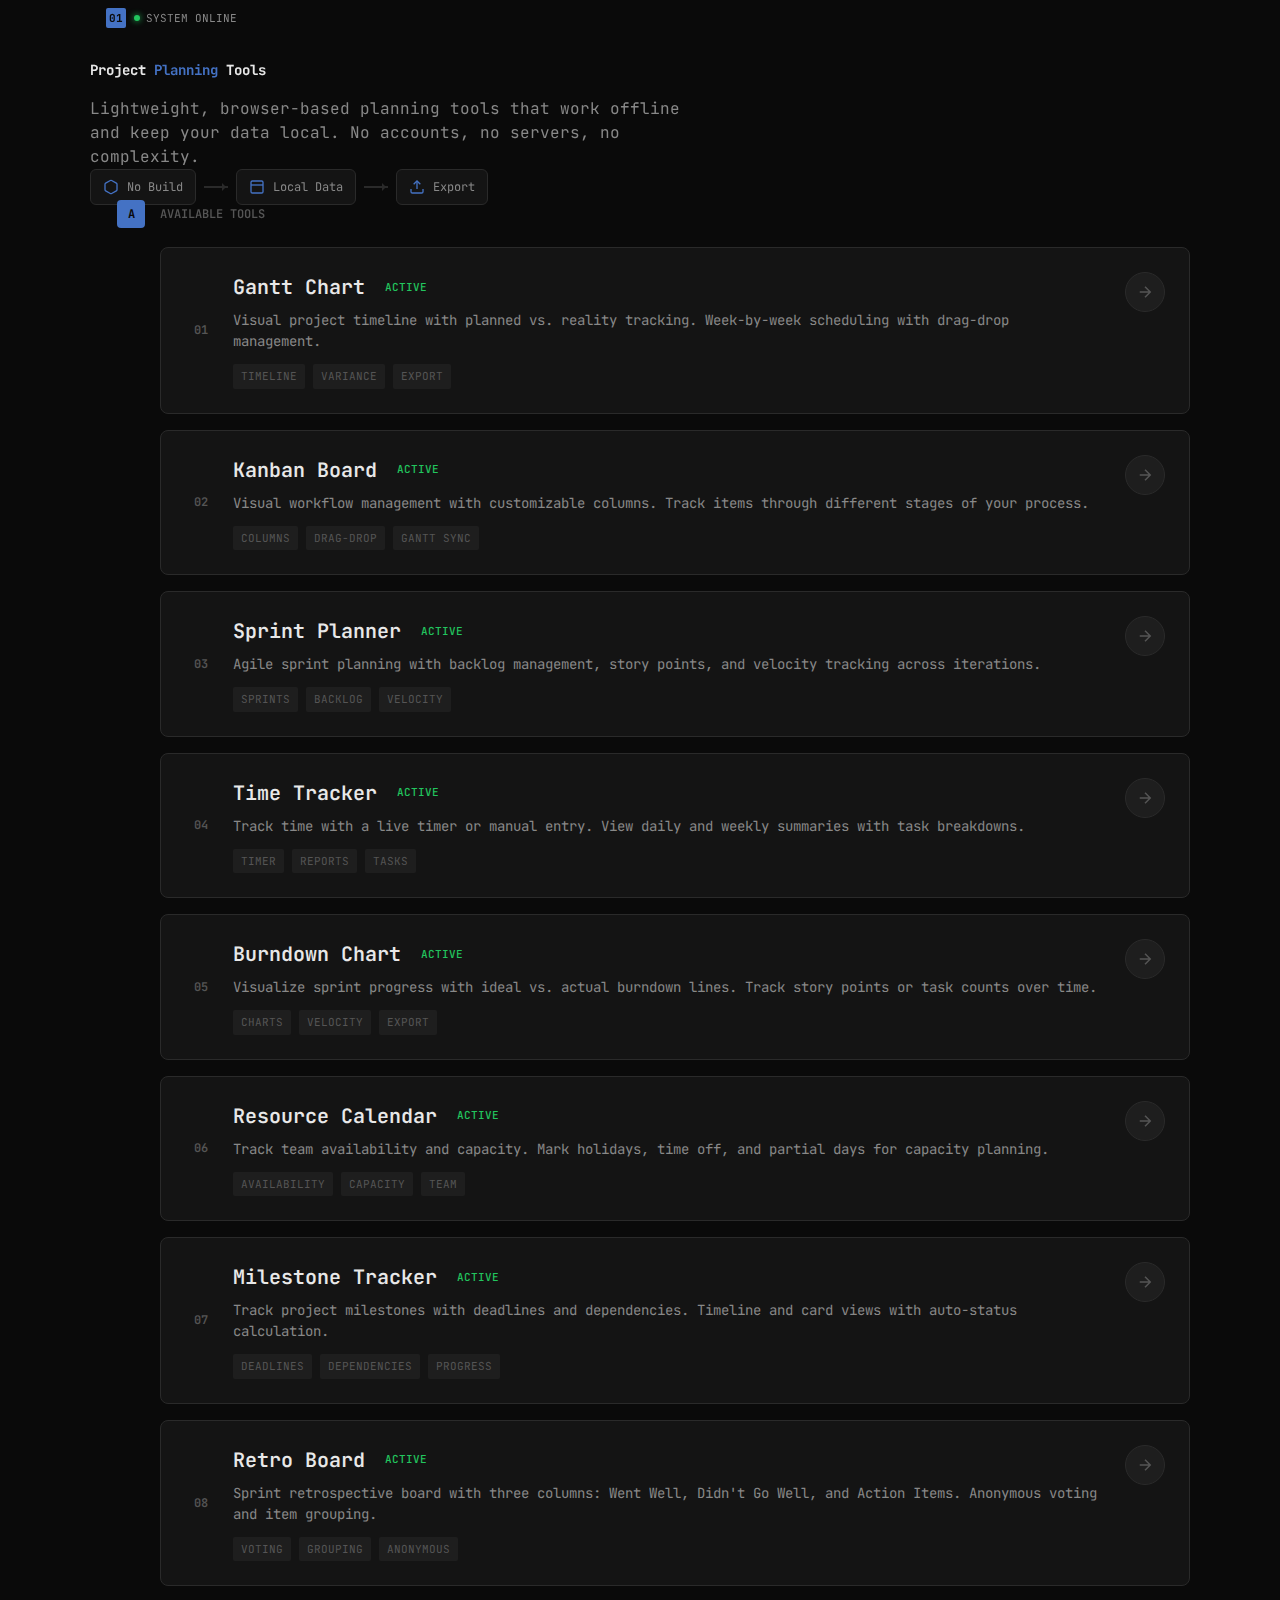
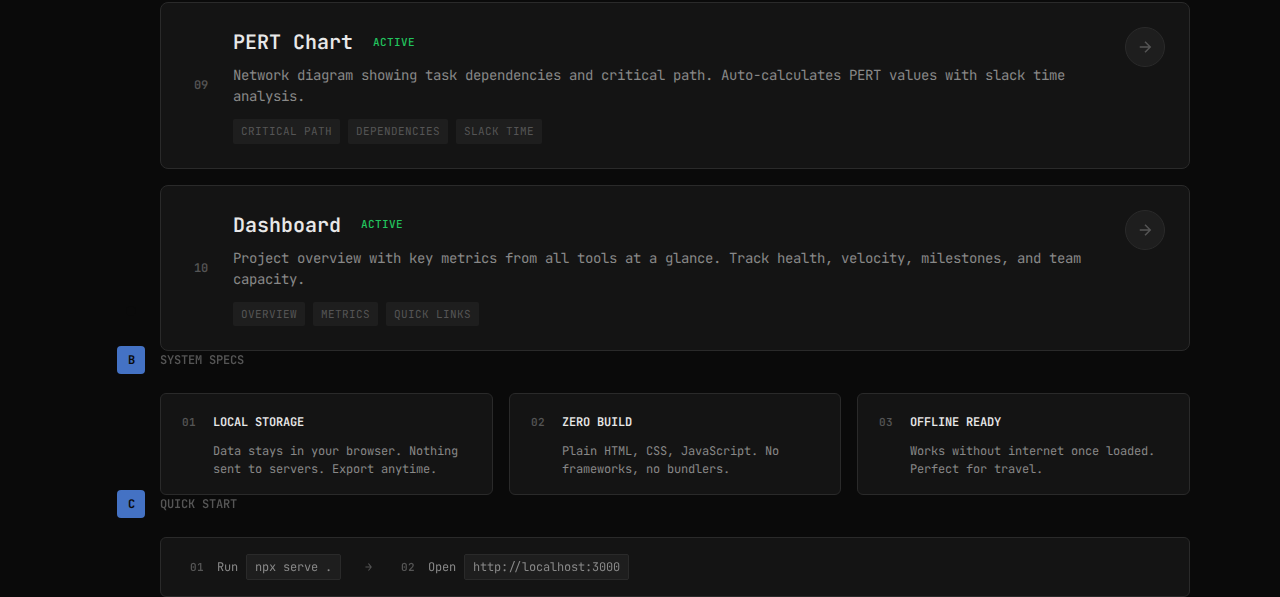
<file: index.html>
<!DOCTYPE html>
<html lang="en">
<head>
  <meta charset="UTF-8">
  <meta name="viewport" content="width=device-width, initial-scale=1.0">
  <title>Project Planning Tools</title>
  <link rel="icon" type="image/svg+xml" href="favicon.svg">

  <!-- Description -->
  <meta name="description" content="Free, offline-first planning tools: Gantt charts, Kanban boards, Sprint planning, Burndown charts & more. No account required — data stays in your browser.">

  <!-- Open Graph -->
  <meta property="og:type" content="website">
  <meta property="og:url" content="https://project.bissbert.ch/">
  <meta property="og:title" content="Project Planning Tools — Gantt, Kanban, Sprint & More">
  <meta property="og:description" content="Free, offline-first planning tools: Gantt charts, Kanban boards, Sprint planning, Burndown charts & more. No account required — data stays in your browser.">
  <meta property="og:image" content="https://project.bissbert.ch/og-image.png">

  <!-- Twitter Card -->
  <meta name="twitter:card" content="summary_large_image">
  <meta name="twitter:title" content="Project Planning Tools — Gantt, Kanban, Sprint & More">
  <meta name="twitter:description" content="Free, offline-first planning tools: Gantt charts, Kanban boards, Sprint planning, Burndown charts & more. No account required — data stays in your browser.">
  <meta name="twitter:image" content="https://project.bissbert.ch/og-image.png">

  <!-- PWA & iOS -->
  <link rel="manifest" href="/manifest.json">
  <meta name="theme-color" content="#a78bfa">
  <link rel="apple-touch-icon" href="/apple-touch-icon.png">

  <!-- Google Fonts -->
  <link rel="preconnect" href="https://fonts.googleapis.com">
  <link rel="preconnect" href="https://fonts.gstatic.com" crossorigin>
  <link href="https://fonts.googleapis.com/css2?family=JetBrains+Mono:wght@300;400;500;600;700&display=swap" rel="stylesheet">

  <!-- Shared CSS -->
  <link rel="stylesheet" href="shared/css/tokens.css">
  <link rel="stylesheet" href="shared/css/base.css">
  <link rel="stylesheet" href="shared/css/buttons.css">

  <style>
    /* ========== ASSEMBLY LINE LANDING PAGE ========== */

    /* Background with subtle conveyor track lines */
    .landing-bg {
      position: fixed;
      inset: 0;
      overflow: hidden;
      pointer-events: none;
      z-index: -1;
    }

    /* Horizontal track lines */
    .landing-bg::before {
      content: '';
      position: absolute;
      inset: 0;
      background-image: repeating-linear-gradient(
        0deg,
        transparent,
        transparent 80px,
        var(--track-color) 80px,
        var(--track-color) 81px
      );
      opacity: 0.5;
    }

    /* Gradient overlay */
    .landing-bg::after {
      content: '';
      position: absolute;
      inset: 0;
      background:
        radial-gradient(ellipse 60% 40% at 50% 0%, var(--accent-subtle), transparent 70%),
        linear-gradient(180deg, transparent 0%, var(--bg-primary) 100%);
    }

    /* Main container */
    .landing {
      max-width: 1100px;
      margin: 0 auto;
      padding: var(--spacing-4xl) var(--spacing-xl);
      position: relative;
    }

    /* Hero section */
    .hero {
      margin-bottom: var(--spacing-4xl);
      position: relative;
    }

    /* Station number badge */
    .station-badge {
      display: inline-flex;
      align-items: center;
      gap: var(--spacing-sm);
      padding: var(--spacing-sm) var(--spacing-lg);
      background: var(--station-bg);
      border: 1px solid var(--station-border);
      border-radius: var(--radius-md);
      font-size: var(--font-xs);
      text-transform: uppercase;
      letter-spacing: var(--tracking-wider);
      color: var(--text-secondary);
      margin-bottom: var(--spacing-xl);
    }

    .station-badge__number {
      display: inline-flex;
      align-items: center;
      justify-content: center;
      width: 20px;
      height: 20px;
      background: var(--accent);
      color: var(--bg-primary);
      border-radius: var(--radius-sm);
      font-weight: 700;
      font-size: var(--font-xs);
    }

    .station-badge__status {
      display: flex;
      align-items: center;
      gap: 6px;
    }

    .station-badge__status::before {
      content: '';
      width: 6px;
      height: 6px;
      background: var(--status-success);
      border-radius: 50%;
      box-shadow: 0 0 6px var(--status-success);
    }

    .hero h1 {
      font-size: clamp(var(--font-3xl), 5vw, var(--font-4xl));
      font-weight: 700;
      letter-spacing: var(--tracking-tight);
      line-height: var(--leading-tight);
      margin-bottom: var(--spacing-lg);
    }

    .hero h1 .highlight {
      color: var(--accent);
    }

    .hero-description {
      font-size: var(--font-lg);
      color: var(--text-secondary);
      line-height: var(--leading-relaxed);
      max-width: 600px;
      margin-bottom: var(--spacing-2xl);
    }

    /* Process indicators */
    .process-flow {
      display: flex;
      align-items: center;
      gap: var(--spacing-sm);
    }

    .process-step {
      display: flex;
      align-items: center;
      gap: var(--spacing-sm);
      padding: var(--spacing-sm) var(--spacing-md);
      background: var(--bg-secondary);
      border: 1px solid var(--border);
      border-radius: var(--radius-lg);
      font-size: var(--font-sm);
      color: var(--text-secondary);
    }

    .process-step__icon {
      width: 16px;
      height: 16px;
      color: var(--accent);
    }

    .process-connector {
      width: 24px;
      height: 2px;
      background: var(--border);
      position: relative;
    }

    .process-connector::after {
      content: '';
      position: absolute;
      right: -2px;
      top: -3px;
      border: 4px solid transparent;
      border-left-color: var(--border);
    }

    /* Tools section with track line */
    .tools-section {
      margin-bottom: var(--spacing-4xl);
      position: relative;
    }

    /* Track line running through cards */
    .track-line {
      position: absolute;
      left: 40px;
      top: 60px;
      bottom: 40px;
      width: 2px;
      background: var(--track-color);
    }

    .track-line::after {
      content: '';
      position: absolute;
      left: -4px;
      bottom: -5px;
      width: 10px;
      height: 10px;
      background: var(--bg-primary);
      border: 2px solid var(--track-color);
      border-radius: 50%;
    }

    .section-header {
      display: flex;
      align-items: center;
      gap: var(--spacing-lg);
      margin-bottom: var(--spacing-xl);
      padding-left: 70px;
    }

    .section-header__badge {
      display: flex;
      align-items: center;
      justify-content: center;
      width: 28px;
      height: 28px;
      background: var(--accent);
      color: var(--bg-primary);
      border-radius: var(--radius-md);
      font-weight: 700;
      font-size: var(--font-sm);
      position: absolute;
      left: 27px;
    }

    .section-header h2 {
      font-size: var(--font-sm);
      font-weight: 600;
      text-transform: uppercase;
      letter-spacing: var(--tracking-wider);
      color: var(--text-muted);
    }

    /* Tools grid */
    .tools-grid {
      display: flex;
      flex-direction: column;
      gap: var(--spacing-lg);
      padding-left: 70px;
    }

    /* Tool card - assembly station style */
    .tool-card {
      position: relative;
      background: var(--bg-secondary);
      border: 1px solid var(--border);
      border-radius: var(--radius-xl);
      padding: var(--spacing-xl);
      padding-left: calc(var(--spacing-xl) + 48px);
      text-decoration: none;
      color: inherit;
      transition:
        transform 0.15s var(--ease-snap),
        background 0.1s var(--ease-step-out),
        border-color 0.1s var(--ease-step-out),
        box-shadow 0.15s var(--ease-mechanical);
      display: block;
    }

    .tool-card::before {
      content: '';
      position: absolute;
      left: -36px;
      top: 50%;
      width: 34px;
      height: 2px;
      background: var(--track-color);
      transition: background 0.1s var(--ease-step-out);
    }

    .tool-card:hover::before {
      background: var(--accent);
    }

    .tool-card::after {
      content: '';
      position: absolute;
      left: 0;
      top: 0;
      bottom: 0;
      width: 4px;
      background: var(--accent);
      border-radius: var(--radius-xl) 0 0 var(--radius-xl);
      opacity: 0;
      transition: opacity 0.1s steps(1, end);
    }

    .tool-card:hover {
      border-color: var(--border-strong);
      background: var(--bg-elevated);
      transform: translateX(8px);
      box-shadow: var(--shadow-lg);
    }

    .tool-card:hover::after {
      opacity: 1;
    }

    .tool-card--disabled {
      opacity: 0.5;
      cursor: not-allowed;
    }

    .tool-card--disabled:hover {
      transform: none;
      background: var(--bg-secondary);
      box-shadow: none;
    }

    .tool-card--disabled:hover::after {
      opacity: 0;
    }

    /* Station number on card */
    .tool-card__station {
      position: absolute;
      left: var(--spacing-xl);
      top: 50%;
      transform: translateY(-50%);
      width: 32px;
      height: 32px;
      display: flex;
      align-items: center;
      justify-content: center;
      background: var(--station-bg);
      border: 1px solid var(--station-border);
      border-radius: var(--radius-md);
      font-weight: 600;
      font-size: var(--font-sm);
      color: var(--text-muted);
      transition:
        background 0.08s steps(1, end),
        border-color 0.08s steps(1, end),
        color 0.08s steps(1, end);
    }

    .tool-card:hover .tool-card__station {
      background: var(--accent);
      border-color: var(--accent);
      color: var(--bg-primary);
    }

    .tool-card--disabled:hover .tool-card__station {
      background: var(--station-bg);
      border-color: var(--station-border);
      color: var(--text-muted);
    }

    .tool-card__content {
      display: flex;
      justify-content: space-between;
      align-items: flex-start;
      gap: var(--spacing-xl);
    }

    .tool-card__main {
      flex: 1;
    }

    .tool-card__header {
      display: flex;
      align-items: center;
      gap: var(--spacing-md);
      margin-bottom: var(--spacing-sm);
    }

    .tool-card__title {
      font-size: var(--font-xl);
      font-weight: 600;
      letter-spacing: var(--tracking-tight);
    }

    .tool-card__status {
      font-size: var(--font-xs);
      text-transform: uppercase;
      letter-spacing: var(--tracking-wide);
      padding: var(--spacing-xs) var(--spacing-sm);
      border-radius: var(--radius-sm);
      font-weight: 500;
    }

    .tool-card__status--available {
      background: var(--status-success-subtle);
      color: var(--status-success);
    }

    .tool-card__status--coming {
      background: var(--status-warning-subtle);
      color: var(--status-warning);
    }

    .tool-card__description {
      font-size: var(--font-md);
      color: var(--text-secondary);
      line-height: var(--leading-relaxed);
      margin-bottom: var(--spacing-md);
    }

    .tool-card__features {
      display: flex;
      flex-wrap: wrap;
      gap: var(--spacing-sm);
    }

    .tool-card__feature {
      font-size: var(--font-xs);
      color: var(--text-muted);
      padding: var(--spacing-xs) var(--spacing-sm);
      background: var(--bg-tertiary);
      border-radius: var(--radius-sm);
      text-transform: uppercase;
      letter-spacing: var(--tracking-wide);
    }

    .tool-card__action {
      display: flex;
      align-items: center;
      justify-content: center;
      width: 40px;
      height: 40px;
      background: var(--bg-tertiary);
      border: 1px solid var(--border);
      border-radius: 50%;
      color: var(--text-muted);
      flex-shrink: 0;
      transition:
        background 0.08s steps(1, end),
        border-color 0.08s steps(1, end),
        color 0.08s steps(1, end),
        transform 0.12s var(--ease-snap);
    }

    .tool-card:hover .tool-card__action {
      background: var(--accent);
      border-color: var(--accent);
      color: var(--bg-primary);
      transform: translateX(2px);
    }

    .tool-card--disabled .tool-card__action {
      display: none;
    }

    /* Specs section - assembly line style */
    .specs-section {
      margin-bottom: var(--spacing-4xl);
      position: relative;
    }

    .specs-grid {
      display: grid;
      grid-template-columns: repeat(3, 1fr);
      gap: var(--spacing-lg);
      padding-left: 70px;
    }

    .spec-card {
      padding: var(--spacing-lg);
      background: var(--bg-secondary);
      border: 1px solid var(--border);
      border-radius: var(--radius-lg);
      position: relative;
    }

    .spec-card__header {
      display: flex;
      align-items: center;
      gap: var(--spacing-md);
      margin-bottom: var(--spacing-sm);
    }

    .spec-card__number {
      display: flex;
      align-items: center;
      justify-content: center;
      width: 24px;
      height: 24px;
      background: var(--station-bg);
      border: 1px solid var(--station-border);
      border-radius: var(--radius-sm);
      font-size: var(--font-xs);
      font-weight: 600;
      color: var(--text-muted);
    }

    .spec-card__title {
      font-size: var(--font-sm);
      font-weight: 600;
      text-transform: uppercase;
      letter-spacing: var(--tracking-wide);
      color: var(--text-primary);
    }

    .spec-card__text {
      font-size: var(--font-sm);
      color: var(--text-secondary);
      line-height: var(--leading-relaxed);
      padding-left: 36px;
    }

    /* Quick start section */
    .quickstart-section {
      margin-bottom: var(--spacing-4xl);
      position: relative;
    }

    .quickstart-content {
      padding-left: 70px;
    }

    .quickstart-card {
      display: flex;
      align-items: center;
      gap: var(--spacing-xl);
      padding: var(--spacing-lg) var(--spacing-xl);
      background: var(--bg-secondary);
      border: 1px solid var(--border);
      border-radius: var(--radius-lg);
      font-size: var(--font-sm);
      color: var(--text-secondary);
    }

    .quickstart-card code {
      background: var(--bg-tertiary);
      padding: 3px 8px;
      border-radius: var(--radius-sm);
      font-family: inherit;
      color: var(--accent-bright);
      border: 1px solid var(--border);
    }

    .quickstart-card__step {
      display: flex;
      align-items: center;
      gap: var(--spacing-sm);
    }

    .quickstart-card__number {
      display: flex;
      align-items: center;
      justify-content: center;
      width: 24px;
      height: 24px;
      background: var(--station-bg);
      border: 1px solid var(--station-border);
      border-radius: var(--radius-sm);
      font-size: var(--font-xs);
      font-weight: 600;
      color: var(--text-muted);
    }

    .quickstart-card__arrow {
      color: var(--text-muted);
    }

    /* Responsive */
    @media (max-width: 900px) {
      .specs-grid {
        grid-template-columns: 1fr;
        padding-left: 0;
      }
    }

    @media (max-width: 640px) {
      .landing {
        padding: var(--spacing-2xl) var(--spacing-lg);
      }

      .track-line {
        display: none;
      }

      .section-header {
        padding-left: 0;
      }

      .section-header__badge {
        position: static;
      }

      .tools-grid {
        padding-left: 0;
      }

      .tool-card {
        padding-left: var(--spacing-xl);
      }

      .tool-card::before {
        display: none;
      }

      .tool-card__station {
        display: none;
      }

      .process-flow {
        flex-wrap: wrap;
      }

      .process-connector {
        display: none;
      }

      .quickstart-content {
        padding-left: 0;
      }

      .quickstart-card {
        flex-direction: column;
        align-items: flex-start;
        gap: var(--spacing-md);
      }

      .quickstart-card__arrow {
        display: none;
      }
    }
  </style>
</head>
<body>
  <!-- Background -->
  <div class="landing-bg"></div>

  <div class="landing">
    <!-- Hero -->
    <header class="hero">
      <div class="station-badge">
        <span class="station-badge__number">01</span>
        <span class="station-badge__status">System Online</span>
      </div>
      <h1>Project <span class="highlight">Planning</span> Tools</h1>
      <p class="hero-description">
        Lightweight, browser-based planning tools that work offline and keep your data local. No accounts, no servers, no complexity.
      </p>
      <div class="process-flow">
        <div class="process-step">
          <svg class="process-step__icon" viewBox="0 0 24 24" fill="none" stroke="currentColor" stroke-width="2">
            <path d="M21 16V8a2 2 0 0 0-1-1.73l-7-4a2 2 0 0 0-2 0l-7 4A2 2 0 0 0 3 8v8a2 2 0 0 0 1 1.73l7 4a2 2 0 0 0 2 0l7-4A2 2 0 0 0 21 16z"/>
          </svg>
          <span>No Build</span>
        </div>
        <div class="process-connector"></div>
        <div class="process-step">
          <svg class="process-step__icon" viewBox="0 0 24 24" fill="none" stroke="currentColor" stroke-width="2">
            <rect x="3" y="3" width="18" height="18" rx="2"/>
            <path d="M3 9h18"/>
          </svg>
          <span>Local Data</span>
        </div>
        <div class="process-connector"></div>
        <div class="process-step">
          <svg class="process-step__icon" viewBox="0 0 24 24" fill="none" stroke="currentColor" stroke-width="2">
            <path d="M21 15v4a2 2 0 0 1-2 2H5a2 2 0 0 1-2-2v-4"/>
            <polyline points="17 8 12 3 7 8"/>
            <line x1="12" y1="3" x2="12" y2="15"/>
          </svg>
          <span>Export</span>
        </div>
      </div>
    </header>

    <!-- Tools Section -->
    <section class="tools-section">
      <div class="track-line"></div>

      <div class="section-header">
        <span class="section-header__badge">A</span>
        <h2>Available Tools</h2>
      </div>

      <div class="tools-grid">
        <!-- Gantt Chart -->
        <a href="tools/gantt/index.html" class="tool-card">
          <div class="tool-card__station">01</div>
          <div class="tool-card__content">
            <div class="tool-card__main">
              <div class="tool-card__header">
                <h3 class="tool-card__title">Gantt Chart</h3>
                <span class="tool-card__status tool-card__status--available">Active</span>
              </div>
              <p class="tool-card__description">
                Visual project timeline with planned vs. reality tracking. Week-by-week scheduling with drag-drop management.
              </p>
              <div class="tool-card__features">
                <span class="tool-card__feature">Timeline</span>
                <span class="tool-card__feature">Variance</span>
                <span class="tool-card__feature">Export</span>
              </div>
            </div>
            <div class="tool-card__action">
              <svg width="18" height="18" viewBox="0 0 24 24" fill="none" stroke="currentColor" stroke-width="2">
                <path d="M5 12h14M12 5l7 7-7 7"/>
              </svg>
            </div>
          </div>
        </a>

        <!-- Kanban Board -->
        <a href="tools/kanban/index.html" class="tool-card">
          <div class="tool-card__station">02</div>
          <div class="tool-card__content">
            <div class="tool-card__main">
              <div class="tool-card__header">
                <h3 class="tool-card__title">Kanban Board</h3>
                <span class="tool-card__status tool-card__status--available">Active</span>
              </div>
              <p class="tool-card__description">
                Visual workflow management with customizable columns. Track items through different stages of your process.
              </p>
              <div class="tool-card__features">
                <span class="tool-card__feature">Columns</span>
                <span class="tool-card__feature">Drag-Drop</span>
                <span class="tool-card__feature">Gantt Sync</span>
              </div>
            </div>
            <div class="tool-card__action">
              <svg width="18" height="18" viewBox="0 0 24 24" fill="none" stroke="currentColor" stroke-width="2">
                <path d="M5 12h14M12 5l7 7-7 7"/>
              </svg>
            </div>
          </div>
        </a>

        <!-- Sprint Planner -->
        <a href="tools/sprint/index.html" class="tool-card">
          <div class="tool-card__station">03</div>
          <div class="tool-card__content">
            <div class="tool-card__main">
              <div class="tool-card__header">
                <h3 class="tool-card__title">Sprint Planner</h3>
                <span class="tool-card__status tool-card__status--available">Active</span>
              </div>
              <p class="tool-card__description">
                Agile sprint planning with backlog management, story points, and velocity tracking across iterations.
              </p>
              <div class="tool-card__features">
                <span class="tool-card__feature">Sprints</span>
                <span class="tool-card__feature">Backlog</span>
                <span class="tool-card__feature">Velocity</span>
              </div>
            </div>
            <div class="tool-card__action">
              <svg width="18" height="18" viewBox="0 0 24 24" fill="none" stroke="currentColor" stroke-width="2">
                <path d="M5 12h14M12 5l7 7-7 7"/>
              </svg>
            </div>
          </div>
        </a>

        <!-- Time Tracker -->
        <a href="tools/time-tracker/index.html" class="tool-card">
          <div class="tool-card__station">04</div>
          <div class="tool-card__content">
            <div class="tool-card__main">
              <div class="tool-card__header">
                <h3 class="tool-card__title">Time Tracker</h3>
                <span class="tool-card__status tool-card__status--available">Active</span>
              </div>
              <p class="tool-card__description">
                Track time with a live timer or manual entry. View daily and weekly summaries with task breakdowns.
              </p>
              <div class="tool-card__features">
                <span class="tool-card__feature">Timer</span>
                <span class="tool-card__feature">Reports</span>
                <span class="tool-card__feature">Tasks</span>
              </div>
            </div>
            <div class="tool-card__action">
              <svg width="18" height="18" viewBox="0 0 24 24" fill="none" stroke="currentColor" stroke-width="2">
                <path d="M5 12h14M12 5l7 7-7 7"/>
              </svg>
            </div>
          </div>
        </a>

        <!-- Burndown Chart -->
        <a href="tools/burndown/index.html" class="tool-card">
          <div class="tool-card__station">05</div>
          <div class="tool-card__content">
            <div class="tool-card__main">
              <div class="tool-card__header">
                <h3 class="tool-card__title">Burndown Chart</h3>
                <span class="tool-card__status tool-card__status--available">Active</span>
              </div>
              <p class="tool-card__description">
                Visualize sprint progress with ideal vs. actual burndown lines. Track story points or task counts over time.
              </p>
              <div class="tool-card__features">
                <span class="tool-card__feature">Charts</span>
                <span class="tool-card__feature">Velocity</span>
                <span class="tool-card__feature">Export</span>
              </div>
            </div>
            <div class="tool-card__action">
              <svg width="18" height="18" viewBox="0 0 24 24" fill="none" stroke="currentColor" stroke-width="2">
                <path d="M5 12h14M12 5l7 7-7 7"/>
              </svg>
            </div>
          </div>
        </a>

        <!-- Resource Calendar -->
        <a href="tools/resource-calendar/index.html" class="tool-card">
          <div class="tool-card__station">06</div>
          <div class="tool-card__content">
            <div class="tool-card__main">
              <div class="tool-card__header">
                <h3 class="tool-card__title">Resource Calendar</h3>
                <span class="tool-card__status tool-card__status--available">Active</span>
              </div>
              <p class="tool-card__description">
                Track team availability and capacity. Mark holidays, time off, and partial days for capacity planning.
              </p>
              <div class="tool-card__features">
                <span class="tool-card__feature">Availability</span>
                <span class="tool-card__feature">Capacity</span>
                <span class="tool-card__feature">Team</span>
              </div>
            </div>
            <div class="tool-card__action">
              <svg width="18" height="18" viewBox="0 0 24 24" fill="none" stroke="currentColor" stroke-width="2">
                <path d="M5 12h14M12 5l7 7-7 7"/>
              </svg>
            </div>
          </div>
        </a>

        <!-- Milestone Tracker -->
        <a href="tools/milestone-tracker/index.html" class="tool-card">
          <div class="tool-card__station">07</div>
          <div class="tool-card__content">
            <div class="tool-card__main">
              <div class="tool-card__header">
                <h3 class="tool-card__title">Milestone Tracker</h3>
                <span class="tool-card__status tool-card__status--available">Active</span>
              </div>
              <p class="tool-card__description">
                Track project milestones with deadlines and dependencies. Timeline and card views with auto-status calculation.
              </p>
              <div class="tool-card__features">
                <span class="tool-card__feature">Deadlines</span>
                <span class="tool-card__feature">Dependencies</span>
                <span class="tool-card__feature">Progress</span>
              </div>
            </div>
            <div class="tool-card__action">
              <svg width="18" height="18" viewBox="0 0 24 24" fill="none" stroke="currentColor" stroke-width="2">
                <path d="M5 12h14M12 5l7 7-7 7"/>
              </svg>
            </div>
          </div>
        </a>

        <!-- Retrospective Board -->
        <a href="tools/retrospective/index.html" class="tool-card">
          <div class="tool-card__station">08</div>
          <div class="tool-card__content">
            <div class="tool-card__main">
              <div class="tool-card__header">
                <h3 class="tool-card__title">Retro Board</h3>
                <span class="tool-card__status tool-card__status--available">Active</span>
              </div>
              <p class="tool-card__description">
                Sprint retrospective board with three columns: Went Well, Didn't Go Well, and Action Items. Anonymous voting and item grouping.
              </p>
              <div class="tool-card__features">
                <span class="tool-card__feature">Voting</span>
                <span class="tool-card__feature">Grouping</span>
                <span class="tool-card__feature">Anonymous</span>
              </div>
            </div>
            <div class="tool-card__action">
              <svg width="18" height="18" viewBox="0 0 24 24" fill="none" stroke="currentColor" stroke-width="2">
                <path d="M5 12h14M12 5l7 7-7 7"/>
              </svg>
            </div>
          </div>
        </a>

        <!-- PERT Chart -->
        <a href="tools/pert/index.html" class="tool-card">
          <div class="tool-card__station">09</div>
          <div class="tool-card__content">
            <div class="tool-card__main">
              <div class="tool-card__header">
                <h3 class="tool-card__title">PERT Chart</h3>
                <span class="tool-card__status tool-card__status--available">Active</span>
              </div>
              <p class="tool-card__description">
                Network diagram showing task dependencies and critical path. Auto-calculates PERT values with slack time analysis.
              </p>
              <div class="tool-card__features">
                <span class="tool-card__feature">Critical Path</span>
                <span class="tool-card__feature">Dependencies</span>
                <span class="tool-card__feature">Slack Time</span>
              </div>
            </div>
            <div class="tool-card__action">
              <svg width="18" height="18" viewBox="0 0 24 24" fill="none" stroke="currentColor" stroke-width="2">
                <path d="M5 12h14M12 5l7 7-7 7"/>
              </svg>
            </div>
          </div>
        </a>

        <!-- Dashboard -->
        <a href="tools/dashboard/index.html" class="tool-card">
          <div class="tool-card__station">10</div>
          <div class="tool-card__content">
            <div class="tool-card__main">
              <div class="tool-card__header">
                <h3 class="tool-card__title">Dashboard</h3>
                <span class="tool-card__status tool-card__status--available">Active</span>
              </div>
              <p class="tool-card__description">
                Project overview with key metrics from all tools at a glance. Track health, velocity, milestones, and team capacity.
              </p>
              <div class="tool-card__features">
                <span class="tool-card__feature">Overview</span>
                <span class="tool-card__feature">Metrics</span>
                <span class="tool-card__feature">Quick Links</span>
              </div>
            </div>
            <div class="tool-card__action">
              <svg width="18" height="18" viewBox="0 0 24 24" fill="none" stroke="currentColor" stroke-width="2">
                <path d="M5 12h14M12 5l7 7-7 7"/>
              </svg>
            </div>
          </div>
        </a>
      </div>
    </section>

    <!-- Specs Section -->
    <section class="specs-section">
      <div class="section-header">
        <span class="section-header__badge">B</span>
        <h2>System Specs</h2>
      </div>

      <div class="specs-grid">
        <div class="spec-card">
          <div class="spec-card__header">
            <span class="spec-card__number">01</span>
            <h3 class="spec-card__title">Local Storage</h3>
          </div>
          <p class="spec-card__text">Data stays in your browser. Nothing sent to servers. Export anytime.</p>
        </div>

        <div class="spec-card">
          <div class="spec-card__header">
            <span class="spec-card__number">02</span>
            <h3 class="spec-card__title">Zero Build</h3>
          </div>
          <p class="spec-card__text">Plain HTML, CSS, JavaScript. No frameworks, no bundlers.</p>
        </div>

        <div class="spec-card">
          <div class="spec-card__header">
            <span class="spec-card__number">03</span>
            <h3 class="spec-card__title">Offline Ready</h3>
          </div>
          <p class="spec-card__text">Works without internet once loaded. Perfect for travel.</p>
        </div>
      </div>
    </section>

    <!-- Quick Start Section -->
    <section class="quickstart-section">
      <div class="section-header">
        <span class="section-header__badge">C</span>
        <h2>Quick Start</h2>
      </div>

      <div class="quickstart-content">
        <div class="quickstart-card">
          <div class="quickstart-card__step">
            <span class="quickstart-card__number">01</span>
            <span>Run</span>
            <code>npx serve .</code>
          </div>
          <span class="quickstart-card__arrow">&rarr;</span>
          <div class="quickstart-card__step">
            <span class="quickstart-card__number">02</span>
            <span>Open</span>
            <code>http://localhost:3000</code>
          </div>
        </div>
      </div>
    </section>
  </div>
</body>
</html>
</file>
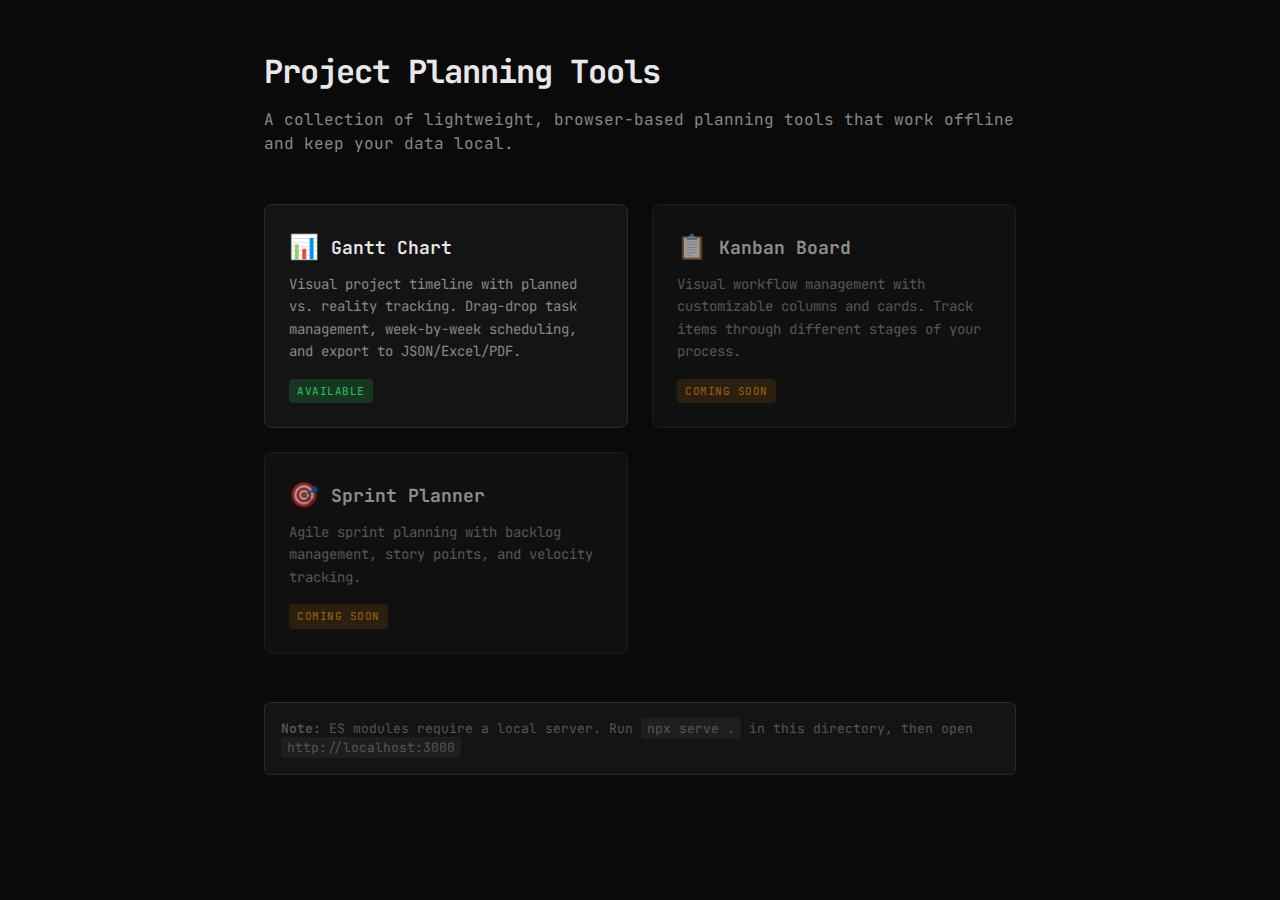
<file: project-planning-tools/index.html>
<!DOCTYPE html>
<html lang="en">
<head>
  <meta charset="UTF-8">
  <meta name="viewport" content="width=device-width, initial-scale=1.0">
  <title>Project Planning Tools</title>

  <!-- Google Fonts -->
  <link rel="preconnect" href="https://fonts.googleapis.com">
  <link rel="preconnect" href="https://fonts.gstatic.com" crossorigin>
  <link href="https://fonts.googleapis.com/css2?family=JetBrains+Mono:wght@400;500;600;700&display=swap" rel="stylesheet">

  <!-- Shared CSS -->
  <link rel="stylesheet" href="shared/css/tokens.css">
  <link rel="stylesheet" href="shared/css/base.css">
  <link rel="stylesheet" href="shared/css/buttons.css">

  <style>
    .landing {
      max-width: 800px;
      margin: 0 auto;
      padding: 48px 24px;
    }

    .landing h1 {
      font-size: 32px;
      font-weight: 700;
      margin-bottom: 12px;
      letter-spacing: -1px;
    }

    .landing p {
      color: var(--text-secondary);
      font-size: 16px;
      margin-bottom: 48px;
    }

    .tools-grid {
      display: grid;
      grid-template-columns: repeat(auto-fit, minmax(280px, 1fr));
      gap: 24px;
    }

    .tool-card {
      background: var(--bg-secondary);
      border: 1px solid var(--border);
      border-radius: 8px;
      padding: 24px;
      text-decoration: none;
      color: inherit;
      transition: all 0.2s ease;
    }

    .tool-card:hover {
      background: var(--bg-tertiary);
      border-color: var(--planning);
      transform: translateY(-2px);
    }

    .tool-card h2 {
      font-size: 18px;
      font-weight: 600;
      margin-bottom: 8px;
      display: flex;
      align-items: center;
      gap: 12px;
    }

    .tool-card h2 .icon {
      font-size: 24px;
    }

    .tool-card p {
      font-size: 14px;
      color: var(--text-secondary);
      margin-bottom: 16px;
      line-height: 1.6;
    }

    .tool-card .tag {
      display: inline-block;
      font-size: 11px;
      text-transform: uppercase;
      letter-spacing: 0.5px;
      padding: 4px 8px;
      background: var(--bg-tertiary);
      border-radius: 4px;
      color: var(--text-muted);
    }

    .tool-card .tag--available {
      background: rgba(34, 197, 94, 0.2);
      color: #22c55e;
    }

    .tool-card .tag--coming {
      background: rgba(245, 158, 11, 0.2);
      color: #f59e0b;
    }

    .note {
      margin-top: 48px;
      padding: 16px;
      background: var(--bg-secondary);
      border: 1px solid var(--border);
      border-radius: 6px;
      font-size: 13px;
      color: var(--text-muted);
    }

    .note code {
      background: var(--bg-tertiary);
      padding: 2px 6px;
      border-radius: 3px;
      font-family: inherit;
    }
  </style>
</head>
<body>
  <div class="landing">
    <h1>Project Planning Tools</h1>
    <p>A collection of lightweight, browser-based planning tools that work offline and keep your data local.</p>

    <div class="tools-grid">
      <a href="tools/gantt/index.html" class="tool-card">
        <h2>
          <span class="icon">📊</span>
          Gantt Chart
        </h2>
        <p>
          Visual project timeline with planned vs. reality tracking.
          Drag-drop task management, week-by-week scheduling, and export to JSON/Excel/PDF.
        </p>
        <span class="tag tag--available">Available</span>
      </a>

      <div class="tool-card" style="opacity: 0.6; cursor: not-allowed;">
        <h2>
          <span class="icon">📋</span>
          Kanban Board
        </h2>
        <p>
          Visual workflow management with customizable columns and cards.
          Track items through different stages of your process.
        </p>
        <span class="tag tag--coming">Coming Soon</span>
      </div>

      <div class="tool-card" style="opacity: 0.6; cursor: not-allowed;">
        <h2>
          <span class="icon">🎯</span>
          Sprint Planner
        </h2>
        <p>
          Agile sprint planning with backlog management, story points, and velocity tracking.
        </p>
        <span class="tag tag--coming">Coming Soon</span>
      </div>
    </div>

    <div class="note">
      <strong>Note:</strong> ES modules require a local server. Run <code>npx serve .</code> in this directory, then open <code>http://localhost:3000</code>
    </div>
  </div>
</body>
</html>
</file>
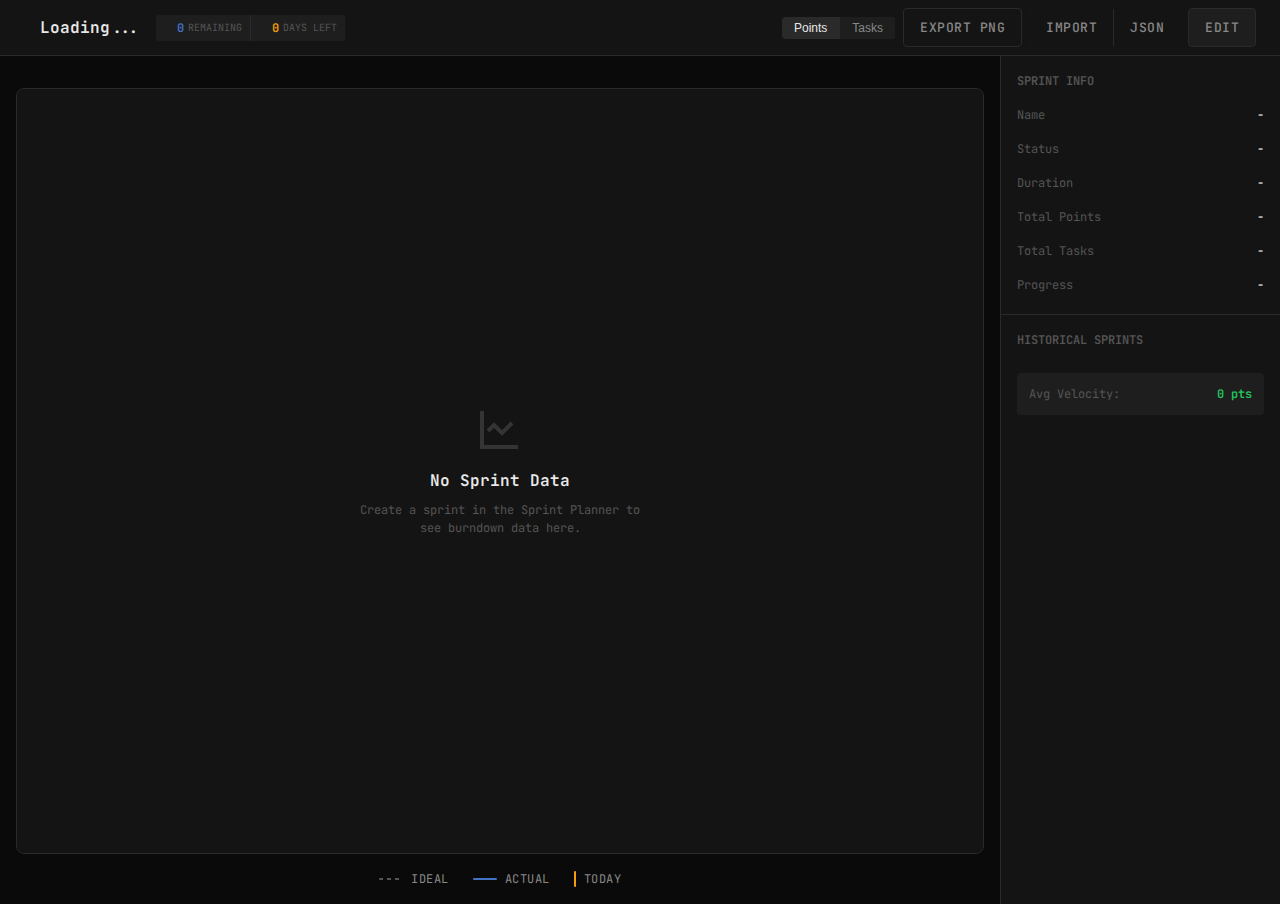
<file: tools/burndown/index.html>
<!DOCTYPE html>
<html lang="en">
<head>
  <meta charset="UTF-8">
  <meta name="viewport" content="width=device-width, initial-scale=1.0">
  <base href="/tools/burndown/">
  <title>Burndown Chart - Project Planning Tools</title>
  <link rel="icon" type="image/svg+xml" href="../../favicon.svg">

  <!-- Google Fonts -->
  <link rel="preconnect" href="https://fonts.googleapis.com">
  <link rel="preconnect" href="https://fonts.gstatic.com" crossorigin>
  <link href="https://fonts.googleapis.com/css2?family=JetBrains+Mono:wght@400;500;600;700&display=swap" rel="stylesheet">

  <!-- Shared CSS (load order matters) -->
  <link rel="stylesheet" href="../../shared/css/tokens.css">
  <link rel="stylesheet" href="../../shared/css/base.css">
  <link rel="stylesheet" href="../../shared/css/buttons.css">
  <link rel="stylesheet" href="../../shared/css/forms.css">
  <link rel="stylesheet" href="../../shared/css/modals.css">
  <link rel="stylesheet" href="../../shared/css/status.css">
  <link rel="stylesheet" href="../../shared/css/navigation.css">
  <link rel="stylesheet" href="../../shared/css/components.css">
  <link rel="stylesheet" href="../../shared/css/edit-mode.css">
  <link rel="stylesheet" href="../../shared/css/print.css">

  <!-- Burndown-specific CSS -->
  <link rel="stylesheet" href="css/burndown-layout.css">
  <link rel="stylesheet" href="css/burndown-chart.css">
  <link rel="stylesheet" href="css/burndown-edit.css">
  <link rel="stylesheet" href="css/burndown-print.css">
</head>
<body>
  <div class="edit-mode-banner">Editing Mode</div>

  <header class="header">
    <div class="header-left">
      <nav class="nav-dropdown" data-current="burndown"></nav>
      <h1 id="projectTitle">Loading...</h1>
      <div class="stat-group">
        <div class="stat-item stat-item--remaining">
          <span class="stat-item__value" id="remainingPoints">0</span>
          <span class="stat-item__label">Remaining</span>
        </div>
        <div class="stat-item stat-item--days">
          <span class="stat-item__value" id="daysRemaining">0</span>
          <span class="stat-item__label">Days Left</span>
        </div>
      </div>
    </div>

    <div class="header-right">
      <div class="mode-toggle">
        <button class="mode-btn mode-btn--active" data-mode="points" id="modePoints">Points</button>
        <button class="mode-btn" data-mode="tasks" id="modeTasks">Tasks</button>
      </div>
      <button class="btn btn--ghost" onclick="exportChart()">Export PNG</button>
      <button class="btn edit-only" onclick="openSettings()">Settings</button>
      <input type="file" id="fileInput" accept=".json" style="display: none;">
      <div class="action-group">
        <button class="btn btn--ghost" onclick="importProject()">Import</button>
        <button class="btn btn--ghost" onclick="exportToJSON()">JSON</button>
      </div>
      <button class="btn btn--edit" onclick="toggleEditMode()" id="editToggle">Edit</button>
    </div>
  </header>

  <!-- Settings Modal -->
  <div class="modal-overlay" id="settingsModal">
    <div class="modal-panel">
      <div class="modal-header">
        <h2>Chart Settings</h2>
        <button class="modal-close" onclick="closeSettings()">&times;</button>
      </div>
      <div class="form-group">
        <label class="form-label">Project Title</label>
        <input type="text" class="form-input" id="settingsTitle">
      </div>
      <div style="display: flex; gap: 8px; margin-top: 20px;">
        <button class="btn btn--primary" onclick="saveSettings()">Save</button>
        <button class="btn" onclick="closeSettings()">Cancel</button>
      </div>
    </div>
  </div>

  <!-- Record Snapshot Modal -->
  <div class="modal-overlay" id="snapshotModal">
    <div class="modal-panel">
      <div class="modal-header">
        <h2>Record Progress</h2>
        <button class="modal-close" onclick="closeSnapshotModal()">&times;</button>
      </div>
      <div class="snapshot-info">
        <p>Record today's progress for the current sprint. This creates a data point on the burndown chart.</p>
        <div class="snapshot-preview" id="snapshotPreview">
          <div class="snapshot-preview__row">
            <span>Date:</span>
            <span id="snapshotDate">-</span>
          </div>
          <div class="snapshot-preview__row">
            <span>Remaining Points:</span>
            <span id="snapshotPoints">-</span>
          </div>
          <div class="snapshot-preview__row">
            <span>Remaining Tasks:</span>
            <span id="snapshotTasks">-</span>
          </div>
        </div>
      </div>
      <div style="display: flex; gap: 8px; margin-top: 20px;">
        <button class="btn btn--primary" onclick="recordSnapshot()">Record</button>
        <button class="btn" onclick="closeSnapshotModal()">Cancel</button>
      </div>
    </div>
  </div>

  <main class="burndown-container">
    <!-- Left: Chart Panel -->
    <section class="chart-panel">
      <!-- Sprint Selector -->
      <div class="sprint-selector" id="sprintSelector">
        <!-- Sprint buttons rendered here -->
      </div>

      <!-- Chart Area -->
      <div class="chart-wrapper">
        <svg class="burndown-chart" id="burndownChart">
          <!-- Chart rendered here -->
        </svg>
        <div class="chart-empty" id="chartEmpty">
          <div class="empty-state">
            <svg class="empty-state__icon" viewBox="0 0 24 24" fill="none" stroke="currentColor" stroke-width="2">
              <path d="M3 3v18h18"/>
              <path d="M18 9l-5 5-4-4-3 3"/>
            </svg>
            <h3 class="empty-state__title">No Sprint Data</h3>
            <p class="empty-state__text">Create a sprint in the Sprint Planner to see burndown data here.</p>
          </div>
        </div>
      </div>

      <!-- Legend -->
      <div class="chart-legend">
        <div class="legend-item">
          <span class="legend-line legend-line--ideal"></span>
          <span>Ideal</span>
        </div>
        <div class="legend-item">
          <span class="legend-line legend-line--actual"></span>
          <span>Actual</span>
        </div>
        <div class="legend-item">
          <span class="legend-marker legend-marker--today"></span>
          <span>Today</span>
        </div>
      </div>

      <!-- Edit Actions -->
      <div class="chart-actions edit-only">
        <button class="btn btn--primary" onclick="openSnapshotModal()">Record Progress</button>
        <button class="btn" onclick="openSettings()">Settings</button>
      </div>
    </section>

    <!-- Right: Sidebar -->
    <aside class="sidebar-panel">
      <div class="sidebar-section">
        <h3 class="sidebar-title">Sprint Info</h3>
        <div class="sprint-details" id="sprintDetails">
          <div class="sprint-detail">
            <span class="sprint-detail__label">Name</span>
            <span class="sprint-detail__value" id="detailName">-</span>
          </div>
          <div class="sprint-detail">
            <span class="sprint-detail__label">Status</span>
            <span class="sprint-detail__value" id="detailStatus">-</span>
          </div>
          <div class="sprint-detail">
            <span class="sprint-detail__label">Duration</span>
            <span class="sprint-detail__value" id="detailDuration">-</span>
          </div>
          <div class="sprint-detail">
            <span class="sprint-detail__label">Total Points</span>
            <span class="sprint-detail__value" id="detailTotalPoints">-</span>
          </div>
          <div class="sprint-detail">
            <span class="sprint-detail__label">Total Tasks</span>
            <span class="sprint-detail__value" id="detailTotalTasks">-</span>
          </div>
          <div class="sprint-detail">
            <span class="sprint-detail__label">Progress</span>
            <span class="sprint-detail__value" id="detailProgress">-</span>
          </div>
        </div>
      </div>

      <div class="sidebar-section">
        <h3 class="sidebar-title">Historical Sprints</h3>
        <div class="history-list" id="historyList">
          <!-- Historical sprints rendered here -->
        </div>
        <div class="velocity-summary" id="velocitySummary">
          <span class="velocity-label">Avg Velocity:</span>
          <span class="velocity-value" id="avgVelocity">0 pts</span>
        </div>
      </div>
    </aside>
  </main>

  <!-- Status indicator -->
  <div id="status" class="status"></div>

  <!-- Load app as ES module -->
  <script type="module" src="js/burndown-app.js"></script>
</body>
</html>
</file>
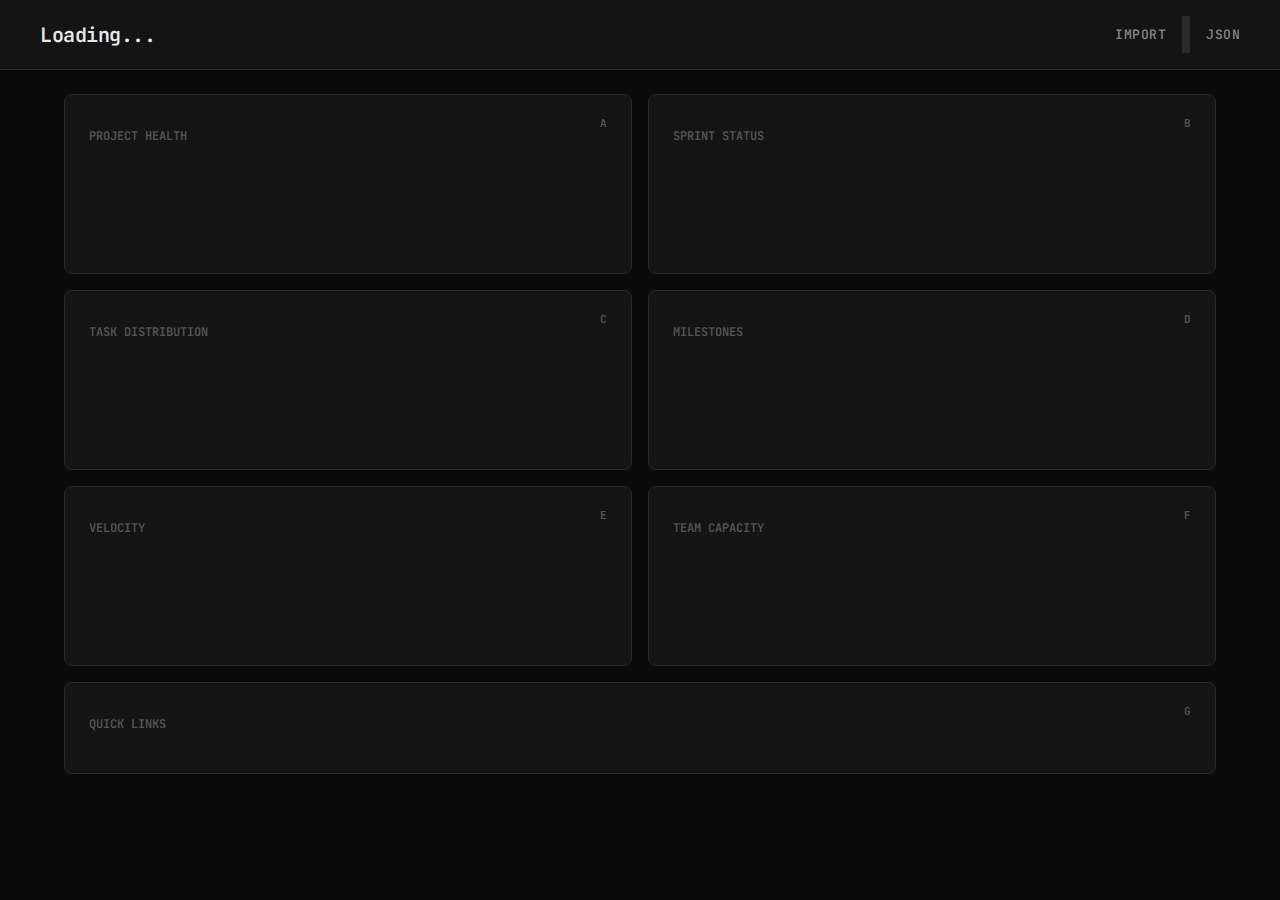
<file: tools/dashboard/index.html>
<!DOCTYPE html>
<html lang="en">
<head>
  <meta charset="UTF-8">
  <meta name="viewport" content="width=device-width, initial-scale=1.0">
  <base href="/tools/dashboard/">
  <title>Dashboard - Project Planning Tools</title>
  <link rel="icon" type="image/svg+xml" href="../../favicon.svg">

  <!-- Description -->
  <meta name="description" content="Offline-first project planning tools: Gantt charts, Kanban boards, Sprint planning, and more. No account required.">

  <!-- Open Graph -->
  <meta property="og:type" content="website">
  <meta property="og:url" content="https://project.bissbert.ch/">
  <meta property="og:title" content="Project Planning Tools">
  <meta property="og:description" content="Offline-first project planning tools: Gantt charts, Kanban boards, Sprint planning, and more.">
  <meta property="og:image" content="https://project.bissbert.ch/og-image.png">

  <!-- Twitter Card -->
  <meta name="twitter:card" content="summary_large_image">
  <meta name="twitter:title" content="Project Planning Tools">
  <meta name="twitter:description" content="Offline-first project planning tools: Gantt charts, Kanban boards, Sprint planning, and more.">
  <meta name="twitter:image" content="https://project.bissbert.ch/og-image.png">

  <!-- PWA & iOS -->
  <link rel="manifest" href="/manifest.json">
  <meta name="theme-color" content="#a78bfa">
  <link rel="apple-touch-icon" href="/apple-touch-icon.png">

  <!-- Google Fonts -->
  <link rel="preconnect" href="https://fonts.googleapis.com">
  <link rel="preconnect" href="https://fonts.gstatic.com" crossorigin>
  <link href="https://fonts.googleapis.com/css2?family=JetBrains+Mono:wght@400;500;600;700&display=swap" rel="stylesheet">

  <!-- Shared CSS (load order matters) -->
  <link rel="stylesheet" href="../../shared/css/tokens.css">
  <link rel="stylesheet" href="../../shared/css/base.css">
  <link rel="stylesheet" href="../../shared/css/buttons.css">
  <link rel="stylesheet" href="../../shared/css/forms.css">
  <link rel="stylesheet" href="../../shared/css/modals.css">
  <link rel="stylesheet" href="../../shared/css/status.css">
  <link rel="stylesheet" href="../../shared/css/navigation.css">
  <link rel="stylesheet" href="../../shared/css/components.css">
  <link rel="stylesheet" href="../../shared/css/print.css">

  <!-- Dashboard-specific CSS -->
  <link rel="stylesheet" href="css/dashboard-layout.css">
  <link rel="stylesheet" href="css/dashboard-cards.css">
  <link rel="stylesheet" href="css/dashboard-print.css">
</head>
<body>
  <header class="header">
    <div class="header-left">
      <nav class="nav-dropdown" data-current="dashboard"></nav>
      <h1 id="projectTitle">Loading...</h1>
    </div>

    <div class="header-right">
      <input type="file" id="fileInput" accept=".json" style="display: none;">
      <div class="action-group">
        <button class="btn btn--ghost" onclick="importProject()">Import</button>
        <button class="btn btn--ghost" onclick="exportToJSON()">JSON</button>
      </div>
    </div>
  </header>

  <main class="dashboard-container">
    <!-- Row 1: Project Health + Sprint Status -->
    <div class="dashboard-row">
      <section class="dashboard-card" id="cardProjectHealth">
        <div class="card-badge">A</div>
        <h2 class="card-title">Project Health</h2>
        <div class="card-content" id="projectHealthContent">
          <!-- Rendered by JS -->
        </div>
      </section>

      <section class="dashboard-card" id="cardSprintStatus">
        <div class="card-badge">B</div>
        <h2 class="card-title">Sprint Status</h2>
        <div class="card-content" id="sprintStatusContent">
          <!-- Rendered by JS -->
        </div>
      </section>
    </div>

    <!-- Row 2: Task Distribution + Milestones -->
    <div class="dashboard-row">
      <section class="dashboard-card" id="cardTaskDistribution">
        <div class="card-badge">C</div>
        <h2 class="card-title">Task Distribution</h2>
        <div class="card-content" id="taskDistributionContent">
          <!-- Rendered by JS -->
        </div>
      </section>

      <section class="dashboard-card" id="cardMilestones">
        <div class="card-badge">D</div>
        <h2 class="card-title">Milestones</h2>
        <div class="card-content" id="milestonesContent">
          <!-- Rendered by JS -->
        </div>
      </section>
    </div>

    <!-- Row 3: Velocity + Team Capacity -->
    <div class="dashboard-row">
      <section class="dashboard-card" id="cardVelocity">
        <div class="card-badge">E</div>
        <h2 class="card-title">Velocity</h2>
        <div class="card-content" id="velocityContent">
          <!-- Rendered by JS -->
        </div>
      </section>

      <section class="dashboard-card" id="cardTeamCapacity">
        <div class="card-badge">F</div>
        <h2 class="card-title">Team Capacity</h2>
        <div class="card-content" id="teamCapacityContent">
          <!-- Rendered by JS -->
        </div>
      </section>
    </div>

    <!-- Row 4: Quick Links -->
    <div class="dashboard-row dashboard-row--full">
      <section class="dashboard-card dashboard-card--wide" id="cardQuickLinks">
        <div class="card-badge">G</div>
        <h2 class="card-title">Quick Links</h2>
        <div class="card-content" id="quickLinksContent">
          <!-- Rendered by JS -->
        </div>
      </section>
    </div>
  </main>

  <!-- Status indicator -->
  <div id="status" class="status"></div>

  <!-- Load app as ES module -->
  <script type="module" src="js/dashboard-app.js"></script>
</body>
</html>
</file>
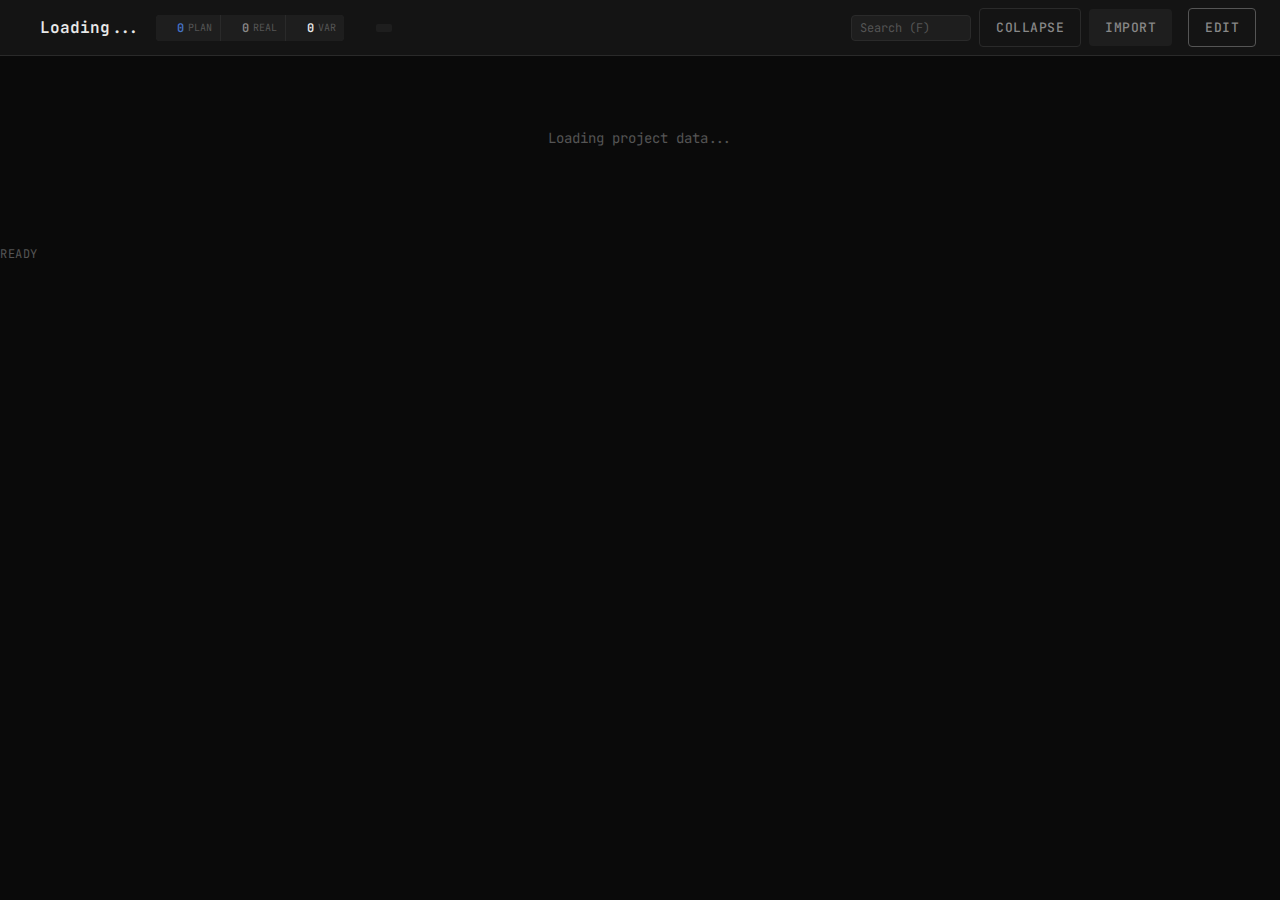
<file: tools/gantt/index.html>
<!DOCTYPE html>
<html lang="en">
<head>
  <meta charset="UTF-8">
  <meta name="viewport" content="width=device-width, initial-scale=1.0">
  <base href="/tools/gantt/">
  <title>Gantt Chart - Project Planning Tools</title>
  <link rel="icon" type="image/svg+xml" href="../../favicon.svg">

  <!-- Description -->
  <meta name="description" content="Free, offline-first planning tools: Gantt charts, Kanban boards, Sprint planning, Burndown charts & more. No account required — data stays in your browser.">

  <!-- Open Graph -->
  <meta property="og:type" content="website">
  <meta property="og:url" content="https://project.bissbert.ch/">
  <meta property="og:title" content="Project Planning Tools — Gantt, Kanban, Sprint & More">
  <meta property="og:description" content="Free, offline-first planning tools: Gantt charts, Kanban boards, Sprint planning, Burndown charts & more. No account required — data stays in your browser.">
  <meta property="og:image" content="https://project.bissbert.ch/og-image.png">

  <!-- Twitter Card -->
  <meta name="twitter:card" content="summary_large_image">
  <meta name="twitter:title" content="Project Planning Tools — Gantt, Kanban, Sprint & More">
  <meta name="twitter:description" content="Free, offline-first planning tools: Gantt charts, Kanban boards, Sprint planning, Burndown charts & more. No account required — data stays in your browser.">
  <meta name="twitter:image" content="https://project.bissbert.ch/og-image.png">

  <!-- PWA & iOS -->
  <link rel="manifest" href="/manifest.json">
  <meta name="theme-color" content="#a78bfa">
  <link rel="apple-touch-icon" href="/apple-touch-icon.png">

  <!-- Google Fonts -->
  <link rel="preconnect" href="https://fonts.googleapis.com">
  <link rel="preconnect" href="https://fonts.gstatic.com" crossorigin>
  <link href="https://fonts.googleapis.com/css2?family=JetBrains+Mono:wght@400;500;600;700&display=swap" rel="stylesheet">

  <!-- Shared CSS (load order matters) -->
  <link rel="stylesheet" href="../../shared/css/tokens.css">
  <link rel="stylesheet" href="../../shared/css/base.css">
  <link rel="stylesheet" href="../../shared/css/buttons.css">
  <link rel="stylesheet" href="../../shared/css/forms.css">
  <link rel="stylesheet" href="../../shared/css/modals.css">
  <link rel="stylesheet" href="../../shared/css/status.css">
  <link rel="stylesheet" href="../../shared/css/navigation.css">
  <link rel="stylesheet" href="../../shared/css/export-dropdown.css">
  <link rel="stylesheet" href="../../shared/css/components.css">
  <link rel="stylesheet" href="../../shared/css/edit-mode.css">
  <link rel="stylesheet" href="../../shared/css/print.css">

  <!-- Gantt-specific CSS -->
  <link rel="stylesheet" href="css/gantt-layout.css">
  <link rel="stylesheet" href="css/gantt-cells.css">
  <link rel="stylesheet" href="css/gantt-edit.css">
  <link rel="stylesheet" href="css/gantt-print.css">
</head>
<body>
  <div class="edit-mode-banner">Editing Mode</div>

  <header class="header">
    <div class="header-left">
      <nav class="nav-dropdown" data-current="gantt"></nav>
      <h1 id="projectTitle">Loading...</h1>
      <div class="stat-group">
        <div class="stat-item stat-item--planned">
          <span class="stat-item__value" id="variancePlanned">0</span>
          <span class="stat-item__label">Plan</span>
        </div>
        <div class="stat-item stat-item--reality">
          <span class="stat-item__value" id="varianceReality">0</span>
          <span class="stat-item__label">Real</span>
        </div>
        <div class="stat-item stat-item--variance" id="varianceDiff">
          <span class="stat-item__value" id="varianceDiffValue">0</span>
          <span class="stat-item__label">Var</span>
        </div>
      </div>
      <span class="progress-stats" id="progressStats"></span>
    </div>

    <div class="header-right">
      <input type="text" class="search-input" placeholder="Search (F)" id="searchInput">
      <button class="btn" onclick="toggleAllCategories()" id="collapseAllBtn">Collapse</button>
      <button class="btn edit-only" onclick="openSettings()">Settings</button>
      <input type="file" id="fileInput" accept=".json">
      <button class="btn btn--ghost" onclick="importProject()">Import</button>
      <div class="export-dropdown" data-exports="json,excel,pdf"></div>
      <button class="btn btn--edit" onclick="toggleEditMode()" id="editToggle">Edit</button>
    </div>
  </header>

  <!-- Settings Modal -->
  <div class="modal-overlay" id="settingsModal">
    <div class="modal-panel">
      <div class="modal-header">
        <h2>Project Settings</h2>
        <button class="modal-close" onclick="closeSettings()">&times;</button>
      </div>
      <div class="form-group">
        <label class="form-label">Project Title</label>
        <input type="text" class="form-input" id="settingsTitle">
      </div>
      <div class="form-group">
        <label class="form-label">Start Date</label>
        <input type="date" class="form-input" id="settingsStartDate">
      </div>
      <div class="form-group">
        <label class="form-label">End Date</label>
        <input type="date" class="form-input" id="settingsEndDate">
        <div class="project-dates" id="projectDates"></div>
      </div>
      <div class="form-group">
        <label class="form-label">Team Members (for task assignment)</label>
        <div class="team-list" id="teamList"></div>
        <div style="display: flex; gap: 8px; margin-top: 8px;">
          <input type="text" class="form-input" id="newTeamMember" placeholder="Enter name..." style="flex: 1;">
          <button class="btn-add" onclick="addTeamMember()">+ Add</button>
        </div>
      </div>
      <div style="display: flex; gap: 8px; margin-top: 20px;">
        <button class="btn btn--primary" onclick="saveSettings()">Save</button>
        <button class="btn" onclick="closeSettings()">Cancel</button>
      </div>
    </div>
  </div>

  <!-- Week Range Picker Modal -->
  <div class="range-picker-overlay" id="rangePickerOverlay" onclick="closeRangePicker(event)">
    <div class="range-picker" onclick="event.stopPropagation()">
      <h3>Set Week Range</h3>
      <div class="range-picker__inputs">
        <div class="range-picker__field">
          <label>Start Week</label>
          <input type="number" id="rangeStartWeek" min="1" max="99">
        </div>
        <div class="range-picker__field">
          <label>End Week</label>
          <input type="number" id="rangeEndWeek" min="1" max="99">
        </div>
      </div>
      <div class="range-picker__actions">
        <button class="btn" onclick="closeRangePicker()">Cancel</button>
        <button class="btn btn--primary" onclick="applyWeekRange()">Apply</button>
      </div>
    </div>
  </div>

  <!-- Task Edit Popover -->
  <div class="task-edit-popover" id="taskEditPopover">
    <h4 id="popoverTaskName">Edit Task</h4>
    <div class="popover-field">
      <label>Assignee</label>
      <select id="popoverAssignee">
        <option value="">Unassigned</option>
      </select>
    </div>
    <div class="popover-field">
      <label>Priority</label>
      <select id="popoverPriority">
        <option value="">None</option>
        <option value="high">High</option>
        <option value="medium">Medium</option>
        <option value="low">Low</option>
      </select>
    </div>
    <div class="popover-checkbox">
      <input type="checkbox" id="popoverMilestone">
      <label for="popoverMilestone">Mark as Milestone</label>
    </div>
    <div class="popover-field">
      <label>Notes</label>
      <textarea id="popoverNotes" placeholder="Add notes about this task..."></textarea>
    </div>
    <div class="popover-actions">
      <button class="btn" onclick="closeTaskPopover()">Cancel</button>
      <button class="btn btn--primary" onclick="saveTaskPopover()">Save</button>
    </div>
  </div>

  <main class="container">
    <div id="ganttChart" class="loading">Loading project data...</div>
    <div class="legend" id="legend"></div>
  </main>

  <!-- Status indicator -->
  <div id="status" class="status">Ready</div>

  <!-- Load app as ES module -->
  <script type="module" src="js/gantt-app.js"></script>
</body>
</html>
</file>
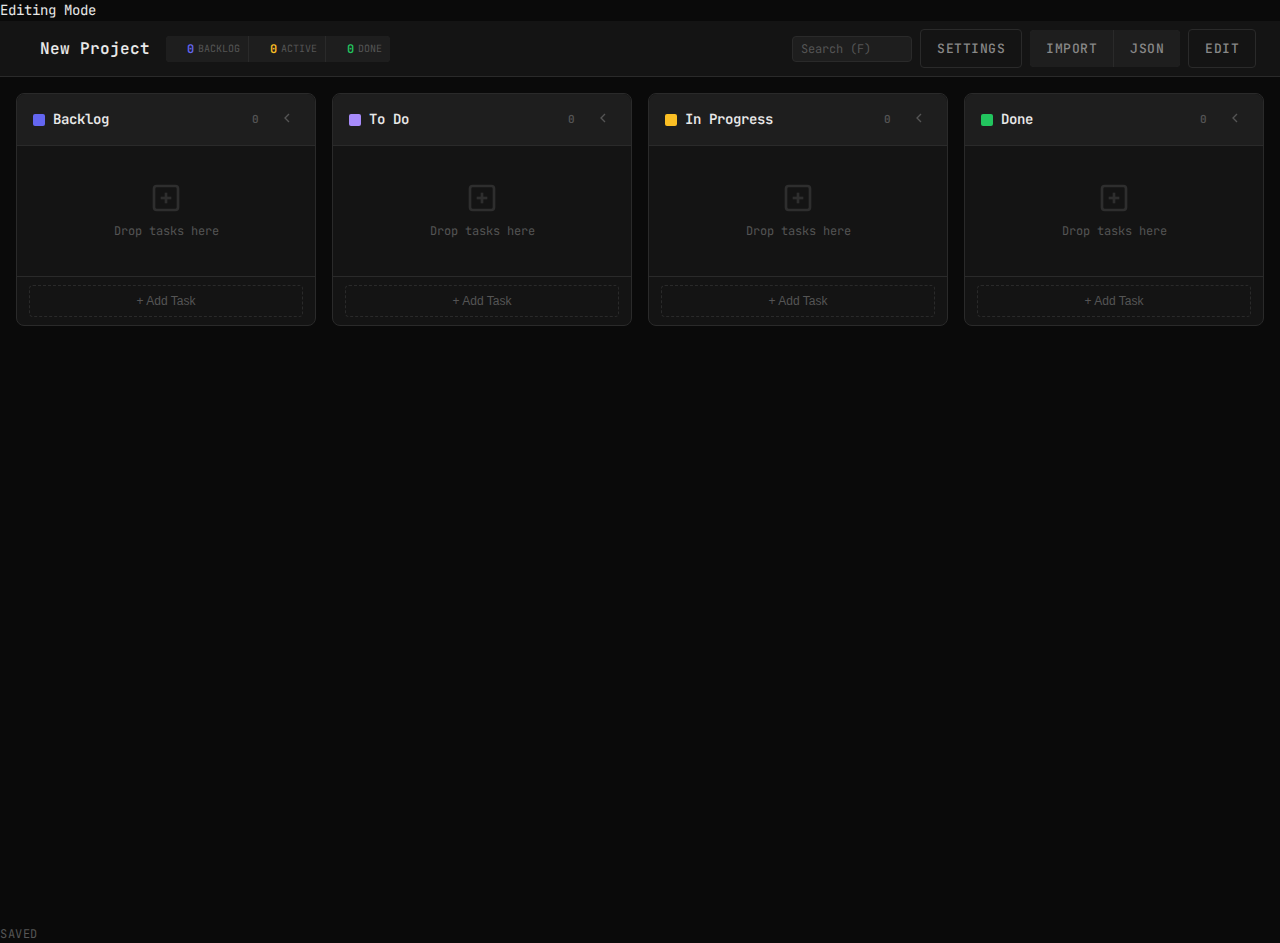
<file: tools/kanban/index.html>
<!DOCTYPE html>
<html lang="en">
<head>
  <meta charset="UTF-8">
  <meta name="viewport" content="width=device-width, initial-scale=1.0">
  <base href="/tools/kanban/">
  <title>Kanban Board - Project Planning Tools</title>

  <!-- Google Fonts -->
  <link rel="preconnect" href="https://fonts.googleapis.com">
  <link rel="preconnect" href="https://fonts.gstatic.com" crossorigin>
  <link href="https://fonts.googleapis.com/css2?family=JetBrains+Mono:wght@400;500;600;700&display=swap" rel="stylesheet">

  <!-- Shared CSS (load order matters) -->
  <link rel="stylesheet" href="../../shared/css/tokens.css">
  <link rel="stylesheet" href="../../shared/css/base.css">
  <link rel="stylesheet" href="../../shared/css/buttons.css">
  <link rel="stylesheet" href="../../shared/css/forms.css">
  <link rel="stylesheet" href="../../shared/css/modals.css">
  <link rel="stylesheet" href="../../shared/css/status.css">
  <link rel="stylesheet" href="../../shared/css/navigation.css">
  <link rel="stylesheet" href="../../shared/css/print.css">

  <!-- Kanban-specific CSS -->
  <link rel="stylesheet" href="css/kanban-layout.css">
  <link rel="stylesheet" href="css/kanban-cards.css">
  <link rel="stylesheet" href="css/kanban-edit.css">
  <link rel="stylesheet" href="css/kanban-print.css">
</head>
<body>
  <div class="edit-mode-banner">Editing Mode</div>

  <header class="header">
    <div class="header-left">
      <nav class="nav-dropdown" data-current="kanban"></nav>
      <h1 id="projectTitle">Loading...</h1>
      <div class="stat-group">
        <div class="stat-item stat-item--backlog">
          <span class="stat-item__value" id="countBacklog">0</span>
          <span class="stat-item__label">Backlog</span>
        </div>
        <div class="stat-item stat-item--progress">
          <span class="stat-item__value" id="countProgress">0</span>
          <span class="stat-item__label">Active</span>
        </div>
        <div class="stat-item stat-item--done">
          <span class="stat-item__value" id="countDone">0</span>
          <span class="stat-item__label">Done</span>
        </div>
      </div>
    </div>

    <div class="header-right">
      <input type="text" class="search-input" placeholder="Search (F)" id="searchInput">
      <button class="btn edit-only" onclick="openSettings()">Settings</button>
      <input type="file" id="fileInput" accept=".json">
      <div class="action-group">
        <button class="btn btn--ghost" onclick="importProject()">Import</button>
        <button class="btn btn--ghost" onclick="exportToJSON()">JSON</button>
      </div>
      <button class="btn btn--edit" onclick="toggleEditMode()" id="editToggle">Edit</button>
    </div>
  </header>

  <!-- Settings Modal -->
  <div class="modal-overlay" id="settingsModal">
    <div class="modal-panel modal-panel--wide">
      <div class="modal-header">
        <h2>Board Settings</h2>
        <button class="modal-close" onclick="closeSettings()">&times;</button>
      </div>
      <div class="form-group">
        <label class="form-label">Project Title</label>
        <input type="text" class="form-input" id="settingsTitle">
      </div>
      <div class="form-group">
        <label class="form-label">Columns</label>
        <p class="form-hint">Drag to reorder. Default columns (Backlog, To Do, In Progress, Done) cannot be deleted.</p>
        <div class="column-settings" id="columnSettings"></div>
        <button class="btn btn--ghost" onclick="addNewColumn()" style="margin-top: 8px;">+ Add Column</button>
      </div>
      <div style="display: flex; gap: 8px; margin-top: 20px;">
        <button class="btn btn--primary" onclick="saveSettings()">Save</button>
        <button class="btn" onclick="closeSettings()">Cancel</button>
      </div>
    </div>
  </div>

  <!-- Task Edit Modal -->
  <div class="modal-overlay" id="taskEditModal">
    <div class="modal-panel">
      <div class="modal-header">
        <h2 id="taskEditTitle">Edit Task</h2>
        <button class="modal-close" onclick="closeTaskEdit()">&times;</button>
      </div>
      <div class="form-group">
        <label class="form-label">Task Name</label>
        <input type="text" class="form-input" id="taskEditName">
      </div>
      <div class="form-group">
        <label class="form-label">Category</label>
        <select class="form-input" id="taskEditCategory"></select>
      </div>
      <div class="form-group">
        <label class="form-label">Assignee</label>
        <select class="form-input" id="taskEditAssignee">
          <option value="">Unassigned</option>
        </select>
      </div>
      <div class="form-group">
        <label class="form-label">Priority</label>
        <select class="form-input" id="taskEditPriority">
          <option value="">None</option>
          <option value="high">High</option>
          <option value="medium">Medium</option>
          <option value="low">Low</option>
        </select>
      </div>
      <div class="form-group">
        <label class="form-label">
          <input type="checkbox" id="taskEditMilestone">
          Mark as Milestone
        </label>
      </div>
      <div class="form-group">
        <label class="form-label">Notes</label>
        <textarea class="form-input" id="taskEditNotes" rows="3" placeholder="Add notes..."></textarea>
      </div>
      <div class="form-group">
        <label class="form-label">Planned Timeline (Weeks)</label>
        <div style="display: flex; gap: 8px; align-items: center;">
          <input type="number" class="form-input" id="taskEditStartWeek" min="1" style="width: 80px;" placeholder="Start">
          <span>to</span>
          <input type="number" class="form-input" id="taskEditEndWeek" min="1" style="width: 80px;" placeholder="End">
        </div>
      </div>
      <div class="form-group">
        <label class="form-label">Reality (Weeks Worked)</label>
        <div id="taskEditRealityContainer" class="reality-weeks-container"></div>
        <div style="display: flex; gap: 8px; margin-top: 8px;">
          <input type="number" class="form-input" id="taskEditAddRealityWeek" min="1" style="width: 80px;" placeholder="Week">
          <button class="btn btn--sm edit-only" onclick="addRealityWeek()">+ Add Week</button>
        </div>
      </div>
      <div class="form-group" id="taskEditProgressGroup">
        <label class="form-label">Progress</label>
        <div class="task-progress-bar">
          <div class="task-progress-fill" id="taskEditProgressFill"></div>
        </div>
        <span class="task-progress-text" id="taskEditProgressText"></span>
      </div>
      <div style="display: flex; gap: 8px; margin-top: 20px; flex-wrap: wrap;">
        <button class="btn btn--primary" onclick="saveTaskEdit()">Save</button>
        <button class="btn btn--success edit-only" onclick="markTaskAsDone()" id="markDoneBtn">Mark as Done</button>
        <button class="btn btn--danger edit-only" onclick="deleteCurrentTask()">Delete</button>
        <button class="btn" onclick="closeTaskEdit()">Cancel</button>
      </div>
    </div>
  </div>

  <!-- New Task Modal -->
  <div class="modal-overlay" id="newTaskModal">
    <div class="modal-panel">
      <div class="modal-header">
        <h2>New Task</h2>
        <button class="modal-close" onclick="closeNewTask()">&times;</button>
      </div>
      <div class="form-group">
        <label class="form-label">Task Name</label>
        <input type="text" class="form-input" id="newTaskName" placeholder="Enter task name...">
      </div>
      <div class="form-group">
        <label class="form-label">Category</label>
        <select class="form-input" id="newTaskCategory"></select>
      </div>
      <div class="form-group">
        <label class="form-label">Column</label>
        <select class="form-input" id="newTaskColumn"></select>
      </div>
      <div style="display: flex; gap: 8px; margin-top: 20px;">
        <button class="btn btn--primary" onclick="createNewTask()">Create</button>
        <button class="btn" onclick="closeNewTask()">Cancel</button>
      </div>
    </div>
  </div>

  <main class="board-container">
    <div id="kanbanBoard" class="kanban-board loading">Loading board...</div>
  </main>

  <!-- Status indicator -->
  <div id="status" class="status"></div>

  <!-- Load app as ES module -->
  <script type="module" src="js/kanban-app.js"></script>
</body>
</html>
</file>
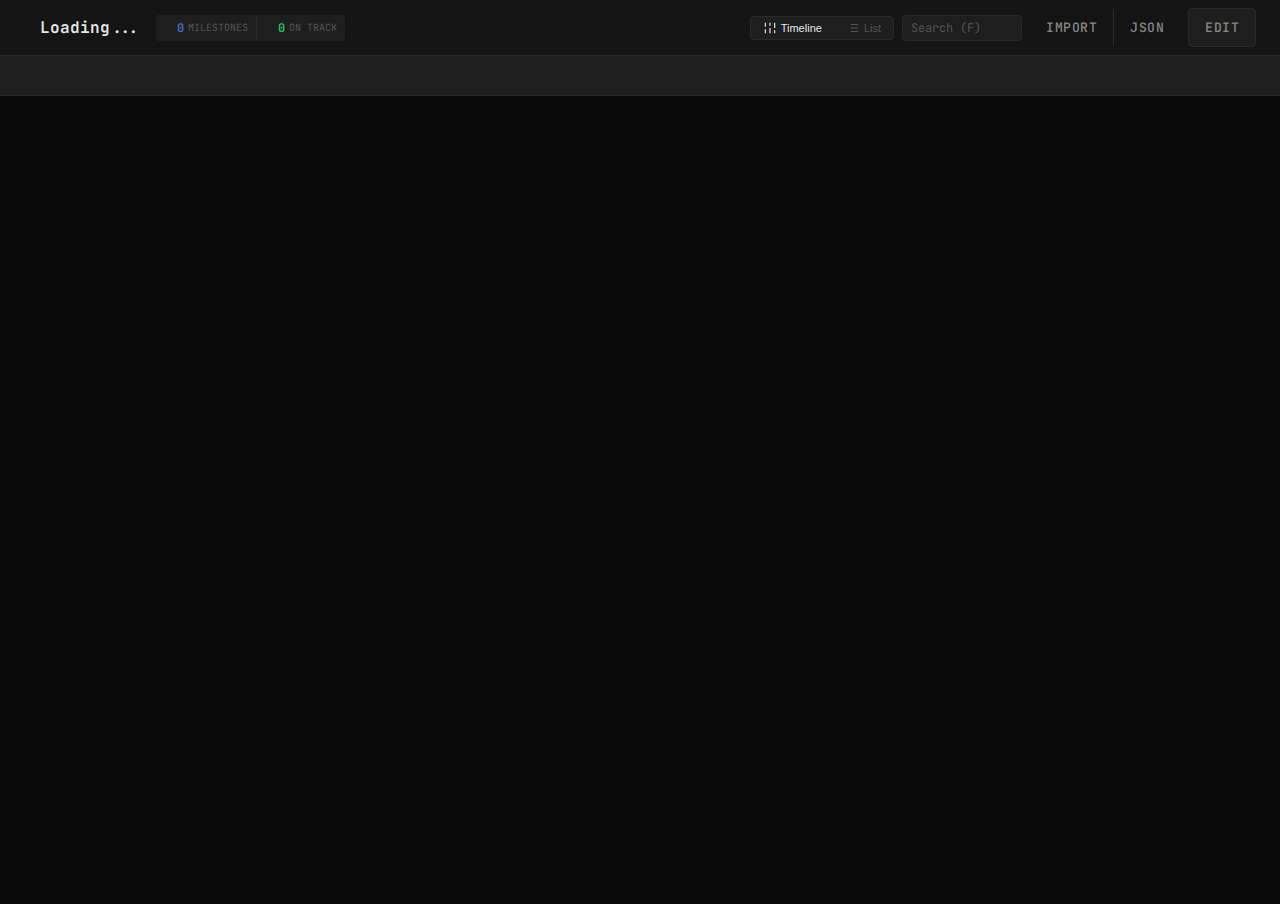
<file: tools/milestone-tracker/index.html>
<!DOCTYPE html>
<html lang="en">
<head>
  <meta charset="UTF-8">
  <meta name="viewport" content="width=device-width, initial-scale=1.0">
  <base href="/tools/milestone-tracker/">
  <title>Milestone Tracker - Project Planning Tools</title>
  <link rel="icon" type="image/svg+xml" href="../../favicon.svg">

  <!-- Description -->
  <meta name="description" content="Offline-first project planning tools: Gantt charts, Kanban boards, Sprint planning, and more. No account required.">

  <!-- Open Graph -->
  <meta property="og:type" content="website">
  <meta property="og:url" content="https://project.bissbert.ch/">
  <meta property="og:title" content="Project Planning Tools">
  <meta property="og:description" content="Offline-first project planning tools: Gantt charts, Kanban boards, Sprint planning, and more.">
  <meta property="og:image" content="https://project.bissbert.ch/og-image.png">

  <!-- Twitter Card -->
  <meta name="twitter:card" content="summary_large_image">
  <meta name="twitter:title" content="Project Planning Tools">
  <meta name="twitter:description" content="Offline-first project planning tools: Gantt charts, Kanban boards, Sprint planning, and more.">
  <meta name="twitter:image" content="https://project.bissbert.ch/og-image.png">

  <!-- PWA & iOS -->
  <link rel="manifest" href="/manifest.json">
  <meta name="theme-color" content="#a78bfa">
  <link rel="apple-touch-icon" href="/apple-touch-icon.png">

  <!-- Google Fonts -->
  <link rel="preconnect" href="https://fonts.googleapis.com">
  <link rel="preconnect" href="https://fonts.gstatic.com" crossorigin>
  <link href="https://fonts.googleapis.com/css2?family=JetBrains+Mono:wght@400;500;600;700&display=swap" rel="stylesheet">

  <!-- Shared CSS (load order matters) -->
  <link rel="stylesheet" href="../../shared/css/tokens.css">
  <link rel="stylesheet" href="../../shared/css/base.css">
  <link rel="stylesheet" href="../../shared/css/buttons.css">
  <link rel="stylesheet" href="../../shared/css/forms.css">
  <link rel="stylesheet" href="../../shared/css/modals.css">
  <link rel="stylesheet" href="../../shared/css/status.css">
  <link rel="stylesheet" href="../../shared/css/navigation.css">
  <link rel="stylesheet" href="../../shared/css/components.css">
  <link rel="stylesheet" href="../../shared/css/edit-mode.css">
  <link rel="stylesheet" href="../../shared/css/print.css">

  <!-- Milestone-specific CSS -->
  <link rel="stylesheet" href="css/milestone-layout.css">
  <link rel="stylesheet" href="css/milestone-cards.css">
  <link rel="stylesheet" href="css/milestone-timeline.css">
  <link rel="stylesheet" href="css/milestone-edit.css">
  <link rel="stylesheet" href="css/milestone-print.css">
</head>
<body>
  <div class="edit-mode-banner">Editing Mode</div>

  <header class="header">
    <div class="header-left">
      <nav class="nav-dropdown" data-current="milestone-tracker"></nav>
      <h1 id="projectTitle">Loading...</h1>
      <div class="stat-group">
        <div class="stat-item stat-item--milestones">
          <span class="stat-item__value" id="milestoneCount">0</span>
          <span class="stat-item__label">Milestones</span>
        </div>
        <div class="stat-item stat-item--ontrack">
          <span class="stat-item__value" id="onTrackCount">0</span>
          <span class="stat-item__label">On Track</span>
        </div>
      </div>
    </div>

    <div class="header-right">
      <div class="view-toggle-group">
        <button class="view-toggle-btn view-toggle-btn--active" id="timelineViewBtn" onclick="setView('timeline')">
          <svg width="14" height="14" viewBox="0 0 24 24" fill="none" stroke="currentColor" stroke-width="2">
            <line x1="4" y1="21" x2="4" y2="14"/>
            <line x1="4" y1="10" x2="4" y2="3"/>
            <line x1="12" y1="21" x2="12" y2="12"/>
            <line x1="12" y1="8" x2="12" y2="3"/>
            <line x1="20" y1="21" x2="20" y2="16"/>
            <line x1="20" y1="12" x2="20" y2="3"/>
          </svg>
          Timeline
        </button>
        <button class="view-toggle-btn" id="listViewBtn" onclick="setView('list')">
          <svg width="14" height="14" viewBox="0 0 24 24" fill="none" stroke="currentColor" stroke-width="2">
            <line x1="8" y1="6" x2="21" y2="6"/>
            <line x1="8" y1="12" x2="21" y2="12"/>
            <line x1="8" y1="18" x2="21" y2="18"/>
            <line x1="3" y1="6" x2="3.01" y2="6"/>
            <line x1="3" y1="12" x2="3.01" y2="12"/>
            <line x1="3" y1="18" x2="3.01" y2="18"/>
          </svg>
          List
        </button>
      </div>
      <input type="text" class="search-input" placeholder="Search (F)" id="searchInput">
      <button class="btn edit-only" onclick="openSettings()">Settings</button>
      <input type="file" id="fileInput" accept=".json">
      <div class="action-group">
        <button class="btn btn--ghost" onclick="importProject()">Import</button>
        <button class="btn btn--ghost" onclick="exportToJSON()">JSON</button>
      </div>
      <button class="btn btn--edit" onclick="toggleEditMode()" id="editToggle">Edit</button>
    </div>
  </header>

  <!-- Settings Modal -->
  <div class="modal-overlay" id="settingsModal">
    <div class="modal-panel modal-panel--wide">
      <div class="modal-header">
        <h2>Milestone Settings</h2>
        <button class="modal-close" onclick="closeSettings()">&times;</button>
      </div>
      <div class="form-group">
        <label class="form-label">Project Title</label>
        <input type="text" class="form-input" id="settingsTitle">
      </div>
      <div style="display: flex; gap: 8px; margin-top: 20px;">
        <button class="btn btn--primary" onclick="saveSettings()">Save</button>
        <button class="btn" onclick="closeSettings()">Cancel</button>
      </div>
    </div>
  </div>

  <!-- New Milestone Modal -->
  <div class="modal-overlay" id="newMilestoneModal">
    <div class="modal-panel">
      <div class="modal-header">
        <h2>New Milestone</h2>
        <button class="modal-close" onclick="closeNewMilestone()">&times;</button>
      </div>
      <div class="form-group">
        <label class="form-label">Milestone Name</label>
        <input type="text" class="form-input" id="newMilestoneName" placeholder="Alpha Release">
      </div>
      <div class="form-group">
        <label class="form-label">Deadline</label>
        <input type="date" class="form-input" id="newMilestoneDeadline">
      </div>
      <div class="form-group">
        <label class="form-label">Notes</label>
        <textarea class="form-input" id="newMilestoneNotes" rows="2" placeholder="Optional description"></textarea>
      </div>
      <div style="display: flex; gap: 8px; margin-top: 20px;">
        <button class="btn btn--primary" onclick="createNewMilestone()">Create</button>
        <button class="btn" onclick="closeNewMilestone()">Cancel</button>
      </div>
    </div>
  </div>

  <!-- Edit Milestone Modal -->
  <div class="modal-overlay" id="editMilestoneModal">
    <div class="modal-panel modal-panel--wide">
      <div class="modal-header">
        <h2 id="editMilestoneTitle">Edit Milestone</h2>
        <button class="modal-close" onclick="closeEditMilestone()">&times;</button>
      </div>
      <div class="form-group">
        <label class="form-label">Milestone Name</label>
        <input type="text" class="form-input" id="editMilestoneName">
      </div>
      <div class="form-group">
        <label class="form-label">Deadline</label>
        <input type="date" class="form-input" id="editMilestoneDeadline">
      </div>
      <div class="form-group">
        <label class="form-label">Notes</label>
        <textarea class="form-input" id="editMilestoneNotes" rows="2"></textarea>
      </div>
      <div class="form-group">
        <label class="form-label">Status Override</label>
        <select class="form-input" id="editMilestoneStatusOverride">
          <option value="">Auto-calculate</option>
          <option value="complete">Complete</option>
          <option value="on-track">On Track</option>
          <option value="at-risk">At Risk</option>
          <option value="delayed">Delayed</option>
          <option value="not-started">Not Started</option>
        </select>
      </div>
      <div class="form-group">
        <label class="form-label">Progress Override (%)</label>
        <div style="display: flex; align-items: center; gap: 8px;">
          <input type="number" class="form-input" id="editMilestoneProgressOverride" min="0" max="100" placeholder="Auto">
          <span class="form-hint">Leave empty for auto-calculation</span>
        </div>
      </div>
      <div class="form-group">
        <label class="form-label">Dependencies</label>
        <div class="dependency-picker" id="dependencyPicker">
          <!-- Populated dynamically -->
        </div>
      </div>
      <div style="display: flex; gap: 8px; margin-top: 20px; flex-wrap: wrap;">
        <button class="btn btn--primary" onclick="saveEditMilestone()">Save</button>
        <button class="btn btn--danger edit-only" onclick="deleteCurrentMilestone()">Delete</button>
        <button class="btn" onclick="closeEditMilestone()">Cancel</button>
      </div>
    </div>
  </div>

  <!-- Convert Task to Milestone Modal -->
  <div class="modal-overlay" id="convertTaskModal">
    <div class="modal-panel modal-panel--wide">
      <div class="modal-header">
        <h2>Convert Task to Milestone</h2>
        <button class="modal-close" onclick="closeConvertTask()">&times;</button>
      </div>
      <p style="color: var(--text-secondary); margin-bottom: var(--spacing-lg);">
        Select a task to mark as a milestone:
      </p>
      <div class="task-picker-list" id="taskPickerList">
        <!-- Populated dynamically -->
      </div>
      <div style="display: flex; gap: 8px; margin-top: 20px;">
        <button class="btn" onclick="closeConvertTask()">Cancel</button>
      </div>
    </div>
  </div>

  <main class="milestone-container">
    <!-- Timeline View -->
    <section class="timeline-view" id="timelineView">
      <div class="timeline-header" id="timelineHeader">
        <!-- Month headers rendered here -->
      </div>
      <div class="timeline-body" id="timelineBody">
        <!-- Milestone lanes rendered here -->
      </div>
      <div class="timeline-empty" id="timelineEmpty" style="display: none;">
        <svg class="timeline-empty__icon" viewBox="0 0 24 24" fill="none" stroke="currentColor" stroke-width="2">
          <polygon points="12 2 15.09 8.26 22 9.27 17 14.14 18.18 21.02 12 17.77 5.82 21.02 7 14.14 2 9.27 8.91 8.26 12 2"/>
        </svg>
        <h3 class="timeline-empty__title">No Milestones Yet</h3>
        <p class="timeline-empty__text">Create your first milestone to track project goals and deadlines.</p>
      </div>
    </section>

    <!-- Card/List View -->
    <section class="list-view" id="listView" style="display: none;">
      <!-- Left Panel: Milestone List -->
      <aside class="milestone-panel">
        <div class="milestone-panel__header">
          <h2 class="milestone-panel__title">Milestones</h2>
        </div>
        <div class="milestone-list" id="milestoneList">
          <!-- Milestone items rendered here -->
        </div>
        <div class="milestone-panel__footer">
          <button class="milestone-add-btn edit-only" onclick="openNewMilestone()">+ Add Milestone</button>
          <button class="milestone-add-btn edit-only" onclick="openConvertTask()">+ From Task</button>
        </div>
        <div class="milestone-stats" id="milestoneStats">
          <!-- Stats rendered here -->
        </div>
      </aside>

      <!-- Right Panel: Milestone Details -->
      <section class="detail-panel" id="detailPanel">
        <div class="detail-panel__empty" id="detailEmpty">
          <svg class="detail-panel__icon" viewBox="0 0 24 24" fill="none" stroke="currentColor" stroke-width="2">
            <polygon points="12 2 15.09 8.26 22 9.27 17 14.14 18.18 21.02 12 17.77 5.82 21.02 7 14.14 2 9.27 8.91 8.26 12 2"/>
          </svg>
          <h3>Select a Milestone</h3>
          <p>Click a milestone to view details</p>
        </div>
        <div class="detail-panel__content" id="detailContent" style="display: none;">
          <!-- Milestone detail rendered here -->
        </div>
      </section>
    </section>
  </main>

  <!-- Floating Add Button (Timeline View) -->
  <button class="fab edit-only" id="fabAdd" onclick="openNewMilestone()" title="Add Milestone">
    <svg width="20" height="20" viewBox="0 0 24 24" fill="none" stroke="currentColor" stroke-width="2">
      <line x1="12" y1="5" x2="12" y2="19"/>
      <line x1="5" y1="12" x2="19" y2="12"/>
    </svg>
  </button>

  <!-- Status indicator -->
  <div id="status" class="status"></div>

  <!-- Load app as ES module -->
  <script type="module" src="js/milestone-app.js"></script>
</body>
</html>
</file>
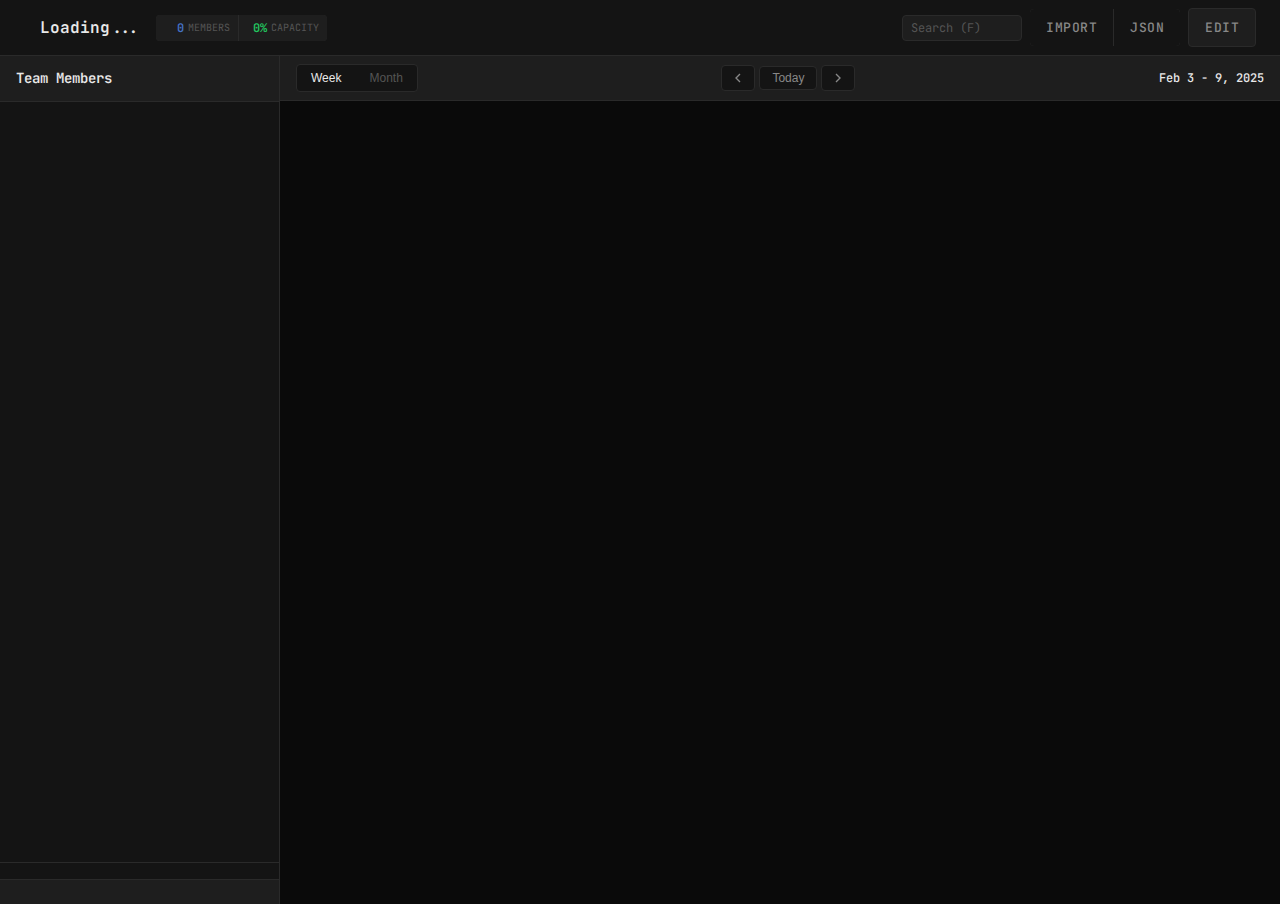
<file: tools/resource-calendar/index.html>
<!DOCTYPE html>
<html lang="en">
<head>
  <meta charset="UTF-8">
  <meta name="viewport" content="width=device-width, initial-scale=1.0">
  <base href="/tools/resource-calendar/">
  <title>Resource Calendar - Project Planning Tools</title>
  <link rel="icon" type="image/svg+xml" href="../../favicon.svg">

  <!-- Description -->
  <meta name="description" content="Free, offline-first planning tools: Gantt charts, Kanban boards, Sprint planning, Burndown charts & more. No account required — data stays in your browser.">

  <!-- Open Graph -->
  <meta property="og:type" content="website">
  <meta property="og:url" content="https://project.bissbert.ch/">
  <meta property="og:title" content="Project Planning Tools — Gantt, Kanban, Sprint & More">
  <meta property="og:description" content="Free, offline-first planning tools: Gantt charts, Kanban boards, Sprint planning, Burndown charts & more. No account required — data stays in your browser.">
  <meta property="og:image" content="https://project.bissbert.ch/og-image.png">

  <!-- Twitter Card -->
  <meta name="twitter:card" content="summary_large_image">
  <meta name="twitter:title" content="Project Planning Tools — Gantt, Kanban, Sprint & More">
  <meta name="twitter:description" content="Free, offline-first planning tools: Gantt charts, Kanban boards, Sprint planning, Burndown charts & more. No account required — data stays in your browser.">
  <meta name="twitter:image" content="https://project.bissbert.ch/og-image.png">

  <!-- PWA & iOS -->
  <link rel="manifest" href="/manifest.json">
  <meta name="theme-color" content="#a78bfa">
  <link rel="apple-touch-icon" href="/apple-touch-icon.png">

  <!-- Google Fonts -->
  <link rel="preconnect" href="https://fonts.googleapis.com">
  <link rel="preconnect" href="https://fonts.gstatic.com" crossorigin>
  <link href="https://fonts.googleapis.com/css2?family=JetBrains+Mono:wght@400;500;600;700&display=swap" rel="stylesheet">

  <!-- Shared CSS (load order matters) -->
  <link rel="stylesheet" href="../../shared/css/tokens.css">
  <link rel="stylesheet" href="../../shared/css/base.css">
  <link rel="stylesheet" href="../../shared/css/buttons.css">
  <link rel="stylesheet" href="../../shared/css/forms.css">
  <link rel="stylesheet" href="../../shared/css/modals.css">
  <link rel="stylesheet" href="../../shared/css/status.css">
  <link rel="stylesheet" href="../../shared/css/navigation.css">
  <link rel="stylesheet" href="../../shared/css/components.css">
  <link rel="stylesheet" href="../../shared/css/edit-mode.css">
  <link rel="stylesheet" href="../../shared/css/print.css">

  <!-- Calendar-specific CSS -->
  <link rel="stylesheet" href="css/calendar-layout.css">
  <link rel="stylesheet" href="css/calendar-grid.css">
  <link rel="stylesheet" href="css/calendar-edit.css">
  <link rel="stylesheet" href="css/calendar-print.css">
</head>
<body>
  <div class="edit-mode-banner">Editing Mode</div>

  <header class="header">
    <div class="header-left">
      <nav class="nav-dropdown" data-current="resource-calendar"></nav>
      <h1 id="projectTitle">Loading...</h1>
      <div class="stat-group">
        <div class="stat-item stat-item--members">
          <span class="stat-item__value" id="memberCount">0</span>
          <span class="stat-item__label">Members</span>
        </div>
        <div class="stat-item stat-item--capacity">
          <span class="stat-item__value" id="weekCapacity">0%</span>
          <span class="stat-item__label">Capacity</span>
        </div>
      </div>
    </div>

    <div class="header-right">
      <input type="text" class="search-input" placeholder="Search (F)" id="searchInput">
      <button class="btn edit-only" onclick="openSettings()">Settings</button>
      <input type="file" id="fileInput" accept=".json">
      <div class="action-group">
        <button class="btn btn--ghost" onclick="importProject()">Import</button>
        <button class="btn btn--ghost" onclick="exportToJSON()">JSON</button>
      </div>
      <button class="btn btn--edit" onclick="toggleEditMode()" id="editToggle">Edit</button>
    </div>
  </header>

  <!-- Settings Modal -->
  <div class="modal-overlay" id="settingsModal">
    <div class="modal-panel modal-panel--wide">
      <div class="modal-header">
        <h2>Calendar Settings</h2>
        <button class="modal-close" onclick="closeSettings()">&times;</button>
      </div>
      <div class="form-group">
        <label class="form-label">Project Title</label>
        <input type="text" class="form-input" id="settingsTitle">
      </div>
      <div class="form-group">
        <label class="form-label">Default Hours Per Day</label>
        <input type="number" class="form-input" id="settingsHoursPerDay" min="1" max="24" value="8">
      </div>
      <div class="form-group">
        <label class="form-label">Work Days</label>
        <div class="workdays-selector" id="workdaysSelector">
          <label class="workday-checkbox">
            <input type="checkbox" data-day="0"> Sun
          </label>
          <label class="workday-checkbox">
            <input type="checkbox" data-day="1" checked> Mon
          </label>
          <label class="workday-checkbox">
            <input type="checkbox" data-day="2" checked> Tue
          </label>
          <label class="workday-checkbox">
            <input type="checkbox" data-day="3" checked> Wed
          </label>
          <label class="workday-checkbox">
            <input type="checkbox" data-day="4" checked> Thu
          </label>
          <label class="workday-checkbox">
            <input type="checkbox" data-day="5" checked> Fri
          </label>
          <label class="workday-checkbox">
            <input type="checkbox" data-day="6"> Sat
          </label>
        </div>
      </div>
      <div style="display: flex; gap: 8px; margin-top: 20px;">
        <button class="btn btn--primary" onclick="saveSettings()">Save</button>
        <button class="btn" onclick="closeSettings()">Cancel</button>
      </div>
    </div>
  </div>

  <!-- Add/Edit Team Member Modal -->
  <div class="modal-overlay" id="memberModal">
    <div class="modal-panel">
      <div class="modal-header">
        <h2 id="memberModalTitle">Add Team Member</h2>
        <button class="modal-close" onclick="closeMemberModal()">&times;</button>
      </div>
      <div class="form-group">
        <label class="form-label">Name</label>
        <input type="text" class="form-input" id="memberName" placeholder="Team member name">
      </div>
      <div class="form-group">
        <label class="form-label">Role</label>
        <input type="text" class="form-input" id="memberRole" placeholder="Developer, Designer, etc.">
      </div>
      <div class="form-group">
        <label class="form-label">Color</label>
        <div class="color-picker" id="colorPicker">
          <button type="button" class="color-btn" data-color="#a78bfa" style="background:#a78bfa"></button>
          <button type="button" class="color-btn" data-color="#f472b6" style="background:#f472b6"></button>
          <button type="button" class="color-btn" data-color="#38bdf8" style="background:#38bdf8"></button>
          <button type="button" class="color-btn" data-color="#4ade80" style="background:#4ade80"></button>
          <button type="button" class="color-btn" data-color="#fbbf24" style="background:#fbbf24"></button>
          <button type="button" class="color-btn" data-color="#fb923c" style="background:#fb923c"></button>
          <button type="button" class="color-btn" data-color="#f87171" style="background:#f87171"></button>
          <button type="button" class="color-btn" data-color="#a3e635" style="background:#a3e635"></button>
        </div>
        <input type="hidden" id="memberColor" value="#a78bfa">
      </div>
      <div class="form-group">
        <label class="form-label">Hours Per Week</label>
        <input type="number" class="form-input" id="memberHours" min="1" max="60" value="40">
      </div>
      <div style="display: flex; gap: 8px; margin-top: 20px; flex-wrap: wrap;">
        <button class="btn btn--primary" onclick="saveMember()">Save</button>
        <button class="btn btn--danger edit-only" onclick="deleteMember()" id="deleteMemberBtn" style="display:none">Delete</button>
        <button class="btn" onclick="closeMemberModal()">Cancel</button>
      </div>
    </div>
  </div>

  <!-- Set Availability Modal -->
  <div class="modal-overlay" id="availabilityModal">
    <div class="modal-panel">
      <div class="modal-header">
        <h2>Set Availability</h2>
        <button class="modal-close" onclick="closeAvailabilityModal()">&times;</button>
      </div>
      <div class="form-group">
        <label class="form-label">Team Member</label>
        <div id="availabilityMemberName" class="availability-member-name">-</div>
      </div>
      <div class="form-group">
        <label class="form-label">Date Range</label>
        <div style="display: flex; gap: 8px; align-items: center;">
          <input type="date" class="form-input" id="availabilityStartDate" style="flex:1">
          <span>to</span>
          <input type="date" class="form-input" id="availabilityEndDate" style="flex:1">
        </div>
      </div>
      <div class="form-group">
        <label class="form-label">Availability Type</label>
        <div class="availability-type-selector" id="availabilityTypeSelector">
          <button type="button" class="availability-type-btn availability-type-btn--available" data-type="available">
            <span class="availability-type-icon"></span>
            Available
          </button>
          <button type="button" class="availability-type-btn availability-type-btn--partial" data-type="partial">
            <span class="availability-type-icon"></span>
            Partial
          </button>
          <button type="button" class="availability-type-btn availability-type-btn--unavailable" data-type="unavailable">
            <span class="availability-type-icon"></span>
            Unavailable
          </button>
          <button type="button" class="availability-type-btn availability-type-btn--holiday" data-type="holiday">
            <span class="availability-type-icon"></span>
            Holiday
          </button>
        </div>
      </div>
      <div class="form-group" id="partialHoursGroup" style="display:none">
        <label class="form-label">Hours Available</label>
        <input type="number" class="form-input" id="availabilityHours" min="1" max="12" value="4">
      </div>
      <div class="form-group">
        <label class="form-label">Reason / Notes</label>
        <input type="text" class="form-input" id="availabilityReason" placeholder="Vacation, training, etc.">
      </div>
      <div style="display: flex; gap: 8px; margin-top: 20px;">
        <button class="btn btn--primary" onclick="saveAvailability()">Save</button>
        <button class="btn" onclick="closeAvailabilityModal()">Cancel</button>
      </div>
    </div>
  </div>

  <main class="calendar-container">
    <!-- Left Panel: Team Members -->
    <aside class="team-panel">
      <div class="team-header">
        <h2 class="team-title">Team Members</h2>
      </div>
      <div class="team-list" id="teamList">
        <!-- Team members rendered here -->
      </div>
      <div class="team-footer">
        <button class="team-add-btn edit-only" onclick="openAddMember()">+ Add Member</button>
      </div>
      <div class="capacity-summary" id="capacitySummary">
        <!-- Capacity stats rendered here -->
      </div>
    </aside>

    <!-- Right Panel: Calendar Grid -->
    <section class="calendar-panel">
      <!-- View Controls -->
      <div class="calendar-controls">
        <div class="view-toggle">
          <button class="view-btn view-btn--active" id="weekViewBtn" onclick="setView('week')">Week</button>
          <button class="view-btn" id="monthViewBtn" onclick="setView('month')">Month</button>
        </div>
        <div class="nav-controls">
          <button class="nav-btn" onclick="navigatePrev()" title="Previous">
            <svg width="16" height="16" viewBox="0 0 24 24" fill="none" stroke="currentColor" stroke-width="2">
              <polyline points="15 18 9 12 15 6"/>
            </svg>
          </button>
          <button class="nav-btn nav-btn--today" onclick="navigateToday()">Today</button>
          <button class="nav-btn" onclick="navigateNext()" title="Next">
            <svg width="16" height="16" viewBox="0 0 24 24" fill="none" stroke="currentColor" stroke-width="2">
              <polyline points="9 18 15 12 9 6"/>
            </svg>
          </button>
        </div>
        <div class="date-range" id="dateRange">Feb 3 - 9, 2025</div>
      </div>

      <!-- Calendar Grid -->
      <div class="calendar-grid" id="calendarGrid">
        <!-- Calendar rendered here -->
      </div>
    </section>
  </main>

  <!-- Status indicator -->
  <div id="status" class="status"></div>

  <!-- Load app as ES module -->
  <script type="module" src="js/calendar-app.js"></script>
</body>
</html>
</file>
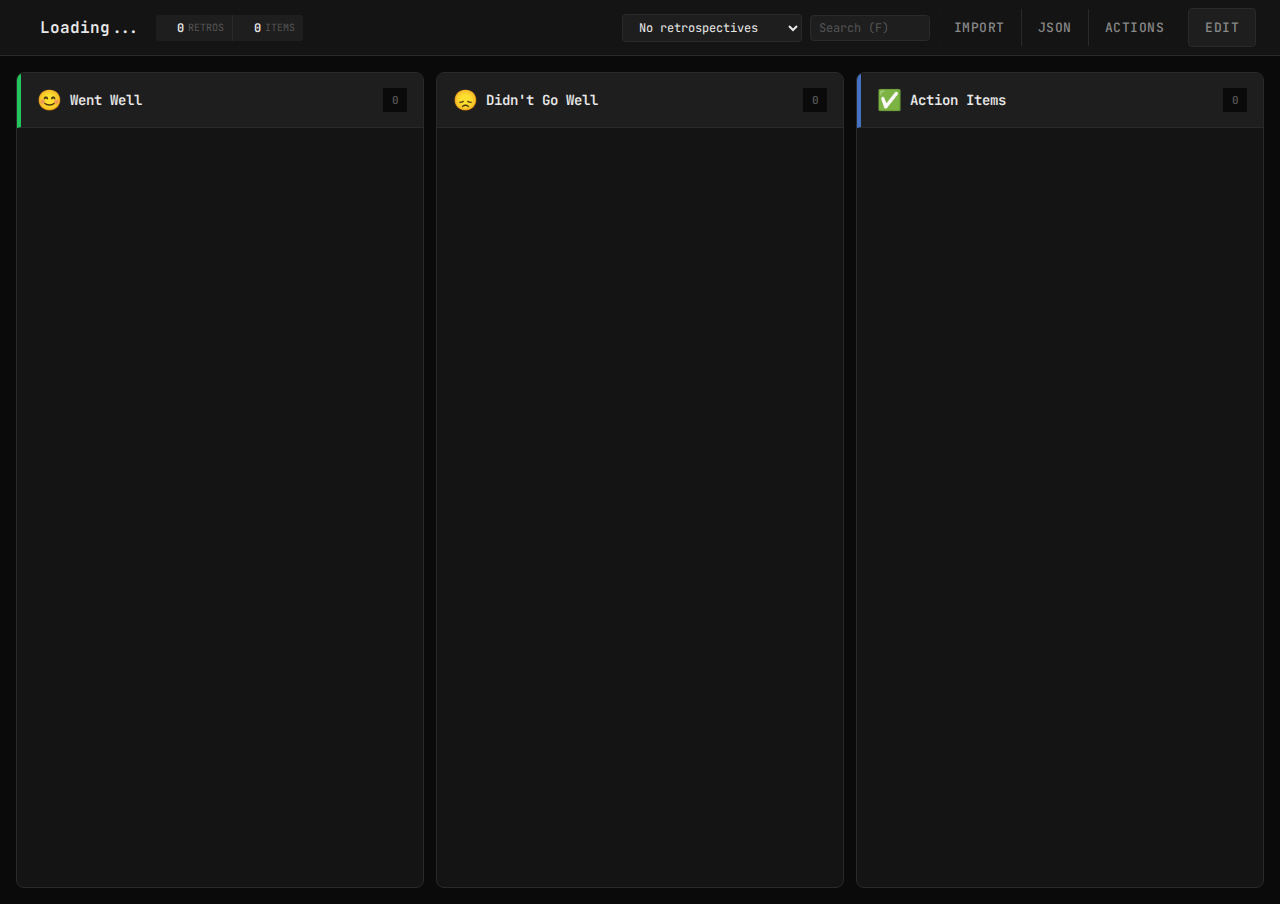
<file: tools/retrospective/index.html>
<!DOCTYPE html>
<html lang="en">
<head>
  <meta charset="UTF-8">
  <meta name="viewport" content="width=device-width, initial-scale=1.0">
  <base href="/tools/retrospective/">
  <title>Retrospective Board - Project Planning Tools</title>
  <link rel="icon" type="image/png" href="../../favicon.png">

  <!-- Google Fonts -->
  <link rel="preconnect" href="https://fonts.googleapis.com">
  <link rel="preconnect" href="https://fonts.gstatic.com" crossorigin>
  <link href="https://fonts.googleapis.com/css2?family=JetBrains+Mono:wght@400;500;600;700&display=swap" rel="stylesheet">

  <!-- Shared CSS (load order matters) -->
  <link rel="stylesheet" href="../../shared/css/tokens.css">
  <link rel="stylesheet" href="../../shared/css/base.css">
  <link rel="stylesheet" href="../../shared/css/buttons.css">
  <link rel="stylesheet" href="../../shared/css/forms.css">
  <link rel="stylesheet" href="../../shared/css/modals.css">
  <link rel="stylesheet" href="../../shared/css/status.css">
  <link rel="stylesheet" href="../../shared/css/navigation.css">
  <link rel="stylesheet" href="../../shared/css/components.css">
  <link rel="stylesheet" href="../../shared/css/edit-mode.css">
  <link rel="stylesheet" href="../../shared/css/print.css">

  <!-- Retrospective-specific CSS -->
  <link rel="stylesheet" href="css/retro-layout.css">
  <link rel="stylesheet" href="css/retro-cards.css">
  <link rel="stylesheet" href="css/retro-edit.css">
  <link rel="stylesheet" href="css/retro-print.css">
</head>
<body>
  <div class="edit-mode-banner">Editing Mode</div>

  <header class="header">
    <div class="header-left">
      <nav class="nav-dropdown" data-current="retrospective"></nav>
      <h1 id="projectTitle">Loading...</h1>
      <div class="stat-group">
        <div class="stat-item stat-item--retros">
          <span class="stat-item__value" id="retroCount">0</span>
          <span class="stat-item__label">Retros</span>
        </div>
        <div class="stat-item stat-item--items">
          <span class="stat-item__value" id="itemCount">0</span>
          <span class="stat-item__label">Items</span>
        </div>
      </div>
    </div>

    <div class="header-right">
      <select class="retro-selector" id="retroSelector">
        <option value="">No retrospectives</option>
      </select>
      <button class="btn edit-only" onclick="openNewRetro()">+ New Retro</button>
      <input type="text" class="search-input" placeholder="Search (F)" id="searchInput">
      <button class="btn edit-only" onclick="openSettings()">Settings</button>
      <input type="file" id="fileInput" accept=".json">
      <div class="action-group">
        <button class="btn btn--ghost" onclick="importProject()">Import</button>
        <button class="btn btn--ghost" onclick="exportToJSON()">JSON</button>
        <button class="btn btn--ghost" onclick="exportActionItems()">Actions</button>
      </div>
      <button class="btn btn--edit" onclick="toggleEditMode()" id="editToggle">Edit</button>
    </div>
  </header>

  <!-- Settings Modal -->
  <div class="modal-overlay" id="settingsModal">
    <div class="modal-panel modal-panel--wide">
      <div class="modal-header">
        <h2>Retrospective Settings</h2>
        <button class="modal-close" onclick="closeSettings()">&times;</button>
      </div>
      <div class="form-group">
        <label class="form-label">Project Title</label>
        <input type="text" class="form-input" id="settingsTitle">
      </div>
      <div style="display: flex; gap: 8px; margin-top: 20px;">
        <button class="btn btn--primary" onclick="saveSettings()">Save</button>
        <button class="btn" onclick="closeSettings()">Cancel</button>
      </div>
    </div>
  </div>

  <!-- New Retrospective Modal -->
  <div class="modal-overlay" id="newRetroModal">
    <div class="modal-panel">
      <div class="modal-header">
        <h2>New Retrospective</h2>
        <button class="modal-close" onclick="closeNewRetro()">&times;</button>
      </div>
      <div class="form-group">
        <label class="form-label">Retrospective Name</label>
        <input type="text" class="form-input" id="newRetroName" placeholder="Sprint 5 Retrospective">
      </div>
      <div class="form-group">
        <label class="form-label">Link to Sprint (optional)</label>
        <select class="form-input" id="newRetroSprintId">
          <option value="">No sprint link</option>
        </select>
      </div>
      <div class="form-group">
        <label class="form-label">
          <input type="checkbox" id="newRetroAnonymous" checked>
          Anonymous Mode
        </label>
        <span class="form-hint">When enabled, item authors won't be displayed</span>
      </div>
      <div style="display: flex; gap: 8px; margin-top: 20px;">
        <button class="btn btn--primary" onclick="createNewRetro()">Create</button>
        <button class="btn" onclick="closeNewRetro()">Cancel</button>
      </div>
    </div>
  </div>

  <!-- Edit Retrospective Modal -->
  <div class="modal-overlay" id="editRetroModal">
    <div class="modal-panel">
      <div class="modal-header">
        <h2 id="editRetroTitle">Edit Retrospective</h2>
        <button class="modal-close" onclick="closeEditRetro()">&times;</button>
      </div>
      <div class="form-group">
        <label class="form-label">Retrospective Name</label>
        <input type="text" class="form-input" id="editRetroName">
      </div>
      <div class="form-group">
        <label class="form-label">Link to Sprint (optional)</label>
        <select class="form-input" id="editRetroSprintId">
          <option value="">No sprint link</option>
        </select>
      </div>
      <div class="form-group">
        <label class="form-label">
          <input type="checkbox" id="editRetroAnonymous">
          Anonymous Mode
        </label>
      </div>
      <div style="display: flex; gap: 8px; margin-top: 20px;">
        <button class="btn btn--primary" onclick="saveEditRetro()">Save</button>
        <button class="btn btn--danger edit-only" onclick="deleteCurrentRetro()">Delete</button>
        <button class="btn" onclick="closeEditRetro()">Cancel</button>
      </div>
    </div>
  </div>

  <!-- New Item Modal -->
  <div class="modal-overlay" id="newItemModal">
    <div class="modal-panel">
      <div class="modal-header">
        <h2 id="newItemTitle">Add Item</h2>
        <button class="modal-close" onclick="closeNewItem()">&times;</button>
      </div>
      <div class="form-group">
        <label class="form-label">What's on your mind?</label>
        <textarea class="form-input" id="newItemText" rows="4" placeholder="Share your thought..."></textarea>
      </div>
      <div class="form-group" id="newItemAuthorGroup">
        <label class="form-label">Your Name (optional)</label>
        <input type="text" class="form-input" id="newItemAuthor" placeholder="Anonymous">
      </div>
      <div style="display: flex; gap: 8px; margin-top: 20px;">
        <button class="btn btn--primary" onclick="createNewItem()">Add</button>
        <button class="btn" onclick="closeNewItem()">Cancel</button>
      </div>
    </div>
  </div>

  <!-- Edit Item Modal -->
  <div class="modal-overlay" id="editItemModal">
    <div class="modal-panel">
      <div class="modal-header">
        <h2>Edit Item</h2>
        <button class="modal-close" onclick="closeEditItem()">&times;</button>
      </div>
      <div class="form-group">
        <label class="form-label">Text</label>
        <textarea class="form-input" id="editItemText" rows="4"></textarea>
      </div>
      <div class="form-group">
        <label class="form-label">Move to Column</label>
        <select class="form-input" id="editItemColumn">
          <option value="went-well">Went Well</option>
          <option value="went-poorly">Didn't Go Well</option>
          <option value="action-items">Action Items</option>
        </select>
      </div>
      <div style="display: flex; gap: 8px; margin-top: 20px;">
        <button class="btn btn--primary" onclick="saveEditItem()">Save</button>
        <button class="btn btn--danger edit-only" onclick="deleteCurrentItem()">Delete</button>
        <button class="btn" onclick="closeEditItem()">Cancel</button>
      </div>
    </div>
  </div>

  <main class="retro-container" id="retroContainer">
    <!-- Empty state -->
    <div class="retro-empty" id="retroEmpty" style="display: none;">
      <svg class="retro-empty__icon" viewBox="0 0 24 24" fill="none" stroke="currentColor" stroke-width="2">
        <path d="M21 15a2 2 0 0 1-2 2H7l-4 4V5a2 2 0 0 1 2-2h14a2 2 0 0 1 2 2z"/>
      </svg>
      <h3 class="retro-empty__title">No Retrospectives Yet</h3>
      <p class="retro-empty__text">Create your first retrospective to start gathering team feedback.</p>
      <button class="btn btn--primary edit-only" onclick="openNewRetro()">+ New Retrospective</button>
    </div>

    <!-- Board view -->
    <div class="retro-board" id="retroBoard">
      <!-- Went Well Column -->
      <section class="retro-column retro-column--went-well" data-column="went-well">
        <div class="retro-column__header">
          <span class="retro-column__emoji">&#128522;</span>
          <h2 class="retro-column__title">Went Well</h2>
          <span class="retro-column__count" id="wentWellCount">0</span>
        </div>
        <div class="retro-column__body" id="wentWellItems">
          <!-- Items rendered here -->
        </div>
        <button class="retro-add-btn edit-only" onclick="openNewItem('went-well')">+ Add Item</button>
      </section>

      <!-- Didn't Go Well Column -->
      <section class="retro-column retro-column--went-poorly" data-column="went-poorly">
        <div class="retro-column__header">
          <span class="retro-column__emoji">&#128542;</span>
          <h2 class="retro-column__title">Didn't Go Well</h2>
          <span class="retro-column__count" id="wentPoorlyCount">0</span>
        </div>
        <div class="retro-column__body" id="wentPoorlyItems">
          <!-- Items rendered here -->
        </div>
        <button class="retro-add-btn edit-only" onclick="openNewItem('went-poorly')">+ Add Item</button>
      </section>

      <!-- Action Items Column -->
      <section class="retro-column retro-column--action-items" data-column="action-items">
        <div class="retro-column__header">
          <span class="retro-column__emoji">&#9989;</span>
          <h2 class="retro-column__title">Action Items</h2>
          <span class="retro-column__count" id="actionItemsCount">0</span>
        </div>
        <div class="retro-column__body" id="actionItemsItems">
          <!-- Items rendered here -->
        </div>
        <button class="retro-add-btn edit-only" onclick="openNewItem('action-items')">+ Add Item</button>
      </section>
    </div>
  </main>

  <!-- Anonymous mode indicator -->
  <div class="anonymous-indicator" id="anonymousIndicator" style="display: none;">
    <svg width="14" height="14" viewBox="0 0 24 24" fill="none" stroke="currentColor" stroke-width="2">
      <path d="M17 21v-2a4 4 0 0 0-4-4H5a4 4 0 0 0-4 4v2"/>
      <circle cx="9" cy="7" r="4"/>
      <path d="M23 21v-2a4 4 0 0 0-3-3.87"/>
      <path d="M16 3.13a4 4 0 0 1 0 7.75"/>
    </svg>
    Anonymous Mode
  </div>

  <!-- Status indicator -->
  <div id="status" class="status"></div>

  <!-- Load app as ES module -->
  <script type="module" src="js/retro-app.js"></script>
</body>
</html>
</file>
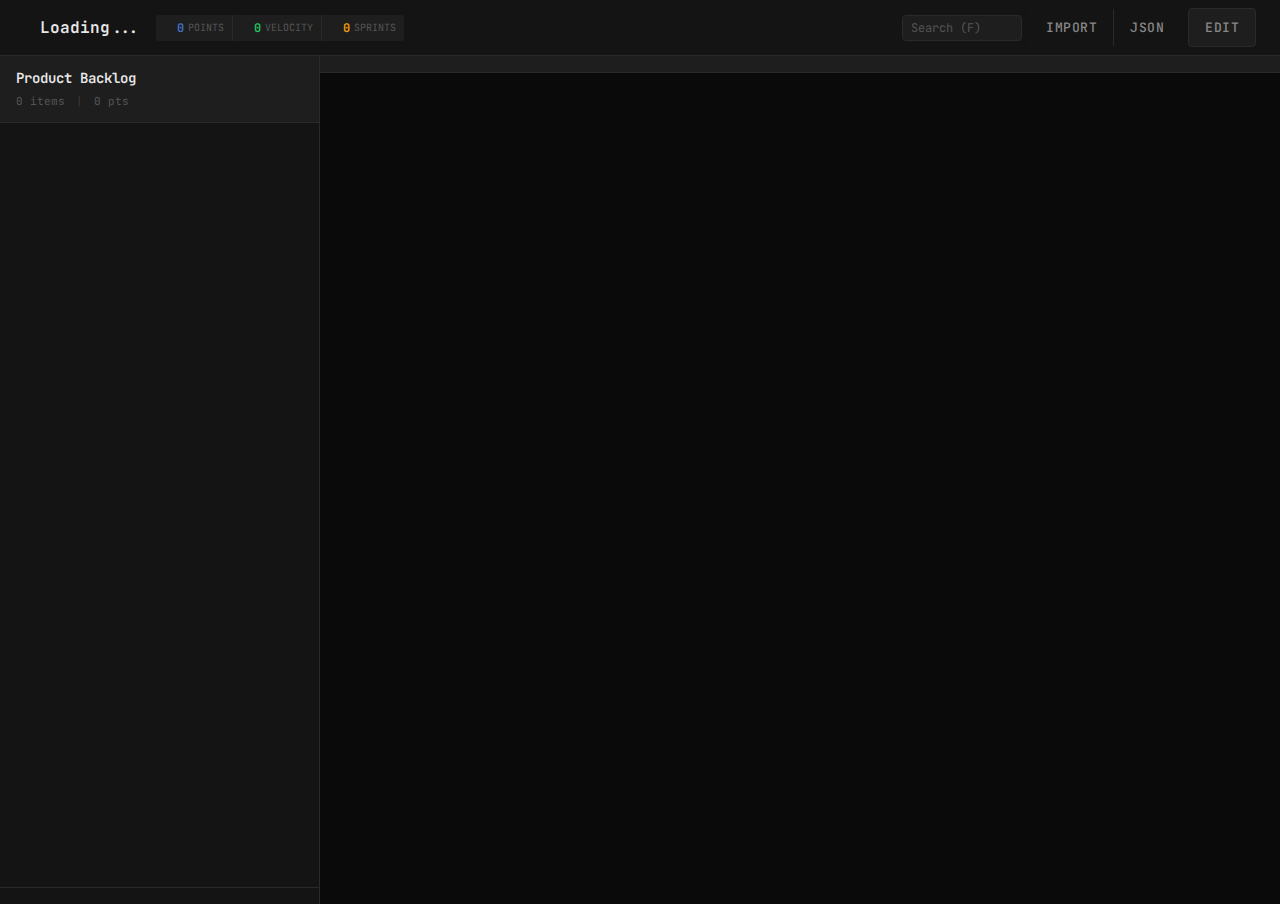
<file: tools/sprint/index.html>
<!DOCTYPE html>
<html lang="en">
<head>
  <meta charset="UTF-8">
  <meta name="viewport" content="width=device-width, initial-scale=1.0">
  <base href="/tools/sprint/">
  <title>Sprint Planner - Project Planning Tools</title>
  <link rel="icon" type="image/svg+xml" href="../../favicon.svg">

  <!-- Google Fonts -->
  <link rel="preconnect" href="https://fonts.googleapis.com">
  <link rel="preconnect" href="https://fonts.gstatic.com" crossorigin>
  <link href="https://fonts.googleapis.com/css2?family=JetBrains+Mono:wght@400;500;600;700&display=swap" rel="stylesheet">

  <!-- Shared CSS (load order matters) -->
  <link rel="stylesheet" href="../../shared/css/tokens.css">
  <link rel="stylesheet" href="../../shared/css/base.css">
  <link rel="stylesheet" href="../../shared/css/buttons.css">
  <link rel="stylesheet" href="../../shared/css/forms.css">
  <link rel="stylesheet" href="../../shared/css/modals.css">
  <link rel="stylesheet" href="../../shared/css/status.css">
  <link rel="stylesheet" href="../../shared/css/navigation.css">
  <link rel="stylesheet" href="../../shared/css/components.css">
  <link rel="stylesheet" href="../../shared/css/edit-mode.css">
  <link rel="stylesheet" href="../../shared/css/print.css">

  <!-- Sprint-specific CSS -->
  <link rel="stylesheet" href="css/sprint-layout.css">
  <link rel="stylesheet" href="css/sprint-cards.css">
  <link rel="stylesheet" href="css/sprint-edit.css">
  <link rel="stylesheet" href="css/sprint-print.css">
</head>
<body>
  <div class="edit-mode-banner">Editing Mode</div>

  <header class="header">
    <div class="header-left">
      <nav class="nav-dropdown" data-current="sprint"></nav>
      <h1 id="projectTitle">Loading...</h1>
      <div class="stat-group">
        <div class="stat-item stat-item--points">
          <span class="stat-item__value" id="totalPoints">0</span>
          <span class="stat-item__label">Points</span>
        </div>
        <div class="stat-item stat-item--velocity">
          <span class="stat-item__value" id="velocity">0</span>
          <span class="stat-item__label">Velocity</span>
        </div>
        <div class="stat-item stat-item--sprints">
          <span class="stat-item__value" id="sprintCount">0</span>
          <span class="stat-item__label">Sprints</span>
        </div>
      </div>
    </div>

    <div class="header-right">
      <input type="text" class="search-input" placeholder="Search (F)" id="searchInput">
      <button class="btn edit-only" onclick="openSettings()">Settings</button>
      <input type="file" id="fileInput" accept=".json">
      <div class="action-group">
        <button class="btn btn--ghost" onclick="importProject()">Import</button>
        <button class="btn btn--ghost" onclick="exportToJSON()">JSON</button>
      </div>
      <button class="btn btn--edit" onclick="toggleEditMode()" id="editToggle">Edit</button>
    </div>
  </header>

  <!-- Settings Modal -->
  <div class="modal-overlay" id="settingsModal">
    <div class="modal-panel modal-panel--wide">
      <div class="modal-header">
        <h2>Sprint Settings</h2>
        <button class="modal-close" onclick="closeSettings()">&times;</button>
      </div>
      <div class="form-group">
        <label class="form-label">Project Title</label>
        <input type="text" class="form-input" id="settingsTitle">
      </div>
      <div class="form-group">
        <label class="form-label">Default Sprint Duration (weeks)</label>
        <input type="number" class="form-input" id="settingsSprintDuration" min="1" max="8" value="2">
      </div>
      <div style="display: flex; gap: 8px; margin-top: 20px;">
        <button class="btn btn--primary" onclick="saveSettings()">Save</button>
        <button class="btn" onclick="closeSettings()">Cancel</button>
      </div>
    </div>
  </div>

  <!-- Sprint Edit Modal -->
  <div class="modal-overlay" id="sprintEditModal">
    <div class="modal-panel">
      <div class="modal-header">
        <h2 id="sprintEditTitle">New Sprint</h2>
        <button class="modal-close" onclick="closeSprintEdit()">&times;</button>
      </div>
      <div class="form-group">
        <label class="form-label">Sprint Name</label>
        <input type="text" class="form-input" id="sprintEditName" placeholder="Sprint 1">
      </div>
      <div class="form-group">
        <label class="form-label">Goal</label>
        <textarea class="form-input" id="sprintEditGoal" rows="2" placeholder="What is the goal of this sprint?"></textarea>
      </div>
      <div class="form-group">
        <label class="form-label">Timeline (Weeks)</label>
        <div style="display: flex; gap: 8px; align-items: center;">
          <input type="number" class="form-input" id="sprintEditStartWeek" min="1" style="width: 80px;" placeholder="Start">
          <span>to</span>
          <input type="number" class="form-input" id="sprintEditEndWeek" min="1" style="width: 80px;" placeholder="End">
        </div>
      </div>
      <div class="form-group">
        <label class="form-label">Status</label>
        <select class="form-input" id="sprintEditStatus">
          <option value="planning">Planning</option>
          <option value="active">Active</option>
          <option value="completed">Completed</option>
        </select>
      </div>
      <div style="display: flex; gap: 8px; margin-top: 20px; flex-wrap: wrap;">
        <button class="btn btn--primary" onclick="saveSprint()">Save</button>
        <button class="btn btn--success edit-only" onclick="startSprint()" id="startSprintBtn">Start Sprint</button>
        <button class="btn btn--warning edit-only" onclick="completeSprint()" id="completeSprintBtn">Complete</button>
        <button class="btn btn--danger edit-only" onclick="deleteSprint()" id="deleteSprintBtn">Delete</button>
        <button class="btn" onclick="closeSprintEdit()">Cancel</button>
      </div>
    </div>
  </div>

  <!-- Task Edit Modal -->
  <div class="modal-overlay" id="taskEditModal">
    <div class="modal-panel">
      <div class="modal-header">
        <h2 id="taskEditTitle">Edit Task</h2>
        <button class="modal-close" onclick="closeTaskEdit()">&times;</button>
      </div>
      <div class="form-group">
        <label class="form-label">Task Name</label>
        <input type="text" class="form-input" id="taskEditName">
      </div>
      <div class="form-group">
        <label class="form-label">Story Points</label>
        <div class="points-selector" id="pointsSelector">
          <button type="button" class="points-btn" data-points="">?</button>
          <button type="button" class="points-btn" data-points="1">1</button>
          <button type="button" class="points-btn" data-points="2">2</button>
          <button type="button" class="points-btn" data-points="3">3</button>
          <button type="button" class="points-btn" data-points="5">5</button>
          <button type="button" class="points-btn" data-points="8">8</button>
          <button type="button" class="points-btn" data-points="13">13</button>
          <button type="button" class="points-btn" data-points="21">21</button>
        </div>
        <input type="hidden" id="taskEditPoints" value="">
      </div>
      <div class="form-group">
        <label class="form-label">Category</label>
        <select class="form-input" id="taskEditCategory"></select>
      </div>
      <div class="form-group">
        <label class="form-label">Assignee</label>
        <select class="form-input" id="taskEditAssignee">
          <option value="">Unassigned</option>
        </select>
      </div>
      <div class="form-group">
        <label class="form-label">Priority</label>
        <select class="form-input" id="taskEditPriority">
          <option value="">None</option>
          <option value="high">High</option>
          <option value="medium">Medium</option>
          <option value="low">Low</option>
        </select>
      </div>
      <div class="form-group">
        <label class="form-label">Notes</label>
        <textarea class="form-input" id="taskEditNotes" rows="3" placeholder="Add notes..."></textarea>
      </div>
      <div class="form-group">
        <label class="form-label">Kanban Status</label>
        <select class="form-input" id="taskEditColumn"></select>
      </div>
      <div style="display: flex; gap: 8px; margin-top: 20px; flex-wrap: wrap;">
        <button class="btn btn--primary" onclick="saveTaskEdit()">Save</button>
        <button class="btn btn--danger edit-only" onclick="deleteCurrentTask()">Delete</button>
        <button class="btn" onclick="closeTaskEdit()">Cancel</button>
      </div>
    </div>
  </div>

  <!-- New Task Modal -->
  <div class="modal-overlay" id="newTaskModal">
    <div class="modal-panel">
      <div class="modal-header">
        <h2>New Task</h2>
        <button class="modal-close" onclick="closeNewTask()">&times;</button>
      </div>
      <div class="form-group">
        <label class="form-label">Task Name</label>
        <input type="text" class="form-input" id="newTaskName" placeholder="Enter task name...">
      </div>
      <div class="form-group">
        <label class="form-label">Story Points</label>
        <div class="points-selector" id="newPointsSelector">
          <button type="button" class="points-btn points-btn--selected" data-points="">?</button>
          <button type="button" class="points-btn" data-points="1">1</button>
          <button type="button" class="points-btn" data-points="2">2</button>
          <button type="button" class="points-btn" data-points="3">3</button>
          <button type="button" class="points-btn" data-points="5">5</button>
          <button type="button" class="points-btn" data-points="8">8</button>
          <button type="button" class="points-btn" data-points="13">13</button>
          <button type="button" class="points-btn" data-points="21">21</button>
        </div>
        <input type="hidden" id="newTaskPoints" value="">
      </div>
      <div class="form-group">
        <label class="form-label">Category</label>
        <select class="form-input" id="newTaskCategory"></select>
      </div>
      <div style="display: flex; gap: 8px; margin-top: 20px;">
        <button class="btn btn--primary" onclick="createNewTask()">Create</button>
        <button class="btn" onclick="closeNewTask()">Cancel</button>
      </div>
    </div>
  </div>

  <main class="sprint-container">
    <!-- Left Panel: Product Backlog -->
    <aside class="backlog-panel">
      <div class="backlog-header">
        <h2 class="backlog-title">Product Backlog</h2>
        <div class="backlog-stats">
          <span id="backlogCount">0</span> items
          <span class="backlog-stats__sep">|</span>
          <span id="backlogPoints">0</span> pts
        </div>
      </div>
      <div class="backlog-list" id="backlogList">
        <!-- Backlog items rendered here -->
      </div>
      <div class="backlog-footer">
        <button class="backlog-add-btn edit-only" onclick="openNewTask()">+ Add Task</button>
      </div>
    </aside>

    <!-- Right Panel: Sprint Board -->
    <section class="sprint-panel">
      <!-- Sprint Tabs -->
      <div class="sprint-tabs" id="sprintTabs">
        <!-- Tabs rendered here -->
        <button class="sprint-tab sprint-tab--add edit-only" onclick="openNewSprint()">+ New Sprint</button>
      </div>

      <!-- Sprint Content -->
      <div class="sprint-board" id="sprintBoard">
        <!-- Sprint content rendered here -->
      </div>
    </section>
  </main>

  <!-- Status indicator -->
  <div id="status" class="status"></div>

  <!-- Load app as ES module -->
  <script type="module" src="js/sprint-app.js"></script>
</body>
</html>
</file>
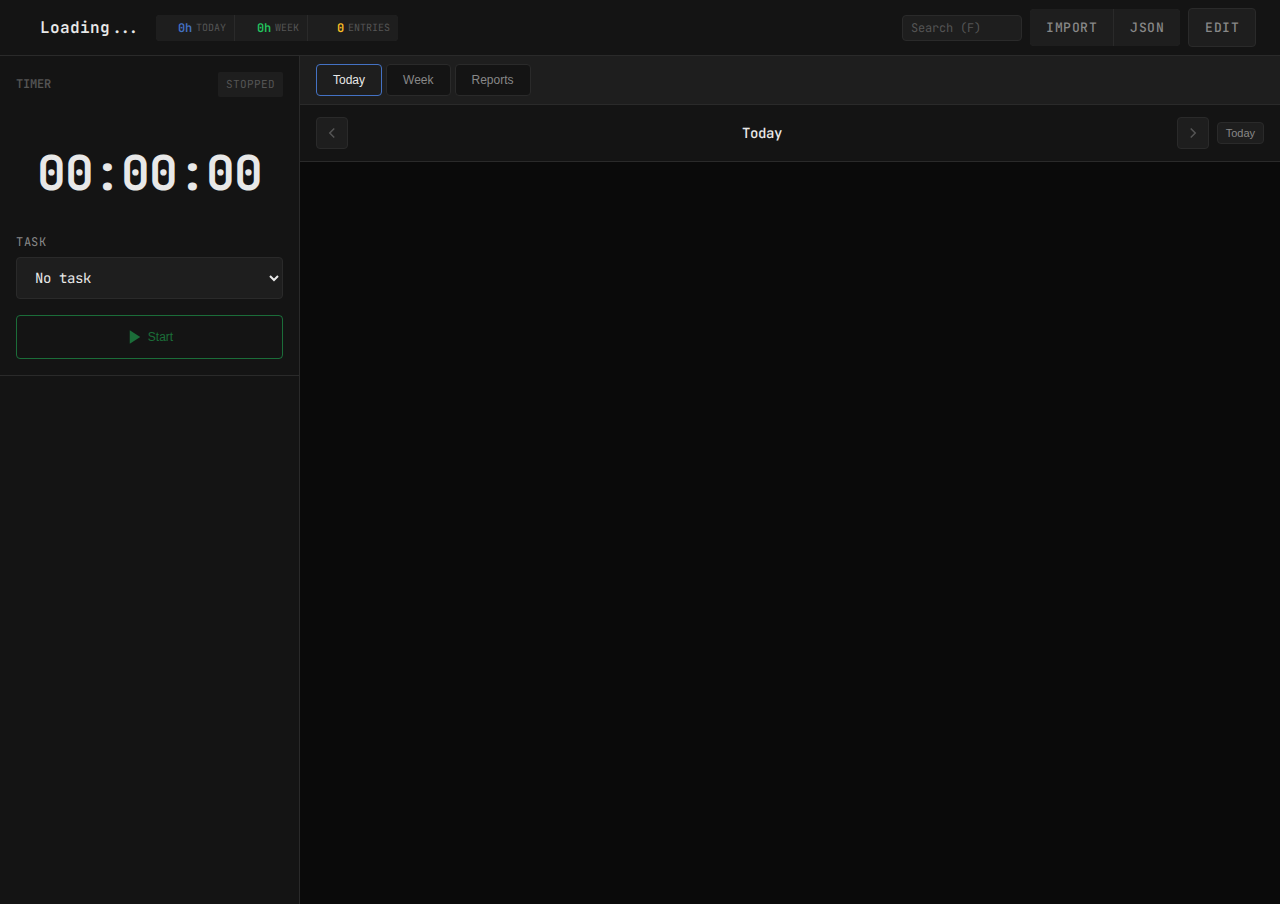
<file: tools/time-tracker/index.html>
<!DOCTYPE html>
<html lang="en">
<head>
  <meta charset="UTF-8">
  <meta name="viewport" content="width=device-width, initial-scale=1.0">
  <base href="/tools/time-tracker/">
  <title>Time Tracker - Project Planning Tools</title>
  <link rel="icon" type="image/svg+xml" href="../../favicon.svg">

  <!-- Description -->
  <meta name="description" content="Offline-first project planning tools: Gantt charts, Kanban boards, Sprint planning, and more. No account required.">

  <!-- Open Graph -->
  <meta property="og:type" content="website">
  <meta property="og:url" content="https://project.bissbert.ch/">
  <meta property="og:title" content="Project Planning Tools">
  <meta property="og:description" content="Offline-first project planning tools: Gantt charts, Kanban boards, Sprint planning, and more.">
  <meta property="og:image" content="https://project.bissbert.ch/og-image.png">

  <!-- Twitter Card -->
  <meta name="twitter:card" content="summary_large_image">
  <meta name="twitter:title" content="Project Planning Tools">
  <meta name="twitter:description" content="Offline-first project planning tools: Gantt charts, Kanban boards, Sprint planning, and more.">
  <meta name="twitter:image" content="https://project.bissbert.ch/og-image.png">

  <!-- PWA & iOS -->
  <link rel="manifest" href="/manifest.json">
  <meta name="theme-color" content="#a78bfa">
  <link rel="apple-touch-icon" href="/apple-touch-icon.png">

  <!-- Google Fonts -->
  <link rel="preconnect" href="https://fonts.googleapis.com">
  <link rel="preconnect" href="https://fonts.gstatic.com" crossorigin>
  <link href="https://fonts.googleapis.com/css2?family=JetBrains+Mono:wght@400;500;600;700&display=swap" rel="stylesheet">

  <!-- Shared CSS (load order matters) -->
  <link rel="stylesheet" href="../../shared/css/tokens.css">
  <link rel="stylesheet" href="../../shared/css/base.css">
  <link rel="stylesheet" href="../../shared/css/buttons.css">
  <link rel="stylesheet" href="../../shared/css/forms.css">
  <link rel="stylesheet" href="../../shared/css/modals.css">
  <link rel="stylesheet" href="../../shared/css/status.css">
  <link rel="stylesheet" href="../../shared/css/navigation.css">
  <link rel="stylesheet" href="../../shared/css/components.css">
  <link rel="stylesheet" href="../../shared/css/edit-mode.css">
  <link rel="stylesheet" href="../../shared/css/print.css">

  <!-- Time Tracker CSS -->
  <link rel="stylesheet" href="css/time-layout.css">
  <link rel="stylesheet" href="css/time-cards.css">
  <link rel="stylesheet" href="css/time-edit.css">
  <link rel="stylesheet" href="css/time-print.css">
</head>
<body>
  <div class="edit-mode-banner">Editing Mode</div>

  <header class="header">
    <div class="header-left">
      <nav class="nav-dropdown" data-current="time-tracker"></nav>
      <h1 id="projectTitle">Loading...</h1>
      <div class="stat-group">
        <div class="stat-item stat-item--today">
          <span class="stat-item__value" id="todayTotal">0h</span>
          <span class="stat-item__label">Today</span>
        </div>
        <div class="stat-item stat-item--week">
          <span class="stat-item__value" id="weekTotal">0h</span>
          <span class="stat-item__label">Week</span>
        </div>
        <div class="stat-item stat-item--entries">
          <span class="stat-item__value" id="entryCount">0</span>
          <span class="stat-item__label">Entries</span>
        </div>
      </div>
    </div>

    <div class="header-right">
      <input type="text" class="search-input" placeholder="Search (F)" id="searchInput">
      <button class="btn edit-only" onclick="openSettings()">Settings</button>
      <input type="file" id="fileInput" accept=".json">
      <div class="action-group">
        <button class="btn btn--ghost" onclick="importProject()">Import</button>
        <button class="btn btn--ghost" onclick="exportToJSON()">JSON</button>
      </div>
      <button class="btn btn--edit" onclick="toggleEditMode()" id="editToggle">Edit</button>
    </div>
  </header>

  <!-- Settings Modal -->
  <div class="modal-overlay" id="settingsModal">
    <div class="modal-panel modal-panel--wide">
      <div class="modal-header">
        <h2>Time Tracker Settings</h2>
        <button class="modal-close" onclick="closeSettings()">&times;</button>
      </div>
      <div class="form-group">
        <label class="form-label">Project Title</label>
        <input type="text" class="form-input" id="settingsTitle">
      </div>
      <div style="display: flex; gap: 8px; margin-top: 20px;">
        <button class="btn btn--primary" onclick="saveSettings()">Save</button>
        <button class="btn" onclick="closeSettings()">Cancel</button>
      </div>
    </div>
  </div>

  <!-- Entry Edit Modal -->
  <div class="modal-overlay" id="entryEditModal">
    <div class="modal-panel">
      <div class="modal-header">
        <h2 id="entryEditTitle">Edit Entry</h2>
        <button class="modal-close" onclick="closeEntryEdit()">&times;</button>
      </div>
      <div class="form-group">
        <label class="form-label">Date</label>
        <input type="date" class="form-input" id="entryEditDate">
      </div>
      <div class="form-row">
        <div class="form-group" style="flex: 1;">
          <label class="form-label">Start Time</label>
          <input type="time" class="form-input" id="entryEditStartTime">
        </div>
        <div class="form-group" style="flex: 1;">
          <label class="form-label">End Time</label>
          <input type="time" class="form-input" id="entryEditEndTime">
        </div>
      </div>
      <div class="form-group">
        <label class="form-label">Duration</label>
        <div class="duration-display" id="entryEditDuration">0h 0m</div>
      </div>
      <div class="form-group">
        <label class="form-label">Task (optional)</label>
        <select class="form-input" id="entryEditTask">
          <option value="">No task</option>
        </select>
      </div>
      <div class="form-group">
        <label class="form-label">Notes</label>
        <textarea class="form-input" id="entryEditNotes" rows="2" placeholder="Add notes..."></textarea>
      </div>
      <div class="form-group">
        <label class="checkbox-label">
          <input type="checkbox" id="entryEditBillable">
          <span>Billable</span>
        </label>
      </div>
      <div style="display: flex; gap: 8px; margin-top: 20px; flex-wrap: wrap;">
        <button class="btn btn--primary" onclick="saveEntryEdit()">Save</button>
        <button class="btn btn--danger edit-only" onclick="deleteCurrentEntry()">Delete</button>
        <button class="btn" onclick="closeEntryEdit()">Cancel</button>
      </div>
    </div>
  </div>

  <main class="time-container">
    <!-- Left Panel: Timer & Quick Add -->
    <aside class="timer-panel">
      <!-- Timer Section -->
      <div class="timer-section">
        <div class="timer-header">
          <h2 class="timer-title">Timer</h2>
          <div class="timer-status" id="timerStatus">Stopped</div>
        </div>
        <div class="timer-display" id="timerDisplay">00:00:00</div>
        <div class="timer-task">
          <label class="form-label">Task</label>
          <select class="form-input" id="timerTaskSelect">
            <option value="">No task</option>
          </select>
        </div>
        <div class="timer-controls">
          <button class="timer-btn timer-btn--start" id="timerStartBtn" onclick="startTimer()">
            <svg width="18" height="18" viewBox="0 0 24 24" fill="currentColor">
              <polygon points="5 3 19 12 5 21 5 3"/>
            </svg>
            Start
          </button>
          <button class="timer-btn timer-btn--pause" id="timerPauseBtn" onclick="pauseTimer()" style="display: none;">
            <svg width="18" height="18" viewBox="0 0 24 24" fill="currentColor">
              <rect x="6" y="4" width="4" height="16"/>
              <rect x="14" y="4" width="4" height="16"/>
            </svg>
            Pause
          </button>
          <button class="timer-btn timer-btn--resume" id="timerResumeBtn" onclick="resumeTimer()" style="display: none;">
            <svg width="18" height="18" viewBox="0 0 24 24" fill="currentColor">
              <polygon points="5 3 19 12 5 21 5 3"/>
            </svg>
            Resume
          </button>
          <button class="timer-btn timer-btn--stop" id="timerStopBtn" onclick="stopTimer()" style="display: none;">
            <svg width="18" height="18" viewBox="0 0 24 24" fill="currentColor">
              <rect x="4" y="4" width="16" height="16"/>
            </svg>
            Stop
          </button>
        </div>
      </div>

      <!-- Quick Add Section -->
      <div class="quick-add-section">
        <div class="quick-add-header">
          <h2 class="quick-add-title">Quick Add</h2>
        </div>
        <div class="form-row">
          <div class="form-group" style="flex: 1;">
            <label class="form-label">Start</label>
            <input type="time" class="form-input" id="quickAddStart">
          </div>
          <div class="form-group" style="flex: 1;">
            <label class="form-label">End</label>
            <input type="time" class="form-input" id="quickAddEnd">
          </div>
        </div>
        <div class="form-group">
          <label class="form-label">Task</label>
          <select class="form-input" id="quickAddTask">
            <option value="">No task</option>
          </select>
        </div>
        <div class="form-group">
          <label class="form-label">Notes</label>
          <input type="text" class="form-input" id="quickAddNotes" placeholder="Add notes...">
        </div>
        <button class="quick-add-btn edit-only" onclick="quickAddEntry()">+ Add Entry</button>
      </div>
    </aside>

    <!-- Right Panel: Entries -->
    <section class="entries-panel">
      <!-- View Tabs -->
      <div class="view-tabs">
        <button class="view-tab view-tab--active" data-view="today" onclick="setView('today')">Today</button>
        <button class="view-tab" data-view="week" onclick="setView('week')">Week</button>
        <button class="view-tab" data-view="reports" onclick="setView('reports')">Reports</button>
      </div>

      <!-- Date Navigation -->
      <div class="date-nav" id="dateNav">
        <button class="date-nav-btn" onclick="navigatePrev()">
          <svg width="18" height="18" viewBox="0 0 24 24" fill="none" stroke="currentColor" stroke-width="2">
            <polyline points="15 18 9 12 15 6"/>
          </svg>
        </button>
        <span class="date-nav-label" id="dateNavLabel">Today</span>
        <button class="date-nav-btn" onclick="navigateNext()">
          <svg width="18" height="18" viewBox="0 0 24 24" fill="none" stroke="currentColor" stroke-width="2">
            <polyline points="9 18 15 12 9 6"/>
          </svg>
        </button>
        <button class="date-nav-today" onclick="navigateToday()">Today</button>
      </div>

      <!-- Entries List -->
      <div class="entries-content" id="entriesContent">
        <!-- Entries rendered here -->
      </div>
    </section>
  </main>

  <!-- Status indicator -->
  <div id="status" class="status"></div>

  <!-- Load app as ES module -->
  <script type="module" src="js/time-app.js"></script>
</body>
</html>
</file>
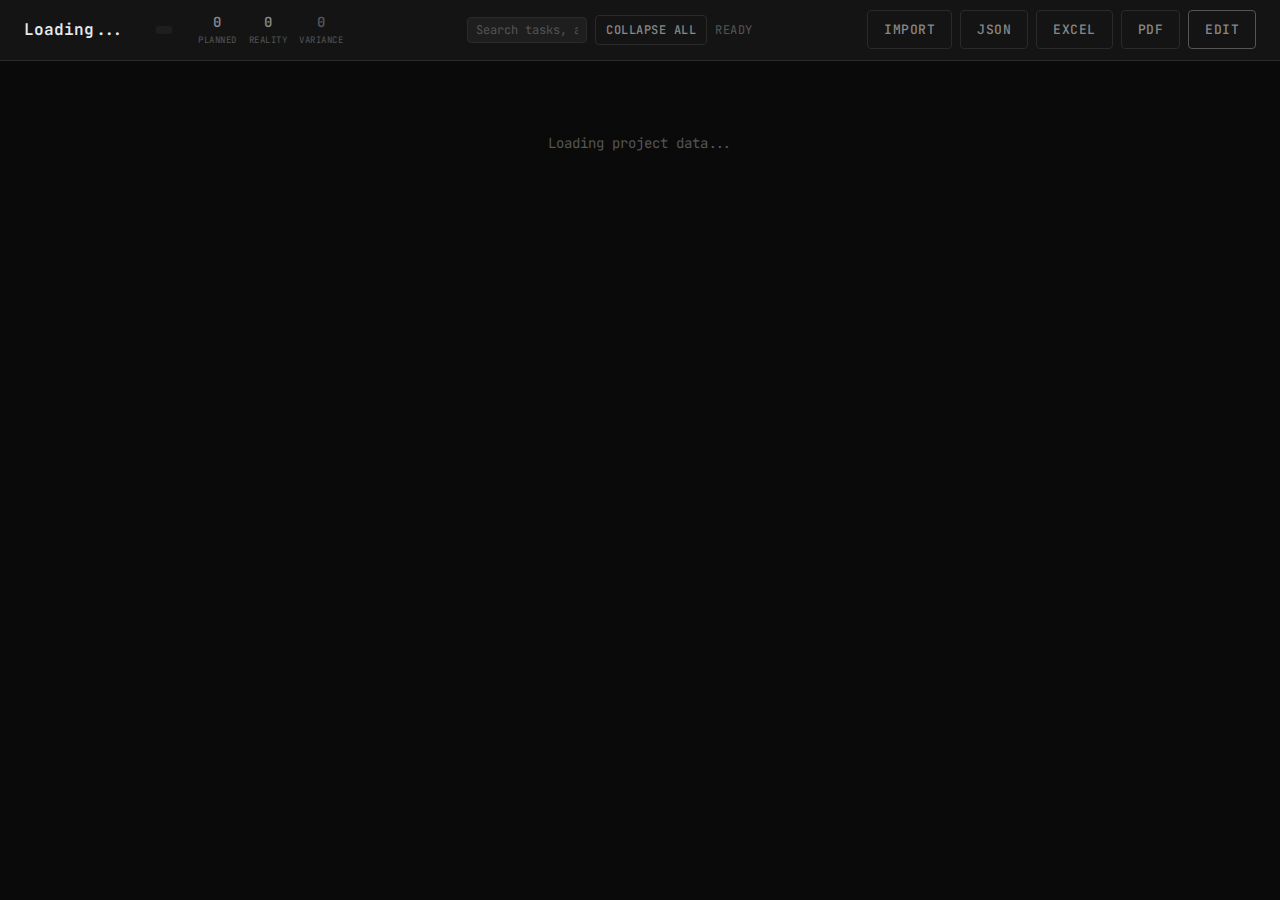
<file: project-planning-tools/tools/gantt/index.html>
<!DOCTYPE html>
<html lang="en">
<head>
  <meta charset="UTF-8">
  <meta name="viewport" content="width=device-width, initial-scale=1.0">
  <base href="/tools/gantt/">
  <title>Gantt Chart - Project Planning Tools</title>

  <!-- Google Fonts -->
  <link rel="preconnect" href="https://fonts.googleapis.com">
  <link rel="preconnect" href="https://fonts.gstatic.com" crossorigin>
  <link href="https://fonts.googleapis.com/css2?family=JetBrains+Mono:wght@400;500;600;700&display=swap" rel="stylesheet">

  <!-- Shared CSS (load order matters) -->
  <link rel="stylesheet" href="../../shared/css/tokens.css">
  <link rel="stylesheet" href="../../shared/css/base.css">
  <link rel="stylesheet" href="../../shared/css/buttons.css">
  <link rel="stylesheet" href="../../shared/css/forms.css">
  <link rel="stylesheet" href="../../shared/css/modals.css">
  <link rel="stylesheet" href="../../shared/css/status.css">
  <link rel="stylesheet" href="../../shared/css/print.css">

  <!-- Gantt-specific CSS -->
  <link rel="stylesheet" href="css/gantt-layout.css">
  <link rel="stylesheet" href="css/gantt-cells.css">
  <link rel="stylesheet" href="css/gantt-edit.css">
  <link rel="stylesheet" href="css/gantt-print.css">
</head>
<body>
  <div class="edit-mode-banner">Editing Mode</div>

  <header class="header">
    <div class="header-group header-group--info">
      <h1 id="projectTitle">Loading...</h1>
      <span class="progress-stats" id="progressStats"></span>
      <div class="variance-card" id="varianceCard">
        <div class="variance-stat variance-stat--planned">
          <span class="variance-stat__value" id="variancePlanned">0</span>
          <span class="variance-stat__label">Planned</span>
        </div>
        <div class="variance-stat variance-stat--reality">
          <span class="variance-stat__value" id="varianceReality">0</span>
          <span class="variance-stat__label">Reality</span>
        </div>
        <div class="variance-stat variance-stat--diff" id="varianceDiff">
          <span class="variance-stat__value" id="varianceDiffValue">0</span>
          <span class="variance-stat__label">Variance</span>
        </div>
      </div>
    </div>
    <div class="header-group header-group--controls">
      <input type="text" class="search-input" placeholder="Search tasks, assignees... (F)" id="searchInput">
      <button class="btn btn--collapse-all" onclick="toggleAllCategories()" id="collapseAllBtn">Collapse All</button>
      <button class="btn btn--settings edit-only" onclick="openSettings()">Settings</button>
      <span class="status" id="status">Ready</span>
    </div>
    <div class="header-group header-group--actions">
      <input type="file" id="fileInput" accept=".json">
      <button class="btn" onclick="importProject()">Import</button>
      <button class="btn" onclick="exportToJSON()">JSON</button>
      <button class="btn" onclick="exportToExcel()">Excel</button>
      <button class="btn" onclick="exportToPDF()">PDF</button>
      <button class="btn btn--edit" onclick="toggleEditMode()" id="editToggle">Edit</button>
    </div>
  </header>

  <!-- Settings Modal -->
  <div class="modal-overlay" id="settingsModal">
    <div class="modal-panel">
      <div class="modal-header">
        <h2>Project Settings</h2>
        <button class="modal-close" onclick="closeSettings()">&times;</button>
      </div>
      <div class="form-group">
        <label class="form-label">Project Title</label>
        <input type="text" class="form-input" id="settingsTitle">
      </div>
      <div class="form-group">
        <label class="form-label">Start Date</label>
        <input type="date" class="form-input" id="settingsStartDate">
      </div>
      <div class="form-group">
        <label class="form-label">End Date</label>
        <input type="date" class="form-input" id="settingsEndDate">
        <div class="project-dates" id="projectDates"></div>
      </div>
      <div class="form-group">
        <label class="form-label">Team Members (for task assignment)</label>
        <div class="team-list" id="teamList"></div>
        <div style="display: flex; gap: 8px; margin-top: 8px;">
          <input type="text" class="form-input" id="newTeamMember" placeholder="Enter name..." style="flex: 1;">
          <button class="btn-add" onclick="addTeamMember()">+ Add</button>
        </div>
      </div>
      <div style="display: flex; gap: 8px; margin-top: 20px;">
        <button class="btn btn--primary" onclick="saveSettings()">Save</button>
        <button class="btn" onclick="closeSettings()">Cancel</button>
      </div>
    </div>
  </div>

  <!-- Week Range Picker Modal -->
  <div class="range-picker-overlay" id="rangePickerOverlay" onclick="closeRangePicker(event)">
    <div class="range-picker" onclick="event.stopPropagation()">
      <h3>Set Week Range</h3>
      <div class="range-picker__inputs">
        <div class="range-picker__field">
          <label>Start Week</label>
          <input type="number" id="rangeStartWeek" min="1" max="99">
        </div>
        <div class="range-picker__field">
          <label>End Week</label>
          <input type="number" id="rangeEndWeek" min="1" max="99">
        </div>
      </div>
      <div class="range-picker__actions">
        <button class="btn" onclick="closeRangePicker()">Cancel</button>
        <button class="btn btn--primary" onclick="applyWeekRange()">Apply</button>
      </div>
    </div>
  </div>

  <!-- Task Edit Popover -->
  <div class="task-edit-popover" id="taskEditPopover">
    <h4 id="popoverTaskName">Edit Task</h4>
    <div class="popover-field">
      <label>Assignee</label>
      <select id="popoverAssignee">
        <option value="">Unassigned</option>
      </select>
    </div>
    <div class="popover-field">
      <label>Priority</label>
      <select id="popoverPriority">
        <option value="">None</option>
        <option value="high">High</option>
        <option value="medium">Medium</option>
        <option value="low">Low</option>
      </select>
    </div>
    <div class="popover-checkbox">
      <input type="checkbox" id="popoverMilestone">
      <label for="popoverMilestone">Mark as Milestone</label>
    </div>
    <div class="popover-field">
      <label>Notes</label>
      <textarea id="popoverNotes" placeholder="Add notes about this task..."></textarea>
    </div>
    <div class="popover-actions">
      <button class="btn" onclick="closeTaskPopover()">Cancel</button>
      <button class="btn btn--primary" onclick="saveTaskPopover()">Save</button>
    </div>
  </div>

  <main class="container">
    <div id="ganttChart" class="loading">Loading project data...</div>
    <div class="legend" id="legend"></div>
  </main>

  <!-- Load app as ES module -->
  <script type="module" src="js/gantt-app.js"></script>
</body>
</html>
</file>
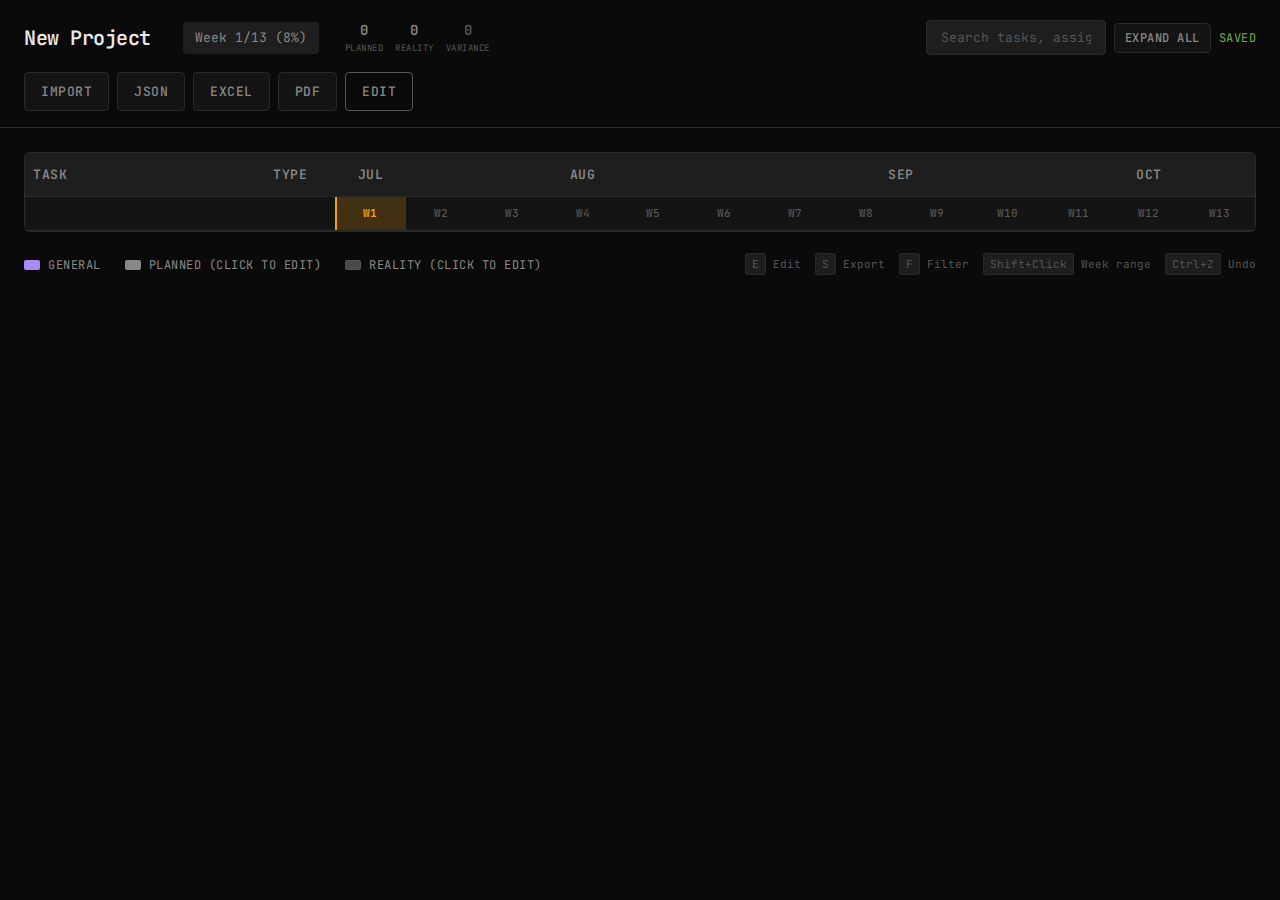
<file: gantt.html>
<!DOCTYPE html>
<html lang="en">
<head>
  <meta charset="UTF-8">
  <meta name="viewport" content="width=device-width, initial-scale=1.0">
  <title>Game Production Gantt Chart</title>
  <link rel="preconnect" href="https://fonts.googleapis.com">
  <link rel="preconnect" href="https://fonts.gstatic.com" crossorigin>
  <link href="https://fonts.googleapis.com/css2?family=JetBrains+Mono:wght@400;500;600;700&display=swap" rel="stylesheet">
  <style>
    :root {
      --bg-primary: #0a0a0a;
      --bg-secondary: #141414;
      --bg-tertiary: #1e1e1e;
      --bg-hover: #252525;
      --border: #2a2a2a;
      --text-primary: #e8e8e8;
      --text-secondary: #888;
      --text-muted: #555;

      --planning: #4472C4;
      --characters: #ED7D31;
      --environment: #70AD47;
      --misc: #7030A0;

      --cell-size: 28px;
      --task-col-width: 240px;
      --type-col-width: 70px;
    }

    * {
      margin: 0;
      padding: 0;
      box-sizing: border-box;
    }

    /* ========== ACCESSIBILITY - Focus Outlines ========== */
    :focus-visible {
      outline: 2px solid var(--planning);
      outline-offset: 2px;
    }

    button:focus-visible,
    input:focus-visible,
    .week-cell:focus-visible {
      outline: 2px solid var(--planning);
      outline-offset: 1px;
    }

    .btn:focus-visible {
      outline-offset: 2px;
      box-shadow: 0 0 0 4px rgba(68, 114, 196, 0.3);
    }

    .task-name--editable:focus-visible {
      outline: 2px solid var(--accent);
      outline-offset: 0;
      border-radius: 2px;
    }

    body {
      font-family: 'JetBrains Mono', monospace;
      background: var(--bg-primary);
      color: var(--text-primary);
      min-height: 100vh;
      font-size: 14px;
      line-height: 1.5;
    }

    /* Header */
    .header {
      position: sticky;
      top: 0;
      z-index: 100;
      background: var(--bg-primary);
      border-bottom: 1px solid var(--border);
      padding: 16px 24px;
      display: flex;
      align-items: center;
      justify-content: space-between;
      flex-wrap: wrap;
      gap: 12px 24px;
    }

    .header h1 {
      font-size: 20px;
      font-weight: 600;
      letter-spacing: -0.5px;
      color: var(--text-primary);
    }

    /* Editable title in edit mode */
    body.edit-mode .header h1 {
      cursor: text;
      padding: 4px 8px;
      margin: -4px -8px;
      border-radius: 4px;
      transition: background 0.15s ease;
    }

    body.edit-mode .header h1:hover {
      background: var(--bg-tertiary);
    }

    .header h1 .edit-hint {
      display: none;
      font-size: 12px;
      font-weight: 400;
      color: var(--text-muted);
      margin-left: 8px;
      text-transform: uppercase;
      letter-spacing: 0.5px;
    }

    body.edit-mode .header h1:hover .edit-hint {
      display: inline;
    }

    .title-edit-input {
      font-family: inherit;
      font-size: 20px;
      font-weight: 600;
      letter-spacing: -0.5px;
      background: var(--bg-tertiary);
      border: 2px solid var(--accent);
      color: var(--text-primary);
      padding: 4px 8px;
      border-radius: 4px;
      outline: none;
      min-width: 200px;
    }

    .header-group {
      display: flex;
      align-items: center;
      gap: 12px;
    }

    .header-group--info {
      flex-wrap: wrap;
      gap: 8px 16px;
    }

    .header-group--controls {
      gap: 8px;
    }

    .header-group--actions {
      gap: 8px;
    }

    .btn {
      font-family: inherit;
      font-size: 13px;
      font-weight: 500;
      padding: 10px 16px;
      border: 1px solid var(--border);
      border-radius: 4px;
      background: var(--bg-secondary);
      color: var(--text-secondary);
      cursor: pointer;
      transition: all 0.15s ease;
      text-transform: uppercase;
      letter-spacing: 0.5px;
    }

    .btn:hover {
      background: var(--bg-tertiary);
      color: var(--text-primary);
      border-color: #3a3a3a;
    }

    .btn--primary {
      background: var(--planning);
      border-color: var(--planning);
      color: white;
    }

    .btn--primary:hover {
      background: #5588dd;
      border-color: #5588dd;
    }

    .status {
      font-size: 12px;
      color: var(--text-muted);
      text-transform: uppercase;
      letter-spacing: 0.5px;
    }

    .status--saved {
      color: var(--environment);
    }

    /* Main container */
    .container {
      padding: 24px;
      overflow-x: auto;
      position: relative;
    }

    /* Gantt Chart */
    .gantt {
      display: grid;
      grid-template-columns: var(--task-col-width) var(--type-col-width) repeat(var(--total-weeks, 35), minmax(var(--cell-size), 1fr));
      gap: 0;
      background: var(--bg-secondary);
      border: 1px solid var(--border);
      border-radius: 6px;
      min-width: 100%;
      width: max-content;
    }

    /* Month header row */
    .month-header {
      display: contents;
    }

    .month-header > div {
      background: var(--bg-tertiary);
      padding: 12px 8px;
      font-size: 13px;
      font-weight: 600;
      text-transform: uppercase;
      letter-spacing: 0.5px;
      color: var(--text-secondary);
      border-bottom: 1px solid var(--border);
      text-align: center;
    }

    .month-header > div:first-child {
      text-align: left;
      background: var(--bg-tertiary);
    }

    .month-header > div:nth-child(2) {
      text-align: left;
      background: var(--bg-tertiary);
    }

    /* Week header row */
    .week-header {
      display: contents;
    }

    .week-header > div {
      background: var(--bg-secondary);
      padding: 8px 2px;
      font-size: 11px;
      font-weight: 500;
      color: var(--text-muted);
      border-bottom: 1px solid var(--border);
      text-align: center;
    }

    .week-header > div:first-child {
      text-align: left;
      padding-left: 12px;
      color: var(--text-secondary);
      font-size: 12px;
      background: var(--bg-secondary);
    }

    .week-header > div:nth-child(2) {
      text-align: left;
      padding-left: 12px;
      color: var(--text-secondary);
      font-size: 12px;
      background: var(--bg-secondary);
    }

    /* Category row */
    .category-row {
      display: contents;
    }

    .category-row > div {
      background: var(--bg-tertiary);
      padding: 10px 12px;
      font-size: 13px;
      font-weight: 600;
      text-transform: uppercase;
      letter-spacing: 0.5px;
      border-bottom: 1px solid var(--border);
    }

    /* Category name cell */
    .category-row > div:first-child {
      display: flex;
      align-items: center;
      gap: 8px;
      background: var(--bg-tertiary);
    }

    /* Category type cell */
    .category-row > div:nth-child(2) {
      background: var(--bg-tertiary);
    }

    /* Category spacer - fills remaining columns */
    .category-row > div:nth-child(3) {
      grid-column: 3 / -1;
      background: var(--bg-tertiary);
    }

    .category-dot {
      width: 10px;
      height: 10px;
      border-radius: 2px;
    }

    /* Task rows */
    .task-row {
      display: contents;
    }

    .task-row > div {
      background: var(--bg-primary);
      border-bottom: 1px solid var(--border);
      display: flex;
      align-items: center;
    }

    .task-row > div:first-child {
      background: var(--bg-primary);
    }

    .task-row > div:nth-child(2) {
      background: var(--bg-primary);
    }

    .task-row:hover > div:not(.week-cell--active) {
      background: var(--bg-hover);
    }

    .task-row:hover > div:first-child,
    .task-row:hover > div:nth-child(2) {
      background: var(--bg-hover);
    }

    .task-name {
      padding: 0 10px;
      font-size: 13px;
      color: var(--text-primary);
      overflow: hidden;
      min-width: 0;
    }

    .task-name-text {
      white-space: nowrap;
      overflow: hidden;
      text-overflow: ellipsis;
      flex: 1;
      min-width: 0;
    }

    .task-type {
      padding: 0 10px;
      font-size: 11px;
      text-transform: uppercase;
      letter-spacing: 0.5px;
    }

    .task-type--planned {
      color: var(--text-secondary);
    }

    .task-type--reality {
      color: var(--text-muted);
      font-style: italic;
    }

    /* Differentiate Plan vs Reality rows */
    .task-row--reality > div {
      background: rgba(255, 255, 255, 0.02);
    }

    .task-row--reality > div:first-child {
      border-left: 2px solid var(--text-muted);
      background: #0d0d0d;
    }

    .task-row--reality > div:nth-child(2) {
      background: #0d0d0d;
    }

    .task-row--reality:hover > div:not(.week-cell--active) {
      background: rgba(255, 255, 255, 0.04);
    }

    .task-row--reality:hover > div:first-child,
    .task-row--reality:hover > div:nth-child(2) {
      background: #141414;
    }

    .task-row--planned > div:first-child {
      border-left: 2px solid transparent;
    }

    /* Week cells */
    .week-cell {
      position: relative;
      justify-content: center;
      min-height: var(--cell-size);
      border-left: 1px solid var(--border);
    }

    .week-cell--planned {
      cursor: pointer;
    }

    .week-cell--planned:hover {
      background: rgba(255, 255, 255, 0.05);
    }

    .week-cell--planned.week-cell--active {
      background: var(--task-color);
    }

    .week-cell--planned.week-cell--active:hover {
      filter: brightness(1.15);
    }

    .week-cell--reality {
      cursor: pointer;
    }

    .week-cell--reality:hover {
      background: rgba(255, 255, 255, 0.05);
    }

    .week-cell--reality.week-cell--active {
      background: var(--task-color);
      opacity: 0.5;
    }

    .week-cell--reality.week-cell--active:hover {
      opacity: 0.65;
    }

    .week-cell--reality.week-cell--active::after {
      content: '';
      position: absolute;
      inset: 4px;
      border: 2px solid rgba(255, 255, 255, 0.3);
      border-radius: 2px;
    }

    /* Month separators */
    .week-cell--month-start {
      border-left: 2px solid var(--border);
    }

    /* Legend */
    .legend {
      margin-top: 24px;
      display: flex;
      gap: 24px;
      flex-wrap: wrap;
    }

    .legend-item {
      display: flex;
      align-items: center;
      gap: 8px;
      font-size: 12px;
      color: var(--text-secondary);
      text-transform: uppercase;
      letter-spacing: 0.5px;
    }

    .legend-color {
      width: 16px;
      height: 10px;
      border-radius: 2px;
    }

    .legend-color--reality {
      opacity: 0.5;
      border: 1px dashed rgba(255, 255, 255, 0.3);
    }

    /* ========== QUICK WIN: PRIORITY BADGES ========== */
    .priority-badge {
      font-size: 10px;
      font-weight: 700;
      padding: 3px 6px;
      border-radius: 3px;
      text-transform: uppercase;
      letter-spacing: 0.3px;
      margin-left: 6px;
      flex-shrink: 0;
    }
    .priority-badge--high {
      background: #dc2626;
      color: #fff;
    }
    .priority-badge--medium {
      background: #f59e0b;
      color: #000;
    }
    .priority-badge--low {
      background: var(--bg-tertiary);
      color: var(--text-muted);
      border: 1px solid var(--border);
    }

    /* ========== QUICK WIN: ASSIGNEE DISPLAY ========== */
    .task-assignee {
      font-size: 11px;
      color: var(--text-muted);
      margin-left: 6px;
      padding: 3px 8px;
      background: var(--bg-tertiary);
      border-radius: 10px;
      white-space: nowrap;
      flex-shrink: 0;
    }
    .task-assignee::before {
      content: '@';
      opacity: 0.6;
    }

    /* ========== QUICK WIN: TASK NOTES INDICATOR ========== */
    .task-notes-icon {
      font-size: 12px;
      color: var(--text-muted);
      margin-left: 4px;
      cursor: help;
      flex-shrink: 0;
    }
    .task-notes-icon:hover {
      color: var(--text-secondary);
    }

    /* ========== QUICK WIN: MILESTONE MARKERS ========== */
    .task-row--milestone > div:first-child {
      position: relative;
    }
    .milestone-marker {
      width: 14px;
      height: 14px;
      background: #f59e0b;
      transform: rotate(45deg);
      margin-right: 10px;
      flex-shrink: 0;
      box-shadow: 0 0 8px rgba(245, 158, 11, 0.4);
    }
    .task-row--milestone .task-name-text {
      font-weight: 600;
      color: #f59e0b;
    }

    /* ========== QUICK WIN: VARIANCE CARD ========== */
    .variance-card {
      display: flex;
      align-items: center;
      gap: 12px;
      padding: 4px 10px;
      background: transparent;
      border: none;
    }
    .variance-stat {
      display: flex;
      flex-direction: column;
      align-items: center;
      gap: 1px;
    }
    .variance-stat__value {
      font-size: 14px;
      font-weight: 600;
    }
    .variance-stat__label {
      font-size: 9px;
      text-transform: uppercase;
      letter-spacing: 0.5px;
      color: var(--text-muted);
    }
    .variance-stat--planned .variance-stat__value {
      color: var(--text-secondary);
    }
    .variance-stat--reality .variance-stat__value {
      color: var(--text-secondary);
    }
    .variance-stat--diff .variance-stat__value {
      color: var(--text-muted);
    }
    .variance-stat--diff.variance-stat--behind .variance-stat__value {
      color: #ef4444;
    }
    .variance-stat--diff.variance-stat--ahead .variance-stat__value {
      color: #22c55e;
    }

    /* ========== QUICK WIN: WEEK RANGE PICKER ========== */
    .range-picker-overlay {
      position: fixed;
      inset: 0;
      background: rgba(0, 0, 0, 0.7);
      display: flex;
      align-items: center;
      justify-content: center;
      z-index: 1000;
      opacity: 0;
      visibility: hidden;
      transition: opacity 0.2s, visibility 0.2s;
    }
    .range-picker-overlay.active {
      opacity: 1;
      visibility: visible;
    }
    .range-picker {
      background: var(--bg-secondary);
      border: 1px solid var(--border);
      border-radius: 8px;
      padding: 20px;
      min-width: 280px;
    }
    .range-picker h3 {
      font-size: 14px;
      font-weight: 600;
      margin-bottom: 16px;
      color: var(--text-primary);
    }
    .range-picker__inputs {
      display: flex;
      gap: 12px;
      margin-bottom: 16px;
    }
    .range-picker__field {
      flex: 1;
    }
    .range-picker__field label {
      display: block;
      font-size: 11px;
      text-transform: uppercase;
      letter-spacing: 0.5px;
      color: var(--text-muted);
      margin-bottom: 4px;
    }
    .range-picker__field input {
      width: 100%;
      font-family: inherit;
      font-size: 14px;
      padding: 10px 12px;
      background: var(--bg-tertiary);
      border: 1px solid var(--border);
      border-radius: 4px;
      color: var(--text-primary);
      text-align: center;
    }
    .range-picker__field input:focus {
      outline: none;
      border-color: var(--planning);
    }
    .range-picker__actions {
      display: flex;
      gap: 8px;
      justify-content: flex-end;
    }

    /* ========== QUICK WIN: TASK EDIT POPOVER ========== */
    .task-edit-popover {
      position: fixed;
      background: var(--bg-secondary);
      border: 1px solid var(--border);
      border-radius: 8px;
      padding: 16px;
      min-width: 260px;
      box-shadow: 0 8px 32px rgba(0, 0, 0, 0.4);
      z-index: 1001;
      display: none;
    }
    .task-edit-popover.active {
      display: block;
    }
    .task-edit-popover h4 {
      font-size: 14px;
      font-weight: 600;
      margin-bottom: 12px;
      color: var(--text-primary);
      padding-bottom: 8px;
      border-bottom: 1px solid var(--border);
    }
    .popover-field {
      margin-bottom: 12px;
    }
    .popover-field label {
      display: block;
      font-size: 11px;
      text-transform: uppercase;
      letter-spacing: 0.5px;
      color: var(--text-muted);
      margin-bottom: 4px;
    }
    .popover-field select,
    .popover-field textarea {
      width: 100%;
      font-family: inherit;
      font-size: 13px;
      padding: 8px 10px;
      background: var(--bg-tertiary);
      border: 1px solid var(--border);
      border-radius: 4px;
      color: var(--text-primary);
    }
    .popover-field textarea {
      min-height: 60px;
      resize: vertical;
    }
    .popover-field select:focus,
    .popover-field textarea:focus {
      outline: none;
      border-color: var(--planning);
    }
    .popover-checkbox {
      display: flex;
      align-items: center;
      gap: 8px;
      margin-bottom: 12px;
    }
    .popover-checkbox input[type="checkbox"] {
      width: 16px;
      height: 16px;
      accent-color: var(--planning);
    }
    .popover-checkbox label {
      font-size: 12px;
      color: var(--text-secondary);
    }
    .popover-actions {
      display: flex;
      gap: 8px;
      justify-content: flex-end;
      padding-top: 8px;
      border-top: 1px solid var(--border);
    }

    /* ========== QUICK WIN: AUTO-BACKUP INDICATOR ========== */
    .backup-indicator {
      font-size: 11px;
      color: var(--text-muted);
      display: flex;
      align-items: center;
      gap: 4px;
    }
    .backup-indicator::before {
      content: '●';
      color: var(--environment);
      font-size: 8px;
    }

    /* ========== TODAY MARKER ========== */
    .week-cell--today {
      position: relative;
    }
    .week-cell--today::before {
      content: '';
      position: absolute;
      left: 0;
      top: 0;
      bottom: 0;
      width: 2px;
      background: #f59e0b;
    }
    .week-header .week-cell--today {
      background: rgba(245, 158, 11, 0.2) !important;
      color: #f59e0b !important;
      font-weight: 700;
    }

    /* ========== COLLAPSIBLE CATEGORIES ========== */
    .collapse-toggle {
      cursor: pointer;
      transition: transform 0.2s;
      margin-right: 8px;
      font-size: 12px;
      color: var(--text-muted);
      user-select: none;
    }
    .collapse-toggle:hover {
      color: var(--text-primary);
    }
    .collapse-toggle--collapsed {
      transform: rotate(-90deg);
    }
    .btn--collapse-all {
      font-size: 12px;
      padding: 6px 10px;
    }

    /* ========== PROGRESS STATS ========== */
    .progress-stats {
      font-size: 13px;
      color: var(--text-secondary);
      margin-left: 16px;
      padding: 6px 12px;
      background: var(--bg-tertiary);
      border-radius: 4px;
    }

    /* ========== STATUS INDICATORS ========== */
    .status-indicator {
      width: 18px;
      height: 18px;
      border-radius: 4px;
      margin-right: 8px;
      flex-shrink: 0;
      display: flex;
      align-items: center;
      justify-content: center;
      font-size: 12px;
      font-weight: 700;
    }
    .status-indicator--on-track {
      background: rgba(34, 197, 94, 0.2);
      color: #22c55e;
    }
    .status-indicator--behind {
      background: rgba(239, 68, 68, 0.2);
      color: #ef4444;
      animation: behindPulse 2s ease-in-out infinite;
    }
    @keyframes behindPulse {
      0%, 100% { opacity: 1; }
      50% { opacity: 0.6; }
    }
    .status-indicator--ahead {
      background: rgba(59, 130, 246, 0.2);
      color: #3b82f6;
    }
    .status-indicator--complete {
      background: rgba(34, 197, 94, 0.3);
      color: #22c55e;
    }
    .status-indicator--not-started {
      background: rgba(100, 100, 100, 0.25);
      color: var(--text-secondary);
    }

    /* ========== SEARCH/FILTER ========== */
    .search-input {
      font-family: inherit;
      font-size: 13px;
      padding: 8px 14px;
      background: var(--bg-tertiary);
      border: 1px solid var(--border);
      border-radius: 4px;
      color: var(--text-primary);
      width: 180px;
    }
    .search-input:focus {
      outline: none;
      border-color: var(--planning);
    }
    .search-input::placeholder {
      color: var(--text-muted);
    }

    /* ========== KEYBOARD SHORTCUTS HINT ========== */
    .shortcuts-hint {
      font-size: 11px;
      color: var(--text-muted);
      display: flex;
      gap: 14px;
      margin-left: auto;
    }
    .shortcuts-hint kbd {
      background: var(--bg-tertiary);
      padding: 3px 6px;
      border-radius: 3px;
      border: 1px solid var(--border);
      font-family: inherit;
    }

    /* ========== TASK ACTIONS (Edit Mode) ========== */
    .task-actions {
      display: flex;
      gap: 1px;
      margin-left: auto;
      flex-shrink: 0;
      align-items: center;
    }

    /* Persistent action trigger - always visible */
    .task-actions-trigger {
      background: transparent;
      border: none;
      color: var(--text-muted);
      cursor: pointer;
      padding: 2px 6px;
      font-size: 14px;
      letter-spacing: -2px;
      border-radius: 2px;
      opacity: 0.55;
      transition: all 0.15s ease;
    }

    .task-row:hover .task-actions-trigger {
      opacity: 0.8;
    }

    .task-actions-trigger:hover {
      opacity: 1 !important;
      background: var(--bg-tertiary);
    }

    /* Expandable action buttons */
    .task-actions-buttons {
      display: flex;
      gap: 1px;
      max-width: 0;
      overflow: hidden;
      transition: max-width 0.2s ease, opacity 0.15s ease;
      opacity: 0;
    }

    .task-row:hover .task-actions-buttons {
      max-width: 120px;
      opacity: 1;
    }

    .task-btn {
      background: var(--bg-tertiary);
      border: none;
      color: var(--text-muted);
      cursor: pointer;
      padding: 4px 7px;
      font-size: 12px;
      border-radius: 2px;
      white-space: nowrap;
      line-height: 1;
      transition: all 0.1s ease;
    }

    .task-btn:hover {
      color: var(--text-primary);
    }

    .task-btn--copy:hover {
      background: var(--environment);
      color: white;
    }

    .task-btn--duplicate:hover {
      background: var(--planning);
      color: white;
    }

    .task-btn--move:hover {
      background: #f59e0b;
      color: white;
    }

    .task-btn--edit-details:hover {
      background: var(--misc);
      color: white;
    }

    .task-btn--range:hover {
      background: var(--planning);
      color: white;
    }

    /* Compact delete button in task actions */
    .task-actions .btn-delete {
      padding: 3px 5px;
      font-size: 12px;
    }

    /* Move dropdown */
    .move-dropdown {
      position: relative;
      display: inline-block;
    }

    .move-dropdown-content {
      display: none;
      position: absolute;
      right: 0;
      top: 100%;
      background: var(--bg-secondary);
      border: 1px solid var(--border);
      border-radius: 4px;
      min-width: 150px;
      z-index: 1000;
      box-shadow: 0 4px 12px rgba(0,0,0,0.3);
    }

    .move-dropdown-content.show {
      display: block;
    }

    .move-dropdown-item {
      padding: 10px 14px;
      font-size: 13px;
      cursor: pointer;
      display: flex;
      align-items: center;
      gap: 8px;
    }

    .move-dropdown-item:hover {
      background: var(--bg-hover);
    }

    .move-dropdown-item.current {
      color: var(--text-muted);
      cursor: default;
    }

    .move-dropdown-item .category-dot {
      width: 8px;
      height: 8px;
      border-radius: 2px;
      flex-shrink: 0;
    }

    /* Category drag handle */
    .category-drag-handle {
      cursor: grab;
      opacity: 0.3;
      padding: 0 4px;
      font-size: 12px;
      user-select: none;
      color: var(--text-muted);
    }

    .category-drag-handle:hover {
      opacity: 1;
    }

    .category-row.dragging > div {
      opacity: 0.5;
    }

    .category-row.drag-over > div {
      border-top: 2px solid var(--accent) !important;
    }

    /* Week range selection indicator */
    .week-cell--range-start {
      box-shadow: inset 0 0 0 2px #f59e0b;
    }

    /* Hidden file input */
    #fileInput {
      display: none;
    }

    /* Loading state */
    .loading {
      text-align: center;
      padding: 48px;
      color: var(--text-muted);
    }

    /* ========== EDIT MODE STYLES ========== */

    body.edit-mode {
      --accent: #f59e0b;
    }

    /* Edit mode visual indicator - colored top border */
    body.edit-mode::before {
      content: '';
      position: fixed;
      top: 0;
      left: 0;
      right: 0;
      height: 3px;
      background: linear-gradient(90deg, #f59e0b, #fbbf24, #f59e0b);
      z-index: 1000;
      animation: editModePulse 2s ease-in-out infinite;
    }

    @keyframes editModePulse {
      0%, 100% { opacity: 1; }
      50% { opacity: 0.7; }
    }

    /* Edit mode banner */
    .edit-mode-banner {
      display: none;
      position: fixed;
      top: 3px;
      left: 50%;
      transform: translateX(-50%);
      background: var(--accent);
      color: #000;
      font-size: 11px;
      font-weight: 700;
      padding: 3px 14px;
      border-radius: 0 0 4px 4px;
      text-transform: uppercase;
      letter-spacing: 1px;
      z-index: 1001;
    }

    body.edit-mode .edit-mode-banner {
      display: block;
    }

    /* Edit-only elements hidden by default */
    .edit-only {
      display: none !important;
    }

    body.edit-mode .edit-only {
      display: flex !important;
    }

    /* Edit mode toggle button */
    .btn--edit {
      background: transparent;
      border-color: var(--text-muted);
    }

    body.edit-mode .btn--edit {
      background: var(--accent);
      border-color: var(--accent);
      color: #000;
    }

    /* Settings button */
    .btn--settings {
      background: var(--bg-tertiary);
    }

    /* Drag handle */
    .drag-handle {
      cursor: grab;
      opacity: 0;
      padding: 0 3px;
      font-size: 11px;
      user-select: none;
      color: var(--text-muted);
      flex-shrink: 0;
      transition: opacity 0.15s ease;
    }

    .task-row:hover .drag-handle {
      opacity: 0.5;
    }

    .drag-handle:hover {
      opacity: 1 !important;
    }

    .task-row.dragging {
      opacity: 0.5;
    }

    .task-row.drag-over {
      border-top: 2px solid var(--accent) !important;
    }

    /* Delete button */
    .btn-delete {
      background: transparent;
      border: none;
      color: var(--text-muted);
      cursor: pointer;
      padding: 2px 6px;
      font-size: 14px;
      line-height: 1;
      border-radius: 2px;
    }

    .btn-delete:hover {
      background: #dc2626;
      color: white;
    }

    /* Add button */
    .btn-add {
      background: transparent;
      border: 1px dashed var(--border);
      color: var(--text-muted);
      cursor: pointer;
      padding: 8px 14px;
      font-size: 13px;
      border-radius: 4px;
      display: flex;
      align-items: center;
      gap: 4px;
    }

    .btn-add:hover {
      border-color: var(--accent);
      color: var(--accent);
    }

    /* Add task row */
    .add-task-row {
      grid-column: 1 / -1;
      padding: 8px 12px;
      background: var(--bg-primary);
      border-bottom: 1px solid var(--border);
    }

    /* Add category row */
    .add-category-row {
      grid-column: 1 / -1;
      padding: 12px;
      background: var(--bg-secondary);
    }

    /* Inline edit input */
    .inline-edit {
      background: var(--bg-tertiary);
      border: 1px solid var(--accent);
      color: var(--text-primary);
      font-family: inherit;
      font-size: inherit;
      padding: 2px 6px;
      border-radius: 2px;
      outline: none;
      width: 100%;
      max-width: 180px;
    }

    /* Editable task name in edit mode */
    body.edit-mode .task-name--editable {
      cursor: text;
    }

    body.edit-mode .task-name--editable:hover {
      background: var(--bg-tertiary);
      border-radius: 2px;
    }

    /* Category header in edit mode */
    .category-controls {
      margin-left: auto;
      display: flex;
      align-items: center;
      gap: 8px;
    }

    .color-picker {
      width: 24px;
      height: 24px;
      padding: 0;
      border: 2px solid var(--border);
      border-radius: 4px;
      cursor: pointer;
      background: transparent;
    }

    .color-picker::-webkit-color-swatch-wrapper {
      padding: 0;
    }

    .color-picker::-webkit-color-swatch {
      border: none;
      border-radius: 2px;
    }

    /* Settings modal */
    .modal-overlay {
      position: fixed;
      inset: 0;
      background: rgba(0, 0, 0, 0.85);
      display: flex;
      align-items: center;
      justify-content: center;
      z-index: 1000;
      opacity: 0;
      visibility: hidden;
      transition: all 0.2s ease;
    }

    .modal-overlay.active {
      opacity: 1;
      visibility: visible;
    }

    .modal-panel {
      background: var(--bg-secondary);
      border: 1px solid var(--border);
      border-radius: 8px;
      padding: 24px;
      width: 90%;
      max-width: 500px;
      max-height: 80vh;
      overflow-y: auto;
    }

    .modal-header {
      display: flex;
      justify-content: space-between;
      align-items: center;
      margin-bottom: 20px;
    }

    .modal-header h2 {
      font-size: 16px;
      font-weight: 600;
      text-transform: uppercase;
      letter-spacing: 0.5px;
    }

    .modal-close {
      background: transparent;
      border: none;
      color: var(--text-muted);
      cursor: pointer;
      font-size: 22px;
      padding: 4px;
    }

    .modal-close:hover {
      color: var(--text-primary);
    }

    .form-group {
      margin-bottom: 16px;
    }

    .form-label {
      display: block;
      font-size: 12px;
      text-transform: uppercase;
      letter-spacing: 0.5px;
      color: var(--text-secondary);
      margin-bottom: 6px;
    }

    .form-input {
      width: 100%;
      padding: 10px 14px;
      background: var(--bg-tertiary);
      border: 1px solid var(--border);
      border-radius: 4px;
      color: var(--text-primary);
      font-family: inherit;
      font-size: 14px;
    }

    .form-input:focus {
      outline: none;
      border-color: var(--accent);
    }

    .project-dates {
      font-size: 12px;
      color: var(--text-secondary);
      margin-top: 4px;
      padding: 10px;
      background: var(--bg-tertiary);
      border-radius: 4px;
    }

    /* Team list in settings */
    .team-list {
      display: flex;
      flex-wrap: wrap;
      gap: 8px;
    }
    .team-member {
      display: flex;
      align-items: center;
      gap: 6px;
      padding: 6px 10px;
      background: var(--bg-tertiary);
      border: 1px solid var(--border);
      border-radius: 4px;
      font-size: 13px;
    }
    .team-member__remove {
      background: none;
      border: none;
      color: var(--text-muted);
      cursor: pointer;
      font-size: 16px;
      line-height: 1;
      padding: 0 2px;
    }
    .team-member__remove:hover {
      color: #ef4444;
    }

    /* ========== PRINT STYLES FOR PDF EXPORT ========== */
    @media print {
      /* Page setup - landscape for wide Gantt chart */
      @page {
        size: A4 landscape;
        margin: 12mm 8mm;
      }

      /* Force color printing */
      * {
        -webkit-print-color-adjust: exact !important;
        print-color-adjust: exact !important;
        color-adjust: exact !important;
      }

      /* Hide interactive UI elements */
      .header-group--controls,
      .header-group--actions,
      .legend,
      .modal-overlay,
      .edit-only,
      #fileInput,
      .task-actions,
      .add-task-row,
      .category-actions,
      .add-category-row,
      .progress-stats,
      .collapse-toggle,
      .status-indicator,
      .shortcuts-hint,
      .category-drag-handle,
      .move-dropdown,
      .edit-mode-banner {
        display: none !important;
      }

      /* Remove reality row left border for print */
      .task-row--reality > div:first-child {
        border-left: none !important;
      }

      /* Clean document background */
      html, body {
        background: #fff !important;
        margin: 0;
        padding: 0;
        font-size: 9pt;
      }

      /* Container reset */
      .container {
        padding: 0;
        max-width: none;
        overflow: visible;
      }

      /* Header - show title prominently */
      .header {
        position: static;
        background: transparent !important;
        border: none;
        padding: 0 0 12px 0;
        justify-content: flex-start;
      }

      .header h1 {
        font-size: 14pt;
        font-weight: 700;
        color: #1a1a1a !important;
        letter-spacing: -0.02em;
      }

      /* Gantt container */
      .gantt {
        background: #fff !important;
        border: 1px solid #333;
        box-shadow: none;
        overflow: visible;
      }

      /* Disable sticky columns for print */
      .gantt > * > div:first-child,
      .gantt > * > div:nth-child(2) {
        position: static !important;
        box-shadow: none !important;
      }

      /* Month headers - subtle contrast */
      .month-header > div {
        background: #2a2a2a !important;
        color: #fff !important;
        font-weight: 600;
        font-size: 8pt;
        border-right: 1px solid #444;
      }

      /* Week headers - light gray */
      .week-header > div {
        background: #f0f0f0 !important;
        color: #333 !important;
        font-size: 7pt;
        font-weight: 500;
        border-right: 1px solid #ddd;
        border-bottom: 1px solid #ccc;
      }

      /* Category rows - maintain category colors but ensure contrast */
      .category-row > div {
        font-weight: 700 !important;
        font-size: 8pt;
        letter-spacing: 0.05em;
        border-bottom: 2px solid #333 !important;
      }

      /* Task rows */
      .task-row > div {
        background: #fff !important;
        border-bottom: 1px solid #e5e5e5;
        font-size: 8pt;
      }

      .task-row > div:first-child {
        font-weight: 500;
        color: #1a1a1a !important;
      }

      /* Task type labels */
      .task-row > div:nth-child(2) {
        color: #666 !important;
        font-size: 7pt;
        text-transform: uppercase;
        letter-spacing: 0.03em;
      }

      /* Week cells - active cells keep their colors */
      .week-cell--active {
        border: none !important;
      }

      /* Force background colors to print */
      .week-cell--planned.week-cell--active {
        background: var(--task-color) !important;
        -webkit-print-color-adjust: exact !important;
        print-color-adjust: exact !important;
        color-adjust: exact !important;
      }

      .week-cell--reality.week-cell--active {
        background: var(--task-color) !important;
        opacity: 0.5 !important;
        -webkit-print-color-adjust: exact !important;
        print-color-adjust: exact !important;
        color-adjust: exact !important;
      }

      /* Category row backgrounds */
      .category-row > div {
        -webkit-print-color-adjust: exact !important;
        print-color-adjust: exact !important;
        color-adjust: exact !important;
      }

      /* Print footer with date */
      .gantt::after {
        content: "Exported " attr(data-export-date);
        display: block;
        text-align: right;
        font-size: 7pt;
        color: #999;
        padding: 8px 12px 0 0;
        border-top: 1px solid #e5e5e5;
        margin-top: 8px;
      }
    }
  </style>
</head>
<body>
  <div class="edit-mode-banner">Editing Mode</div>
  <header class="header">
    <div class="header-group header-group--info">
      <h1 id="projectTitle">Loading...</h1>
      <span class="progress-stats" id="progressStats"></span>
      <div class="variance-card" id="varianceCard">
        <div class="variance-stat variance-stat--planned">
          <span class="variance-stat__value" id="variancePlanned">0</span>
          <span class="variance-stat__label">Planned</span>
        </div>
        <div class="variance-stat variance-stat--reality">
          <span class="variance-stat__value" id="varianceReality">0</span>
          <span class="variance-stat__label">Reality</span>
        </div>
        <div class="variance-stat variance-stat--diff" id="varianceDiff">
          <span class="variance-stat__value" id="varianceDiffValue">0</span>
          <span class="variance-stat__label">Variance</span>
        </div>
      </div>
    </div>
    <div class="header-group header-group--controls">
      <input type="text" class="search-input" placeholder="Search tasks, assignees... (F)" id="searchInput" oninput="filterTasks(this.value)">
      <button class="btn btn--collapse-all" onclick="toggleAllCategories()" id="collapseAllBtn">Collapse All</button>
      <button class="btn btn--settings edit-only" onclick="openSettings()">Settings</button>
      <span class="status" id="status">Ready</span>
    </div>
    <div class="header-group header-group--actions">
      <input type="file" id="fileInput" accept=".json">
      <button class="btn" onclick="importProject()">Import</button>
      <button class="btn" onclick="exportToJSON()">JSON</button>
      <button class="btn" onclick="exportToExcel()">Excel</button>
      <button class="btn" onclick="exportToPDF()">PDF</button>
      <button class="btn btn--edit" onclick="toggleEditMode()" id="editToggle">Edit</button>
    </div>
  </header>

  <!-- Settings Modal -->
  <div class="modal-overlay" id="settingsModal">
    <div class="modal-panel">
      <div class="modal-header">
        <h2>Project Settings</h2>
        <button class="modal-close" onclick="closeSettings()">&times;</button>
      </div>
      <div class="form-group">
        <label class="form-label">Project Title</label>
        <input type="text" class="form-input" id="settingsTitle">
      </div>
      <div class="form-group">
        <label class="form-label">Start Date</label>
        <input type="date" class="form-input" id="settingsStartDate" onchange="updateProjectDatesPreview()">
      </div>
      <div class="form-group">
        <label class="form-label">End Date</label>
        <input type="date" class="form-input" id="settingsEndDate" onchange="updateProjectDatesPreview()">
        <div class="project-dates" id="projectDates"></div>
      </div>
      <div class="form-group">
        <label class="form-label">Team Members (for task assignment)</label>
        <div class="team-list" id="teamList"></div>
        <div style="display: flex; gap: 8px; margin-top: 8px;">
          <input type="text" class="form-input" id="newTeamMember" placeholder="Enter name..." style="flex: 1;">
          <button class="btn-add" onclick="addTeamMember()">+ Add</button>
        </div>
      </div>
      <div style="display: flex; gap: 8px; margin-top: 20px;">
        <button class="btn btn--primary" onclick="saveSettings()">Save</button>
        <button class="btn" onclick="closeSettings()">Cancel</button>
      </div>
    </div>
  </div>

  <!-- Week Range Picker Modal -->
  <div class="range-picker-overlay" id="rangePickerOverlay" onclick="closeRangePicker(event)">
    <div class="range-picker" onclick="event.stopPropagation()">
      <h3>Set Week Range</h3>
      <div class="range-picker__inputs">
        <div class="range-picker__field">
          <label>Start Week</label>
          <input type="number" id="rangeStartWeek" min="1" max="99">
        </div>
        <div class="range-picker__field">
          <label>End Week</label>
          <input type="number" id="rangeEndWeek" min="1" max="99">
        </div>
      </div>
      <div class="range-picker__actions">
        <button class="btn" onclick="closeRangePicker()">Cancel</button>
        <button class="btn btn--primary" onclick="applyWeekRange()">Apply</button>
      </div>
    </div>
  </div>

  <!-- Task Edit Popover -->
  <div class="task-edit-popover" id="taskEditPopover">
    <h4 id="popoverTaskName">Edit Task</h4>
    <div class="popover-field">
      <label>Assignee</label>
      <select id="popoverAssignee">
        <option value="">Unassigned</option>
      </select>
    </div>
    <div class="popover-field">
      <label>Priority</label>
      <select id="popoverPriority">
        <option value="">None</option>
        <option value="high">High</option>
        <option value="medium">Medium</option>
        <option value="low">Low</option>
      </select>
    </div>
    <div class="popover-checkbox">
      <input type="checkbox" id="popoverMilestone">
      <label for="popoverMilestone">Mark as Milestone</label>
    </div>
    <div class="popover-field">
      <label>Notes</label>
      <textarea id="popoverNotes" placeholder="Add notes about this task..."></textarea>
    </div>
    <div class="popover-actions">
      <button class="btn" onclick="closeTaskPopover()">Cancel</button>
      <button class="btn btn--primary" onclick="saveTaskPopover()">Save</button>
    </div>
  </div>

  <main class="container">
    <div id="ganttChart" class="loading">Loading project data...</div>
    <div class="legend" id="legend"></div>
  </main>

  <script>
    // Data format version (increment when structure changes)
    const DATA_VERSION = 4;

    // Default project data
    const defaultProjectData = {
      version: DATA_VERSION,
      project: {
        title: "8-Month Game Production",
        startDate: "2026-02-02",
        endDate: "2026-10-03",
        totalWeeks: 35
      },
      team: [], // Team members for assignment
      categories: {
        "Planning": "#4472C4",
        "Characters": "#ED7D31",
        "Env - Objectives": "#70AD47",
        "Env - Town": "#70AD47",
        "Env - Forest": "#70AD47",
        "Misc": "#7030A0"
      },
      tasks: [
        { id: 1, category: "Planning", name: "Plan game concept", startWeek: 1, endWeek: 1, reality: [] },
        { id: 2, category: "Planning", name: "Create mood boards", startWeek: 1, endWeek: 2, reality: [] },
        { id: 3, category: "Planning", name: "Style guide", startWeek: 2, endWeek: 3, reality: [] },
        { id: 4, category: "Planning", name: "List assets", startWeek: 2, endWeek: 2, reality: [] },
        { id: 5, category: "Planning", name: "Thumbnails", startWeek: 3, endWeek: 4, reality: [] },
        { id: 6, category: "Planning", name: "Concept sketches", startWeek: 3, endWeek: 4, reality: [] },
        { id: 7, category: "Planning", name: "Understanding Unity", startWeek: 1, endWeek: 4, reality: [] },
        { id: 8, category: "Characters", name: "Luna mesh", startWeek: 5, endWeek: 6, reality: [] },
        { id: 9, category: "Characters", name: "Weapon mesh", startWeek: 7, endWeek: 7, reality: [] },
        { id: 10, category: "Characters", name: "Enemy mesh", startWeek: 8, endWeek: 9, reality: [] },
        { id: 11, category: "Characters", name: "Luna texture", startWeek: 10, endWeek: 11, reality: [] },
        { id: 12, category: "Characters", name: "Weapon texture", startWeek: 11, endWeek: 12, reality: [] },
        { id: 13, category: "Characters", name: "Enemy texture", startWeek: 12, endWeek: 13, reality: [] },
        { id: 14, category: "Characters", name: "Luna animations", startWeek: 14, endWeek: 15, reality: [] },
        { id: 15, category: "Characters", name: "Enemy animations", startWeek: 16, endWeek: 17, reality: [] },
        { id: 16, category: "Env - Objectives", name: "Angel Fountain mesh", startWeek: 5, endWeek: 6, reality: [] },
        { id: 17, category: "Env - Objectives", name: "Vision Tower mesh", startWeek: 7, endWeek: 8, reality: [] },
        { id: 18, category: "Env - Objectives", name: "Chest mesh", startWeek: 8, endWeek: 9, reality: [] },
        { id: 19, category: "Env - Objectives", name: "Angel Fountain texture", startWeek: 9, endWeek: 10, reality: [] },
        { id: 20, category: "Env - Objectives", name: "Vision Tower texture", startWeek: 10, endWeek: 11, reality: [] },
        { id: 21, category: "Env - Objectives", name: "Chest texture", startWeek: 11, endWeek: 12, reality: [] },
        { id: 22, category: "Env - Town", name: "Floor tiles", startWeek: 12, endWeek: 13, reality: [] },
        { id: 23, category: "Env - Town", name: "House tiles", startWeek: 13, endWeek: 15, reality: [] },
        { id: 24, category: "Env - Town", name: "Trees", startWeek: 15, endWeek: 16, reality: [] },
        { id: 25, category: "Env - Town", name: "Rocks", startWeek: 16, endWeek: 16, reality: [] },
        { id: 26, category: "Env - Town", name: "Palisade", startWeek: 17, endWeek: 17, reality: [] },
        { id: 27, category: "Env - Forest", name: "Floor tiles", startWeek: 18, endWeek: 18, reality: [] },
        { id: 28, category: "Env - Forest", name: "Portal", startWeek: 19, endWeek: 20, reality: [] },
        { id: 29, category: "Env - Forest", name: "Bushes", startWeek: 21, endWeek: 21, reality: [] },
        { id: 30, category: "Misc", name: "Unity integration", startWeek: 22, endWeek: 27, reality: [] },
        { id: 31, category: "Misc", name: "VFX", startWeek: 26, endWeek: 29, reality: [] },
        { id: 32, category: "Misc", name: "Documentation", startWeek: 30, endWeek: 31, reality: [] },
        { id: 33, category: "Misc", name: "Cushion time", startWeek: 32, endWeek: 35, reality: [] }
      ]
    };

    // Current project state
    let projectData = null;

    // Generate months array from start date and total weeks
    function generateMonthsFromDateRange() {
      const start = new Date(projectData.project.startDate);
      const totalWeeks = projectData.project.totalWeeks;
      const monthMap = new Map(); // Preserves insertion order

      for (let week = 1; week <= totalWeeks; week++) {
        const weekStart = new Date(start);
        weekStart.setDate(start.getDate() + (week - 1) * 7);

        const year = weekStart.getFullYear();
        const monthIndex = weekStart.getMonth();
        const monthName = weekStart.toLocaleDateString('en-US', { month: 'short' });
        const key = `${year}-${monthIndex}-${monthName}`;

        monthMap.set(key, (monthMap.get(key) || 0) + 1);
      }

      // Convert to array maintaining order
      const months = [];
      for (const [key, weeks] of monthMap) {
        const monthName = key.split('-')[2];
        months.push({ name: monthName, weeks });
      }

      return months;
    }

    // Calculate total weeks from start and end dates
    function calculateWeeksFromDates(startDate, endDate) {
      const start = new Date(startDate);
      const end = new Date(endDate);
      const diffMs = end - start;
      const diffDays = Math.ceil(diffMs / (1000 * 60 * 60 * 24)) + 1; // inclusive
      return Math.ceil(diffDays / 7);
    }

    // Migrate old data format to new format
    function migrateProjectData(data) {
      // If old format with months array, calculate endDate
      if (data.months && data.months.length > 0 && !data.project.endDate) {
        const calculatedWeeks = data.months.reduce((sum, m) => sum + (m.weeks || 0), 0);
        data.project.totalWeeks = calculatedWeeks;

        // Calculate endDate from startDate + totalWeeks
        const start = new Date(data.project.startDate);
        const end = new Date(start);
        end.setDate(start.getDate() + (calculatedWeeks * 7) - 1);
        data.project.endDate = end.toISOString().split('T')[0];

        // Remove months array - will be generated dynamically
        delete data.months;
        console.log('Migrated months array to endDate:', data.project.endDate);
      }

      // If old format with totalWeeks but no endDate
      if (!data.project.endDate && data.project.totalWeeks) {
        const start = new Date(data.project.startDate);
        const end = new Date(start);
        end.setDate(start.getDate() + (data.project.totalWeeks * 7) - 1);
        data.project.endDate = end.toISOString().split('T')[0];
        console.log('Added endDate from totalWeeks:', data.project.endDate);
      }

      return data;
    }

    // Initialize
    function init() {
      // Try to load from localStorage first
      const saved = localStorage.getItem('ganttProject');
      if (saved) {
        try {
          const parsed = JSON.parse(saved);
          // Check version - if old or missing, migrate
          if (!parsed.version || parsed.version < DATA_VERSION) {
            console.log('Migrating data to new format...');
            // Migrate the parsed data (preserving user's tasks, categories, etc.)
            projectData = migrateProjectData(parsed);
          } else {
            projectData = parsed;
          }
        } catch (e) {
          console.error('Failed to parse saved data:', e);
          projectData = JSON.parse(JSON.stringify(defaultProjectData));
        }
      } else {
        projectData = JSON.parse(JSON.stringify(defaultProjectData));
      }

      // Ensure version is set
      projectData.version = DATA_VERSION;

      // Ensure team array exists (v3 migration)
      if (!projectData.team) {
        projectData.team = [];
      }

      // Ensure endDate exists (v4 migration)
      if (!projectData.project.endDate) {
        migrateProjectData(projectData);
      }

      // Remove months array if it still exists (cleanup)
      if (projectData.months) {
        delete projectData.months;
      }

      // Convert startWeek/endWeek to planned array if not already
      projectData.tasks.forEach(task => {
        if (!task.planned && task.startWeek && task.endWeek) {
          task.planned = [];
          for (let w = task.startWeek; w <= task.endWeek; w++) {
            task.planned.push(w);
          }
        }
        if (!task.planned) task.planned = [];
        if (!task.reality) task.reality = [];
        // Ensure new v3 fields exist
        if (task.assignee === undefined) task.assignee = '';
        if (task.priority === undefined) task.priority = '';
        if (task.notes === undefined) task.notes = '';
        if (task.isMilestone === undefined) task.isMilestone = false;
      });

      save(); // Save migrated data
      createAutoBackup(); // Create initial backup
      render();
    }

    // Render the entire chart
    function render() {
      renderProjectTitle();
      updateProgressStats();
      updateVarianceCard();
      updateCollapseAllButton();

      const container = document.getElementById('ganttChart');
      container.className = 'gantt';
      container.innerHTML = '';
      container.style.setProperty('--total-weeks', projectData.project.totalWeeks);

      const currentWeek = getCurrentWeek();

      // Generate months dynamically from date range
      const months = generateMonthsFromDateRange();

      // Month header row
      const monthHeader = document.createElement('div');
      monthHeader.className = 'month-header';
      monthHeader.innerHTML = '<div>Task</div><div>Type</div>';

      months.forEach(month => {
        const monthDiv = document.createElement('div');
        monthDiv.textContent = month.name;
        monthDiv.style.gridColumn = `span ${month.weeks}`;
        monthHeader.appendChild(monthDiv);
      });
      container.appendChild(monthHeader);

      // Week header row
      const weekHeader = document.createElement('div');
      weekHeader.className = 'week-header';
      weekHeader.innerHTML = '<div></div><div></div>';

      for (let w = 1; w <= projectData.project.totalWeeks; w++) {
        const weekDiv = document.createElement('div');
        weekDiv.textContent = `W${w}`;
        weekDiv.title = getWeekDateRange(w);
        if (w === currentWeek) {
          weekDiv.classList.add('week-cell--today');
        }
        weekHeader.appendChild(weekDiv);
      }
      container.appendChild(weekHeader);

      // Group tasks by category
      const categories = [...new Set(projectData.tasks.map(t => t.category))];

      categories.forEach((category, catIndex) => {
        const isCollapsed = collapsedCategories.has(category);

        // Category header
        const catRow = document.createElement('div');
        catRow.className = 'category-row';
        catRow.dataset.category = category;
        const catDiv = document.createElement('div');
        const color = projectData.categories[category] || '#666';

        // Drag handle for category reordering (edit mode only)
        if (editMode) {
          const dragHandle = document.createElement('span');
          dragHandle.className = 'category-drag-handle edit-only';
          dragHandle.innerHTML = '⋮⋮';
          dragHandle.draggable = true;
          dragHandle.addEventListener('dragstart', (e) => handleCategoryDragStart(e, category));
          dragHandle.addEventListener('dragend', handleCategoryDragEnd);
          catDiv.appendChild(dragHandle);

          catRow.addEventListener('dragover', (e) => handleCategoryDragOver(e, category));
          catRow.addEventListener('drop', (e) => handleCategoryDrop(e, category));
        }

        // Collapse toggle
        const collapseToggle = document.createElement('span');
        collapseToggle.className = 'collapse-toggle' + (isCollapsed ? ' collapse-toggle--collapsed' : '');
        collapseToggle.textContent = '\u25BC'; // Down arrow
        collapseToggle.addEventListener('click', (e) => {
          e.stopPropagation();
          toggleCategoryCollapse(category);
        });
        catDiv.appendChild(collapseToggle);

        // Category name (editable in edit mode)
        const nameSpan = document.createElement('span');
        nameSpan.innerHTML = `<span class="category-dot" style="background: ${color}"></span>`;

        const nameText = document.createElement('span');
        nameText.textContent = category;
        nameText.style.cursor = editMode ? 'text' : 'default';
        if (editMode) {
          nameText.addEventListener('click', (e) => {
            e.stopPropagation();
            startRenameCategory(nameText, category);
          });
        }
        nameSpan.appendChild(nameText);
        catDiv.appendChild(nameSpan);

        // Category controls (edit mode only)
        if (editMode) {
          const controls = document.createElement('div');
          controls.className = 'category-controls edit-only';

          const colorPicker = document.createElement('input');
          colorPicker.type = 'color';
          colorPicker.className = 'color-picker';
          colorPicker.value = color;
          colorPicker.addEventListener('change', (e) => setCategoryColor(category, e.target.value));
          controls.appendChild(colorPicker);

          const deleteBtn = document.createElement('button');
          deleteBtn.className = 'btn-delete';
          deleteBtn.innerHTML = '&times;';
          deleteBtn.addEventListener('click', () => deleteCategory(category));
          controls.appendChild(deleteBtn);

          catDiv.appendChild(controls);
        }

        catRow.appendChild(catDiv);

        // Second cell (type column) - empty sticky placeholder
        const catTypeDiv = document.createElement('div');
        catRow.appendChild(catTypeDiv);

        // Third cell - spacer that fills remaining columns
        const catSpacerDiv = document.createElement('div');
        catRow.appendChild(catSpacerDiv);

        container.appendChild(catRow);

        // Skip tasks if category is collapsed
        if (isCollapsed) {
          // Still show add task button in edit mode
          if (editMode) {
            const addRow = document.createElement('div');
            addRow.className = 'add-task-row edit-only';
            const addBtn = document.createElement('button');
            addBtn.className = 'btn-add';
            addBtn.innerHTML = '+ Add Task';
            addBtn.addEventListener('click', () => addTask(category));
            addRow.appendChild(addBtn);
            container.appendChild(addRow);
          }
          return; // Skip to next category (forEach continues)
        }

        // Tasks in this category (with search filter)
        let categoryTasks = projectData.tasks.filter(t => t.category === category);
        if (searchQuery) {
          categoryTasks = categoryTasks.filter(t =>
            t.name.toLowerCase().includes(searchQuery) ||
            (t.assignee && t.assignee.toLowerCase().includes(searchQuery)) ||
            (t.notes && t.notes.toLowerCase().includes(searchQuery))
          );
        }

        categoryTasks.forEach(task => {
          // Planned row
          renderTaskRow(container, task, 'planned', currentWeek);
          // Reality row
          renderTaskRow(container, task, 'reality', currentWeek);
        });

        // Add task button (edit mode only)
        if (editMode) {
          const addRow = document.createElement('div');
          addRow.className = 'add-task-row edit-only';
          const addBtn = document.createElement('button');
          addBtn.className = 'btn-add';
          addBtn.innerHTML = '+ Add Task';
          addBtn.addEventListener('click', () => addTask(category));
          addRow.appendChild(addBtn);
          container.appendChild(addRow);
        }
      });

      // Add category button (edit mode only)
      if (editMode) {
        const addCatRow = document.createElement('div');
        addCatRow.className = 'add-category-row edit-only';
        const addCatBtn = document.createElement('button');
        addCatBtn.className = 'btn-add';
        addCatBtn.innerHTML = '+ Add Category';
        addCatBtn.addEventListener('click', addCategory);
        addCatRow.appendChild(addCatBtn);
        container.appendChild(addCatRow);
      }

      // Render legend
      renderLegend();
    }

    // Render a single task row (planned or reality)
    function renderTaskRow(container, task, type, currentWeek) {
      const row = document.createElement('div');
      row.className = `task-row task-row--${type}`;
      row.dataset.taskId = task.id;
      row.dataset.type = type;

      const color = projectData.categories[task.category] || '#666';

      // Task name cell (only show content on planned row)
      const nameDiv = document.createElement('div');
      nameDiv.className = 'task-name';

      if (type === 'planned') {
        // Drag handle (edit mode only)
        if (editMode) {
          const dragHandle = document.createElement('span');
          dragHandle.className = 'drag-handle edit-only';
          dragHandle.innerHTML = '⋮⋮';
          dragHandle.draggable = true;
          dragHandle.addEventListener('dragstart', (e) => handleDragStart(e, task.id));
          dragHandle.addEventListener('dragend', handleDragEnd);
          nameDiv.appendChild(dragHandle);

          row.addEventListener('dragover', (e) => handleDragOver(e, task.id));
          row.addEventListener('drop', (e) => handleDrop(e, task.id, task.category));
        }

        // Status indicator with icon
        const status = getTaskStatus(task);
        const statusIndicator = document.createElement('span');
        statusIndicator.className = `status-indicator status-indicator--${status}`;
        const statusIcons = {
          'on-track': '●',
          'behind': '!',
          'ahead': '↑',
          'complete': '✓',
          'not-started': '○'
        };
        const statusLabels = {
          'on-track': 'On Track',
          'behind': 'Behind Schedule',
          'ahead': 'Ahead of Schedule',
          'complete': 'Complete',
          'not-started': 'Not Started'
        };
        statusIndicator.textContent = statusIcons[status] || '○';
        statusIndicator.title = statusLabels[status] || status;
        nameDiv.appendChild(statusIndicator);

        // Milestone marker (if milestone)
        if (task.isMilestone) {
          const milestoneMarker = document.createElement('span');
          milestoneMarker.className = 'milestone-marker';
          milestoneMarker.title = 'Milestone';
          nameDiv.appendChild(milestoneMarker);
          row.classList.add('task-row--milestone');
        }

        // Task name text
        const nameText = document.createElement('span');
        nameText.className = 'task-name-text' + (editMode ? ' task-name--editable' : '');
        nameText.textContent = task.name;
        nameText.title = task.name;
        if (editMode) {
          nameText.addEventListener('click', () => startRenameTask(nameText, task.id));
        }
        nameDiv.appendChild(nameText);

        // Priority badge
        if (task.priority) {
          const priorityBadge = document.createElement('span');
          priorityBadge.className = `priority-badge priority-badge--${task.priority}`;
          priorityBadge.textContent = task.priority.charAt(0).toUpperCase();
          priorityBadge.title = `${task.priority.charAt(0).toUpperCase() + task.priority.slice(1)} Priority`;
          nameDiv.appendChild(priorityBadge);
        }

        // Assignee display
        if (task.assignee) {
          const assigneeSpan = document.createElement('span');
          assigneeSpan.className = 'task-assignee';
          assigneeSpan.textContent = task.assignee;
          assigneeSpan.title = `Assigned to ${task.assignee}`;
          nameDiv.appendChild(assigneeSpan);
        }

        // Notes indicator
        if (task.notes) {
          const notesIcon = document.createElement('span');
          notesIcon.className = 'task-notes-icon';
          notesIcon.innerHTML = '📝';
          notesIcon.title = task.notes;
          nameDiv.appendChild(notesIcon);
        }

        // Task action buttons (edit mode only)
        if (editMode) {
          const actionsDiv = document.createElement('div');
          actionsDiv.className = 'task-actions edit-only';

          // Persistent trigger (always visible indicator)
          const trigger = document.createElement('span');
          trigger.className = 'task-actions-trigger';
          trigger.innerHTML = '•••';
          trigger.title = 'Hover for actions';
          actionsDiv.appendChild(trigger);

          // Expandable buttons wrapper
          const buttonsDiv = document.createElement('div');
          buttonsDiv.className = 'task-actions-buttons';

          // Copy planned to reality button
          const copyBtn = document.createElement('button');
          copyBtn.className = 'task-btn task-btn--copy';
          copyBtn.innerHTML = '✓';
          copyBtn.title = 'Copy planned to reality';
          copyBtn.addEventListener('click', (e) => {
            e.stopPropagation();
            copyPlannedToReality(task.id);
          });
          buttonsDiv.appendChild(copyBtn);

          // Duplicate button
          const dupBtn = document.createElement('button');
          dupBtn.className = 'task-btn task-btn--duplicate';
          dupBtn.innerHTML = '⧉';
          dupBtn.title = 'Duplicate task';
          dupBtn.addEventListener('click', (e) => {
            e.stopPropagation();
            duplicateTask(task.id);
          });
          buttonsDiv.appendChild(dupBtn);

          // Move to category dropdown
          const moveDropdown = document.createElement('div');
          moveDropdown.className = 'move-dropdown';

          const moveBtn = document.createElement('button');
          moveBtn.className = 'task-btn task-btn--move';
          moveBtn.innerHTML = '→';
          moveBtn.title = 'Move to category';
          moveBtn.addEventListener('click', (e) => {
            e.stopPropagation();
            toggleMoveDropdown(moveDropdown, task);
          });
          moveDropdown.appendChild(moveBtn);

          const dropdownContent = document.createElement('div');
          dropdownContent.className = 'move-dropdown-content';
          dropdownContent.dataset.taskId = task.id;
          moveDropdown.appendChild(dropdownContent);

          buttonsDiv.appendChild(moveDropdown);

          // Edit task details button
          const editDetailsBtn = document.createElement('button');
          editDetailsBtn.className = 'task-btn task-btn--edit-details';
          editDetailsBtn.innerHTML = '⚙';
          editDetailsBtn.title = 'Edit details (assignee, priority, notes)';
          editDetailsBtn.addEventListener('click', (e) => {
            e.stopPropagation();
            openTaskPopover(task.id, editDetailsBtn);
          });
          buttonsDiv.appendChild(editDetailsBtn);

          // Week range picker button
          const rangeBtn = document.createElement('button');
          rangeBtn.className = 'task-btn task-btn--range';
          rangeBtn.innerHTML = '📅';
          rangeBtn.title = 'Set week range';
          rangeBtn.addEventListener('click', (e) => {
            e.stopPropagation();
            openRangePicker(task.id);
          });
          buttonsDiv.appendChild(rangeBtn);

          // Delete button
          const deleteBtn = document.createElement('button');
          deleteBtn.className = 'btn-delete';
          deleteBtn.innerHTML = '&times;';
          deleteBtn.title = 'Delete task';
          deleteBtn.addEventListener('click', (e) => {
            e.stopPropagation();
            deleteTask(task.id);
          });
          buttonsDiv.appendChild(deleteBtn);

          actionsDiv.appendChild(buttonsDiv);
          nameDiv.appendChild(actionsDiv);
        }
      }

      nameDiv.style.display = 'flex';
      nameDiv.style.alignItems = 'center';
      nameDiv.style.gap = '6px';
      row.appendChild(nameDiv);

      // Type indicator
      const typeDiv = document.createElement('div');
      typeDiv.className = `task-type task-type--${type}`;
      typeDiv.textContent = type === 'planned' ? 'Plan' : 'Real';
      row.appendChild(typeDiv);

      // Calculate month boundaries for visual separators
      const months = generateMonthsFromDateRange();
      let weekStart = 1;
      const monthStarts = [1];
      months.forEach(month => {
        weekStart += month.weeks;
        monthStarts.push(weekStart);
      });

      // Week cells
      for (let w = 1; w <= projectData.project.totalWeeks; w++) {
        const cellDiv = document.createElement('div');
        cellDiv.className = `week-cell week-cell--${type}`;
        cellDiv.style.setProperty('--task-color', color);
        cellDiv.title = getWeekDateRange(w);

        // Month separator
        if (monthStarts.includes(w)) {
          cellDiv.classList.add('week-cell--month-start');
        }

        // Today marker
        if (w === currentWeek) {
          cellDiv.classList.add('week-cell--today');
        }

        if (type === 'planned') {
          // Planned: show bar if in planned array
          if (task.planned && task.planned.includes(w)) {
            cellDiv.classList.add('week-cell--active');
          }
          cellDiv.addEventListener('click', (e) => handleWeekClick(e, task.id, w, 'planned'));
        } else {
          // Reality: interactive + show saved state
          if (task.reality && task.reality.includes(w)) {
            cellDiv.classList.add('week-cell--active');
          }
          cellDiv.addEventListener('click', (e) => handleWeekClick(e, task.id, w, 'reality'));
        }

        row.appendChild(cellDiv);
      }

      container.appendChild(row);
    }

    // Toggle week for planned or reality
    function toggleWeek(taskId, week, type) {
      const task = projectData.tasks.find(t => t.id === taskId);
      if (!task) return;

      saveState();

      if (!task[type]) task[type] = [];

      const idx = task[type].indexOf(week);
      if (idx === -1) {
        task[type].push(week);
        task[type].sort((a, b) => a - b);
      } else {
        task[type].splice(idx, 1);
      }

      save();
      render();
    }

    // Save to localStorage
    let saveCount = 0;
    function save() {
      localStorage.setItem('ganttProject', JSON.stringify(projectData));
      showStatus('Saved', true);

      // Create auto-backup every 10 saves
      saveCount++;
      if (saveCount % 10 === 0) {
        createAutoBackup();
      }
    }

    // Show status message
    function showStatus(message, success = false) {
      const statusEl = document.getElementById('status');
      statusEl.textContent = message;
      statusEl.className = success ? 'status status--saved' : 'status';

      setTimeout(() => {
        statusEl.textContent = 'Ready';
        statusEl.className = 'status';
      }, 2000);
    }

    // Export project as JSON
    function exportToJSON() {
      const dataStr = JSON.stringify(projectData, null, 2);
      const blob = new Blob([dataStr], { type: 'application/json' });
      const url = URL.createObjectURL(blob);

      const a = document.createElement('a');
      a.href = url;
      a.download = `${projectData.project.title.replace(/\s+/g, '-')}.json`;
      document.body.appendChild(a);
      a.click();
      document.body.removeChild(a);
      URL.revokeObjectURL(url);

      showStatus('JSON exported', true);
    }

    // Export project as Excel (SpreadsheetML format with .xls extension)
    function exportToExcel() {
      const xml = generateExcelXML();
      const blob = new Blob([xml], { type: 'application/vnd.ms-excel' });
      const url = URL.createObjectURL(blob);

      const a = document.createElement('a');
      a.href = url;
      a.download = `${projectData.project.title.replace(/\s+/g, '-')}.xls`;
      document.body.appendChild(a);
      a.click();
      document.body.removeChild(a);
      URL.revokeObjectURL(url);

      showStatus('Excel exported', true);
    }

    // Generate SpreadsheetML XML for Excel export
    function generateExcelXML() {
      const totalWeeks = projectData.project.totalWeeks;
      const categories = [...new Set(projectData.tasks.map(t => t.category))];

      // Helper to convert hex color to SpreadsheetML format
      const formatColor = (hex) => hex.replace('#', '').toUpperCase();

      // Build styles for each category color
      let styles = `
        <Style ss:ID="Default">
          <Font ss:FontName="Arial" ss:Size="10"/>
        </Style>
        <Style ss:ID="Title">
          <Font ss:FontName="Arial" ss:Size="14" ss:Bold="1"/>
        </Style>
        <Style ss:ID="Header">
          <Font ss:FontName="Arial" ss:Size="9" ss:Bold="1" ss:Color="#FFFFFF"/>
          <Interior ss:Color="#2A2A2A" ss:Pattern="Solid"/>
          <Alignment ss:Horizontal="Center" ss:Vertical="Center"/>
          <Borders>
            <Border ss:Position="Bottom" ss:LineStyle="Continuous" ss:Weight="1" ss:Color="#444444"/>
            <Border ss:Position="Right" ss:LineStyle="Continuous" ss:Weight="1" ss:Color="#444444"/>
          </Borders>
        </Style>
        <Style ss:ID="WeekHeader">
          <Font ss:FontName="Arial" ss:Size="8" ss:Bold="1" ss:Color="#333333"/>
          <Interior ss:Color="#F0F0F0" ss:Pattern="Solid"/>
          <Alignment ss:Horizontal="Center" ss:Vertical="Center"/>
          <Borders>
            <Border ss:Position="Bottom" ss:LineStyle="Continuous" ss:Weight="1" ss:Color="#CCCCCC"/>
            <Border ss:Position="Right" ss:LineStyle="Continuous" ss:Weight="1" ss:Color="#DDDDDD"/>
          </Borders>
        </Style>
        <Style ss:ID="TaskName">
          <Font ss:FontName="Arial" ss:Size="9"/>
          <Alignment ss:Vertical="Center"/>
          <Borders>
            <Border ss:Position="Bottom" ss:LineStyle="Continuous" ss:Weight="1" ss:Color="#E5E5E5"/>
          </Borders>
        </Style>
        <Style ss:ID="TypePlan">
          <Font ss:FontName="Arial" ss:Size="8" ss:Color="#666666"/>
          <Alignment ss:Horizontal="Center" ss:Vertical="Center"/>
          <Borders>
            <Border ss:Position="Bottom" ss:LineStyle="Continuous" ss:Weight="1" ss:Color="#E5E5E5"/>
          </Borders>
        </Style>
        <Style ss:ID="TypeReal">
          <Font ss:FontName="Arial" ss:Size="8" ss:Color="#999999" ss:Italic="1"/>
          <Alignment ss:Horizontal="Center" ss:Vertical="Center"/>
          <Borders>
            <Border ss:Position="Bottom" ss:LineStyle="Continuous" ss:Weight="1" ss:Color="#E5E5E5"/>
          </Borders>
        </Style>
        <Style ss:ID="EmptyCell">
          <Alignment ss:Horizontal="Center" ss:Vertical="Center"/>
          <Borders>
            <Border ss:Position="Bottom" ss:LineStyle="Continuous" ss:Weight="1" ss:Color="#E5E5E5"/>
            <Border ss:Position="Left" ss:LineStyle="Continuous" ss:Weight="1" ss:Color="#EEEEEE"/>
          </Borders>
        </Style>`;

      // Add category-specific styles
      Object.entries(projectData.categories).forEach(([cat, color]) => {
        const colorHex = formatColor(color);
        const styleId = cat.replace(/[^a-zA-Z0-9]/g, '');
        styles += `
        <Style ss:ID="Cat${styleId}">
          <Font ss:FontName="Arial" ss:Size="9" ss:Bold="1" ss:Color="#FFFFFF"/>
          <Interior ss:Color="#${colorHex}" ss:Pattern="Solid"/>
          <Alignment ss:Vertical="Center"/>
          <Borders>
            <Border ss:Position="Bottom" ss:LineStyle="Continuous" ss:Weight="2" ss:Color="#333333"/>
          </Borders>
        </Style>
        <Style ss:ID="Active${styleId}">
          <Interior ss:Color="#${colorHex}" ss:Pattern="Solid"/>
          <Alignment ss:Horizontal="Center" ss:Vertical="Center"/>
          <Borders>
            <Border ss:Position="Bottom" ss:LineStyle="Continuous" ss:Weight="1" ss:Color="#E5E5E5"/>
            <Border ss:Position="Left" ss:LineStyle="Continuous" ss:Weight="1" ss:Color="#EEEEEE"/>
          </Borders>
        </Style>`;
      });

      // Build rows
      let rows = '';

      // Title row
      rows += `<Row ss:Height="20">
        <Cell ss:StyleID="Title"><Data ss:Type="String">${projectData.project.title}</Data></Cell>
      </Row>
      <Row ss:Height="16">
        <Cell><Data ss:Type="String">Start: ${projectData.project.startDate} | Weeks: ${totalWeeks}</Data></Cell>
      </Row>
      <Row></Row>`;

      // Month header row
      const months = generateMonthsFromDateRange();
      rows += `<Row ss:Height="22">
        <Cell ss:StyleID="Header"><Data ss:Type="String">Task</Data></Cell>
        <Cell ss:StyleID="Header"><Data ss:Type="String">Type</Data></Cell>`;
      months.forEach(month => {
        rows += `<Cell ss:StyleID="Header" ss:MergeAcross="${month.weeks - 1}"><Data ss:Type="String">${month.name}</Data></Cell>`;
      });
      rows += `</Row>`;

      // Week header row
      rows += `<Row ss:Height="18">
        <Cell ss:StyleID="WeekHeader"></Cell>
        <Cell ss:StyleID="WeekHeader"></Cell>`;
      for (let w = 1; w <= totalWeeks; w++) {
        rows += `<Cell ss:StyleID="WeekHeader"><Data ss:Type="String">W${w}</Data></Cell>`;
      }
      rows += `</Row>`;

      // Category and task rows
      categories.forEach(category => {
        const color = projectData.categories[category] || '#666';
        const styleId = category.replace(/[^a-zA-Z0-9]/g, '');

        // Category row
        rows += `<Row ss:Height="20">
          <Cell ss:StyleID="Cat${styleId}" ss:MergeAcross="${totalWeeks + 1}"><Data ss:Type="String">${category}</Data></Cell>
        </Row>`;

        // Tasks
        const categoryTasks = projectData.tasks.filter(t => t.category === category);
        categoryTasks.forEach(task => {
          // Planned row
          rows += `<Row ss:Height="18">
            <Cell ss:StyleID="TaskName"><Data ss:Type="String">${task.name}</Data></Cell>
            <Cell ss:StyleID="TypePlan"><Data ss:Type="String">Plan</Data></Cell>`;
          for (let w = 1; w <= totalWeeks; w++) {
            const isActive = task.planned && task.planned.includes(w);
            rows += `<Cell ss:StyleID="${isActive ? 'Active' + styleId : 'EmptyCell'}"><Data ss:Type="String">${isActive ? '■' : ''}</Data></Cell>`;
          }
          rows += `</Row>`;

          // Reality row
          rows += `<Row ss:Height="18">
            <Cell ss:StyleID="TaskName"></Cell>
            <Cell ss:StyleID="TypeReal"><Data ss:Type="String">Real</Data></Cell>`;
          for (let w = 1; w <= totalWeeks; w++) {
            const isActive = task.reality && task.reality.includes(w);
            rows += `<Cell ss:StyleID="${isActive ? 'Active' + styleId : 'EmptyCell'}"><Data ss:Type="String">${isActive ? '□' : ''}</Data></Cell>`;
          }
          rows += `</Row>`;
        });
      });

      // Footer
      rows += `<Row></Row>
      <Row>
        <Cell><Data ss:Type="String">Exported: ${new Date().toLocaleDateString()}</Data></Cell>
      </Row>`;

      // Assemble full XML
      const xml = `<?xml version="1.0" encoding="UTF-8"?>
<?mso-application progid="Excel.Sheet"?>
<Workbook xmlns="urn:schemas-microsoft-com:office:spreadsheet"
 xmlns:o="urn:schemas-microsoft-com:office:office"
 xmlns:x="urn:schemas-microsoft-com:office:excel"
 xmlns:ss="urn:schemas-microsoft-com:office:spreadsheet">
  <Styles>${styles}
  </Styles>
  <Worksheet ss:Name="Gantt Chart">
    <Table ss:DefaultColumnWidth="24" ss:DefaultRowHeight="16">
      <Column ss:Width="180"/>
      <Column ss:Width="50"/>
      ${rows}
    </Table>
  </Worksheet>
</Workbook>`;

      return xml;
    }

    // Export project as PDF (via print dialog)
    function exportToPDF() {
      document.querySelector('.gantt').setAttribute('data-export-date', new Date().toLocaleDateString());
      showStatus('Enable "Background graphics" in print dialog for colors', false);
      setTimeout(() => window.print(), 100);
    }

    // Import project from JSON
    function importProject() {
      document.getElementById('fileInput').click();
    }

    // Handle file selection
    document.getElementById('fileInput').addEventListener('change', function(e) {
      const file = e.target.files[0];
      if (!file) return;

      const reader = new FileReader();
      reader.onload = function(e) {
        try {
          const imported = JSON.parse(e.target.result);

          // Validate structure
          if (!imported.project || !imported.tasks || !imported.categories) {
            throw new Error('Invalid project file structure');
          }

          // Migrate tasks to new format if needed
          imported.tasks.forEach(task => {
            if (!task.planned && task.startWeek && task.endWeek) {
              task.planned = [];
              for (let w = task.startWeek; w <= task.endWeek; w++) {
                task.planned.push(w);
              }
            }
            if (!task.planned) task.planned = [];
            if (!task.reality) task.reality = [];
          });

          imported.version = DATA_VERSION;
          projectData = imported;
          save();
          render();
          showStatus('Imported', true);
        } catch (err) {
          alert('Failed to import: ' + err.message);
          showStatus('Import failed');
        }
      };
      reader.readAsText(file);

      // Reset input so same file can be selected again
      this.value = '';
    });

    // ========== FEATURE STATE ==========

    let collapsedCategories = new Set();
    let searchQuery = '';
    const MAX_UNDO_STATES = 50;
    let undoStack = [];
    let redoStack = [];

    // ========== TODAY MARKER & DATE FUNCTIONS ==========

    function getCurrentWeek() {
      const start = new Date(projectData.project.startDate);
      const today = new Date();
      const diffDays = Math.floor((today - start) / (1000 * 60 * 60 * 24));
      const week = Math.floor(diffDays / 7) + 1;
      return week >= 1 && week <= projectData.project.totalWeeks ? week : null;
    }

    function getWeekDateRange(weekNum) {
      const start = new Date(projectData.project.startDate);
      const weekStart = new Date(start);
      weekStart.setDate(start.getDate() + (weekNum - 1) * 7);
      const weekEnd = new Date(weekStart);
      weekEnd.setDate(weekStart.getDate() + 6);

      const fmt = (d) => d.toLocaleDateString('en-US', { month: 'short', day: 'numeric' });
      return `${fmt(weekStart)} - ${fmt(weekEnd)}, ${weekStart.getFullYear()}`;
    }

    // ========== PROJECT TITLE EDITING ==========

    function renderProjectTitle() {
      const titleEl = document.getElementById('projectTitle');
      titleEl.textContent = projectData.project.title || '8-Month Game Production';

      // Remove old listeners by replacing the element
      const newTitleEl = titleEl.cloneNode(true);
      titleEl.parentNode.replaceChild(newTitleEl, titleEl);

      if (editMode) {
        // Add edit hint
        const hint = document.createElement('span');
        hint.className = 'edit-hint';
        hint.textContent = '(click to edit)';
        newTitleEl.appendChild(hint);

        newTitleEl.style.cursor = 'text';
        newTitleEl.addEventListener('click', startEditTitle);
      }
    }

    function startEditTitle() {
      const titleEl = document.getElementById('projectTitle');
      const currentTitle = projectData.project.title || '8-Month Game Production';

      const input = document.createElement('input');
      input.type = 'text';
      input.className = 'title-edit-input';
      input.value = currentTitle;

      titleEl.textContent = '';
      titleEl.appendChild(input);
      input.focus();
      input.select();

      input.addEventListener('blur', () => finishEditTitle(input));
      input.addEventListener('keydown', (e) => {
        if (e.key === 'Enter') {
          input.blur();
        } else if (e.key === 'Escape') {
          input.value = currentTitle; // Restore original
          input.blur();
        }
      });
    }

    function finishEditTitle(input) {
      const newTitle = input.value.trim();
      if (newTitle && newTitle !== projectData.project.title) {
        saveState();
        projectData.project.title = newTitle;
        save();
      }
      render();
    }

    // ========== PROGRESS STATS ==========

    function calculateProgress() {
      const currentWeek = getCurrentWeek() || 0;
      const totalWeeks = projectData.project.totalWeeks;
      const percent = Math.round((currentWeek / totalWeeks) * 100);
      return { currentWeek, totalWeeks, percent };
    }

    function updateProgressStats() {
      const { currentWeek, totalWeeks, percent } = calculateProgress();
      const statsEl = document.getElementById('progressStats');
      if (currentWeek) {
        statsEl.textContent = `Week ${currentWeek}/${totalWeeks} (${percent}%)`;
      } else {
        statsEl.textContent = `${totalWeeks} weeks`;
      }
    }

    // ========== VARIANCE CARD ==========

    function calculateVariance() {
      let totalPlanned = 0;
      let totalReality = 0;

      projectData.tasks.forEach(task => {
        totalPlanned += (task.planned || []).length;
        totalReality += (task.reality || []).length;
      });

      const diff = totalReality - totalPlanned;
      return { totalPlanned, totalReality, diff };
    }

    function updateVarianceCard() {
      const { totalPlanned, totalReality, diff } = calculateVariance();

      document.getElementById('variancePlanned').textContent = totalPlanned;
      document.getElementById('varianceReality').textContent = totalReality;

      const diffEl = document.getElementById('varianceDiffValue');
      const diffContainer = document.getElementById('varianceDiff');

      if (diff > 0) {
        diffEl.textContent = `+${diff}`;
        diffContainer.classList.remove('variance-stat--behind');
        diffContainer.classList.add('variance-stat--ahead');
      } else if (diff < 0) {
        diffEl.textContent = diff;
        diffContainer.classList.remove('variance-stat--ahead');
        diffContainer.classList.add('variance-stat--behind');
      } else {
        diffEl.textContent = '0';
        diffContainer.classList.remove('variance-stat--ahead', 'variance-stat--behind');
      }
    }

    // ========== AUTO-BACKUP ==========

    const BACKUP_KEY = 'ganttProject_backups';
    const MAX_BACKUPS = 10;

    function createAutoBackup() {
      const backups = JSON.parse(localStorage.getItem(BACKUP_KEY) || '[]');
      const timestamp = new Date().toISOString();
      const backup = {
        timestamp,
        data: JSON.stringify(projectData)
      };

      backups.push(backup);

      // Keep only last MAX_BACKUPS
      while (backups.length > MAX_BACKUPS) {
        backups.shift();
      }

      localStorage.setItem(BACKUP_KEY, JSON.stringify(backups));
    }

    function listBackups() {
      return JSON.parse(localStorage.getItem(BACKUP_KEY) || '[]');
    }

    function restoreBackup(timestamp) {
      const backups = listBackups();
      const backup = backups.find(b => b.timestamp === timestamp);
      if (backup) {
        saveState();
        projectData = JSON.parse(backup.data);
        save();
        render();
        showStatus('Backup restored', true);
      }
    }

    // ========== TASK EDIT POPOVER ==========

    let currentPopoverTaskId = null;

    function openTaskPopover(taskId, anchorEl) {
      const task = projectData.tasks.find(t => t.id === taskId);
      if (!task) return;

      currentPopoverTaskId = taskId;

      // Populate form
      document.getElementById('popoverTaskName').textContent = task.name;

      // Populate assignee dropdown
      const assigneeSelect = document.getElementById('popoverAssignee');
      assigneeSelect.innerHTML = '<option value="">Unassigned</option>';
      (projectData.team || []).forEach(member => {
        const opt = document.createElement('option');
        opt.value = member;
        opt.textContent = member;
        if (member === task.assignee) opt.selected = true;
        assigneeSelect.appendChild(opt);
      });

      document.getElementById('popoverPriority').value = task.priority || '';
      document.getElementById('popoverMilestone').checked = task.isMilestone || false;
      document.getElementById('popoverNotes').value = task.notes || '';

      // Position popover near anchor
      const popover = document.getElementById('taskEditPopover');
      const rect = anchorEl.getBoundingClientRect();
      popover.style.top = `${rect.bottom + 8}px`;
      popover.style.left = `${Math.min(rect.left, window.innerWidth - 280)}px`;
      popover.classList.add('active');

      // Close on outside click
      setTimeout(() => {
        document.addEventListener('click', handlePopoverOutsideClick);
      }, 0);
    }

    function handlePopoverOutsideClick(e) {
      const popover = document.getElementById('taskEditPopover');
      if (!popover.contains(e.target)) {
        closeTaskPopover();
      }
    }

    function closeTaskPopover() {
      document.getElementById('taskEditPopover').classList.remove('active');
      document.removeEventListener('click', handlePopoverOutsideClick);
      currentPopoverTaskId = null;
    }

    function saveTaskPopover() {
      if (!currentPopoverTaskId) return;

      const task = projectData.tasks.find(t => t.id === currentPopoverTaskId);
      if (!task) return;

      saveState();

      task.assignee = document.getElementById('popoverAssignee').value;
      task.priority = document.getElementById('popoverPriority').value;
      task.isMilestone = document.getElementById('popoverMilestone').checked;
      task.notes = document.getElementById('popoverNotes').value;

      save();
      closeTaskPopover();
      render();
      showStatus('Task updated', true);
    }

    // ========== WEEK RANGE PICKER ==========

    let currentRangeTaskId = null;

    function openRangePicker(taskId) {
      const task = projectData.tasks.find(t => t.id === taskId);
      if (!task) return;

      currentRangeTaskId = taskId;

      const planned = task.planned || [];
      const startWeek = planned.length > 0 ? Math.min(...planned) : 1;
      const endWeek = planned.length > 0 ? Math.max(...planned) : 1;

      document.getElementById('rangeStartWeek').value = startWeek;
      document.getElementById('rangeEndWeek').value = endWeek;
      document.getElementById('rangeStartWeek').max = projectData.project.totalWeeks;
      document.getElementById('rangeEndWeek').max = projectData.project.totalWeeks;

      document.getElementById('rangePickerOverlay').classList.add('active');
      document.getElementById('rangeStartWeek').focus();
    }

    function closeRangePicker(e) {
      if (e && e.target !== document.getElementById('rangePickerOverlay')) return;
      document.getElementById('rangePickerOverlay').classList.remove('active');
      currentRangeTaskId = null;
    }

    function applyWeekRange() {
      if (!currentRangeTaskId) return;

      const task = projectData.tasks.find(t => t.id === currentRangeTaskId);
      if (!task) return;

      const startWeek = parseInt(document.getElementById('rangeStartWeek').value) || 1;
      const endWeek = parseInt(document.getElementById('rangeEndWeek').value) || startWeek;

      if (startWeek < 1 || endWeek < startWeek || endWeek > projectData.project.totalWeeks) {
        showStatus('Invalid week range', false);
        return;
      }

      saveState();

      // Generate new planned array
      task.planned = [];
      for (let w = startWeek; w <= endWeek; w++) {
        task.planned.push(w);
      }

      save();
      closeRangePicker();
      render();
      showStatus('Week range updated', true);
    }

    // ========== TEAM MANAGEMENT ==========

    let tempTeam = [];

    function renderTeamList() {
      const container = document.getElementById('teamList');
      container.innerHTML = '';

      tempTeam.forEach((member, index) => {
        const memberDiv = document.createElement('div');
        memberDiv.className = 'team-member';

        const nameSpan = document.createElement('span');
        nameSpan.textContent = member;
        memberDiv.appendChild(nameSpan);

        const removeBtn = document.createElement('button');
        removeBtn.className = 'team-member__remove';
        removeBtn.innerHTML = '×';
        removeBtn.title = 'Remove team member';
        removeBtn.addEventListener('click', () => {
          tempTeam.splice(index, 1);
          renderTeamList();
        });
        memberDiv.appendChild(removeBtn);

        container.appendChild(memberDiv);
      });
    }

    function addTeamMember() {
      const input = document.getElementById('newTeamMember');
      const name = input.value.trim();

      if (name && !tempTeam.includes(name)) {
        tempTeam.push(name);
        renderTeamList();
        input.value = '';
      }
      input.focus();
    }

    // ========== STATUS INDICATORS ==========

    function getTaskStatus(task) {
      const currentWeek = getCurrentWeek();
      if (!currentWeek || !task.planned || !task.planned.length) return 'not-started';

      const plannedUpToNow = task.planned.filter(w => w <= currentWeek);
      const realityUpToNow = (task.reality || []).filter(w => w <= currentWeek);

      // Check if all planned weeks have reality marked
      if (task.planned.every(w => (task.reality || []).includes(w))) return 'complete';

      // Check if ahead (more reality than planned up to now)
      if (realityUpToNow.length > plannedUpToNow.length) return 'ahead';

      // Check if on track (reality matches plan for weeks that should be done)
      if (realityUpToNow.length >= plannedUpToNow.length && plannedUpToNow.length > 0) return 'on-track';

      // Check if not started yet (current week is before first planned week)
      if (currentWeek < task.planned[0]) return 'not-started';

      // Otherwise behind
      if (plannedUpToNow.length > 0 && realityUpToNow.length < plannedUpToNow.length) return 'behind';

      return 'not-started';
    }

    // ========== COLLAPSIBLE CATEGORIES ==========

    function toggleCategoryCollapse(category) {
      if (collapsedCategories.has(category)) {
        collapsedCategories.delete(category);
      } else {
        collapsedCategories.add(category);
      }
      render();
    }

    function toggleAllCategories() {
      const categories = [...new Set(projectData.tasks.map(t => t.category))];
      if (collapsedCategories.size === categories.length) {
        // All collapsed, expand all
        collapsedCategories.clear();
      } else {
        // Collapse all
        categories.forEach(c => collapsedCategories.add(c));
      }
      updateCollapseAllButton();
      render();
    }

    function updateCollapseAllButton() {
      const categories = [...new Set(projectData.tasks.map(t => t.category))];
      const btn = document.getElementById('collapseAllBtn');
      if (btn) {
        btn.textContent = collapsedCategories.size === categories.length ? 'Expand All' : 'Collapse All';
      }
    }

    // ========== SEARCH/FILTER ==========

    function filterTasks(query) {
      searchQuery = query.toLowerCase();
      render();
    }

    function focusSearch() {
      const searchInput = document.getElementById('searchInput');
      if (searchInput) {
        searchInput.focus();
        searchInput.select();
      }
    }

    // ========== UNDO/REDO ==========

    function saveState() {
      undoStack.push(JSON.stringify(projectData));
      if (undoStack.length > MAX_UNDO_STATES) {
        undoStack.shift();
      }
      redoStack = []; // Clear redo on new action
    }

    function undo() {
      if (undoStack.length === 0) {
        showStatus('Nothing to undo');
        return;
      }
      redoStack.push(JSON.stringify(projectData));
      projectData = JSON.parse(undoStack.pop());
      save();
      render();
      showStatus('Undone', true);
    }

    function redo() {
      if (redoStack.length === 0) {
        showStatus('Nothing to redo');
        return;
      }
      undoStack.push(JSON.stringify(projectData));
      projectData = JSON.parse(redoStack.pop());
      save();
      render();
      showStatus('Redone', true);
    }

    // ========== KEYBOARD SHORTCUTS ==========

    function closeModals() {
      closeSettings();
      closeRangePicker();
      closeTaskPopover();
      const searchInput = document.getElementById('searchInput');
      if (document.activeElement === searchInput) {
        searchInput.blur();
        searchInput.value = '';
        filterTasks('');
      }
    }

    document.addEventListener('keydown', (e) => {
      // Ignore if in input field (except for Escape and Ctrl+Z)
      const inInput = e.target.tagName === 'INPUT' || e.target.tagName === 'TEXTAREA';

      if (e.key === 'Escape') {
        closeModals();
        return;
      }

      if ((e.ctrlKey || e.metaKey) && e.key === 'z') {
        if (e.shiftKey) {
          redo();
        } else {
          undo();
        }
        e.preventDefault();
        return;
      }

      if (inInput) return;

      if (e.key === 'e' && !e.ctrlKey && !e.metaKey) {
        toggleEditMode();
        e.preventDefault();
      } else if (e.key === 's' && !e.ctrlKey && !e.metaKey) {
        exportToJSON();
        e.preventDefault();
      } else if (e.key === 'f' && !e.ctrlKey && !e.metaKey) {
        focusSearch();
        e.preventDefault();
      }
    });

    // ========== EDIT MODE FUNCTIONS ==========

    let editMode = false;
    let draggedTaskId = null;
    let draggedCategory = null;
    let rangeStartCell = null; // For shift+click week range
    let activeDropdown = null; // Track open move dropdown

    function toggleEditMode() {
      editMode = !editMode;
      document.body.classList.toggle('edit-mode', editMode);
      document.getElementById('editToggle').textContent = editMode ? 'View' : 'Edit';
      render();
    }

    // Task operations
    function addTask(category) {
      const name = prompt('Enter task name:');
      if (!name || !name.trim()) return;

      saveState();
      const maxId = Math.max(0, ...projectData.tasks.map(t => t.id));
      const newTask = {
        id: maxId + 1,
        category: category,
        name: name.trim(),
        planned: [],
        reality: []
      };

      // Find last task in this category and insert after it
      const lastIndex = projectData.tasks.map((t, i) => t.category === category ? i : -1)
        .filter(i => i !== -1)
        .pop();

      if (lastIndex !== undefined) {
        projectData.tasks.splice(lastIndex + 1, 0, newTask);
      } else {
        projectData.tasks.push(newTask);
      }

      save();
      render();
    }

    function deleteTask(taskId) {
      const task = projectData.tasks.find(t => t.id === taskId);
      if (!task) return;

      if (!confirm(`Delete task "${task.name}"?`)) return;

      saveState();
      projectData.tasks = projectData.tasks.filter(t => t.id !== taskId);
      save();
      render();
    }

    function startRenameTask(element, taskId) {
      if (!editMode) return;

      const task = projectData.tasks.find(t => t.id === taskId);
      if (!task) return;

      const input = document.createElement('input');
      input.type = 'text';
      input.className = 'inline-edit';
      input.value = task.name;

      input.addEventListener('blur', () => finishRenameTask(input, taskId));
      input.addEventListener('keydown', (e) => {
        if (e.key === 'Enter') {
          e.preventDefault();
          input.blur();
        } else if (e.key === 'Escape') {
          input.value = task.name;
          input.blur();
        }
      });

      element.innerHTML = '';
      element.appendChild(input);
      input.focus();
      input.select();
    }

    function finishRenameTask(input, taskId) {
      const task = projectData.tasks.find(t => t.id === taskId);
      if (!task) return;

      const newName = input.value.trim();
      if (newName && newName !== task.name) {
        saveState();
        task.name = newName;
        save();
      }
      render();
    }

    // Duplicate task
    function duplicateTask(taskId) {
      const task = projectData.tasks.find(t => t.id === taskId);
      if (!task) return;

      saveState();

      const maxId = Math.max(0, ...projectData.tasks.map(t => t.id));
      const newTask = {
        id: maxId + 1,
        category: task.category,
        name: task.name + ' (copy)',
        planned: [...task.planned],
        reality: []
      };

      // Insert after the original task
      const taskIndex = projectData.tasks.findIndex(t => t.id === taskId);
      projectData.tasks.splice(taskIndex + 1, 0, newTask);

      save();
      render();
      showStatus('Task duplicated', true);
    }

    // Copy planned weeks to reality
    function copyPlannedToReality(taskId) {
      const task = projectData.tasks.find(t => t.id === taskId);
      if (!task) return;

      if (!task.planned || task.planned.length === 0) {
        showStatus('No planned weeks to copy');
        return;
      }

      saveState();
      task.reality = [...task.planned];
      save();
      render();
      showStatus('Copied to reality', true);
    }

    // Move task to different category - THIS MUST WORK PERFECTLY
    function moveTaskToCategory(taskId, newCategory) {
      const task = projectData.tasks.find(t => t.id === taskId);
      if (!task) return;

      // Don't move if same category
      if (task.category === newCategory) {
        closeMoveDropdowns();
        return;
      }

      saveState();

      // Store the task data
      const oldCategory = task.category;

      // Remove task from current position
      const taskIndex = projectData.tasks.findIndex(t => t.id === taskId);
      projectData.tasks.splice(taskIndex, 1);

      // Update task's category
      task.category = newCategory;

      // Find the last task in the new category to insert after it
      let insertIndex = -1;
      for (let i = projectData.tasks.length - 1; i >= 0; i--) {
        if (projectData.tasks[i].category === newCategory) {
          insertIndex = i + 1;
          break;
        }
      }

      // If no tasks in new category, find where the category appears in order
      if (insertIndex === -1) {
        // Find position based on category order
        const categories = [...new Set(projectData.tasks.map(t => t.category))];
        const newCatIndex = Object.keys(projectData.categories).indexOf(newCategory);

        // Find first task of a category that comes after newCategory
        for (let i = 0; i < projectData.tasks.length; i++) {
          const taskCatIndex = Object.keys(projectData.categories).indexOf(projectData.tasks[i].category);
          if (taskCatIndex > newCatIndex) {
            insertIndex = i;
            break;
          }
        }

        // If still not found, append at end
        if (insertIndex === -1) {
          insertIndex = projectData.tasks.length;
        }
      }

      // Insert task at new position
      projectData.tasks.splice(insertIndex, 0, task);

      closeMoveDropdowns();
      save();
      render();
      showStatus(`Moved to ${newCategory}`, true);
    }

    // Toggle move dropdown
    function toggleMoveDropdown(dropdownEl, task) {
      const content = dropdownEl.querySelector('.move-dropdown-content');

      // Close other dropdowns first
      if (activeDropdown && activeDropdown !== content) {
        activeDropdown.classList.remove('show');
      }

      // Toggle this dropdown
      const isOpen = content.classList.contains('show');

      if (isOpen) {
        content.classList.remove('show');
        activeDropdown = null;
      } else {
        // Populate dropdown with categories
        content.innerHTML = '';
        Object.entries(projectData.categories).forEach(([cat, color]) => {
          const item = document.createElement('div');
          item.className = 'move-dropdown-item' + (cat === task.category ? ' current' : '');
          item.innerHTML = `<span class="category-dot" style="background: ${color}"></span>${cat}${cat === task.category ? ' (current)' : ''}`;

          if (cat !== task.category) {
            item.addEventListener('click', (e) => {
              e.stopPropagation();
              moveTaskToCategory(task.id, cat);
            });
          }
          content.appendChild(item);
        });

        content.classList.add('show');
        activeDropdown = content;
      }
    }

    // Close all move dropdowns
    function closeMoveDropdowns() {
      document.querySelectorAll('.move-dropdown-content').forEach(d => d.classList.remove('show'));
      activeDropdown = null;
    }

    // Close dropdowns when clicking outside
    document.addEventListener('click', (e) => {
      if (!e.target.closest('.move-dropdown')) {
        closeMoveDropdowns();
      }
    });

    // Handle week cell click with shift support for range selection
    function handleWeekClick(e, taskId, week, type) {
      const task = projectData.tasks.find(t => t.id === taskId);
      if (!task) return;

      if (e.shiftKey && rangeStartCell && rangeStartCell.taskId === taskId && rangeStartCell.type === type) {
        // Shift+click: fill range
        const startWeek = Math.min(rangeStartCell.week, week);
        const endWeek = Math.max(rangeStartCell.week, week);

        saveState();

        // Determine if we're adding or removing based on start cell state
        const isAdding = !task[type].includes(rangeStartCell.week);

        for (let w = startWeek; w <= endWeek; w++) {
          const idx = task[type].indexOf(w);
          if (isAdding && idx === -1) {
            task[type].push(w);
          } else if (!isAdding && idx !== -1) {
            task[type].splice(idx, 1);
          }
        }

        task[type].sort((a, b) => a - b);
        rangeStartCell = null;
        save();
        render();
      } else {
        // Regular click: toggle single cell and set as range start
        rangeStartCell = { taskId, week, type };
        toggleWeek(taskId, week, type);
      }
    }

    // Drag and drop
    function handleDragStart(e, taskId) {
      draggedTaskId = taskId;
      e.target.closest('.task-row')?.classList.add('dragging');
      e.dataTransfer.effectAllowed = 'move';
    }

    function handleDragEnd(e) {
      draggedTaskId = null;
      document.querySelectorAll('.task-row').forEach(row => {
        row.classList.remove('dragging', 'drag-over');
      });
    }

    function handleDragOver(e, taskId) {
      e.preventDefault();
      if (draggedTaskId === null || draggedTaskId === taskId) return;

      document.querySelectorAll('.task-row').forEach(row => row.classList.remove('drag-over'));

      const row = e.target.closest('.task-row');
      if (row) row.classList.add('drag-over');
    }

    function handleDrop(e, targetTaskId, targetCategory) {
      e.preventDefault();
      if (draggedTaskId === null) return;

      const draggedTask = projectData.tasks.find(t => t.id === draggedTaskId);
      if (!draggedTask) return;

      saveState();

      // Remove from current position
      projectData.tasks = projectData.tasks.filter(t => t.id !== draggedTaskId);

      // Update category if dropping on different category
      if (targetCategory && draggedTask.category !== targetCategory) {
        draggedTask.category = targetCategory;
      }

      // Find target index
      let targetIndex = projectData.tasks.length;
      if (targetTaskId !== null) {
        targetIndex = projectData.tasks.findIndex(t => t.id === targetTaskId);
        if (targetIndex === -1) targetIndex = projectData.tasks.length;
      }

      // Insert at new position
      projectData.tasks.splice(targetIndex, 0, draggedTask);

      draggedTaskId = null;
      save();
      render();
    }

    // Category drag and drop for reordering
    function handleCategoryDragStart(e, category) {
      draggedCategory = category;
      e.target.closest('.category-row')?.classList.add('dragging');
      e.dataTransfer.effectAllowed = 'move';
    }

    function handleCategoryDragEnd(e) {
      draggedCategory = null;
      document.querySelectorAll('.category-row').forEach(row => {
        row.classList.remove('dragging', 'drag-over');
      });
    }

    function handleCategoryDragOver(e, targetCategory) {
      e.preventDefault();
      if (draggedCategory === null || draggedCategory === targetCategory) return;

      document.querySelectorAll('.category-row').forEach(row => row.classList.remove('drag-over'));

      const row = e.target.closest('.category-row');
      if (row) row.classList.add('drag-over');
    }

    function handleCategoryDrop(e, targetCategory) {
      e.preventDefault();
      if (draggedCategory === null || draggedCategory === targetCategory) return;

      saveState();

      // Get category order from categories object
      const categoryOrder = Object.keys(projectData.categories);
      const draggedIndex = categoryOrder.indexOf(draggedCategory);
      const targetIndex = categoryOrder.indexOf(targetCategory);

      if (draggedIndex === -1 || targetIndex === -1) return;

      // Reorder the categories object
      const newCategories = {};
      const entries = Object.entries(projectData.categories);
      const [draggedEntry] = entries.splice(draggedIndex, 1);
      entries.splice(targetIndex, 0, draggedEntry);

      entries.forEach(([key, value]) => {
        newCategories[key] = value;
      });

      projectData.categories = newCategories;

      // Reorder tasks to match new category order
      const newTasks = [];
      Object.keys(newCategories).forEach(cat => {
        const catTasks = projectData.tasks.filter(t => t.category === cat);
        newTasks.push(...catTasks);
      });

      projectData.tasks = newTasks;
      draggedCategory = null;

      save();
      render();
      showStatus('Category reordered', true);
    }

    // Category operations
    function addCategory() {
      const name = prompt('Enter category name:');
      if (!name || !name.trim()) return;

      const trimmedName = name.trim();
      if (projectData.categories[trimmedName]) {
        alert('Category already exists');
        return;
      }

      saveState();

      // Generate a random color
      const colors = ['#4472C4', '#ED7D31', '#70AD47', '#7030A0', '#FFC000', '#5B9BD5', '#44546A'];
      const usedColors = Object.values(projectData.categories);
      const availableColors = colors.filter(c => !usedColors.includes(c));
      const newColor = availableColors[0] || colors[Math.floor(Math.random() * colors.length)];

      projectData.categories[trimmedName] = newColor;
      save();
      render();
    }

    function deleteCategory(categoryName) {
      const tasksInCategory = projectData.tasks.filter(t => t.category === categoryName);

      if (tasksInCategory.length > 0) {
        if (!confirm(`Delete category "${categoryName}" and its ${tasksInCategory.length} tasks?`)) return;
      } else {
        if (!confirm(`Delete empty category "${categoryName}"?`)) return;
      }

      saveState();
      if (tasksInCategory.length > 0) {
        projectData.tasks = projectData.tasks.filter(t => t.category !== categoryName);
      }
      delete projectData.categories[categoryName];
      save();
      render();
    }

    function setCategoryColor(categoryName, color) {
      saveState();
      projectData.categories[categoryName] = color;
      save();
      render();
    }

    function startRenameCategory(element, categoryName) {
      if (!editMode) return;

      const input = document.createElement('input');
      input.type = 'text';
      input.className = 'inline-edit';
      input.value = categoryName;
      input.style.width = '150px';

      input.addEventListener('blur', () => finishRenameCategory(input, categoryName));
      input.addEventListener('keydown', (e) => {
        if (e.key === 'Enter') {
          e.preventDefault();
          input.blur();
        } else if (e.key === 'Escape') {
          input.value = categoryName;
          input.blur();
        }
      });

      element.innerHTML = '';
      element.appendChild(input);
      input.focus();
      input.select();
    }

    function finishRenameCategory(input, oldName) {
      const newName = input.value.trim();
      if (newName && newName !== oldName) {
        if (projectData.categories[newName] && newName !== oldName) {
          alert('Category name already exists');
          render();
          return;
        }

        saveState();

        // Update category
        const color = projectData.categories[oldName];
        delete projectData.categories[oldName];
        projectData.categories[newName] = color;

        // Update all tasks with this category
        projectData.tasks.forEach(task => {
          if (task.category === oldName) {
            task.category = newName;
          }
        });

        save();
      }
      render();
    }

    // Settings modal
    function openSettings() {
      document.getElementById('settingsTitle').value = projectData.project.title;
      document.getElementById('settingsStartDate').value = projectData.project.startDate;
      document.getElementById('settingsEndDate').value = projectData.project.endDate;
      updateProjectDatesPreview();
      // Initialize team list
      tempTeam = [...(projectData.team || [])];
      renderTeamList();
      document.getElementById('settingsModal').classList.add('active');
    }

    function closeSettings() {
      document.getElementById('settingsModal').classList.remove('active');
    }

    function updateProjectDatesPreview() {
      const startDate = document.getElementById('settingsStartDate').value;
      const endDate = document.getElementById('settingsEndDate').value;
      const datesEl = document.getElementById('projectDates');

      if (!startDate || !endDate) {
        datesEl.textContent = 'Select both start and end dates';
        return;
      }

      const start = new Date(startDate);
      const end = new Date(endDate);

      if (end <= start) {
        datesEl.innerHTML = '<span style="color: #ef4444;">End date must be after start date</span>';
        return;
      }

      const totalWeeks = calculateWeeksFromDates(startDate, endDate);

      const fmt = (d) => d.toLocaleDateString('en-US', {
        weekday: 'short', month: 'short', day: 'numeric', year: 'numeric'
      });

      datesEl.innerHTML = `
        <strong>Duration:</strong> ${totalWeeks} weeks (~${Math.round(totalWeeks / 4.33)} months)<br>
        <strong>Timeline:</strong> ${fmt(start)} → ${fmt(end)}
      `;
    }

    function saveSettings() {
      const title = document.getElementById('settingsTitle').value.trim();
      const startDate = document.getElementById('settingsStartDate').value;
      const endDate = document.getElementById('settingsEndDate').value;

      if (!startDate || !endDate) {
        alert('Please set both start and end dates');
        return;
      }

      if (new Date(endDate) <= new Date(startDate)) {
        alert('End date must be after start date');
        return;
      }

      const totalWeeks = calculateWeeksFromDates(startDate, endDate);

      if (totalWeeks < 1) {
        alert('Project must have at least 1 week');
        return;
      }

      saveState();

      // Update project data
      projectData.project.title = title || 'Untitled Project';
      projectData.project.startDate = startDate;
      projectData.project.endDate = endDate;
      projectData.project.totalWeeks = totalWeeks;
      projectData.team = [...tempTeam];

      save();
      createAutoBackup(); // Create backup on settings change
      closeSettings();
      render();
      showStatus('Settings saved', true);
    }


    // Close modal on overlay click
    document.getElementById('settingsModal')?.addEventListener('click', (e) => {
      if (e.target.classList.contains('modal-overlay')) {
        closeSettings();
      }
    });

    // Render legend
    function renderLegend() {
      const legendEl = document.getElementById('legend');
      legendEl.innerHTML = '';

      // Category colors
      const uniqueCategories = {};
      Object.entries(projectData.categories).forEach(([cat, color]) => {
        if (!uniqueCategories[color]) {
          uniqueCategories[color] = cat;
        }
      });

      Object.entries(uniqueCategories).forEach(([color, cat]) => {
        const item = document.createElement('div');
        item.className = 'legend-item';
        item.innerHTML = `<span class="legend-color" style="background: ${color}"></span>${cat}`;
        legendEl.appendChild(item);
      });

      // Planned vs Reality
      const plannedItem = document.createElement('div');
      plannedItem.className = 'legend-item';
      plannedItem.innerHTML = `<span class="legend-color" style="background: #888"></span>Planned (click to edit)`;
      legendEl.appendChild(plannedItem);

      const realityItem = document.createElement('div');
      realityItem.className = 'legend-item';
      realityItem.innerHTML = `<span class="legend-color legend-color--reality" style="background: #888"></span>Reality (click to edit)`;
      legendEl.appendChild(realityItem);

      // Keyboard shortcuts hint
      const shortcutsHint = document.createElement('div');
      shortcutsHint.className = 'shortcuts-hint';
      shortcutsHint.innerHTML = `
        <span><kbd>E</kbd> Edit</span>
        <span><kbd>S</kbd> Export</span>
        <span><kbd>F</kbd> Filter</span>
        <span><kbd>Shift+Click</kbd> Week range</span>
        <span><kbd>Ctrl+Z</kbd> Undo</span>
      `;
      legendEl.appendChild(shortcutsHint);
    }

    // Range picker keyboard support
    document.getElementById('rangeStartWeek').addEventListener('keydown', (e) => {
      if (e.key === 'Enter') applyWeekRange();
    });
    document.getElementById('rangeEndWeek').addEventListener('keydown', (e) => {
      if (e.key === 'Enter') applyWeekRange();
    });

    // Team member input keyboard support
    document.getElementById('newTeamMember').addEventListener('keydown', (e) => {
      if (e.key === 'Enter') addTeamMember();
    });

    // Start
    init();
  </script>
</body>
</html>
</file>
<file: shared/css/tokens.css>
/* ========== CSS TOKENS - Design System Variables ========== */
:root {
  /* Backgrounds */
  --bg-primary: #0a0a0a;
  --bg-secondary: #141414;
  --bg-tertiary: #1e1e1e;
  --bg-hover: #252525;

  /* Borders */
  --border: #2a2a2a;

  /* Text */
  --text-primary: #e8e8e8;
  --text-secondary: #888;
  --text-muted: #555;

  /* Category colors (defaults) */
  --planning: #4472C4;
  --characters: #ED7D31;
  --environment: #70AD47;
  --misc: #7030A0;

  /* Accent color - used in edit mode */
  --accent: #4472C4;

  /* Status colors */
  --status-success: #22c55e;
  --status-warning: #f59e0b;
  --status-error: #ef4444;
  --status-info: #3b82f6;

  /* Spacing */
  --spacing-xs: 4px;
  --spacing-sm: 8px;
  --spacing-md: 12px;
  --spacing-lg: 16px;
  --spacing-xl: 24px;

  /* Border radius */
  --radius-sm: 2px;
  --radius-md: 4px;
  --radius-lg: 6px;
  --radius-xl: 8px;

  /* Font sizes */
  --font-xs: 11px;
  --font-sm: 12px;
  --font-base: 13px;
  --font-md: 14px;
  --font-lg: 16px;
  --font-xl: 20px;

  /* Transitions */
  --transition-fast: 0.1s ease;
  --transition-base: 0.15s ease;
  --transition-slow: 0.2s ease;
}
</file>
<file: shared/css/buttons.css>
/* ========== BUTTON STYLES ========== */

.btn {
  font-family: inherit;
  font-size: var(--font-base);
  font-weight: 500;
  padding: 10px 16px;
  border: 1px solid var(--border);
  border-radius: var(--radius-md);
  background: var(--bg-secondary);
  color: var(--text-secondary);
  cursor: pointer;
  transition: all var(--transition-base);
  text-transform: uppercase;
  letter-spacing: 0.5px;
}

.btn:hover {
  background: var(--bg-tertiary);
  color: var(--text-primary);
  border-color: #3a3a3a;
}

.btn:focus-visible {
  outline-offset: 2px;
  box-shadow: 0 0 0 4px rgba(68, 114, 196, 0.3);
}

/* Primary button */
.btn--primary {
  background: var(--planning);
  border-color: var(--planning);
  color: white;
}

.btn--primary:hover {
  background: #5588dd;
  border-color: #5588dd;
}

/* Settings button */
.btn--settings {
  background: var(--bg-tertiary);
}

/* Collapse all button */
.btn--collapse-all {
  font-size: var(--font-sm);
  padding: 6px 10px;
}

/* Delete button */
.btn-delete {
  background: transparent;
  border: none;
  color: var(--text-muted);
  cursor: pointer;
  padding: 2px 6px;
  font-size: var(--font-md);
  line-height: 1;
  border-radius: var(--radius-sm);
}

.btn-delete:hover {
  background: #dc2626;
  color: white;
}

/* Add button */
.btn-add {
  background: transparent;
  border: 1px dashed var(--border);
  color: var(--text-muted);
  cursor: pointer;
  padding: 8px 14px;
  font-size: var(--font-base);
  border-radius: var(--radius-md);
  display: flex;
  align-items: center;
  gap: var(--spacing-xs);
}

.btn-add:hover {
  border-color: var(--accent);
  color: var(--accent);
}
</file>
<file: project-planning-tools/shared/css/tokens.css>
/* ========== CSS TOKENS - Design System Variables ========== */
:root {
  /* Backgrounds */
  --bg-primary: #0a0a0a;
  --bg-secondary: #141414;
  --bg-tertiary: #1e1e1e;
  --bg-hover: #252525;

  /* Borders */
  --border: #2a2a2a;

  /* Text */
  --text-primary: #e8e8e8;
  --text-secondary: #888;
  --text-muted: #555;

  /* Category colors (defaults) */
  --planning: #4472C4;
  --characters: #ED7D31;
  --environment: #70AD47;
  --misc: #7030A0;

  /* Accent color - used in edit mode */
  --accent: #4472C4;

  /* Status colors */
  --status-success: #22c55e;
  --status-warning: #f59e0b;
  --status-error: #ef4444;
  --status-info: #3b82f6;

  /* Spacing */
  --spacing-xs: 4px;
  --spacing-sm: 8px;
  --spacing-md: 12px;
  --spacing-lg: 16px;
  --spacing-xl: 24px;

  /* Border radius */
  --radius-sm: 2px;
  --radius-md: 4px;
  --radius-lg: 6px;
  --radius-xl: 8px;

  /* Font sizes */
  --font-xs: 11px;
  --font-sm: 12px;
  --font-base: 13px;
  --font-md: 14px;
  --font-lg: 16px;
  --font-xl: 20px;

  /* Transitions */
  --transition-fast: 0.1s ease;
  --transition-base: 0.15s ease;
  --transition-slow: 0.2s ease;
}
</file>
<file: project-planning-tools/shared/css/buttons.css>
/* ========== BUTTON STYLES ========== */

.btn {
  font-family: inherit;
  font-size: var(--font-base);
  font-weight: 500;
  padding: 10px 16px;
  border: 1px solid var(--border);
  border-radius: var(--radius-md);
  background: var(--bg-secondary);
  color: var(--text-secondary);
  cursor: pointer;
  transition: all var(--transition-base);
  text-transform: uppercase;
  letter-spacing: 0.5px;
}

.btn:hover {
  background: var(--bg-tertiary);
  color: var(--text-primary);
  border-color: #3a3a3a;
}

.btn:focus-visible {
  outline-offset: 2px;
  box-shadow: 0 0 0 4px rgba(68, 114, 196, 0.3);
}

/* Primary button */
.btn--primary {
  background: var(--planning);
  border-color: var(--planning);
  color: white;
}

.btn--primary:hover {
  background: #5588dd;
  border-color: #5588dd;
}

/* Settings button */
.btn--settings {
  background: var(--bg-tertiary);
}

/* Collapse all button */
.btn--collapse-all {
  font-size: var(--font-sm);
  padding: 6px 10px;
}

/* Delete button */
.btn-delete {
  background: transparent;
  border: none;
  color: var(--text-muted);
  cursor: pointer;
  padding: 2px 6px;
  font-size: var(--font-md);
  line-height: 1;
  border-radius: var(--radius-sm);
}

.btn-delete:hover {
  background: #dc2626;
  color: white;
}

/* Add button */
.btn-add {
  background: transparent;
  border: 1px dashed var(--border);
  color: var(--text-muted);
  cursor: pointer;
  padding: 8px 14px;
  font-size: var(--font-base);
  border-radius: var(--radius-md);
  display: flex;
  align-items: center;
  gap: var(--spacing-xs);
}

.btn-add:hover {
  border-color: var(--accent);
  color: var(--accent);
}
</file>
<file: shared/css/forms.css>
/* ========== FORM STYLES ========== */

.form-group {
  margin-bottom: var(--spacing-lg);
}

.form-label {
  display: block;
  font-size: var(--font-sm);
  text-transform: uppercase;
  letter-spacing: 0.5px;
  color: var(--text-secondary);
  margin-bottom: 6px;
}

.form-input {
  width: 100%;
  padding: 10px 14px;
  background: var(--bg-tertiary);
  border: 1px solid var(--border);
  border-radius: var(--radius-md);
  color: var(--text-primary);
  font-family: inherit;
  font-size: var(--font-md);
}

.form-input:focus {
  outline: none;
  border-color: var(--accent);
}

/* Inline edit input */
.inline-edit {
  background: var(--bg-tertiary);
  border: 1px solid var(--accent);
  color: var(--text-primary);
  font-family: inherit;
  font-size: inherit;
  padding: 2px 6px;
  border-radius: var(--radius-sm);
  outline: none;
  width: 100%;
  max-width: 180px;
}

/* Color picker */
.color-picker {
  width: 24px;
  height: 24px;
  padding: 0;
  border: 2px solid var(--border);
  border-radius: var(--radius-md);
  cursor: pointer;
  background: transparent;
}

.color-picker::-webkit-color-swatch-wrapper {
  padding: 0;
}

.color-picker::-webkit-color-swatch {
  border: none;
  border-radius: var(--radius-sm);
}

/* Team list */
.team-list {
  display: flex;
  flex-wrap: wrap;
  gap: var(--spacing-sm);
}

.team-member {
  display: flex;
  align-items: center;
  gap: 6px;
  padding: 6px 10px;
  background: var(--bg-tertiary);
  border: 1px solid var(--border);
  border-radius: var(--radius-md);
  font-size: var(--font-base);
}

.team-member__remove {
  background: none;
  border: none;
  color: var(--text-muted);
  cursor: pointer;
  font-size: var(--font-lg);
  line-height: 1;
  padding: 0 2px;
}

.team-member__remove:hover {
  color: var(--status-error);
}

/* Project dates preview */
.project-dates {
  font-size: var(--font-sm);
  color: var(--text-secondary);
  margin-top: var(--spacing-xs);
  padding: 10px;
  background: var(--bg-tertiary);
  border-radius: var(--radius-md);
}

/* Title edit input */
.title-edit-input {
  font-family: inherit;
  font-size: var(--font-xl);
  font-weight: 600;
  letter-spacing: -0.5px;
  background: var(--bg-tertiary);
  border: 2px solid var(--accent);
  color: var(--text-primary);
  padding: var(--spacing-xs) var(--spacing-sm);
  border-radius: var(--radius-md);
  outline: none;
  min-width: 200px;
}
</file>
<file: shared/css/modals.css>
/* ========== MODAL STYLES ========== */

.modal-overlay {
  position: fixed;
  inset: 0;
  background: rgba(0, 0, 0, 0.85);
  display: flex;
  align-items: center;
  justify-content: center;
  z-index: 1000;
  opacity: 0;
  visibility: hidden;
  transition: all var(--transition-slow);
}

.modal-overlay.active {
  opacity: 1;
  visibility: visible;
}

.modal-panel {
  background: var(--bg-secondary);
  border: 1px solid var(--border);
  border-radius: var(--radius-xl);
  padding: var(--spacing-xl);
  width: 90%;
  max-width: 500px;
  max-height: 80vh;
  overflow-y: auto;
}

.modal-header {
  display: flex;
  justify-content: space-between;
  align-items: center;
  margin-bottom: 20px;
}

.modal-header h2 {
  font-size: var(--font-lg);
  font-weight: 600;
  text-transform: uppercase;
  letter-spacing: 0.5px;
}

.modal-close {
  background: transparent;
  border: none;
  color: var(--text-muted);
  cursor: pointer;
  font-size: 22px;
  padding: var(--spacing-xs);
}

.modal-close:hover {
  color: var(--text-primary);
}

/* ========== RANGE PICKER OVERLAY ========== */
.range-picker-overlay {
  position: fixed;
  inset: 0;
  background: rgba(0, 0, 0, 0.7);
  display: flex;
  align-items: center;
  justify-content: center;
  z-index: 1000;
  opacity: 0;
  visibility: hidden;
  transition: opacity var(--transition-slow), visibility var(--transition-slow);
}

.range-picker-overlay.active {
  opacity: 1;
  visibility: visible;
}

.range-picker {
  background: var(--bg-secondary);
  border: 1px solid var(--border);
  border-radius: var(--radius-xl);
  padding: 20px;
  min-width: 280px;
}

.range-picker h3 {
  font-size: var(--font-md);
  font-weight: 600;
  margin-bottom: var(--spacing-lg);
  color: var(--text-primary);
}

.range-picker__inputs {
  display: flex;
  gap: var(--spacing-md);
  margin-bottom: var(--spacing-lg);
}

.range-picker__field {
  flex: 1;
}

.range-picker__field label {
  display: block;
  font-size: var(--font-xs);
  text-transform: uppercase;
  letter-spacing: 0.5px;
  color: var(--text-muted);
  margin-bottom: var(--spacing-xs);
}

.range-picker__field input {
  width: 100%;
  font-family: inherit;
  font-size: var(--font-md);
  padding: 10px 12px;
  background: var(--bg-tertiary);
  border: 1px solid var(--border);
  border-radius: var(--radius-md);
  color: var(--text-primary);
  text-align: center;
}

.range-picker__field input:focus {
  outline: none;
  border-color: var(--planning);
}

.range-picker__actions {
  display: flex;
  gap: var(--spacing-sm);
  justify-content: flex-end;
}

/* ========== TASK EDIT POPOVER ========== */
.task-edit-popover {
  position: fixed;
  background: var(--bg-secondary);
  border: 1px solid var(--border);
  border-radius: var(--radius-xl);
  padding: var(--spacing-lg);
  min-width: 260px;
  box-shadow: 0 8px 32px rgba(0, 0, 0, 0.4);
  z-index: 1001;
  display: none;
}

.task-edit-popover.active {
  display: block;
}

.task-edit-popover h4 {
  font-size: var(--font-md);
  font-weight: 600;
  margin-bottom: var(--spacing-md);
  color: var(--text-primary);
  padding-bottom: var(--spacing-sm);
  border-bottom: 1px solid var(--border);
}

.popover-field {
  margin-bottom: var(--spacing-md);
}

.popover-field label {
  display: block;
  font-size: var(--font-xs);
  text-transform: uppercase;
  letter-spacing: 0.5px;
  color: var(--text-muted);
  margin-bottom: var(--spacing-xs);
}

.popover-field select,
.popover-field textarea {
  width: 100%;
  font-family: inherit;
  font-size: var(--font-base);
  padding: 8px 10px;
  background: var(--bg-tertiary);
  border: 1px solid var(--border);
  border-radius: var(--radius-md);
  color: var(--text-primary);
}

.popover-field textarea {
  min-height: 60px;
  resize: vertical;
}

.popover-field select:focus,
.popover-field textarea:focus {
  outline: none;
  border-color: var(--planning);
}

.popover-checkbox {
  display: flex;
  align-items: center;
  gap: var(--spacing-sm);
  margin-bottom: var(--spacing-md);
}

.popover-checkbox input[type="checkbox"] {
  width: 16px;
  height: 16px;
  accent-color: var(--planning);
}

.popover-checkbox label {
  font-size: var(--font-sm);
  color: var(--text-secondary);
}

.popover-actions {
  display: flex;
  gap: var(--spacing-sm);
  justify-content: flex-end;
  padding-top: var(--spacing-sm);
  border-top: 1px solid var(--border);
}
</file>
<file: shared/css/status.css>
/* ========== STATUS STYLES ========== */

/* Status message */
.status {
  font-size: var(--font-sm);
  color: var(--text-muted);
  text-transform: uppercase;
  letter-spacing: 0.5px;
}

.status--saved {
  color: var(--status-success);
}

/* ========== STATUS INDICATORS ========== */
.status-indicator {
  width: 18px;
  height: 18px;
  border-radius: var(--radius-md);
  margin-right: var(--spacing-sm);
  flex-shrink: 0;
  display: flex;
  align-items: center;
  justify-content: center;
  font-size: var(--font-sm);
  font-weight: 700;
}

.status-indicator--on-track {
  background: rgba(34, 197, 94, 0.2);
  color: var(--status-success);
}

.status-indicator--behind {
  background: rgba(239, 68, 68, 0.2);
  color: var(--status-error);
  animation: behindPulse 2s ease-in-out infinite;
}

@keyframes behindPulse {
  0%, 100% { opacity: 1; }
  50% { opacity: 0.6; }
}

.status-indicator--ahead {
  background: rgba(59, 130, 246, 0.2);
  color: var(--status-info);
}

.status-indicator--complete {
  background: rgba(34, 197, 94, 0.3);
  color: var(--status-success);
}

.status-indicator--not-started {
  background: rgba(100, 100, 100, 0.25);
  color: var(--text-secondary);
}

/* ========== PROGRESS STATS ========== */
.progress-stats {
  font-size: var(--font-base);
  color: var(--text-secondary);
  margin-left: var(--spacing-lg);
  padding: 6px 12px;
  background: var(--bg-tertiary);
  border-radius: var(--radius-md);
}

/* ========== VARIANCE CARD ========== */
.variance-card {
  display: flex;
  align-items: center;
  gap: var(--spacing-md);
  padding: var(--spacing-xs) 10px;
  background: transparent;
  border: none;
}

.variance-stat {
  display: flex;
  flex-direction: column;
  align-items: center;
  gap: 1px;
}

.variance-stat__value {
  font-size: var(--font-md);
  font-weight: 600;
}

.variance-stat__label {
  font-size: 9px;
  text-transform: uppercase;
  letter-spacing: 0.5px;
  color: var(--text-muted);
}

.variance-stat--planned .variance-stat__value {
  color: var(--text-secondary);
}

.variance-stat--reality .variance-stat__value {
  color: var(--text-secondary);
}

.variance-stat--diff .variance-stat__value {
  color: var(--text-muted);
}

.variance-stat--diff.variance-stat--behind .variance-stat__value {
  color: var(--status-error);
}

.variance-stat--diff.variance-stat--ahead .variance-stat__value {
  color: var(--status-success);
}

/* ========== BACKUP INDICATOR ========== */
.backup-indicator {
  font-size: var(--font-xs);
  color: var(--text-muted);
  display: flex;
  align-items: center;
  gap: var(--spacing-xs);
}

.backup-indicator::before {
  content: '\u25CF';
  color: var(--status-success);
  font-size: 8px;
}

/* ========== PRIORITY BADGES ========== */
.priority-badge {
  font-size: 10px;
  font-weight: 700;
  padding: 3px 6px;
  border-radius: 3px;
  text-transform: uppercase;
  letter-spacing: 0.3px;
  margin-left: 6px;
  flex-shrink: 0;
}

.priority-badge--high {
  background: #dc2626;
  color: #fff;
}

.priority-badge--medium {
  background: #f59e0b;
  color: #000;
}

.priority-badge--low {
  background: var(--bg-tertiary);
  color: var(--text-muted);
  border: 1px solid var(--border);
}

/* ========== ASSIGNEE DISPLAY ========== */
.task-assignee {
  font-size: var(--font-xs);
  color: var(--text-muted);
  margin-left: 6px;
  padding: 3px 8px;
  background: var(--bg-tertiary);
  border-radius: 10px;
  white-space: nowrap;
  flex-shrink: 0;
}

.task-assignee::before {
  content: '@';
  opacity: 0.6;
}

/* ========== NOTES INDICATOR ========== */
.task-notes-icon {
  font-size: var(--font-sm);
  color: var(--text-muted);
  margin-left: var(--spacing-xs);
  cursor: help;
  flex-shrink: 0;
}

.task-notes-icon:hover {
  color: var(--text-secondary);
}

/* ========== MILESTONE MARKERS ========== */
.task-row--milestone > div:first-child {
  position: relative;
}

.milestone-marker {
  width: 14px;
  height: 14px;
  background: var(--status-warning);
  transform: rotate(45deg);
  margin-right: 10px;
  flex-shrink: 0;
  box-shadow: 0 0 8px rgba(245, 158, 11, 0.4);
}

.task-row--milestone .task-name-text {
  font-weight: 600;
  color: var(--status-warning);
}
</file>
<file: shared/css/navigation.css>
/* ========== TOOL NAVIGATION DROPDOWN ========== */

.nav-dropdown {
  position: relative;
}

.nav-dropdown__trigger {
  display: flex;
  align-items: center;
  gap: var(--spacing-sm);
  padding: var(--spacing-xs) var(--spacing-sm);
  background: transparent;
  border: 1px solid transparent;
  border-radius: var(--radius-md);
  cursor: pointer;
  transition: all var(--transition-fast);
  font-family: inherit;
}

.nav-dropdown__trigger:hover {
  background: var(--bg-hover);
  border-color: var(--border);
}

/* Keep station-badge styling inside trigger */
.nav-dropdown__trigger .station-badge__number {
  display: flex;
  align-items: center;
  justify-content: center;
  width: 28px;
  height: 28px;
  background: var(--station-bg);
  border: 1px solid var(--station-border);
  border-radius: var(--radius-md);
  font-size: var(--font-sm);
  font-weight: 600;
  color: var(--text-muted);
  font-family: 'JetBrains Mono', monospace;
}

.nav-dropdown__trigger .station-badge__label {
  font-size: var(--font-md);
  font-weight: 600;
  color: var(--text-primary);
  letter-spacing: var(--tracking-wide);
  text-transform: uppercase;
}

/* Chevron indicator */
.nav-dropdown__chevron {
  width: 14px;
  height: 14px;
  color: var(--text-muted);
  transition: transform var(--transition-fast);
  flex-shrink: 0;
}

.nav-dropdown--open .nav-dropdown__chevron {
  transform: rotate(180deg);
}

/* Dropdown menu */
.nav-dropdown__menu {
  position: absolute;
  top: calc(100% + 4px);
  left: 0;
  min-width: 180px;
  background: var(--bg-elevated);
  border: 1px solid var(--border);
  border-radius: var(--radius-lg);
  box-shadow: var(--shadow-lg);
  opacity: 0;
  visibility: hidden;
  transform: translateY(-8px);
  transition: all var(--transition-fast);
  z-index: 200;
  overflow: hidden;
}

.nav-dropdown--open .nav-dropdown__menu {
  opacity: 1;
  visibility: visible;
  transform: translateY(0);
}

/* Menu items */
.nav-dropdown__item {
  display: flex;
  align-items: center;
  gap: var(--spacing-sm);
  padding: var(--spacing-sm) var(--spacing-md);
  color: var(--text-secondary);
  text-decoration: none;
  font-size: var(--font-sm);
  transition: all var(--transition-fast);
}

.nav-dropdown__item:hover {
  background: var(--bg-hover);
  color: var(--text-primary);
}

/* Current/active item */
.nav-dropdown__item--active {
  background: var(--accent-subtle);
  color: var(--accent-bright);
}

.nav-dropdown__item--active:hover {
  background: var(--accent-subtle);
}

/* Station number in dropdown */
.nav-dropdown__number {
  display: flex;
  align-items: center;
  justify-content: center;
  width: 22px;
  height: 22px;
  background: var(--station-bg);
  border: 1px solid var(--station-border);
  border-radius: var(--radius-sm);
  font-size: var(--font-xs);
  font-weight: 600;
  color: var(--text-muted);
  font-family: 'JetBrains Mono', monospace;
}

.nav-dropdown__item--active .nav-dropdown__number {
  background: var(--accent);
  border-color: var(--accent);
  color: var(--bg-primary);
}

/* Home icon */
.nav-dropdown__icon {
  width: 18px;
  height: 18px;
  color: var(--text-muted);
}

.nav-dropdown__item:hover .nav-dropdown__icon {
  color: var(--text-primary);
}

/* Divider between home and tools */
.nav-dropdown__divider {
  height: 1px;
  background: var(--border);
  margin: var(--spacing-xs) 0;
}
</file>
<file: shared/css/components.css>
/* ========== SHARED COMPONENTS ========== */
/* Reusable UI components across all tools */

/* ========== ACTION GROUP ========== */
/* Grouped buttons that appear as a single unit */
.action-group {
  display: flex;
  gap: 1px;
  background: var(--border);
  border-radius: var(--radius-md);
  overflow: hidden;
}

.action-group .btn {
  border-radius: 0;
  border: none;
}

.action-group .btn:first-child {
  border-radius: var(--radius-md) 0 0 var(--radius-md);
}

.action-group .btn:last-child {
  border-radius: 0 var(--radius-md) var(--radius-md) 0;
}

/* ========== STAT GROUP ========== */
/* Statistics display (variance, counts, etc.) */
.stat-group {
  display: flex;
  gap: 1px;
  background: var(--border);
  border-radius: var(--radius-md);
  overflow: hidden;
}

.stat-item {
  display: flex;
  align-items: center;
  gap: var(--spacing-xs);
  padding: var(--spacing-xs) var(--spacing-sm);
  background: var(--bg-tertiary);
}

.stat-item__value {
  font-size: var(--font-sm);
  font-weight: 600;
  color: var(--text-primary);
  min-width: 20px;
  text-align: right;
}

.stat-item__label {
  font-size: 10px;
  text-transform: uppercase;
  letter-spacing: var(--tracking-wide);
  color: var(--text-muted);
}

/* Stat color variants using CSS variables */
.stat-item--accent .stat-item__value {
  color: var(--accent);
}

.stat-item--secondary .stat-item__value {
  color: var(--text-secondary);
}

.stat-item--success .stat-item__value {
  color: var(--status-success);
}

.stat-item--warning .stat-item__value {
  color: var(--status-warning);
}

.stat-item--error .stat-item__value {
  color: var(--status-error);
}

.stat-item--info .stat-item__value {
  color: var(--stat-info);
}

/* Tool-specific stat variants (for backwards compatibility) */
/* Gantt */
.stat-item--planned .stat-item__value {
  color: var(--accent);
}

.stat-item--reality .stat-item__value {
  color: var(--text-secondary);
}

.stat-item--variance.positive .stat-item__value {
  color: var(--status-success);
}

.stat-item--variance.negative .stat-item__value {
  color: var(--status-error);
}

/* Kanban */
.stat-item--backlog .stat-item__value {
  color: var(--stat-info);
}

.stat-item--progress .stat-item__value {
  color: var(--status-warning);
}

.stat-item--done .stat-item__value {
  color: var(--status-success);
}

/* Sprint */
.stat-item--points .stat-item__value {
  color: var(--accent);
}

.stat-item--velocity .stat-item__value {
  color: var(--status-success);
}

.stat-item--sprints .stat-item__value {
  color: var(--status-warning);
}

/* Time Tracker */
.stat-item--today .stat-item__value {
  color: var(--accent);
}

.stat-item--week .stat-item__value {
  color: var(--status-success);
}

.stat-item--entries .stat-item__value {
  color: var(--status-warning);
}

/* Burndown */
.stat-item--remaining .stat-item__value {
  color: var(--accent);
}

.stat-item--days .stat-item__value {
  color: var(--status-warning);
}

/* Resource Calendar */
.stat-item--members .stat-item__value {
  color: var(--accent);
}

.stat-item--capacity .stat-item__value {
  color: var(--status-success);
}

/* Milestone Tracker */
.stat-item--milestones .stat-item__value {
  color: var(--accent);
}

.stat-item--ontrack .stat-item__value {
  color: var(--status-success);
}

/* ========== SEARCH INPUT ========== */
.search-input {
  width: 120px;
  padding: var(--spacing-xs) var(--spacing-sm);
  font-size: var(--font-sm);
}

/* ========== WIDE MODAL ========== */
.modal-panel--wide {
  max-width: 500px;
}
</file>
<file: shared/css/edit-mode.css>
/* ========== EDIT MODE ========== */
/* Shared edit mode styles for all tools */

/* ========== EDIT MODE BANNER ========== */
/* Full-width amber bar at top of page */
.edit-mode-banner {
  display: none;
  position: fixed;
  top: 0;
  left: 0;
  right: 0;
  padding: var(--spacing-xs);
  background: var(--status-warning);
  color: var(--bg-primary);
  text-align: center;
  font-size: var(--font-xs);
  font-weight: 600;
  text-transform: uppercase;
  letter-spacing: var(--tracking-wider);
  z-index: 200;
}

body.edit-mode .edit-mode-banner {
  display: block;
}

/* Push header down when banner visible */
body.edit-mode .header {
  margin-top: 24px;
  top: 24px;
}

/* Adjust main container heights in edit mode */
body.edit-mode .gantt-container,
body.edit-mode .kanban-board,
body.edit-mode .sprint-container,
body.edit-mode .time-container,
body.edit-mode .burndown-container {
  height: calc(100vh - 52px - 24px);
}

/* ========== EDIT-ONLY ELEMENTS ========== */
/* Hidden by default, shown in edit mode */
.edit-only {
  display: none !important;
}

body.edit-mode .edit-only {
  display: inline-flex !important;
}

/* Flex container variant */
body.edit-mode .edit-only.edit-only--flex {
  display: flex !important;
}

/* Block variant */
body.edit-mode .edit-only.edit-only--block {
  display: block !important;
}

/* ========== EDIT TOGGLE BUTTON ========== */
.btn--edit {
  background: var(--bg-tertiary);
  border: 1px solid var(--border);
  color: var(--text-secondary);
}

.btn--edit:hover {
  background: var(--bg-hover);
  border-color: var(--border-strong);
  color: var(--text-primary);
}

body.edit-mode .btn--edit {
  background: var(--status-warning);
  border-color: var(--status-warning);
  color: var(--bg-primary);
}

body.edit-mode .btn--edit:hover {
  background: #e5a821;
  border-color: #e5a821;
  color: var(--bg-primary);
}
</file>
<file: shared/css/print.css>
/* ========== PRINT STYLES FOR PDF EXPORT ========== */
@media print {
  /* Page setup - landscape for wide charts */
  @page {
    size: A4 landscape;
    margin: 12mm 8mm;
  }

  /* Force color printing */
  * {
    -webkit-print-color-adjust: exact !important;
    print-color-adjust: exact !important;
    color-adjust: exact !important;
  }

  /* Hide interactive UI elements */
  .header-group--controls,
  .header-group--actions,
  .header-right,
  .nav-dropdown,
  .stat-group,
  .search-input,
  .action-group,
  .export-dropdown,
  .btn--edit,
  .range-picker-overlay,
  .task-edit-popover,
  .legend,
  .modal-overlay,
  .edit-only,
  #fileInput,
  .shortcuts-hint {
    display: none !important;
  }

  /* Clean document background */
  html, body {
    background: #fff !important;
    margin: 0;
    padding: 0;
    font-size: 9pt;
  }

  /* Container reset */
  .container {
    padding: 0;
    max-width: none;
    overflow: visible;
  }

  /* Header - show title prominently */
  .header {
    position: static;
    background: transparent !important;
    border: none;
    padding: 0 0 12px 0;
    justify-content: flex-start;
  }

  .header h1 {
    font-size: 14pt;
    font-weight: 700;
    color: #1a1a1a !important;
    letter-spacing: -0.02em;
  }
}
</file>
<file: tools/burndown/css/burndown-layout.css>
/* ========== BURNDOWN LAYOUT - Header, two-panel layout ========== */

/* ========== ASSEMBLY LINE HEADER ========== */
.header {
  display: flex;
  align-items: center;
  justify-content: space-between;
  gap: var(--spacing-lg);
  padding: var(--spacing-sm) var(--spacing-xl);
  background: var(--bg-secondary);
  border-bottom: 1px solid var(--border);
  position: sticky;
  top: 0;
  z-index: 100;
}

.header-left {
  display: flex;
  align-items: center;
  gap: var(--spacing-lg);
}

.header-right {
  display: flex;
  align-items: center;
  gap: var(--spacing-sm);
}

/* Project title */
.header h1 {
  font-size: var(--font-lg);
  font-weight: 600;
  letter-spacing: var(--tracking-tight);
  color: var(--text-primary);
}

/* Mode toggle */
.mode-toggle {
  display: flex;
  gap: 1px;
  background: var(--border);
  border-radius: var(--radius-md);
  overflow: hidden;
}

.mode-btn {
  padding: var(--spacing-xs) var(--spacing-md);
  background: var(--bg-tertiary);
  border: none;
  color: var(--text-secondary);
  font-size: var(--font-sm);
  font-weight: 500;
  cursor: pointer;
  transition: background var(--transition-fast), color var(--transition-fast);
}

.mode-btn:hover {
  background: var(--bg-hover);
  color: var(--text-primary);
}

.mode-btn--active {
  background: var(--accent-subtle);
  color: var(--accent-bright);
}

/* ========== TWO-PANEL LAYOUT ========== */
.burndown-container {
  display: flex;
  height: calc(100vh - 52px);
  overflow: hidden;
}

/* ========== CHART PANEL ========== */
.chart-panel {
  flex: 1;
  display: flex;
  flex-direction: column;
  overflow: hidden;
  padding: var(--spacing-lg);
  gap: var(--spacing-lg);
}

/* ========== SPRINT SELECTOR ========== */
.sprint-selector {
  display: flex;
  gap: var(--spacing-xs);
  flex-wrap: wrap;
}

.sprint-btn {
  padding: var(--spacing-sm) var(--spacing-lg);
  background: var(--bg-secondary);
  border: 1px solid var(--border);
  border-radius: var(--radius-md);
  color: var(--text-secondary);
  font-size: var(--font-sm);
  font-weight: 500;
  cursor: pointer;
  white-space: nowrap;
  transition: background var(--transition-fast), border-color var(--transition-fast), color var(--transition-fast);
}

.sprint-btn:hover {
  background: var(--bg-hover);
  border-color: var(--border-strong);
  color: var(--text-primary);
}

.sprint-btn--active {
  background: var(--accent-subtle);
  border-color: var(--accent);
  color: var(--accent-bright);
}

.sprint-btn__status {
  display: inline-block;
  width: 6px;
  height: 6px;
  border-radius: 50%;
  margin-left: var(--spacing-xs);
}

.sprint-btn__status--planning {
  background: var(--text-muted);
}

.sprint-btn__status--active {
  background: var(--status-success);
  box-shadow: 0 0 4px var(--status-success);
}

.sprint-btn__status--completed {
  background: var(--accent);
}

/* ========== CHART WRAPPER ========== */
.chart-wrapper {
  flex: 1;
  position: relative;
  background: var(--bg-secondary);
  border: 1px solid var(--border);
  border-radius: var(--radius-xl);
  overflow: hidden;
  min-height: 300px;
}

.burndown-chart {
  width: 100%;
  height: 100%;
}

.chart-empty {
  position: absolute;
  inset: 0;
  display: flex;
  align-items: center;
  justify-content: center;
}

.chart-empty.hidden {
  display: none;
}

/* ========== CHART LEGEND ========== */
.chart-legend {
  display: flex;
  gap: var(--spacing-xl);
  justify-content: center;
}

.legend-item {
  display: flex;
  align-items: center;
  gap: var(--spacing-sm);
  font-size: var(--font-sm);
  color: var(--text-secondary);
}

.legend-line {
  width: 24px;
  height: 2px;
  border-radius: 1px;
}

.legend-line--ideal {
  background: var(--text-muted);
  background: repeating-linear-gradient(
    90deg,
    var(--text-muted),
    var(--text-muted) 4px,
    transparent 4px,
    transparent 8px
  );
}

.legend-line--actual {
  background: var(--accent);
}

.legend-marker {
  width: 2px;
  height: 16px;
  border-radius: 1px;
}

.legend-marker--today {
  background: var(--status-warning);
}

/* ========== CHART ACTIONS ========== */
.chart-actions {
  display: flex;
  gap: var(--spacing-sm);
  justify-content: center;
}

/* ========== SIDEBAR PANEL ========== */
.sidebar-panel {
  flex: 0 0 280px;
  min-width: 240px;
  max-width: 320px;
  display: flex;
  flex-direction: column;
  background: var(--bg-secondary);
  border-left: 1px solid var(--border);
  overflow-y: auto;
}

.sidebar-section {
  padding: var(--spacing-lg);
  border-bottom: 1px solid var(--border);
}

.sidebar-section:last-child {
  border-bottom: none;
  flex: 1;
}

.sidebar-title {
  font-size: var(--font-sm);
  font-weight: 600;
  text-transform: uppercase;
  letter-spacing: var(--tracking-wide);
  color: var(--text-muted);
  margin-bottom: var(--spacing-md);
}

/* ========== SPRINT DETAILS ========== */
.sprint-details {
  display: flex;
  flex-direction: column;
  gap: var(--spacing-sm);
}

.sprint-detail {
  display: flex;
  justify-content: space-between;
  align-items: center;
  padding: var(--spacing-xs) 0;
}

.sprint-detail__label {
  font-size: var(--font-sm);
  color: var(--text-muted);
}

.sprint-detail__value {
  font-size: var(--font-sm);
  font-weight: 500;
  color: var(--text-primary);
}

/* ========== HISTORY LIST ========== */
.history-list {
  display: flex;
  flex-direction: column;
  gap: var(--spacing-xs);
}

.history-item {
  display: flex;
  justify-content: space-between;
  align-items: center;
  padding: var(--spacing-sm);
  background: var(--bg-tertiary);
  border-radius: var(--radius-md);
  font-size: var(--font-sm);
}

.history-item__name {
  color: var(--text-secondary);
}

.history-item__points {
  font-weight: 500;
  color: var(--accent);
}

.history-item--active {
  border: 1px solid var(--accent);
  background: var(--accent-subtle);
}

.history-item--active .history-item__name {
  color: var(--text-primary);
}

.history-empty {
  font-size: var(--font-sm);
  color: var(--text-muted);
  text-align: center;
  padding: var(--spacing-lg);
}

/* ========== VELOCITY SUMMARY ========== */
.velocity-summary {
  display: flex;
  justify-content: space-between;
  align-items: center;
  padding: var(--spacing-md);
  margin-top: var(--spacing-md);
  background: var(--bg-tertiary);
  border-radius: var(--radius-md);
}

.velocity-label {
  font-size: var(--font-sm);
  color: var(--text-muted);
}

.velocity-value {
  font-size: var(--font-sm);
  font-weight: 600;
  color: var(--status-success);
}

/* ========== EMPTY STATES ========== */
.empty-state {
  display: flex;
  flex-direction: column;
  align-items: center;
  justify-content: center;
  padding: var(--spacing-3xl);
  text-align: center;
}

.empty-state__icon {
  width: 48px;
  height: 48px;
  color: var(--text-muted);
  opacity: 0.5;
  margin-bottom: var(--spacing-lg);
}

.empty-state__title {
  font-size: var(--font-lg);
  font-weight: 600;
  color: var(--text-primary);
  margin-bottom: var(--spacing-sm);
}

.empty-state__text {
  font-size: var(--font-sm);
  color: var(--text-muted);
  max-width: 300px;
  line-height: var(--leading-relaxed);
}

/* ========== RESPONSIVE ========== */
@media (max-width: 900px) {
  .header {
    flex-wrap: wrap;
  }

  .header-right {
    flex-wrap: wrap;
  }

  .burndown-container {
    flex-direction: column;
    height: auto;
  }

  .chart-panel {
    min-height: 60vh;
  }

  .sidebar-panel {
    flex: none;
    max-width: none;
    border-left: none;
    border-top: 1px solid var(--border);
  }
}

@media (max-width: 640px) {
  .header-left {
    flex-wrap: wrap;
    width: 100%;
  }

  .header-right {
    width: 100%;
    justify-content: flex-start;
  }

  .stat-item__label {
    display: none;
  }

  .action-group {
    display: none;
  }

  .sidebar-panel {
    flex: 0 0 auto;
    min-width: 0;
  }
}
</file>
<file: tools/burndown/css/burndown-chart.css>
/* ========== BURNDOWN CHART - SVG chart styling ========== */

/* ========== CHART CONTAINER ========== */
.burndown-chart {
  font-family: var(--font-mono);
  background: var(--bg-secondary);
}

/* ========== GRID AND AXES ========== */
.chart-grid {
  stroke: var(--border);
  stroke-width: 1;
}

.chart-grid--major {
  stroke: var(--border-strong);
}

.chart-axis {
  stroke: var(--text-muted);
  stroke-width: 1;
}

.chart-axis-label {
  fill: var(--text-muted);
  font-size: 10px;
  font-weight: 500;
}

.chart-axis-label--x {
  text-anchor: middle;
}

.chart-axis-label--y {
  text-anchor: end;
}

.chart-axis-title {
  fill: var(--text-secondary);
  font-size: 11px;
  font-weight: 600;
  text-transform: uppercase;
  letter-spacing: 0.5px;
}

/* ========== IDEAL LINE ========== */
.chart-line-ideal {
  fill: none;
  stroke: var(--text-muted);
  stroke-width: 2;
  stroke-dasharray: 6 4;
  stroke-linecap: round;
}

/* ========== ACTUAL LINE ========== */
.chart-line-actual {
  fill: none;
  stroke: var(--accent);
  stroke-width: 2.5;
  stroke-linecap: round;
  stroke-linejoin: round;
}

/* ========== DATA POINTS ========== */
.chart-point {
  fill: var(--accent);
  stroke: var(--bg-secondary);
  stroke-width: 2;
  cursor: pointer;
  transition: r 0.15s var(--ease-snap);
}

.chart-point:hover {
  r: 6;
}

.chart-point--today {
  fill: var(--status-warning);
}

.chart-point--synthetic {
  fill: var(--bg-secondary);
  stroke: var(--accent);
  stroke-width: 2;
}

/* ========== AREA FILL ========== */
.chart-area-ideal {
  fill: var(--text-muted);
  opacity: 0.05;
}

.chart-area-actual {
  fill: var(--accent);
  opacity: 0.1;
}

/* ========== TODAY MARKER ========== */
.chart-today-line {
  stroke: var(--status-warning);
  stroke-width: 2;
  stroke-dasharray: 4 2;
}

.chart-today-label {
  fill: var(--status-warning);
  font-size: 10px;
  font-weight: 600;
  text-anchor: middle;
}

/* ========== TOOLTIP ========== */
.chart-tooltip {
  position: absolute;
  padding: var(--spacing-sm) var(--spacing-md);
  background: var(--bg-elevated);
  border: 1px solid var(--border);
  border-radius: var(--radius-md);
  box-shadow: var(--shadow-lg);
  font-size: var(--font-sm);
  color: var(--text-primary);
  pointer-events: none;
  opacity: 0;
  transition: opacity 0.15s var(--ease-step-out);
  z-index: 1000;
}

.chart-tooltip.visible {
  opacity: 1;
}

.chart-tooltip__date {
  font-weight: 600;
  margin-bottom: var(--spacing-xs);
  color: var(--text-secondary);
}

.chart-tooltip__row {
  display: flex;
  justify-content: space-between;
  gap: var(--spacing-lg);
}

.chart-tooltip__label {
  color: var(--text-muted);
}

.chart-tooltip__value {
  font-weight: 500;
}

.chart-tooltip__value--ideal {
  color: var(--text-secondary);
}

.chart-tooltip__value--actual {
  color: var(--accent);
}

/* ========== PROGRESS INDICATOR ========== */
.chart-progress-zone {
  fill: var(--status-success);
  opacity: 0.05;
}

.chart-progress-zone--behind {
  fill: var(--status-error);
}

/* ========== NO DATA STATE ========== */
.chart-no-data {
  fill: var(--text-muted);
  font-size: 14px;
  text-anchor: middle;
}

/* ========== PROJECTION LINE ========== */
.chart-line-projection {
  fill: none;
  stroke: var(--accent);
  stroke-width: 1.5;
  stroke-dasharray: 4 4;
  opacity: 0.5;
}

/* ========== BURNDOWN SPECIFICS ========== */

/* Completed sprint overlay */
.chart-completed-overlay {
  fill: var(--status-success);
  opacity: 0.02;
}

/* On-track indicator zone */
.chart-ontrack-zone {
  fill: none;
  stroke: var(--status-success);
  stroke-width: 1;
  stroke-dasharray: 2 4;
  opacity: 0.3;
}

/* Sprint boundary markers */
.chart-boundary {
  stroke: var(--border-strong);
  stroke-width: 1;
  stroke-dasharray: 4 4;
}

.chart-boundary-label {
  fill: var(--text-muted);
  font-size: 9px;
  text-anchor: middle;
}

/* ========== RESPONSIVE ========== */
@media (max-width: 640px) {
  .chart-axis-label {
    font-size: 9px;
  }

  .chart-axis-title {
    font-size: 10px;
  }

  .chart-line-actual {
    stroke-width: 2;
  }

  .chart-point {
    r: 3;
  }
}
</file>
<file: tools/burndown/css/burndown-edit.css>
/* ========== BURNDOWN EDIT - Modals and edit mode styles ========== */

/* ========== SNAPSHOT MODAL ========== */
.snapshot-info {
  margin-bottom: var(--spacing-md);
}

.snapshot-info p {
  font-size: var(--font-sm);
  color: var(--text-secondary);
  line-height: var(--leading-relaxed);
  margin-bottom: var(--spacing-md);
}

.snapshot-preview {
  background: var(--bg-tertiary);
  border: 1px solid var(--border);
  border-radius: var(--radius-md);
  padding: var(--spacing-md);
}

.snapshot-preview__row {
  display: flex;
  justify-content: space-between;
  align-items: center;
  padding: var(--spacing-xs) 0;
  font-size: var(--font-sm);
}

.snapshot-preview__row span:first-child {
  color: var(--text-muted);
}

.snapshot-preview__row span:last-child {
  font-weight: 500;
  color: var(--text-primary);
}

/* ========== DROPDOWN MENUS ========== */
.dropdown {
  position: relative;
  display: inline-block;
}

.dropdown-menu {
  position: absolute;
  top: 100%;
  left: 0;
  right: 0;
  margin-top: var(--spacing-xs);
  background: var(--bg-elevated);
  border: 1px solid var(--border);
  border-radius: var(--radius-md);
  box-shadow: var(--shadow-lg);
  z-index: 1000;
  display: none;
}

.dropdown.open .dropdown-menu {
  display: block;
}

.dropdown-item {
  padding: var(--spacing-sm) var(--spacing-md);
  font-size: var(--font-sm);
  color: var(--text-secondary);
  cursor: pointer;
  transition: background var(--transition-fast), color var(--transition-fast);
}

.dropdown-item:hover {
  background: var(--bg-hover);
  color: var(--text-primary);
}

.dropdown-item--active {
  background: var(--accent-subtle);
  color: var(--accent-bright);
}

.dropdown-item:first-child {
  border-radius: var(--radius-md) var(--radius-md) 0 0;
}

.dropdown-item:last-child {
  border-radius: 0 0 var(--radius-md) var(--radius-md);
}

/* ========== COMPARISON MODE ========== */
.comparison-toggle {
  display: flex;
  align-items: center;
  gap: var(--spacing-sm);
  padding: var(--spacing-sm);
  background: var(--bg-tertiary);
  border-radius: var(--radius-md);
  margin-top: var(--spacing-md);
}

.comparison-checkbox {
  width: 16px;
  height: 16px;
  accent-color: var(--accent);
}

.comparison-label {
  font-size: var(--font-sm);
  color: var(--text-secondary);
}

/* ========== DRAG STATE ========== */
.dragging {
  opacity: 0.5;
}

.drag-over {
  background: var(--accent-subtle) !important;
  border-color: var(--accent) !important;
}

/* ========== LOADING STATE ========== */
.loading {
  position: relative;
  pointer-events: none;
}

.loading::after {
  content: '';
  position: absolute;
  inset: 0;
  background: var(--bg-primary);
  opacity: 0.5;
}

/* ========== ERROR STATE ========== */
.error {
  border-color: var(--status-error) !important;
}

.error-message {
  font-size: var(--font-sm);
  color: var(--status-error);
  margin-top: var(--spacing-xs);
}

/* ========== CONFIRMATION DIALOG ========== */
.confirm-actions {
  display: flex;
  gap: var(--spacing-sm);
  margin-top: var(--spacing-lg);
}

.confirm-text {
  font-size: var(--font-sm);
  color: var(--text-secondary);
  line-height: var(--leading-relaxed);
}

/* ========== DATA ENTRY HELPERS ========== */
.data-entry-hint {
  font-size: var(--font-xs);
  color: var(--text-muted);
  margin-top: var(--spacing-xs);
}

.keyboard-shortcut {
  display: inline-block;
  padding: 2px 6px;
  background: var(--bg-tertiary);
  border: 1px solid var(--border);
  border-radius: var(--radius-sm);
  font-size: var(--font-xs);
  font-family: var(--font-mono);
  color: var(--text-muted);
}
</file>
<file: tools/dashboard/css/dashboard-layout.css>
/* ========== DASHBOARD LAYOUT ========== */
/* Grid layout for dashboard cards */

.dashboard-container {
  max-width: 1200px;
  margin: 0 auto;
  padding: var(--spacing-xl);
  display: flex;
  flex-direction: column;
  gap: var(--spacing-lg);
}

/* Dashboard row - 2 cards side by side */
.dashboard-row {
  display: grid;
  grid-template-columns: repeat(2, 1fr);
  gap: var(--spacing-lg);
}

/* Full-width row for quick links */
.dashboard-row--full {
  grid-template-columns: 1fr;
}

/* Responsive: stack on smaller screens */
@media (max-width: 900px) {
  .dashboard-row {
    grid-template-columns: 1fr;
  }
}

/* Header adjustments for dashboard */
.header {
  display: flex;
  align-items: center;
  justify-content: space-between;
  padding: var(--spacing-lg) var(--spacing-xl);
  background: var(--bg-secondary);
  border-bottom: 1px solid var(--border);
}

.header-left {
  display: flex;
  align-items: center;
  gap: var(--spacing-lg);
}

.header-left h1 {
  font-size: var(--font-xl);
  font-weight: 600;
  color: var(--text-primary);
}

.header-right {
  display: flex;
  align-items: center;
  gap: var(--spacing-md);
}

.action-group {
  display: flex;
  gap: var(--spacing-sm);
}

/* Empty state styling */
.empty-state {
  display: flex;
  flex-direction: column;
  align-items: center;
  justify-content: center;
  padding: var(--spacing-xl);
  text-align: center;
  color: var(--text-muted);
}

.empty-state__icon {
  width: 32px;
  height: 32px;
  margin-bottom: var(--spacing-md);
  opacity: 0.5;
}

.empty-state__title {
  font-size: var(--font-md);
  font-weight: 500;
  margin-bottom: var(--spacing-xs);
  color: var(--text-secondary);
}

.empty-state__text {
  font-size: var(--font-sm);
  color: var(--text-muted);
}

.empty-state__link {
  color: var(--accent);
  text-decoration: none;
  margin-top: var(--spacing-sm);
}

.empty-state__link:hover {
  text-decoration: underline;
}
</file>
<file: tools/dashboard/css/dashboard-cards.css>
/* ========== DASHBOARD CARDS ========== */
/* Card styling and content components */

.dashboard-card {
  position: relative;
  background: var(--bg-secondary);
  border: 1px solid var(--border);
  border-radius: var(--radius-xl);
  padding: var(--spacing-xl);
  padding-top: calc(var(--spacing-xl) + 8px);
  min-height: 180px;
  transition: border-color 0.15s ease, box-shadow 0.15s ease;
}

.dashboard-card:hover {
  border-color: var(--border-strong);
}

.dashboard-card--wide {
  min-height: auto;
}

/* Card badge (A, B, C, etc.) */
.card-badge {
  position: absolute;
  top: var(--spacing-lg);
  right: var(--spacing-lg);
  width: 24px;
  height: 24px;
  display: flex;
  align-items: center;
  justify-content: center;
  background: var(--station-bg);
  border: 1px solid var(--station-border);
  border-radius: var(--radius-sm);
  font-size: var(--font-xs);
  font-weight: 600;
  color: var(--text-muted);
}

.card-title {
  font-size: var(--font-sm);
  font-weight: 600;
  text-transform: uppercase;
  letter-spacing: var(--tracking-wide);
  color: var(--text-muted);
  margin-bottom: var(--spacing-lg);
}

.card-content {
  color: var(--text-primary);
}

/* ========== METRIC DISPLAY ========== */

.metric-primary {
  font-size: var(--font-2xl);
  font-weight: 700;
  color: var(--text-primary);
  line-height: 1;
  margin-bottom: var(--spacing-sm);
}

.metric-secondary {
  font-size: var(--font-md);
  color: var(--text-secondary);
  margin-bottom: var(--spacing-md);
}

.metric-label {
  font-size: var(--font-xs);
  color: var(--text-muted);
  text-transform: uppercase;
  letter-spacing: var(--tracking-wide);
}

/* ========== PROGRESS BAR ========== */

.progress-bar {
  height: 8px;
  background: var(--bg-tertiary);
  border-radius: var(--radius-sm);
  overflow: hidden;
  margin: var(--spacing-md) 0;
}

.progress-bar__fill {
  height: 100%;
  background: var(--accent);
  border-radius: var(--radius-sm);
  transition: width 0.3s ease;
}

.progress-bar__fill--success {
  background: var(--status-success);
}

.progress-bar__fill--warning {
  background: var(--status-warning);
}

.progress-bar__fill--error {
  background: var(--status-error);
}

/* Date range display */
.date-range {
  font-size: var(--font-sm);
  color: var(--text-muted);
  display: flex;
  justify-content: space-between;
  margin-top: var(--spacing-xs);
}

/* ========== STAT LIST ========== */

.stat-list {
  display: flex;
  flex-direction: column;
  gap: var(--spacing-sm);
}

.stat-row {
  display: flex;
  justify-content: space-between;
  align-items: center;
  padding: var(--spacing-sm) 0;
  border-bottom: 1px solid var(--border-subtle);
}

.stat-row:last-child {
  border-bottom: none;
}

.stat-row__label {
  font-size: var(--font-sm);
  color: var(--text-secondary);
}

.stat-row__value {
  font-size: var(--font-md);
  font-weight: 600;
  color: var(--text-primary);
}

.stat-row__value--accent {
  color: var(--accent);
}

.stat-row__value--success {
  color: var(--status-success);
}

.stat-row__value--warning {
  color: var(--status-warning);
}

.stat-row__value--error {
  color: var(--status-error);
}

/* ========== MILESTONE LIST ========== */

.milestone-list {
  display: flex;
  flex-direction: column;
  gap: var(--spacing-sm);
}

.milestone-item {
  display: flex;
  align-items: center;
  gap: var(--spacing-md);
  padding: var(--spacing-sm);
  background: var(--bg-tertiary);
  border-radius: var(--radius-md);
}

.milestone-item__status {
  width: 8px;
  height: 8px;
  border-radius: 50%;
  flex-shrink: 0;
}

.milestone-item__status--on-track {
  background: var(--status-success);
}

.milestone-item__status--at-risk {
  background: var(--status-warning);
}

.milestone-item__status--delayed {
  background: var(--status-error);
}

.milestone-item__status--complete {
  background: var(--accent);
}

.milestone-item__status--not-started {
  background: var(--text-muted);
}

.milestone-item__name {
  flex: 1;
  font-size: var(--font-sm);
  color: var(--text-primary);
  white-space: nowrap;
  overflow: hidden;
  text-overflow: ellipsis;
}

.milestone-item__days {
  font-size: var(--font-xs);
  color: var(--text-muted);
  white-space: nowrap;
}

.milestone-summary {
  margin-top: var(--spacing-md);
  padding-top: var(--spacing-md);
  border-top: 1px solid var(--border-subtle);
  font-size: var(--font-xs);
  color: var(--text-muted);
}

/* ========== VELOCITY DISPLAY ========== */

.velocity-avg {
  margin-bottom: var(--spacing-lg);
}

.velocity-history {
  display: flex;
  gap: var(--spacing-sm);
}

.velocity-sprint {
  flex: 1;
  padding: var(--spacing-sm);
  background: var(--bg-tertiary);
  border-radius: var(--radius-md);
  text-align: center;
}

.velocity-sprint__value {
  font-size: var(--font-lg);
  font-weight: 600;
  color: var(--text-primary);
}

.velocity-sprint__label {
  font-size: var(--font-xs);
  color: var(--text-muted);
  margin-top: var(--spacing-xs);
}

/* ========== TEAM CAPACITY ========== */

.capacity-summary {
  display: grid;
  grid-template-columns: 1fr 1fr;
  gap: var(--spacing-lg);
}

.capacity-stat {
  text-align: center;
}

.capacity-stat__value {
  font-size: var(--font-xl);
  font-weight: 700;
  color: var(--text-primary);
}

.capacity-stat__label {
  font-size: var(--font-xs);
  color: var(--text-muted);
  text-transform: uppercase;
  letter-spacing: var(--tracking-wide);
  margin-top: var(--spacing-xs);
}

/* ========== QUICK LINKS ========== */

.quick-links {
  display: grid;
  grid-template-columns: repeat(auto-fill, minmax(120px, 1fr));
  gap: var(--spacing-md);
}

.quick-link {
  display: flex;
  align-items: center;
  gap: var(--spacing-sm);
  padding: var(--spacing-md) var(--spacing-lg);
  background: var(--bg-tertiary);
  border: 1px solid var(--border);
  border-radius: var(--radius-lg);
  text-decoration: none;
  color: var(--text-primary);
  transition: background 0.1s ease, border-color 0.1s ease, transform 0.1s ease;
}

.quick-link:hover {
  background: var(--bg-hover);
  border-color: var(--border-strong);
  transform: translateY(-2px);
}

.quick-link__number {
  display: flex;
  align-items: center;
  justify-content: center;
  width: 24px;
  height: 24px;
  background: var(--station-bg);
  border: 1px solid var(--station-border);
  border-radius: var(--radius-sm);
  font-size: var(--font-xs);
  font-weight: 600;
  color: var(--text-muted);
  flex-shrink: 0;
  transition: background 0.1s ease, border-color 0.1s ease, color 0.1s ease;
}

.quick-link:hover .quick-link__number {
  background: var(--accent);
  border-color: var(--accent);
  color: var(--bg-primary);
}

.quick-link__label {
  font-size: var(--font-sm);
  font-weight: 500;
}

/* Current tool indicator */
.quick-link--current {
  border-color: var(--accent);
  background: var(--accent-subtle);
}

.quick-link--current .quick-link__number {
  background: var(--accent);
  border-color: var(--accent);
  color: var(--bg-primary);
}

/* ========== SPRINT STATUS ========== */

.sprint-info {
  margin-bottom: var(--spacing-md);
}

.sprint-name {
  font-size: var(--font-lg);
  font-weight: 600;
  color: var(--accent);
  margin-bottom: var(--spacing-xs);
}

.sprint-dates {
  font-size: var(--font-xs);
  color: var(--text-muted);
}

/* ========== TASK DISTRIBUTION BARS ========== */

.distribution-list {
  display: flex;
  flex-direction: column;
  gap: var(--spacing-sm);
}

.distribution-row {
  display: flex;
  align-items: center;
  gap: var(--spacing-md);
}

.distribution-row__label {
  width: 90px;
  font-size: var(--font-sm);
  color: var(--text-secondary);
}

.distribution-row__bar {
  flex: 1;
  height: 20px;
  background: var(--bg-tertiary);
  border-radius: var(--radius-sm);
  overflow: hidden;
}

.distribution-row__fill {
  height: 100%;
  border-radius: var(--radius-sm);
  transition: width 0.3s ease;
}

.distribution-row__fill--backlog {
  background: #6366f1;
}

.distribution-row__fill--todo {
  background: var(--accent);
}

.distribution-row__fill--in-progress {
  background: var(--status-warning);
}

.distribution-row__fill--done {
  background: var(--status-success);
}

.distribution-row__count {
  width: 30px;
  font-size: var(--font-sm);
  font-weight: 600;
  color: var(--text-primary);
  text-align: right;
}

.distribution-total {
  margin-top: var(--spacing-md);
  padding-top: var(--spacing-md);
  border-top: 1px solid var(--border-subtle);
  font-size: var(--font-sm);
  color: var(--text-muted);
  text-align: right;
}

/* ========== CLICKABLE CARDS ========== */

.dashboard-card--clickable {
  cursor: pointer;
}

.dashboard-card--clickable:hover {
  border-color: var(--accent);
  box-shadow: 0 0 0 1px var(--accent-subtle);
}

.dashboard-card--clickable::after {
  content: '';
  position: absolute;
  right: var(--spacing-lg);
  bottom: var(--spacing-lg);
  width: 16px;
  height: 16px;
  background-image: url("data:image/svg+xml,%3Csvg xmlns='http://www.w3.org/2000/svg' viewBox='0 0 24 24' fill='none' stroke='%237c7c8a' stroke-width='2'%3E%3Cpath d='M5 12h14M12 5l7 7-7 7'/%3E%3C/svg%3E");
  background-size: contain;
  opacity: 0;
  transition: opacity 0.1s ease;
}

.dashboard-card--clickable:hover::after {
  opacity: 1;
}
</file>
<file: tools/dashboard/css/dashboard-print.css>
/* ========== DASHBOARD PRINT STYLES ========== */

@media print {
  /* Hide interactive elements */
  .header-right,
  .card-badge,
  .quick-links,
  #cardQuickLinks {
    display: none !important;
  }

  /* Reset backgrounds for print */
  body {
    background: white;
    color: black;
  }

  .header {
    background: white;
    border-bottom: 2px solid #333;
    padding: 16px 0;
  }

  .header-left h1 {
    color: black;
    font-size: 24px;
  }

  .nav-dropdown {
    display: none;
  }

  /* Card styling for print */
  .dashboard-card {
    background: white;
    border: 1px solid #ccc;
    page-break-inside: avoid;
    margin-bottom: 16px;
  }

  .card-title {
    color: #333;
    border-bottom: 1px solid #eee;
    padding-bottom: 8px;
  }

  .card-content {
    color: black;
  }

  /* Progress bar for print */
  .progress-bar {
    background: #eee;
    border: 1px solid #ccc;
  }

  .progress-bar__fill {
    background: #666 !important;
    print-color-adjust: exact;
    -webkit-print-color-adjust: exact;
  }

  /* Metrics */
  .metric-primary,
  .stat-row__value {
    color: black;
  }

  /* Status colors in print */
  .milestone-item__status {
    print-color-adjust: exact;
    -webkit-print-color-adjust: exact;
  }

  .milestone-item__status--on-track {
    background: #22c55e !important;
  }

  .milestone-item__status--at-risk {
    background: #fbbf24 !important;
  }

  .milestone-item__status--delayed {
    background: #f87171 !important;
  }

  /* Grid layout for print */
  .dashboard-container {
    max-width: 100%;
    padding: 0;
  }

  .dashboard-row {
    grid-template-columns: repeat(2, 1fr);
    gap: 16px;
  }

  /* Hide hover effects */
  .dashboard-card--clickable::after {
    display: none;
  }
}
</file>
<file: shared/css/export-dropdown.css>
/* ========== EXPORT DROPDOWN ========== */

.export-dropdown {
  position: relative;
  display: inline-block;
}

.export-dropdown__trigger {
  display: flex;
  align-items: center;
  gap: var(--spacing-xs);
  padding: 10px 12px;
  background: var(--bg-tertiary);
  border: none;
  border-radius: var(--radius-md);
  color: var(--text-secondary);
  font-family: inherit;
  font-size: var(--font-base);
  font-weight: 500;
  text-transform: uppercase;
  letter-spacing: 0.5px;
  cursor: pointer;
  transition: all var(--transition-fast);
}

.export-dropdown__trigger:hover {
  background: var(--bg-hover);
  color: var(--text-primary);
}

/* Chevron indicator */
.export-dropdown__chevron {
  width: 12px;
  height: 12px;
  color: var(--text-muted);
  transition: transform var(--transition-fast);
  flex-shrink: 0;
}

.export-dropdown--open .export-dropdown__chevron {
  transform: rotate(180deg);
}

/* Dropdown menu */
.export-dropdown__menu {
  position: absolute;
  top: calc(100% + 4px);
  right: 0;
  min-width: 120px;
  background: var(--bg-elevated);
  border: 1px solid var(--border);
  border-radius: var(--radius-md);
  box-shadow: var(--shadow-lg);
  opacity: 0;
  visibility: hidden;
  transform: translateY(-8px);
  transition: all var(--transition-fast);
  z-index: 200;
  overflow: hidden;
}

.export-dropdown--open .export-dropdown__menu {
  opacity: 1;
  visibility: visible;
  transform: translateY(0);
}

/* Menu items */
.export-dropdown__item {
  display: flex;
  align-items: center;
  gap: var(--spacing-sm);
  padding: var(--spacing-sm) var(--spacing-md);
  color: var(--text-secondary);
  font-size: var(--font-sm);
  font-weight: 500;
  text-transform: uppercase;
  letter-spacing: 0.5px;
  cursor: pointer;
  transition: all var(--transition-fast);
  border: none;
  background: transparent;
  width: 100%;
  text-align: left;
  font-family: inherit;
}

.export-dropdown__item:hover {
  background: var(--bg-hover);
  color: var(--text-primary);
}

.export-dropdown__item:focus-visible {
  outline: none;
  background: var(--accent-subtle);
  color: var(--accent-bright);
}
</file>
<file: tools/gantt/css/gantt-layout.css>
/* ========== GANTT LAYOUT - Grid, headers, rows ========== */

/* Gantt CSS variables */
:root {
  --cell-size: 28px;
  --task-col-width: 240px;
  --type-col-width: 70px;
}

/* ========== ASSEMBLY LINE HEADER ========== */
.header {
  display: flex;
  align-items: center;
  justify-content: space-between;
  gap: var(--spacing-lg);
  padding: var(--spacing-sm) var(--spacing-xl);
  background: var(--bg-secondary);
  border-bottom: 1px solid var(--border);
  position: sticky;
  top: 0;
  z-index: 100;
}

.header-left {
  display: flex;
  align-items: center;
  gap: var(--spacing-lg);
}

.header-right {
  display: flex;
  align-items: center;
  gap: var(--spacing-sm);
}

/* Station badge */
.station-badge {
  display: flex;
  align-items: center;
  gap: var(--spacing-sm);
}

.station-badge__number {
  display: flex;
  align-items: center;
  justify-content: center;
  width: 24px;
  height: 24px;
  background: var(--accent);
  color: var(--bg-primary);
  border-radius: var(--radius-sm);
  font-weight: 700;
  font-size: var(--font-xs);
}

.station-badge__label {
  font-size: var(--font-xs);
  text-transform: uppercase;
  letter-spacing: var(--tracking-wider);
  color: var(--text-muted);
}

/* Project title */
.header h1 {
  font-size: var(--font-lg);
  font-weight: 600;
  letter-spacing: var(--tracking-tight);
  color: var(--text-primary);
}

/* Stat group - variance display */
.stat-group {
  display: flex;
  gap: 1px;
  background: var(--border);
  border-radius: var(--radius-md);
  overflow: hidden;
}

.stat-item {
  display: flex;
  align-items: center;
  gap: var(--spacing-xs);
  padding: var(--spacing-xs) var(--spacing-sm);
  background: var(--bg-tertiary);
}

.stat-item__number {
  display: flex;
  align-items: center;
  justify-content: center;
  width: 18px;
  height: 18px;
  background: var(--station-bg);
  border: 1px solid var(--station-border);
  border-radius: var(--radius-sm);
  font-size: 9px;
  font-weight: 600;
  color: var(--text-muted);
}

.stat-item__value {
  font-size: var(--font-sm);
  font-weight: 600;
  color: var(--text-primary);
  min-width: 20px;
  text-align: right;
}

.stat-item__label {
  font-size: 10px;
  text-transform: uppercase;
  letter-spacing: var(--tracking-wide);
  color: var(--text-muted);
}

.stat-item--planned .stat-item__value {
  color: var(--accent);
}

.stat-item--reality .stat-item__value {
  color: var(--text-secondary);
}

.stat-item--variance.positive .stat-item__value {
  color: var(--status-success);
}

.stat-item--variance.negative .stat-item__value {
  color: var(--status-error);
}

/* Progress stats */
.progress-stats {
  font-size: var(--font-xs);
  color: var(--text-muted);
  padding: var(--spacing-xs) var(--spacing-sm);
  background: var(--bg-tertiary);
  border-radius: var(--radius-sm);
}

/* Status indicator */
.status-indicator {
  font-size: var(--font-xs);
  text-transform: uppercase;
  letter-spacing: var(--tracking-wide);
  color: var(--text-muted);
  padding: var(--spacing-xs) var(--spacing-sm);
  background: var(--station-bg);
  border: 1px solid var(--station-border);
  border-radius: var(--radius-sm);
}

/* Action group */
.action-group {
  display: flex;
  gap: 1px;
  background: var(--border);
  border-radius: var(--radius-md);
  overflow: hidden;
}

.action-group .btn {
  border-radius: 0;
  border: none;
}

.action-group .btn:first-child {
  border-radius: var(--radius-md) 0 0 var(--radius-md);
}

.action-group .btn:last-child {
  border-radius: 0 var(--radius-md) var(--radius-md) 0;
}

/* Ghost button variant */
.btn--ghost {
  background: var(--bg-tertiary);
  border: none;
  color: var(--text-secondary);
}

.btn--ghost:hover {
  background: var(--bg-hover);
  color: var(--text-primary);
}

/* Search input override */
.search-input {
  width: 120px;
  padding: var(--spacing-xs) var(--spacing-sm);
  font-size: var(--font-sm);
}

/* Responsive header */
@media (max-width: 1100px) {
  .header {
    flex-wrap: wrap;
  }

  .header-right {
    flex-wrap: wrap;
  }
}

@media (max-width: 800px) {
  .header-left {
    flex-wrap: wrap;
    width: 100%;
  }

  .header-right {
    width: 100%;
    justify-content: flex-start;
  }

  .stat-item__label {
    display: none;
  }

  .action-group {
    display: none;
  }
}

/* Gantt Chart Container */
.gantt {
  display: grid;
  grid-template-columns: var(--task-col-width) var(--type-col-width) repeat(var(--total-weeks, 35), minmax(var(--cell-size), 1fr));
  gap: 0;
  background: var(--bg-secondary);
  border: 1px solid var(--border);
  border-radius: var(--radius-lg);
  min-width: 100%;
  width: max-content;
}

/* ========== MONTH HEADER ROW ========== */
.month-header {
  display: contents;
}

.month-header > div {
  background: var(--bg-tertiary);
  padding: 12px 8px;
  font-size: var(--font-base);
  font-weight: 600;
  text-transform: uppercase;
  letter-spacing: 0.5px;
  color: var(--text-secondary);
  border-bottom: 1px solid var(--border);
  text-align: center;
}

.month-header > div:first-child {
  text-align: left;
  background: var(--bg-tertiary);
}

.month-header > div:nth-child(2) {
  text-align: left;
  background: var(--bg-tertiary);
}

/* ========== WEEK HEADER ROW ========== */
.week-header {
  display: contents;
}

.week-header > div {
  background: var(--bg-secondary);
  padding: 8px 2px;
  font-size: var(--font-xs);
  font-weight: 500;
  color: var(--text-muted);
  border-bottom: 1px solid var(--border);
  text-align: center;
}

.week-header > div:first-child {
  text-align: left;
  padding-left: 12px;
  color: var(--text-secondary);
  font-size: var(--font-sm);
  background: var(--bg-secondary);
}

.week-header > div:nth-child(2) {
  text-align: left;
  padding-left: 12px;
  color: var(--text-secondary);
  font-size: var(--font-sm);
  background: var(--bg-secondary);
}

/* ========== CATEGORY ROW ========== */
.category-row {
  display: contents;
}

.category-row > div {
  background: var(--bg-tertiary);
  padding: 10px 12px;
  font-size: var(--font-base);
  font-weight: 600;
  text-transform: uppercase;
  letter-spacing: 0.5px;
  border-bottom: 1px solid var(--border);
}

/* Category name cell */
.category-row > div:first-child {
  display: flex;
  align-items: center;
  gap: 8px;
  background: var(--bg-tertiary);
}

/* Category type cell */
.category-row > div:nth-child(2) {
  background: var(--bg-tertiary);
}

/* Category spacer - fills remaining columns */
.category-row > div:nth-child(3) {
  grid-column: 3 / -1;
  background: var(--bg-tertiary);
}

.category-dot {
  width: 10px;
  height: 10px;
  border-radius: var(--radius-sm);
}

/* ========== TASK ROWS ========== */
.task-row {
  display: contents;
}

.task-row > div {
  background: var(--bg-primary);
  border-bottom: 1px solid var(--border);
  display: flex;
  align-items: center;
}

.task-row > div:first-child {
  background: var(--bg-primary);
}

.task-row > div:nth-child(2) {
  background: var(--bg-primary);
}

.task-row:hover > div:not(.week-cell--active) {
  background: var(--bg-hover);
}

.task-row:hover > div:first-child,
.task-row:hover > div:nth-child(2) {
  background: var(--bg-hover);
}

/* Task name */
.task-name {
  padding: 0 10px;
  font-size: var(--font-base);
  color: var(--text-primary);
  overflow: hidden;
  min-width: 0;
}

.task-name-text {
  white-space: nowrap;
  overflow: hidden;
  text-overflow: ellipsis;
  flex: 1;
  min-width: 0;
}

/* Task type */
.task-type {
  padding: 0 10px;
  font-size: var(--font-xs);
  text-transform: uppercase;
  letter-spacing: 0.5px;
}

.task-type--planned {
  color: var(--text-secondary);
}

.task-type--reality {
  color: var(--text-muted);
  font-style: italic;
}

/* ========== PLAN VS REALITY ROW DIFFERENTIATION ========== */
.task-row--reality > div {
  background: rgba(255, 255, 255, 0.02);
}

.task-row--reality > div:first-child {
  border-left: 2px solid var(--text-muted);
  background: #0d0d0d;
}

.task-row--reality > div:nth-child(2) {
  background: #0d0d0d;
}

.task-row--reality:hover > div:not(.week-cell--active) {
  background: rgba(255, 255, 255, 0.04);
}

.task-row--reality:hover > div:first-child,
.task-row--reality:hover > div:nth-child(2) {
  background: #141414;
}

.task-row--planned > div:first-child {
  border-left: 2px solid transparent;
}

/* ========== CATEGORY CONTROLS ========== */
.category-controls {
  margin-left: auto;
  display: flex;
  align-items: center;
  gap: 8px;
}

/* ========== ADD ROWS ========== */
.add-task-row {
  grid-column: 1 / -1;
  padding: 8px 12px;
  background: var(--bg-primary);
  border-bottom: 1px solid var(--border);
}

.add-category-row {
  grid-column: 1 / -1;
  padding: 12px;
  background: var(--bg-secondary);
}

/* ========== COLLAPSIBLE CATEGORIES ========== */
.collapse-toggle {
  cursor: pointer;
  transition: transform var(--transition-slow);
  margin-right: 8px;
  font-size: var(--font-sm);
  color: var(--text-muted);
  user-select: none;
}

.collapse-toggle:hover {
  color: var(--text-primary);
}

.collapse-toggle--collapsed {
  transform: rotate(-90deg);
}
</file>
<file: tools/gantt/css/gantt-cells.css>
/* ========== GANTT CELLS - Week cells, today marker, month separators ========== */

/* ========== WEEK CELLS ========== */
.week-cell {
  position: relative;
  justify-content: center;
  min-height: var(--cell-size);
  border-left: 1px solid var(--border);
}

.week-cell:focus-visible {
  outline: 2px solid var(--planning);
  outline-offset: 1px;
}

/* Planned week cells */
.week-cell--planned {
  cursor: pointer;
}

.week-cell--planned:hover {
  background: rgba(255, 255, 255, 0.05);
}

.week-cell--planned.week-cell--active {
  background: var(--task-color);
}

.week-cell--planned.week-cell--active:hover {
  filter: brightness(1.15);
}

/* Reality week cells */
.week-cell--reality {
  cursor: pointer;
}

.week-cell--reality:hover {
  background: rgba(255, 255, 255, 0.05);
}

.week-cell--reality.week-cell--active {
  background: color-mix(in srgb, var(--task-color) 50%, transparent);
}

.week-cell--reality.week-cell--active:hover {
  background: color-mix(in srgb, var(--task-color) 65%, transparent);
}

.week-cell--reality.week-cell--active::after {
  content: '';
  position: absolute;
  inset: 4px;
  border: 2px solid rgba(255, 255, 255, 0.3);
  border-radius: var(--radius-sm);
}

/* ========== MONTH SEPARATORS ========== */
.week-cell--month-start {
  border-left: 2px solid var(--border);
}

/* ========== TODAY MARKER ========== */
.week-cell--today {
  position: relative;
}

/* Individual cell marker - hidden on screen (overlay used instead), shown in print */
.week-cell--today::before {
  content: '';
  position: absolute;
  left: 50%;
  transform: translateX(-50%);
  top: 0;
  bottom: 0;
  width: 2px;
  background: var(--status-warning);
  z-index: 1;
  display: none; /* Hidden on screen - overlay is used */
}

/* ========== TODAY MARKER OVERLAY ========== */
/* Continuous line spanning from below week header to bottom */
.today-marker-overlay {
  position: absolute;
  bottom: 0;
  width: 2px;
  background: var(--status-warning);
  z-index: 50;
  pointer-events: none;
  transform: translateX(-50%);
}

.week-header .week-cell--today {
  background: rgba(245, 158, 11, 0.2) !important;
  color: var(--status-warning) !important;
  font-weight: 700;
}

/* ========== WEEK RANGE SELECTION ========== */
.week-cell--range-start {
  box-shadow: inset 0 0 0 2px var(--status-warning);
}
</file>
<file: tools/gantt/css/gantt-edit.css>
/* ========== GANTT EDIT MODE - Edit mode banner, controls, drag handles ========== */

/* Edit mode state */
body.edit-mode {
  --accent: #f59e0b;
}

/* Edit mode visual indicator - colored top border */
body.edit-mode::before {
  content: '';
  position: fixed;
  top: 0;
  left: 0;
  right: 0;
  height: 3px;
  background: linear-gradient(90deg, #f59e0b, #fbbf24, #f59e0b);
  z-index: 1000;
  animation: editModePulse 2s ease-in-out infinite;
}

@keyframes editModePulse {
  0%, 100% { opacity: 1; }
  50% { opacity: 0.7; }
}

/* Edit mode banner */
.edit-mode-banner {
  display: none;
  position: fixed;
  top: 3px;
  left: 50%;
  transform: translateX(-50%);
  background: var(--accent);
  color: #000;
  font-size: var(--font-xs);
  font-weight: 700;
  padding: 3px 14px;
  border-radius: 0 0 var(--radius-md) var(--radius-md);
  text-transform: uppercase;
  letter-spacing: 1px;
  z-index: 1001;
}

body.edit-mode .edit-mode-banner {
  display: block;
}

/* Edit-only elements hidden by default */
.edit-only {
  display: none !important;
}

body.edit-mode .edit-only {
  display: flex !important;
}

/* Edit mode toggle button */
.btn--edit {
  background: transparent;
  border-color: var(--text-muted);
}

body.edit-mode .btn--edit {
  background: var(--accent);
  border-color: var(--accent);
  color: #000;
}

/* Editable title in edit mode */
body.edit-mode .header h1 {
  cursor: text;
  padding: 4px 8px;
  margin: -4px -8px;
  border-radius: var(--radius-md);
  transition: background var(--transition-base);
}

body.edit-mode .header h1:hover {
  background: var(--bg-tertiary);
}

.header h1 .edit-hint {
  display: none;
  font-size: var(--font-sm);
  font-weight: 400;
  color: var(--text-muted);
  margin-left: 8px;
  text-transform: uppercase;
  letter-spacing: 0.5px;
}

body.edit-mode .header h1:hover .edit-hint {
  display: inline;
}

/* Editable task name in edit mode */
body.edit-mode .task-name--editable {
  cursor: text;
}

body.edit-mode .task-name--editable:hover {
  background: var(--bg-tertiary);
  border-radius: var(--radius-sm);
}

.task-name--editable:focus-visible {
  outline: 2px solid var(--accent);
  outline-offset: 0;
  border-radius: var(--radius-sm);
}

/* ========== TASK DRAG HANDLE ========== */
.drag-handle {
  cursor: grab;
  opacity: 0;
  padding: 0 3px;
  font-size: var(--font-xs);
  user-select: none;
  color: var(--text-muted);
  flex-shrink: 0;
  transition: opacity var(--transition-base);
}

.task-row:hover .drag-handle {
  opacity: 0.5;
}

.drag-handle:hover {
  opacity: 1 !important;
}

.task-row.dragging {
  opacity: 0.5;
}

.task-row.drag-over {
  border-top: 2px solid var(--accent) !important;
}

/* ========== CATEGORY DRAG HANDLE ========== */
.category-drag-handle {
  cursor: grab;
  opacity: 0.3;
  padding: 0 4px;
  font-size: var(--font-sm);
  user-select: none;
  color: var(--text-muted);
}

.category-drag-handle:hover {
  opacity: 1;
}

.category-row.dragging > div {
  opacity: 0.5;
}

.category-row.drag-over > div {
  border-top: 2px solid var(--accent) !important;
}

/* ========== TASK ACTIONS ========== */
.task-actions {
  display: flex;
  gap: 1px;
  margin-left: auto;
  flex-shrink: 0;
  align-items: center;
}

/* Persistent action trigger - always visible */
.task-actions-trigger {
  background: transparent;
  border: none;
  color: var(--text-muted);
  cursor: pointer;
  padding: 2px 6px;
  font-size: var(--font-md);
  letter-spacing: -2px;
  border-radius: var(--radius-sm);
  opacity: 0.55;
  transition: all var(--transition-base);
}

.task-row:hover .task-actions-trigger {
  opacity: 0.8;
}

.task-actions-trigger:hover {
  opacity: 1 !important;
  background: var(--bg-tertiary);
}

/* Expandable action buttons */
.task-actions-buttons {
  display: flex;
  gap: 1px;
  max-width: 0;
  overflow: hidden;
  transition: max-width var(--transition-slow), opacity var(--transition-base);
  opacity: 0;
}

.task-row:hover .task-actions-buttons {
  max-width: 120px;
  opacity: 1;
}

.task-btn {
  background: var(--bg-tertiary);
  border: none;
  color: var(--text-muted);
  cursor: pointer;
  padding: 4px 7px;
  font-size: var(--font-sm);
  border-radius: var(--radius-sm);
  white-space: nowrap;
  line-height: 1;
  transition: all var(--transition-fast);
}

.task-btn:hover {
  color: var(--text-primary);
}

.task-btn--copy:hover {
  background: var(--environment);
  color: white;
}

.task-btn--duplicate:hover {
  background: var(--planning);
  color: white;
}

.task-btn--move:hover {
  background: var(--status-warning);
  color: white;
}

.task-btn--edit-details:hover {
  background: var(--misc);
  color: white;
}

.task-btn--range:hover {
  background: var(--planning);
  color: white;
}

/* Compact delete button in task actions */
.task-actions .btn-delete {
  padding: 3px 5px;
  font-size: var(--font-sm);
}

/* ========== MOVE DROPDOWN ========== */
.move-dropdown {
  position: relative;
  display: inline-block;
}

.move-dropdown-content {
  display: none;
  position: absolute;
  right: 0;
  top: 100%;
  background: var(--bg-secondary);
  border: 1px solid var(--border);
  border-radius: var(--radius-md);
  min-width: 150px;
  z-index: 1000;
  box-shadow: 0 4px 12px rgba(0,0,0,0.3);
}

.move-dropdown-content.show {
  display: block;
}

.move-dropdown-item {
  padding: 10px 14px;
  font-size: var(--font-base);
  cursor: pointer;
  display: flex;
  align-items: center;
  gap: 8px;
}

.move-dropdown-item:hover {
  background: var(--bg-hover);
}

.move-dropdown-item.current {
  color: var(--text-muted);
  cursor: default;
}

.move-dropdown-item .category-dot {
  width: 8px;
  height: 8px;
  border-radius: var(--radius-sm);
  flex-shrink: 0;
}
</file>
<file: tools/gantt/css/gantt-print.css>
/* ========== GANTT PRINT STYLES - Gantt-specific print overrides ========== */

@media print {
  /* Hide gantt-specific interactive elements */
  .task-actions,
  .add-task-row,
  .category-actions,
  .add-category-row,
  .progress-stats,
  .collapse-toggle,
  .status-indicator,
  .category-drag-handle,
  .move-dropdown,
  .edit-mode-banner {
    display: none !important;
  }

  /* ========== REAL ROW VISUAL DIFFERENTIATION ========== */
  /* Remove left border and add indent instead */
  .task-row--reality > div:first-child {
    border-left: none !important;
    padding-left: 30px !important;
  }

  /* Subtle background for REAL rows */
  .task-row--reality > div {
    background: #fafafa !important;
  }

  /* ========== CURRENT WEEK - MUTED FOR PRINT ========== */
  .week-header .week-cell--today {
    background: #f0f0f0 !important;
    color: #666 !important;
  }

  /* Hide the overlay marker in print (positioning doesn't work) */
  .today-marker-overlay {
    display: none !important;
  }

  /* Show individual cell markers in print (fallback since overlay is hidden) */
  .week-cell--today::before {
    display: block !important;
    background: #999 !important; /* Muted gray for print */
  }

  /* Gantt container */
  .gantt {
    background: #fff !important;
    border: 1px solid #333;
    box-shadow: none;
    overflow: visible;
    position: static !important; /* Reset positioning for print layout */
  }

  /* Disable sticky columns for print */
  .gantt > * > div:first-child,
  .gantt > * > div:nth-child(2) {
    position: static !important;
    box-shadow: none !important;
  }

  /* Month headers - subtle contrast */
  .month-header > div {
    background: #2a2a2a !important;
    color: #fff !important;
    font-weight: 600;
    font-size: 8pt;
    border-right: 1px solid #444;
  }

  /* Week headers - light gray */
  .week-header > div {
    background: #f0f0f0 !important;
    color: #333 !important;
    font-size: 7pt;
    font-weight: 500;
    border-right: 1px solid #ddd;
    border-bottom: 1px solid #ccc;
  }

  /* Category rows - maintain category colors but ensure contrast */
  .category-row > div {
    font-weight: 700 !important;
    font-size: 8pt;
    letter-spacing: 0.05em;
    border-bottom: 2px solid #333 !important;
  }

  /* Task rows */
  .task-row > div {
    background: #fff !important;
    border-bottom: 1px solid #e5e5e5;
    font-size: 8pt;
  }

  .task-row > div:first-child {
    font-weight: 500;
    color: #1a1a1a !important;
  }

  /* Task type labels */
  .task-row > div:nth-child(2) {
    color: #666 !important;
    font-size: 7pt;
    text-transform: uppercase;
    letter-spacing: 0.03em;
  }

  /* Week cells - active cells keep their colors */
  .week-cell--active {
    border: none !important;
  }

  /* Force background colors to print */
  .week-cell--planned.week-cell--active {
    background: var(--task-color) !important;
    -webkit-print-color-adjust: exact !important;
    print-color-adjust: exact !important;
    color-adjust: exact !important;
  }

  .week-cell--reality.week-cell--active {
    background: color-mix(in srgb, var(--task-color) 50%, transparent) !important;
    -webkit-print-color-adjust: exact !important;
    print-color-adjust: exact !important;
    color-adjust: exact !important;
  }

  /* Category row backgrounds */
  .category-row > div {
    -webkit-print-color-adjust: exact !important;
    print-color-adjust: exact !important;
    color-adjust: exact !important;
  }

  /* ========== PRINT FOOTER ========== */
  /* Remove old ::after footer (using DOM element instead) */
  .gantt::after {
    display: none !important;
  }

  /* DOM-based print footer row */
  .gantt-print-footer {
    display: block !important;
    grid-column: 1 / -1;
    text-align: right;
    font-size: 7pt;
    color: #666;
    padding: 12px;
    border-top: 1px solid #e5e5e5;
    background: #fff !important;
    page-break-before: avoid !important;
    break-before: avoid !important;
  }

  /* Keep PLAN and REAL rows together (don't split a task across pages) */
  .task-row--planned {
    page-break-after: avoid !important;
    break-after: avoid !important;
  }

  /* Keep category header with its first task */
  .category-row {
    page-break-after: avoid !important;
    break-after: avoid !important;
  }

  /* ========== PRINT METADATA IN REALITY ROW ========== */
  /* Show metadata (assignee, priority, notes) in reality row for print */
  .task-print-meta {
    display: block !important;
    font-size: 7pt;
    color: #666 !important;
    font-style: italic;
    padding-left: 20px;
  }

  /* Hide hover metadata in print (already showing in reality row) */
  .task-hover-meta {
    display: none !important;
  }

  /* Ensure priority dots print with color */
  .priority-dot {
    -webkit-print-color-adjust: exact !important;
    print-color-adjust: exact !important;
    color-adjust: exact !important;
  }
}
</file>
<file: tools/kanban/css/kanban-layout.css>
/* ========== KANBAN LAYOUT - Board, columns, header ========== */

/* ========== ASSEMBLY LINE HEADER ========== */
.header {
  display: flex;
  align-items: center;
  justify-content: space-between;
  gap: var(--spacing-lg);
  padding: var(--spacing-sm) var(--spacing-xl);
  background: var(--bg-secondary);
  border-bottom: 1px solid var(--border);
  position: sticky;
  top: 0;
  z-index: 100;
}

.header-left {
  display: flex;
  align-items: center;
  gap: var(--spacing-lg);
}

.header-right {
  display: flex;
  align-items: center;
  gap: var(--spacing-sm);
}

/* Station badge */
.station-badge {
  display: flex;
  align-items: center;
  gap: var(--spacing-sm);
}

.station-badge__number {
  display: flex;
  align-items: center;
  justify-content: center;
  width: 24px;
  height: 24px;
  background: var(--accent);
  color: var(--bg-primary);
  border-radius: var(--radius-sm);
  font-weight: 700;
  font-size: var(--font-xs);
}

.station-badge__label {
  font-size: var(--font-xs);
  text-transform: uppercase;
  letter-spacing: var(--tracking-wider);
  color: var(--text-muted);
}

/* Project title */
.header h1 {
  font-size: var(--font-lg);
  font-weight: 600;
  letter-spacing: var(--tracking-tight);
  color: var(--text-primary);
}

/* Stat group */
.stat-group {
  display: flex;
  gap: 1px;
  background: var(--border);
  border-radius: var(--radius-md);
  overflow: hidden;
}

.stat-item {
  display: flex;
  align-items: center;
  gap: var(--spacing-xs);
  padding: var(--spacing-xs) var(--spacing-sm);
  background: var(--bg-tertiary);
}

.stat-item__value {
  font-size: var(--font-sm);
  font-weight: 600;
  color: var(--text-primary);
  min-width: 20px;
  text-align: right;
}

.stat-item__label {
  font-size: 10px;
  text-transform: uppercase;
  letter-spacing: var(--tracking-wide);
  color: var(--text-muted);
}

.stat-item--backlog .stat-item__value {
  color: #6366f1;
}

.stat-item--progress .stat-item__value {
  color: #fbbf24;
}

.stat-item--done .stat-item__value {
  color: #22c55e;
}

/* Search input */
.search-input {
  width: 120px;
  padding: var(--spacing-xs) var(--spacing-sm);
  font-size: var(--font-sm);
}

/* Action group */
.action-group {
  display: flex;
  gap: 1px;
  background: var(--border);
  border-radius: var(--radius-md);
  overflow: hidden;
}

.action-group .btn {
  border-radius: 0;
  border: none;
}

.action-group .btn:first-child {
  border-radius: var(--radius-md) 0 0 var(--radius-md);
}

.action-group .btn:last-child {
  border-radius: 0 var(--radius-md) var(--radius-md) 0;
}

/* Ghost button variant */
.btn--ghost {
  background: var(--bg-tertiary);
  border: none;
  color: var(--text-secondary);
}

.btn--ghost:hover {
  background: var(--bg-hover);
  color: var(--text-primary);
}

/* Responsive header */
@media (max-width: 900px) {
  .header {
    flex-wrap: wrap;
  }

  .header-right {
    flex-wrap: wrap;
  }
}

@media (max-width: 640px) {
  .header-left {
    flex-wrap: wrap;
    width: 100%;
  }

  .header-right {
    width: 100%;
    justify-content: flex-start;
  }

  .stat-item__label {
    display: none;
  }

  .action-group {
    display: none;
  }
}

/* ========== BOARD CONTAINER ========== */
.board-container {
  padding: var(--spacing-lg);
  min-height: calc(100vh - 52px);
  overflow-x: auto;
}

/* ========== KANBAN BOARD ========== */
.kanban-board {
  display: flex;
  gap: var(--spacing-lg);
  min-height: calc(100vh - 100px);
  align-items: flex-start;
}

.kanban-board.loading {
  justify-content: center;
  align-items: center;
  color: var(--text-muted);
}

/* ========== COLUMNS ========== */
.kanban-column {
  flex: 0 0 300px;
  min-width: 280px;
  max-width: 340px;
  background: var(--bg-secondary);
  border: 1px solid var(--border);
  border-radius: var(--radius-xl);
  display: flex;
  flex-direction: column;
  max-height: calc(100vh - 100px);
}

.kanban-column--collapsed {
  flex: 0 0 48px;
  min-width: 48px;
  max-width: 48px;
}

/* Column header */
.column-header {
  display: flex;
  align-items: center;
  gap: var(--spacing-sm);
  padding: var(--spacing-md) var(--spacing-lg);
  border-bottom: 1px solid var(--border);
  background: var(--bg-tertiary);
  border-radius: var(--radius-xl) var(--radius-xl) 0 0;
}

.column-header__color {
  width: 12px;
  height: 12px;
  border-radius: var(--radius-sm);
  flex-shrink: 0;
}

.column-header__title {
  font-size: var(--font-md);
  font-weight: 600;
  color: var(--text-primary);
  flex: 1;
  min-width: 0;
  white-space: nowrap;
  overflow: hidden;
  text-overflow: ellipsis;
}

.column-header__count {
  display: flex;
  align-items: center;
  justify-content: center;
  min-width: 24px;
  height: 24px;
  padding: 0 var(--spacing-xs);
  background: var(--station-bg);
  border: 1px solid var(--station-border);
  border-radius: var(--radius-sm);
  font-size: var(--font-xs);
  font-weight: 600;
  color: var(--text-muted);
}

.column-header__collapse {
  padding: var(--spacing-xs);
  background: transparent;
  border: none;
  color: var(--text-muted);
  cursor: pointer;
  border-radius: var(--radius-sm);
  transition: background var(--transition-fast), color var(--transition-fast);
}

.column-header__collapse:hover {
  background: var(--bg-hover);
  color: var(--text-primary);
}

/* Collapsed column */
.kanban-column--collapsed .column-header {
  flex-direction: column;
  padding: var(--spacing-md) var(--spacing-sm);
  border-radius: var(--radius-xl);
  height: 100%;
  min-height: 200px;
}

.kanban-column--collapsed .column-header__title {
  writing-mode: vertical-rl;
  text-orientation: mixed;
  transform: rotate(180deg);
  white-space: nowrap;
}

.kanban-column--collapsed .column-cards,
.kanban-column--collapsed .column-footer {
  display: none;
}

/* Column cards area */
.column-cards {
  flex: 1;
  padding: var(--spacing-md);
  overflow-y: auto;
  display: flex;
  flex-direction: column;
  gap: var(--spacing-sm);
  min-height: 100px;
}

/* Drop zone indicator */
.column-cards.drag-over {
  background: var(--accent-subtle);
  border-radius: var(--radius-md);
}

/* Hide empty state when dragging over */
.column-cards.drag-over .column-empty-state {
  display: none;
}

.column-cards--empty {
  display: flex;
  align-items: center;
  justify-content: center;
  color: var(--text-muted);
  font-size: var(--font-sm);
  min-height: 100px;
}

/* Empty state should not block drag events */
.column-empty-state {
  pointer-events: none;
}

/* Column footer */
.column-footer {
  padding: var(--spacing-sm) var(--spacing-md);
  border-top: 1px solid var(--border);
}

.column-add-btn {
  width: 100%;
  padding: var(--spacing-sm);
  background: transparent;
  border: 1px dashed var(--border);
  border-radius: var(--radius-md);
  color: var(--text-muted);
  font-size: var(--font-sm);
  cursor: pointer;
  transition: border-color var(--transition-fast), color var(--transition-fast), background var(--transition-fast);
}

.column-add-btn:hover {
  border-color: var(--accent);
  color: var(--accent);
  background: var(--accent-subtle);
}

/* ========== COLUMN SETTINGS ========== */
.column-settings {
  display: flex;
  flex-direction: column;
  gap: var(--spacing-xs);
}

.column-setting-row {
  display: flex;
  align-items: center;
  gap: var(--spacing-sm);
  padding: var(--spacing-sm);
  background: var(--bg-tertiary);
  border: 1px solid var(--border);
  border-radius: var(--radius-md);
  cursor: grab;
  transition: background var(--transition-fast), border-color var(--transition-fast);
}

.column-setting-row:hover {
  border-color: var(--accent);
}

.column-setting-row.dragging {
  opacity: 0.5;
  cursor: grabbing;
}

.column-setting-row.drag-over {
  border-color: var(--accent);
  background: var(--accent-subtle);
}

.column-setting-row--default {
  cursor: default;
}

.column-setting-row__drag {
  color: var(--text-muted);
  cursor: grab;
  padding: var(--spacing-xs);
}

.column-setting-row__drag:hover {
  color: var(--text-secondary);
}

.column-setting-row__color-input {
  width: 32px;
  height: 32px;
  padding: 0;
  border: 2px solid var(--border);
  border-radius: var(--radius-sm);
  cursor: pointer;
  background: transparent;
}

.column-setting-row__color-input::-webkit-color-swatch-wrapper {
  padding: 2px;
}

.column-setting-row__color-input::-webkit-color-swatch {
  border: none;
  border-radius: 2px;
}

.column-setting-row__name-input {
  flex: 1;
  padding: var(--spacing-xs) var(--spacing-sm);
  font-size: var(--font-sm);
  background: var(--bg-secondary);
  border: 1px solid var(--border);
  border-radius: var(--radius-sm);
  color: var(--text-primary);
}

.column-setting-row__name-input:focus {
  outline: none;
  border-color: var(--accent);
}

.column-setting-row__badge {
  font-size: var(--font-xs);
  color: var(--text-muted);
  padding: 2px var(--spacing-xs);
  background: var(--bg-primary);
  border-radius: var(--radius-sm);
}

.column-setting-row__delete {
  padding: var(--spacing-xs);
  background: transparent;
  border: none;
  color: var(--text-muted);
  cursor: pointer;
  border-radius: var(--radius-sm);
  transition: background var(--transition-fast), color var(--transition-fast);
}

.column-setting-row__delete:hover {
  background: var(--status-error-subtle);
  color: var(--status-error);
}

.column-setting-row__delete:disabled {
  opacity: 0.3;
  cursor: not-allowed;
}

.column-setting-row__delete:disabled:hover {
  background: transparent;
  color: var(--text-muted);
}

/* Form hint text */
.form-hint {
  font-size: var(--font-xs);
  color: var(--text-muted);
  margin-bottom: var(--spacing-sm);
}

/* Wide modal variant */
.modal-panel--wide {
  max-width: 500px;
}
</file>
<file: tools/kanban/css/kanban-cards.css>
/* ========== KANBAN CARDS - Card styling, tags, priority ========== */

/* ========== KANBAN CARD ========== */
.kanban-card {
  background: var(--bg-primary);
  border: 1px solid var(--border);
  border-radius: var(--radius-lg);
  padding: var(--spacing-md);
  cursor: pointer;
  transition:
    transform 0.1s var(--ease-snap),
    box-shadow 0.1s var(--ease-step-out),
    border-color 0.1s var(--ease-step-out);
  position: relative;
}

.kanban-card:hover {
  border-color: var(--border-strong);
  box-shadow: var(--shadow-md);
  transform: translateY(-2px);
}

.kanban-card--dragging {
  opacity: 0.5;
  transform: rotate(2deg);
  box-shadow: var(--shadow-lg);
}

.kanban-card--drag-preview {
  position: absolute;
  pointer-events: none;
  z-index: 1000;
}

/* Priority bar */
.kanban-card::before {
  content: '';
  position: absolute;
  left: 0;
  top: 0;
  bottom: 0;
  width: 3px;
  border-radius: var(--radius-lg) 0 0 var(--radius-lg);
  opacity: 0;
}

.kanban-card--priority-high::before {
  background: var(--status-error);
  opacity: 1;
}

.kanban-card--priority-medium::before {
  background: var(--status-warning);
  opacity: 1;
}

.kanban-card--priority-low::before {
  background: var(--status-info);
  opacity: 1;
}

/* Card header */
.kanban-card__header {
  display: flex;
  align-items: flex-start;
  gap: var(--spacing-sm);
  margin-bottom: var(--spacing-sm);
}

.kanban-card__title {
  flex: 1;
  font-size: var(--font-md);
  font-weight: 500;
  color: var(--text-primary);
  line-height: var(--leading-normal);
  word-break: break-word;
}

.kanban-card--milestone .kanban-card__title {
  display: flex;
  align-items: center;
  gap: var(--spacing-xs);
}

.kanban-card--milestone .kanban-card__title::before {
  content: '';
  display: inline-block;
  width: 8px;
  height: 8px;
  background: var(--accent);
  transform: rotate(45deg);
  flex-shrink: 0;
}

/* Card category tag */
.kanban-card__category {
  display: inline-flex;
  align-items: center;
  gap: var(--spacing-xs);
  padding: 2px var(--spacing-sm);
  font-size: var(--font-xs);
  border-radius: var(--radius-sm);
  color: var(--text-primary);
  flex-shrink: 0;
}

.kanban-card__category-dot {
  width: 6px;
  height: 6px;
  border-radius: 50%;
}

/* Card meta row */
.kanban-card__meta {
  display: flex;
  align-items: center;
  gap: var(--spacing-sm);
  flex-wrap: wrap;
  margin-top: var(--spacing-sm);
}

/* Assignee avatar */
.kanban-card__assignee {
  display: flex;
  align-items: center;
  gap: var(--spacing-xs);
  font-size: var(--font-xs);
  color: var(--text-secondary);
}

.kanban-card__avatar {
  width: 20px;
  height: 20px;
  border-radius: 50%;
  background: var(--accent-subtle);
  border: 1px solid var(--border);
  display: flex;
  align-items: center;
  justify-content: center;
  font-size: 10px;
  font-weight: 600;
  color: var(--accent);
  text-transform: uppercase;
}

/* Timeline indicator */
.kanban-card__timeline {
  display: flex;
  align-items: center;
  gap: var(--spacing-xs);
  font-size: var(--font-xs);
  color: var(--text-muted);
  margin-left: auto;
}

.kanban-card__timeline-icon {
  width: 12px;
  height: 12px;
  opacity: 0.7;
}

/* Progress bar */
.kanban-card__progress {
  margin-top: var(--spacing-sm);
}

.kanban-card__progress-bar {
  height: 3px;
  background: var(--bg-tertiary);
  border-radius: 2px;
  overflow: hidden;
}

.kanban-card__progress-fill {
  height: 100%;
  background: var(--accent);
  border-radius: 2px;
  transition: width 0.2s var(--ease-mechanical);
}

.kanban-card__progress-fill--complete {
  background: var(--status-success);
}

.kanban-card__progress-fill--behind {
  background: var(--status-error);
}

.kanban-card__progress-text {
  font-size: 10px;
  color: var(--text-muted);
  margin-top: 2px;
}

/* Notes indicator */
.kanban-card__notes-icon {
  width: 14px;
  height: 14px;
  color: var(--text-muted);
  opacity: 0.6;
}

/* Card actions (visible on hover in edit mode) */
.kanban-card__actions {
  position: absolute;
  top: var(--spacing-sm);
  right: var(--spacing-sm);
  display: none;
  gap: 2px;
}

.edit-mode .kanban-card:hover .kanban-card__actions {
  display: flex;
}

.kanban-card__action {
  width: 24px;
  height: 24px;
  padding: 0;
  background: var(--bg-secondary);
  border: 1px solid var(--border);
  border-radius: var(--radius-sm);
  color: var(--text-muted);
  cursor: pointer;
  display: flex;
  align-items: center;
  justify-content: center;
  transition: background var(--transition-fast), color var(--transition-fast);
}

.kanban-card__action:hover {
  background: var(--bg-hover);
  color: var(--text-primary);
}

.kanban-card__action--delete:hover {
  background: var(--status-error-subtle);
  color: var(--status-error);
  border-color: var(--status-error);
}

/* ========== CARD FILTERS ========== */
.kanban-card--filtered-out {
  opacity: 0.3;
  pointer-events: none;
}

/* ========== EMPTY STATE ========== */
.column-empty-state {
  display: flex;
  flex-direction: column;
  align-items: center;
  justify-content: center;
  padding: var(--spacing-xl);
  color: var(--text-muted);
  text-align: center;
}

.column-empty-state__icon {
  width: 32px;
  height: 32px;
  opacity: 0.4;
  margin-bottom: var(--spacing-sm);
}

.column-empty-state__text {
  font-size: var(--font-sm);
}

/* ========== DROP PLACEHOLDER ========== */
.drop-placeholder {
  height: 60px;
  border: 2px dashed var(--accent);
  border-radius: var(--radius-lg);
  background: var(--accent-subtle);
  margin: var(--spacing-xs) 0;
}
</file>
<file: tools/kanban/css/kanban-edit.css>
/* ========== KANBAN EDIT - Drag states, card editing ========== */

/* ========== DRAG STATES ========== */
.kanban-card[draggable="true"] {
  cursor: grab;
}

.kanban-card[draggable="true"]:active {
  cursor: grabbing;
}

.kanban-card.dragging {
  opacity: 0.4;
}

/* Column drag over state */
.column-cards.drag-over {
  background: var(--accent-subtle);
  border-radius: var(--radius-md);
}

/* Drop indicator between cards */
.drop-indicator {
  height: 3px;
  background: var(--accent);
  border-radius: 2px;
  margin: var(--spacing-xs) 0;
  box-shadow: 0 0 8px var(--accent-glow);
}

/* ========== CARD EDITING ========== */
.kanban-card--editing {
  border-color: var(--accent);
  box-shadow: 0 0 0 2px var(--accent-subtle);
}

/* Inline edit input */
.kanban-card__edit-input {
  width: 100%;
  padding: var(--spacing-xs);
  font-size: var(--font-md);
  font-family: inherit;
  background: var(--bg-secondary);
  border: 1px solid var(--accent);
  border-radius: var(--radius-sm);
  color: var(--text-primary);
}

.kanban-card__edit-input:focus {
  outline: none;
  border-color: var(--accent-bright);
}

/* ========== COLUMN EDITING ========== */
.column-header--editing .column-header__title {
  display: none;
}

.column-header__edit-input {
  flex: 1;
  padding: var(--spacing-xs);
  font-size: var(--font-md);
  font-weight: 600;
  font-family: inherit;
  background: var(--bg-secondary);
  border: 1px solid var(--accent);
  border-radius: var(--radius-sm);
  color: var(--text-primary);
}

/* ========== MODAL FORM STYLES ========== */
.form-group {
  margin-bottom: var(--spacing-lg);
}

.form-group:last-child {
  margin-bottom: 0;
}

.form-label {
  display: block;
  font-size: var(--font-sm);
  font-weight: 500;
  color: var(--text-secondary);
  margin-bottom: var(--spacing-xs);
}

.form-label input[type="checkbox"] {
  margin-right: var(--spacing-sm);
}

.form-input {
  width: 100%;
  padding: var(--spacing-sm);
  font-size: var(--font-md);
  font-family: inherit;
  background: var(--bg-tertiary);
  border: 1px solid var(--border);
  border-radius: var(--radius-md);
  color: var(--text-primary);
  transition: border-color var(--transition-fast);
}

.form-input:focus {
  outline: none;
  border-color: var(--accent);
}

.form-input::placeholder {
  color: var(--text-muted);
}

textarea.form-input {
  resize: vertical;
  min-height: 80px;
}

/* ========== ADD CARD FORM ========== */
.add-card-form {
  padding: var(--spacing-sm);
  background: var(--bg-primary);
  border: 1px solid var(--border);
  border-radius: var(--radius-lg);
}

.add-card-form__input {
  width: 100%;
  padding: var(--spacing-sm);
  font-size: var(--font-md);
  font-family: inherit;
  background: transparent;
  border: none;
  color: var(--text-primary);
  margin-bottom: var(--spacing-sm);
}

.add-card-form__input:focus {
  outline: none;
}

.add-card-form__input::placeholder {
  color: var(--text-muted);
}

.add-card-form__actions {
  display: flex;
  gap: var(--spacing-sm);
}

.add-card-form__actions .btn {
  flex: 1;
  padding: var(--spacing-xs) var(--spacing-sm);
  font-size: var(--font-sm);
}

/* Small button variant */
.btn--sm {
  padding: var(--spacing-xs) var(--spacing-sm);
  font-size: var(--font-xs);
}

/* ========== REALITY WEEKS CONTAINER ========== */
.reality-weeks-container {
  display: flex;
  flex-wrap: wrap;
  gap: var(--spacing-xs);
  min-height: 32px;
  padding: var(--spacing-sm);
  background: var(--bg-tertiary);
  border: 1px solid var(--border);
  border-radius: var(--radius-md);
}

.reality-weeks-container:empty::before {
  content: 'No weeks recorded yet';
  color: var(--text-muted);
  font-size: var(--font-sm);
}

.reality-week-tag {
  display: inline-flex;
  align-items: center;
  gap: var(--spacing-xs);
  padding: 2px var(--spacing-sm);
  background: var(--status-success-subtle);
  border: 1px solid var(--status-success);
  border-radius: var(--radius-sm);
  font-size: var(--font-xs);
  font-weight: 500;
  color: var(--status-success);
}

.reality-week-tag__remove {
  display: none;
  background: none;
  border: none;
  padding: 0;
  width: 14px;
  height: 14px;
  font-size: 14px;
  line-height: 1;
  color: var(--status-error);
  cursor: pointer;
  opacity: 0.7;
}

.edit-mode .reality-week-tag__remove {
  display: inline-flex;
  align-items: center;
  justify-content: center;
}

.reality-week-tag__remove:hover {
  opacity: 1;
}

/* ========== TASK PROGRESS BAR (Modal) ========== */
.task-progress-bar {
  height: 8px;
  background: var(--bg-tertiary);
  border-radius: var(--radius-sm);
  overflow: hidden;
  margin-bottom: var(--spacing-xs);
}

.task-progress-fill {
  height: 100%;
  background: var(--accent);
  border-radius: var(--radius-sm);
  transition: width var(--transition-fast);
}

.task-progress-fill--complete {
  background: var(--status-success);
}

.task-progress-text {
  font-size: var(--font-xs);
  color: var(--text-muted);
}

/* ========== KEYBOARD HINTS ========== */
.keyboard-hint {
  font-size: var(--font-xs);
  color: var(--text-muted);
  padding: var(--spacing-xs) var(--spacing-sm);
  background: var(--bg-tertiary);
  border-radius: var(--radius-sm);
  display: inline-flex;
  align-items: center;
  gap: var(--spacing-xs);
}

.keyboard-hint kbd {
  display: inline-flex;
  align-items: center;
  justify-content: center;
  min-width: 20px;
  height: 20px;
  padding: 0 var(--spacing-xs);
  font-size: 10px;
  font-family: inherit;
  background: var(--bg-secondary);
  border: 1px solid var(--border);
  border-radius: var(--radius-sm);
  color: var(--text-secondary);
}
</file>
<file: tools/kanban/css/kanban-print.css>
/* ========== KANBAN PRINT STYLES ========== */

@media print {
  /* Hide UI elements */
  .header,
  .edit-mode-banner,
  .column-footer,
  .kanban-card__actions,
  .modal-overlay,
  #status {
    display: none !important;
  }

  /* Reset page */
  body {
    background: white !important;
    color: black !important;
    font-size: 10pt;
  }

  /* Board layout for print */
  .board-container {
    padding: 0;
    overflow: visible;
  }

  .kanban-board {
    display: flex;
    flex-wrap: wrap;
    gap: 16pt;
    min-height: auto;
  }

  /* Columns */
  .kanban-column {
    flex: 1 1 200pt;
    max-width: none;
    background: white !important;
    border: 1pt solid #ccc !important;
    break-inside: avoid;
    page-break-inside: avoid;
  }

  .kanban-column--collapsed {
    display: none;
  }

  .column-header {
    background: #f5f5f5 !important;
    border-bottom: 1pt solid #ccc !important;
    padding: 8pt;
  }

  .column-header__title {
    color: black !important;
    font-size: 11pt;
  }

  .column-header__count {
    background: #e5e5e5 !important;
    border: 1pt solid #ccc !important;
    color: #333 !important;
  }

  .column-header__collapse {
    display: none;
  }

  .column-cards {
    padding: 8pt;
    overflow: visible;
    max-height: none;
  }

  /* Cards */
  .kanban-card {
    background: white !important;
    border: 1pt solid #ddd !important;
    box-shadow: none !important;
    transform: none !important;
    break-inside: avoid;
    page-break-inside: avoid;
    padding: 8pt;
    margin-bottom: 6pt;
  }

  .kanban-card::before {
    print-color-adjust: exact;
    -webkit-print-color-adjust: exact;
  }

  .kanban-card__title {
    color: black !important;
    font-size: 10pt;
  }

  .kanban-card__category {
    border: 1pt solid #ccc;
    font-size: 8pt;
  }

  .kanban-card__meta {
    font-size: 8pt;
  }

  .kanban-card__avatar {
    border: 1pt solid #ccc !important;
    background: #f5f5f5 !important;
    color: #333 !important;
  }

  .kanban-card__progress-bar {
    background: #e5e5e5 !important;
  }

  .kanban-card__progress-fill {
    print-color-adjust: exact;
    -webkit-print-color-adjust: exact;
  }

  /* Print header */
  .kanban-board::before {
    content: attr(data-title);
    display: block;
    width: 100%;
    font-size: 14pt;
    font-weight: bold;
    margin-bottom: 12pt;
    padding-bottom: 8pt;
    border-bottom: 2pt solid black;
  }

  /* Print footer */
  .kanban-board::after {
    content: "Printed: " attr(data-print-date);
    display: block;
    width: 100%;
    font-size: 8pt;
    color: #666;
    margin-top: 12pt;
    padding-top: 8pt;
    border-top: 1pt solid #ccc;
    text-align: right;
  }
}

/* Print optimization classes */
@media print {
  .print-hide {
    display: none !important;
  }

  .print-break-before {
    break-before: page;
    page-break-before: always;
  }

  .print-break-after {
    break-after: page;
    page-break-after: always;
  }
}
</file>
<file: tools/milestone-tracker/css/milestone-layout.css>
/* ========== MILESTONE LAYOUT - Header, panels ========== */

/* ========== ASSEMBLY LINE HEADER ========== */
.header {
  display: flex;
  align-items: center;
  justify-content: space-between;
  gap: var(--spacing-lg);
  padding: var(--spacing-sm) var(--spacing-xl);
  background: var(--bg-secondary);
  border-bottom: 1px solid var(--border);
  position: sticky;
  top: 0;
  z-index: 100;
}

.header-left {
  display: flex;
  align-items: center;
  gap: var(--spacing-lg);
}

.header-right {
  display: flex;
  align-items: center;
  gap: var(--spacing-sm);
}

/* Project title */
.header h1 {
  font-size: var(--font-lg);
  font-weight: 600;
  letter-spacing: var(--tracking-tight);
  color: var(--text-primary);
}

/* ========== VIEW TOGGLE ========== */
.view-toggle-group {
  display: flex;
  background: var(--bg-tertiary);
  border: 1px solid var(--border);
  border-radius: var(--radius-md);
  overflow: hidden;
}

.view-toggle-btn {
  display: flex;
  align-items: center;
  gap: var(--spacing-xs);
  padding: var(--spacing-xs) var(--spacing-md);
  background: transparent;
  border: none;
  color: var(--text-muted);
  font-size: var(--font-xs);
  font-weight: 500;
  cursor: pointer;
  transition: background var(--transition-fast), color var(--transition-fast);
}

.view-toggle-btn:hover {
  background: var(--bg-hover);
  color: var(--text-primary);
}

.view-toggle-btn--active {
  background: var(--accent-subtle);
  color: var(--accent-bright);
}

.view-toggle-btn--active:hover {
  background: var(--accent-subtle);
  color: var(--accent-bright);
}

/* ========== MAIN CONTAINER ========== */
.milestone-container {
  height: calc(100vh - 52px);
  overflow: hidden;
}

/* ========== TIMELINE VIEW ========== */
.timeline-view {
  display: flex;
  flex-direction: column;
  height: 100%;
  overflow: hidden;
}

.timeline-header {
  display: flex;
  background: var(--bg-tertiary);
  border-bottom: 1px solid var(--border);
  min-height: 40px;
  overflow-x: auto;
  scrollbar-width: none;
}

.timeline-header::-webkit-scrollbar {
  display: none;
}

.timeline-body {
  flex: 1;
  overflow: auto;
  padding: var(--spacing-lg);
  display: flex;
  flex-direction: column;
  gap: var(--spacing-lg);
}

.timeline-empty {
  flex: 1;
  display: flex;
  flex-direction: column;
  align-items: center;
  justify-content: center;
  text-align: center;
  padding: var(--spacing-3xl);
}

.timeline-empty__icon {
  width: 48px;
  height: 48px;
  color: var(--accent);
  opacity: 0.5;
  margin-bottom: var(--spacing-lg);
}

.timeline-empty__title {
  font-size: var(--font-lg);
  font-weight: 600;
  color: var(--text-primary);
  margin-bottom: var(--spacing-sm);
}

.timeline-empty__text {
  font-size: var(--font-sm);
  color: var(--text-muted);
  max-width: 300px;
  line-height: var(--leading-relaxed);
}

/* ========== LIST VIEW - Two Panel Layout ========== */
.list-view {
  display: flex;
  height: 100%;
  overflow: hidden;
}

/* ========== MILESTONE PANEL (LEFT) ========== */
.milestone-panel {
  flex: 0 0 320px;
  min-width: 280px;
  max-width: 400px;
  display: flex;
  flex-direction: column;
  background: var(--bg-secondary);
  border-right: 1px solid var(--border);
}

.milestone-panel__header {
  padding: var(--spacing-md) var(--spacing-lg);
  border-bottom: 1px solid var(--border);
  background: var(--bg-tertiary);
}

.milestone-panel__title {
  font-size: var(--font-md);
  font-weight: 600;
  color: var(--text-primary);
}

.milestone-list {
  flex: 1;
  overflow-y: auto;
  padding: var(--spacing-sm);
  display: flex;
  flex-direction: column;
  gap: var(--spacing-xs);
}

.milestone-panel__footer {
  padding: var(--spacing-sm) var(--spacing-lg);
  border-top: 1px solid var(--border);
  display: flex;
  gap: var(--spacing-sm);
}

.milestone-add-btn {
  flex: 1;
  padding: var(--spacing-sm);
  background: transparent;
  border: 1px dashed var(--border);
  border-radius: var(--radius-md);
  color: var(--text-muted);
  font-size: var(--font-sm);
  cursor: pointer;
  transition: border-color var(--transition-fast), color var(--transition-fast), background var(--transition-fast);
}

.milestone-add-btn:hover {
  border-color: var(--accent);
  color: var(--accent);
  background: var(--accent-subtle);
}

.milestone-stats {
  padding: var(--spacing-md) var(--spacing-lg);
  border-top: 1px solid var(--border);
  background: var(--bg-tertiary);
}

/* ========== DETAIL PANEL (RIGHT) ========== */
.detail-panel {
  flex: 1;
  display: flex;
  flex-direction: column;
  overflow: hidden;
}

.detail-panel__empty {
  flex: 1;
  display: flex;
  flex-direction: column;
  align-items: center;
  justify-content: center;
  text-align: center;
  padding: var(--spacing-3xl);
  color: var(--text-muted);
}

.detail-panel__icon {
  width: 48px;
  height: 48px;
  opacity: 0.5;
  margin-bottom: var(--spacing-lg);
}

.detail-panel__empty h3 {
  font-size: var(--font-lg);
  font-weight: 600;
  color: var(--text-primary);
  margin-bottom: var(--spacing-sm);
}

.detail-panel__empty p {
  font-size: var(--font-sm);
  line-height: var(--leading-relaxed);
}

.detail-panel__content {
  flex: 1;
  overflow-y: auto;
  padding: var(--spacing-xl);
}

/* ========== FLOATING ACTION BUTTON ========== */
.fab {
  position: fixed;
  bottom: var(--spacing-xl);
  right: var(--spacing-xl);
  width: 48px;
  height: 48px;
  background: var(--accent);
  color: var(--bg-primary);
  border: none;
  border-radius: 50%;
  cursor: pointer;
  display: flex;
  align-items: center;
  justify-content: center;
  box-shadow: var(--shadow-lg), var(--shadow-glow);
  transition: transform var(--transition-fast), box-shadow var(--transition-fast);
  z-index: 50;
}

.fab:hover {
  transform: scale(1.1);
  box-shadow: var(--shadow-lg), 0 0 30px var(--accent-glow);
}

/* ========== RESPONSIVE ========== */
@media (max-width: 900px) {
  .header {
    flex-wrap: wrap;
  }

  .header-right {
    flex-wrap: wrap;
  }

  .list-view {
    flex-direction: column;
    height: auto;
  }

  .milestone-panel {
    flex: none;
    max-width: none;
    height: 40vh;
    min-height: 300px;
    border-right: none;
    border-bottom: 1px solid var(--border);
  }

  .detail-panel {
    min-height: 50vh;
  }
}

@media (max-width: 640px) {
  .header-left {
    flex-wrap: wrap;
    width: 100%;
  }

  .header-right {
    width: 100%;
    justify-content: flex-start;
  }

  .stat-item__label {
    display: none;
  }

  .action-group {
    display: none;
  }

  .view-toggle-btn span:not(:empty) {
    display: none;
  }

  .milestone-panel {
    flex: 0 0 auto;
    min-width: 0;
    height: 35vh;
  }

  .fab {
    bottom: var(--spacing-lg);
    right: var(--spacing-lg);
    width: 44px;
    height: 44px;
  }
}
</file>
<file: tools/milestone-tracker/css/milestone-cards.css>
/* ========== MILESTONE CARDS - List view, sidebar, stats ========== */

/* ========== MILESTONE LIST ITEM ========== */
.milestone-item {
  display: flex;
  align-items: center;
  gap: var(--spacing-md);
  padding: var(--spacing-md);
  background: var(--bg-primary);
  border: 1px solid var(--border);
  border-radius: var(--radius-lg);
  cursor: pointer;
  transition: background var(--transition-fast), border-color var(--transition-fast);
}

.milestone-item:hover {
  background: var(--bg-hover);
  border-color: var(--border-strong);
}

.milestone-item--selected {
  background: var(--accent-subtle);
  border-color: var(--accent);
}

.milestone-item--selected:hover {
  background: var(--accent-subtle);
  border-color: var(--accent);
}

.milestone-item__diamond {
  width: 20px;
  height: 20px;
  flex-shrink: 0;
}

.milestone-item__diamond svg {
  width: 100%;
  height: 100%;
}

.milestone-item__content {
  flex: 1;
  min-width: 0;
}

.milestone-item__name {
  font-size: var(--font-sm);
  font-weight: 500;
  color: var(--text-primary);
  white-space: nowrap;
  overflow: hidden;
  text-overflow: ellipsis;
  margin-bottom: 2px;
}

.milestone-item__deadline {
  font-size: var(--font-xs);
  color: var(--text-muted);
}

.milestone-item__progress {
  width: 50px;
  text-align: right;
  font-size: var(--font-xs);
  font-weight: 600;
  color: var(--text-secondary);
}

/* Status colors for diamond */
.milestone-item--complete .milestone-item__diamond { color: var(--status-success); }
.milestone-item--on-track .milestone-item__diamond { color: var(--status-success); }
.milestone-item--at-risk .milestone-item__diamond { color: var(--status-warning); }
.milestone-item--delayed .milestone-item__diamond { color: var(--status-error); }
.milestone-item--not-started .milestone-item__diamond { color: var(--text-muted); }

/* ========== MILESTONE STATS ========== */
.milestone-stats__grid {
  display: grid;
  grid-template-columns: repeat(2, 1fr);
  gap: var(--spacing-sm);
}

.milestone-stats__item {
  display: flex;
  align-items: center;
  gap: var(--spacing-sm);
  padding: var(--spacing-sm);
  background: var(--bg-secondary);
  border-radius: var(--radius-md);
}

.milestone-stats__dot {
  width: 8px;
  height: 8px;
  border-radius: 50%;
}

.milestone-stats__dot--complete { background: var(--status-success); }
.milestone-stats__dot--on-track { background: var(--status-success); }
.milestone-stats__dot--at-risk { background: var(--status-warning); }
.milestone-stats__dot--delayed { background: var(--status-error); }
.milestone-stats__dot--not-started { background: var(--text-muted); }

.milestone-stats__count {
  font-size: var(--font-sm);
  font-weight: 600;
  color: var(--text-primary);
}

.milestone-stats__label {
  font-size: var(--font-xs);
  color: var(--text-muted);
}

/* ========== DETAIL PANEL CONTENT ========== */
.detail-header {
  margin-bottom: var(--spacing-xl);
}

.detail-header__top {
  display: flex;
  align-items: flex-start;
  justify-content: space-between;
  gap: var(--spacing-lg);
  margin-bottom: var(--spacing-md);
}

.detail-header__title {
  font-size: var(--font-2xl);
  font-weight: 600;
  color: var(--text-primary);
  letter-spacing: var(--tracking-tight);
}

.detail-header__actions {
  display: flex;
  gap: var(--spacing-sm);
}

.detail-status {
  display: inline-flex;
  align-items: center;
  gap: var(--spacing-sm);
  padding: var(--spacing-xs) var(--spacing-md);
  border-radius: var(--radius-md);
  font-size: var(--font-xs);
  font-weight: 500;
  text-transform: uppercase;
  letter-spacing: var(--tracking-wide);
}

.detail-status--complete {
  background: var(--status-success-subtle);
  color: var(--status-success);
}

.detail-status--on-track {
  background: var(--status-success-subtle);
  color: var(--status-success);
}

.detail-status--at-risk {
  background: var(--status-warning-subtle);
  color: var(--status-warning);
}

.detail-status--delayed {
  background: var(--status-error-subtle);
  color: var(--status-error);
}

.detail-status--not-started {
  background: var(--bg-tertiary);
  color: var(--text-muted);
}

.detail-status__dot {
  width: 6px;
  height: 6px;
  border-radius: 50%;
  background: currentColor;
}

/* ========== DETAIL SECTIONS ========== */
.detail-section {
  margin-bottom: var(--spacing-xl);
}

.detail-section__title {
  font-size: var(--font-xs);
  font-weight: 600;
  text-transform: uppercase;
  letter-spacing: var(--tracking-wider);
  color: var(--text-muted);
  margin-bottom: var(--spacing-md);
}

.detail-deadline {
  display: flex;
  align-items: center;
  gap: var(--spacing-md);
  padding: var(--spacing-md);
  background: var(--bg-secondary);
  border: 1px solid var(--border);
  border-radius: var(--radius-lg);
}

.detail-deadline__icon {
  width: 32px;
  height: 32px;
  display: flex;
  align-items: center;
  justify-content: center;
  background: var(--bg-tertiary);
  border-radius: var(--radius-md);
  color: var(--text-muted);
}

.detail-deadline__content {
  flex: 1;
}

.detail-deadline__date {
  font-size: var(--font-md);
  font-weight: 600;
  color: var(--text-primary);
}

.detail-deadline__relative {
  font-size: var(--font-sm);
  color: var(--text-secondary);
}

.detail-deadline__relative--past {
  color: var(--status-error);
}

.detail-deadline__relative--soon {
  color: var(--status-warning);
}

/* ========== PROGRESS SECTION ========== */
.detail-progress {
  padding: var(--spacing-md);
  background: var(--bg-secondary);
  border: 1px solid var(--border);
  border-radius: var(--radius-lg);
}

.detail-progress__header {
  display: flex;
  justify-content: space-between;
  align-items: center;
  margin-bottom: var(--spacing-md);
}

.detail-progress__value {
  font-size: var(--font-xl);
  font-weight: 700;
  color: var(--text-primary);
}

.detail-progress__label {
  font-size: var(--font-sm);
  color: var(--text-muted);
}

.detail-progress__override {
  font-size: var(--font-xs);
  color: var(--accent);
  background: var(--accent-subtle);
  padding: 2px 6px;
  border-radius: var(--radius-sm);
}

/* Segmented progress bar */
.segmented-progress {
  height: 12px;
  background: var(--bg-tertiary);
  border-radius: var(--radius-md);
  display: flex;
  overflow: hidden;
  gap: 2px;
}

.segmented-progress__segment {
  height: 100%;
  transition: flex var(--transition-slow);
}

.segmented-progress__segment--done {
  background: var(--status-success);
}

.segmented-progress__segment--in-progress {
  background: var(--status-warning);
}

.segmented-progress__segment--todo {
  background: var(--text-muted);
  opacity: 0.3;
}

.segmented-progress__segment--backlog {
  background: var(--text-muted);
  opacity: 0.15;
}

.detail-progress__legend {
  display: flex;
  gap: var(--spacing-lg);
  margin-top: var(--spacing-md);
  font-size: var(--font-xs);
}

.detail-progress__legend-item {
  display: flex;
  align-items: center;
  gap: var(--spacing-xs);
  color: var(--text-secondary);
}

.detail-progress__legend-dot {
  width: 8px;
  height: 8px;
  border-radius: 2px;
}

.detail-progress__legend-dot--done { background: var(--status-success); }
.detail-progress__legend-dot--in-progress { background: var(--status-warning); }
.detail-progress__legend-dot--todo { background: var(--text-muted); opacity: 0.5; }
.detail-progress__legend-dot--backlog { background: var(--text-muted); opacity: 0.25; }

/* ========== DEPENDENCIES SECTION ========== */
.dependency-grid {
  display: flex;
  flex-wrap: wrap;
  gap: var(--spacing-sm);
}

.dependency-chip {
  display: inline-flex;
  align-items: center;
  gap: var(--spacing-xs);
  padding: var(--spacing-xs) var(--spacing-md);
  background: var(--bg-secondary);
  border: 1px solid var(--border);
  border-radius: var(--radius-xl);
  font-size: var(--font-xs);
  color: var(--text-secondary);
  text-decoration: none;
  transition: border-color var(--transition-fast), background var(--transition-fast);
}

.dependency-chip:hover {
  border-color: var(--border-strong);
  background: var(--bg-hover);
}

.dependency-chip__status {
  width: 6px;
  height: 6px;
  border-radius: 50%;
}

.dependency-chip__status--done { background: var(--status-success); }
.dependency-chip__status--in-progress { background: var(--status-warning); }
.dependency-chip__status--todo { background: var(--text-muted); }
.dependency-chip__status--backlog { background: var(--text-muted); opacity: 0.5; }

.dependency-chip--more {
  background: var(--bg-tertiary);
  color: var(--text-muted);
}

.dependency-empty {
  padding: var(--spacing-lg);
  text-align: center;
  color: var(--text-muted);
  font-size: var(--font-sm);
}

/* ========== NOTES SECTION ========== */
.detail-notes {
  padding: var(--spacing-md);
  background: var(--bg-secondary);
  border: 1px solid var(--border);
  border-radius: var(--radius-lg);
  font-size: var(--font-sm);
  color: var(--text-secondary);
  line-height: var(--leading-relaxed);
  white-space: pre-wrap;
}

.detail-notes--empty {
  color: var(--text-muted);
  font-style: italic;
}

/* ========== DEPENDENCY PICKER (MODAL) ========== */
.dependency-picker {
  max-height: 200px;
  overflow-y: auto;
  border: 1px solid var(--border);
  border-radius: var(--radius-md);
  background: var(--bg-tertiary);
}

.dependency-picker__item {
  display: flex;
  align-items: center;
  gap: var(--spacing-md);
  padding: var(--spacing-sm) var(--spacing-md);
  border-bottom: 1px solid var(--border);
  cursor: pointer;
  transition: background var(--transition-fast);
}

.dependency-picker__item:last-child {
  border-bottom: none;
}

.dependency-picker__item:hover {
  background: var(--bg-hover);
}

.dependency-picker__checkbox {
  width: 16px;
  height: 16px;
  accent-color: var(--accent);
}

.dependency-picker__name {
  flex: 1;
  font-size: var(--font-sm);
  color: var(--text-primary);
}

.dependency-picker__status {
  font-size: var(--font-xs);
  color: var(--text-muted);
}

.dependency-picker__empty {
  padding: var(--spacing-lg);
  text-align: center;
  color: var(--text-muted);
  font-size: var(--font-sm);
}

/* ========== TASK PICKER (MODAL) ========== */
.task-picker-list {
  max-height: 400px;
  overflow-y: auto;
  border: 1px solid var(--border);
  border-radius: var(--radius-md);
}

.task-picker-item {
  display: flex;
  align-items: center;
  gap: var(--spacing-md);
  padding: var(--spacing-md);
  border-bottom: 1px solid var(--border);
  cursor: pointer;
  transition: background var(--transition-fast);
}

.task-picker-item:last-child {
  border-bottom: none;
}

.task-picker-item:hover {
  background: var(--bg-hover);
}

.task-picker-item__name {
  flex: 1;
  font-size: var(--font-sm);
  color: var(--text-primary);
}

.task-picker-item__category {
  font-size: var(--font-xs);
  color: var(--text-muted);
  padding: 2px 8px;
  background: var(--bg-tertiary);
  border-radius: var(--radius-sm);
}

.task-picker-empty {
  padding: var(--spacing-xl);
  text-align: center;
  color: var(--text-muted);
  font-size: var(--font-sm);
}
</file>
<file: tools/milestone-tracker/css/milestone-timeline.css>
/* ========== MILESTONE TIMELINE - Timeline view, progress bars ========== */

/* ========== TIMELINE HEADER (Month columns) ========== */
.timeline-month {
  flex: 1;
  min-width: 120px;
  padding: var(--spacing-sm) var(--spacing-md);
  border-right: 1px solid var(--border);
  text-align: center;
  font-size: var(--font-sm);
  font-weight: 600;
  color: var(--text-secondary);
}

.timeline-month:last-child {
  border-right: none;
}

.timeline-month--current {
  background: var(--accent-subtle);
  color: var(--accent-bright);
}

/* ========== MILESTONE LANE ========== */
.milestone-lane {
  background: var(--bg-secondary);
  border: 1px solid var(--border);
  border-radius: var(--radius-xl);
  padding: var(--spacing-md);
  cursor: pointer;
  transition: border-color var(--transition-fast), background var(--transition-fast);
}

.milestone-lane:hover {
  border-color: var(--border-strong);
  background: var(--bg-elevated);
}

.milestone-lane--selected {
  border-color: var(--accent);
  box-shadow: 0 0 0 1px var(--accent);
}

.milestone-lane__header {
  display: flex;
  align-items: center;
  gap: var(--spacing-md);
  margin-bottom: var(--spacing-md);
}

.milestone-lane__diamond {
  width: 24px;
  height: 24px;
  flex-shrink: 0;
}

.milestone-lane__diamond svg {
  width: 100%;
  height: 100%;
}

/* Status colors */
.milestone-lane--complete .milestone-lane__diamond { color: var(--status-success); }
.milestone-lane--on-track .milestone-lane__diamond { color: var(--status-success); }
.milestone-lane--at-risk .milestone-lane__diamond { color: var(--status-warning); }
.milestone-lane--delayed .milestone-lane__diamond { color: var(--status-error); }
.milestone-lane--not-started .milestone-lane__diamond { color: var(--text-muted); }

.milestone-lane__info {
  flex: 1;
  min-width: 0;
}

.milestone-lane__name {
  font-size: var(--font-md);
  font-weight: 600;
  color: var(--text-primary);
  margin-bottom: 2px;
}

.milestone-lane__meta {
  font-size: var(--font-xs);
  color: var(--text-muted);
  display: flex;
  align-items: center;
  gap: var(--spacing-md);
}

.milestone-lane__deadline {
  display: flex;
  align-items: center;
  gap: 4px;
}

.milestone-lane__deadline svg {
  width: 12px;
  height: 12px;
}

.milestone-lane__status {
  display: inline-flex;
  align-items: center;
  gap: 4px;
  padding: 2px 8px;
  border-radius: var(--radius-sm);
  font-size: var(--font-xs);
  font-weight: 500;
  text-transform: uppercase;
  letter-spacing: var(--tracking-wide);
}

.milestone-lane--complete .milestone-lane__status {
  background: var(--status-success-subtle);
  color: var(--status-success);
}

.milestone-lane--on-track .milestone-lane__status {
  background: var(--status-success-subtle);
  color: var(--status-success);
}

.milestone-lane--at-risk .milestone-lane__status {
  background: var(--status-warning-subtle);
  color: var(--status-warning);
}

.milestone-lane--delayed .milestone-lane__status {
  background: var(--status-error-subtle);
  color: var(--status-error);
}

.milestone-lane--not-started .milestone-lane__status {
  background: var(--bg-tertiary);
  color: var(--text-muted);
}

.milestone-lane__status-dot {
  width: 5px;
  height: 5px;
  border-radius: 50%;
  background: currentColor;
}

.milestone-lane__progress-value {
  font-size: var(--font-sm);
  font-weight: 600;
  color: var(--text-secondary);
  white-space: nowrap;
}

/* ========== TIMELINE BAR ========== */
.timeline-bar {
  position: relative;
  height: 32px;
  background: var(--bg-tertiary);
  border-radius: var(--radius-md);
  overflow: hidden;
}

.timeline-bar__track {
  position: absolute;
  top: 0;
  bottom: 0;
  background: repeating-linear-gradient(
    90deg,
    transparent,
    transparent calc(var(--timeline-cell-width, 40px) - 1px),
    var(--border-subtle) calc(var(--timeline-cell-width, 40px) - 1px),
    var(--border-subtle) var(--timeline-cell-width, 40px)
  );
  opacity: 0.5;
  width: 100%;
}

.timeline-bar__progress {
  position: absolute;
  top: 4px;
  bottom: 4px;
  left: var(--progress-start, 0);
  width: var(--progress-width, 0);
  border-radius: var(--radius-sm);
  display: flex;
  overflow: hidden;
  gap: 2px;
}

.timeline-bar__segment {
  height: 100%;
  transition: flex var(--transition-slow);
}

.timeline-bar__segment--done {
  background: var(--status-success);
}

.timeline-bar__segment--in-progress {
  background: var(--status-warning);
}

.timeline-bar__segment--todo {
  background: var(--text-muted);
  opacity: 0.4;
}

.timeline-bar__segment--backlog {
  background: var(--text-muted);
  opacity: 0.2;
}

/* Deadline marker (diamond) */
.timeline-bar__deadline {
  position: absolute;
  top: 50%;
  left: var(--deadline-position, 100%);
  transform: translate(-50%, -50%);
  width: 16px;
  height: 16px;
  color: var(--text-primary);
  filter: drop-shadow(0 1px 2px rgba(0, 0, 0, 0.3));
}

.timeline-bar__deadline svg {
  width: 100%;
  height: 100%;
}

/* Today marker */
.timeline-bar__today {
  position: absolute;
  top: -4px;
  bottom: -4px;
  left: var(--today-position, 50%);
  width: 2px;
  background: var(--accent);
  box-shadow: 0 0 4px var(--accent-glow);
}

.timeline-bar__today::after {
  content: 'Today';
  position: absolute;
  top: -16px;
  left: 50%;
  transform: translateX(-50%);
  font-size: var(--font-xs);
  color: var(--accent);
  white-space: nowrap;
}

/* ========== TIMELINE LEGEND ========== */
.timeline-legend {
  display: flex;
  gap: var(--spacing-lg);
  padding: var(--spacing-md);
  background: var(--bg-secondary);
  border: 1px solid var(--border);
  border-radius: var(--radius-lg);
  margin-top: var(--spacing-lg);
  font-size: var(--font-xs);
  color: var(--text-secondary);
}

.timeline-legend__item {
  display: flex;
  align-items: center;
  gap: var(--spacing-xs);
}

.timeline-legend__color {
  width: 12px;
  height: 12px;
  border-radius: 2px;
}

.timeline-legend__color--done { background: var(--status-success); }
.timeline-legend__color--in-progress { background: var(--status-warning); }
.timeline-legend__color--todo { background: var(--text-muted); opacity: 0.5; }
.timeline-legend__color--deadline {
  background: var(--text-primary);
  transform: rotate(45deg);
  width: 8px;
  height: 8px;
}
.timeline-legend__color--today {
  background: var(--accent);
  width: 3px;
  height: 12px;
  border-radius: 1px;
}

/* ========== COMPACT TIMELINE (Gantt-style) ========== */
.timeline-compact {
  display: flex;
  flex-direction: column;
  gap: var(--spacing-sm);
}

.timeline-compact__row {
  display: flex;
  align-items: center;
  gap: var(--spacing-md);
  padding: var(--spacing-sm) var(--spacing-md);
  background: var(--bg-secondary);
  border: 1px solid var(--border);
  border-radius: var(--radius-md);
  cursor: pointer;
  transition: background var(--transition-fast), border-color var(--transition-fast);
}

.timeline-compact__row:hover {
  background: var(--bg-hover);
  border-color: var(--border-strong);
}

.timeline-compact__row--selected {
  border-color: var(--accent);
  background: var(--accent-subtle);
}

.timeline-compact__label {
  width: 200px;
  flex-shrink: 0;
  display: flex;
  align-items: center;
  gap: var(--spacing-sm);
}

.timeline-compact__diamond {
  width: 16px;
  height: 16px;
}

.timeline-compact__diamond svg {
  width: 100%;
  height: 100%;
}

.timeline-compact__name {
  font-size: var(--font-sm);
  font-weight: 500;
  color: var(--text-primary);
  white-space: nowrap;
  overflow: hidden;
  text-overflow: ellipsis;
}

.timeline-compact__bar {
  flex: 1;
  height: 20px;
  background: var(--bg-tertiary);
  border-radius: var(--radius-sm);
  position: relative;
  overflow: hidden;
}

.timeline-compact__fill {
  position: absolute;
  top: 2px;
  bottom: 2px;
  left: var(--bar-start, 0);
  width: var(--bar-width, 0);
  background: var(--accent);
  border-radius: var(--radius-sm);
  opacity: 0.3;
}

.timeline-compact__progress {
  position: absolute;
  top: 2px;
  bottom: 2px;
  left: var(--bar-start, 0);
  width: calc(var(--bar-width, 0) * var(--progress, 0) / 100);
  background: var(--status-success);
  border-radius: var(--radius-sm);
}

.timeline-compact__deadline-marker {
  position: absolute;
  top: 0;
  bottom: 0;
  left: var(--deadline-pos, 100%);
  width: 2px;
  background: var(--text-primary);
}

.timeline-compact__percent {
  width: 50px;
  text-align: right;
  font-size: var(--font-xs);
  font-weight: 600;
  color: var(--text-secondary);
}

/* Status colors for compact view */
.timeline-compact__row--complete .timeline-compact__diamond { color: var(--status-success); }
.timeline-compact__row--on-track .timeline-compact__diamond { color: var(--status-success); }
.timeline-compact__row--at-risk .timeline-compact__diamond { color: var(--status-warning); }
.timeline-compact__row--delayed .timeline-compact__diamond { color: var(--status-error); }
.timeline-compact__row--not-started .timeline-compact__diamond { color: var(--text-muted); }

/* ========== RESPONSIVE ========== */
@media (max-width: 768px) {
  .timeline-compact__label {
    width: 140px;
  }

  .timeline-legend {
    flex-wrap: wrap;
  }
}
</file>
<file: tools/milestone-tracker/css/milestone-edit.css>
/* ========== MILESTONE EDIT - Edit mode, modals ========== */

/* Form hint text */
.form-hint {
  font-size: var(--font-xs);
  color: var(--text-muted);
}

/* ========== EDIT MODE ENHANCEMENTS ========== */
.edit-mode .milestone-lane {
  cursor: pointer;
}

.edit-mode .milestone-lane:hover {
  border-color: var(--accent);
}

.edit-mode .milestone-item:hover {
  border-color: var(--accent);
}

/* ========== DEPENDENCY PICKER ENHANCEMENTS ========== */
.dependency-picker__item--disabled {
  opacity: 0.5;
  cursor: not-allowed;
}

.dependency-picker__item--disabled:hover {
  background: transparent;
}

/* Checked state styling */
.dependency-picker__item--checked {
  background: var(--accent-subtle);
}

.dependency-picker__item--checked .dependency-picker__name {
  color: var(--accent-bright);
}

/* ========== TASK PICKER ENHANCEMENTS ========== */
.task-picker-item--milestone {
  opacity: 0.5;
  cursor: not-allowed;
}

.task-picker-item--milestone::after {
  content: 'Already milestone';
  font-size: var(--font-xs);
  color: var(--text-muted);
  padding: 2px 6px;
  background: var(--bg-tertiary);
  border-radius: var(--radius-sm);
}

.task-picker-item--milestone:hover {
  background: transparent;
}

/* ========== DELETE CONFIRMATION ========== */
.delete-confirm {
  padding: var(--spacing-lg);
  background: var(--status-error-subtle);
  border: 1px solid var(--status-error);
  border-radius: var(--radius-lg);
  margin-bottom: var(--spacing-lg);
}

.delete-confirm__message {
  color: var(--status-error);
  font-size: var(--font-sm);
  margin-bottom: var(--spacing-md);
}

.delete-confirm__actions {
  display: flex;
  gap: var(--spacing-sm);
}

/* ========== INLINE EDIT ========== */
.inline-edit {
  display: flex;
  align-items: center;
  gap: var(--spacing-sm);
}

.inline-edit__input {
  flex: 1;
  padding: var(--spacing-xs) var(--spacing-sm);
  background: var(--bg-tertiary);
  border: 1px solid var(--border);
  border-radius: var(--radius-md);
  color: var(--text-primary);
  font-size: var(--font-sm);
}

.inline-edit__input:focus {
  outline: none;
  border-color: var(--accent);
}

.inline-edit__btn {
  padding: var(--spacing-xs) var(--spacing-sm);
  background: var(--accent);
  border: none;
  border-radius: var(--radius-sm);
  color: var(--bg-primary);
  font-size: var(--font-xs);
  cursor: pointer;
  transition: background var(--transition-fast);
}

.inline-edit__btn:hover {
  background: var(--accent-dim);
}

.inline-edit__btn--cancel {
  background: transparent;
  color: var(--text-muted);
  border: 1px solid var(--border);
}

.inline-edit__btn--cancel:hover {
  background: var(--bg-hover);
  color: var(--text-primary);
}

/* ========== QUICK ADD FORM ========== */
.quick-add {
  display: flex;
  gap: var(--spacing-sm);
  padding: var(--spacing-md);
  background: var(--bg-tertiary);
  border: 1px dashed var(--border);
  border-radius: var(--radius-lg);
}

.quick-add__input {
  flex: 1;
  padding: var(--spacing-sm);
  background: var(--bg-secondary);
  border: 1px solid var(--border);
  border-radius: var(--radius-md);
  color: var(--text-primary);
  font-size: var(--font-sm);
}

.quick-add__input:focus {
  outline: none;
  border-color: var(--accent);
}

.quick-add__input::placeholder {
  color: var(--text-muted);
}

.quick-add__btn {
  padding: var(--spacing-sm) var(--spacing-lg);
  background: var(--accent);
  border: none;
  border-radius: var(--radius-md);
  color: var(--bg-primary);
  font-size: var(--font-sm);
  font-weight: 500;
  cursor: pointer;
  transition: background var(--transition-fast);
}

.quick-add__btn:hover {
  background: var(--accent-dim);
}

/* ========== EDIT ACTION BUTTONS ========== */
.edit-action {
  display: inline-flex;
  align-items: center;
  justify-content: center;
  width: 28px;
  height: 28px;
  background: transparent;
  border: 1px solid var(--border);
  border-radius: var(--radius-md);
  color: var(--text-muted);
  cursor: pointer;
  transition: background var(--transition-fast), border-color var(--transition-fast), color var(--transition-fast);
}

.edit-action:hover {
  background: var(--bg-hover);
  border-color: var(--border-strong);
  color: var(--text-primary);
}

.edit-action--danger:hover {
  background: var(--status-error-subtle);
  border-color: var(--status-error);
  color: var(--status-error);
}

.edit-action svg {
  width: 14px;
  height: 14px;
}

/* ========== DRAG HANDLE ========== */
.drag-handle {
  display: flex;
  align-items: center;
  justify-content: center;
  width: 24px;
  height: 24px;
  color: var(--text-muted);
  cursor: grab;
  opacity: 0;
  transition: opacity var(--transition-fast);
}

.edit-mode .drag-handle {
  opacity: 1;
}

.drag-handle:active {
  cursor: grabbing;
}

.drag-handle svg {
  width: 14px;
  height: 14px;
}

/* ========== STATUS OVERRIDE INDICATOR ========== */
.override-indicator {
  display: inline-flex;
  align-items: center;
  gap: 4px;
  font-size: var(--font-xs);
  color: var(--accent);
  background: var(--accent-subtle);
  padding: 2px 6px;
  border-radius: var(--radius-sm);
}

.override-indicator svg {
  width: 10px;
  height: 10px;
}

/* ========== EDIT BADGE ========== */
.edit-badge {
  display: inline-flex;
  align-items: center;
  gap: 4px;
  padding: 2px 8px;
  background: var(--accent-subtle);
  border-radius: var(--radius-sm);
  font-size: var(--font-xs);
  color: var(--accent);
}

.edit-badge svg {
  width: 10px;
  height: 10px;
}

/* ========== MODAL WIDE VARIANT ========== */
.modal-panel--wide {
  max-width: 600px;
}

/* ========== CHECKBOX IN MODALS ========== */
.checkbox-group {
  display: flex;
  flex-direction: column;
  gap: var(--spacing-sm);
}

.checkbox-item {
  display: flex;
  align-items: center;
  gap: var(--spacing-md);
  padding: var(--spacing-sm);
  background: var(--bg-tertiary);
  border-radius: var(--radius-md);
  cursor: pointer;
  transition: background var(--transition-fast);
}

.checkbox-item:hover {
  background: var(--bg-hover);
}

.checkbox-item input[type="checkbox"] {
  width: 16px;
  height: 16px;
  accent-color: var(--accent);
}

.checkbox-item__label {
  flex: 1;
  font-size: var(--font-sm);
  color: var(--text-primary);
}

.checkbox-item__meta {
  font-size: var(--font-xs);
  color: var(--text-muted);
}
</file>
<file: tools/milestone-tracker/css/milestone-print.css>
/* ========== MILESTONE PRINT STYLES ========== */

@media print {
  /* Hide UI elements */
  .header,
  .edit-mode-banner,
  .fab,
  .status,
  .modal-overlay,
  .view-toggle-group,
  .search-input,
  .btn,
  .edit-action,
  .drag-handle,
  .milestone-add-btn,
  .milestone-panel__footer {
    display: none !important;
  }

  /* Reset page */
  body {
    background: white !important;
    color: black !important;
  }

  .milestone-container {
    height: auto !important;
    overflow: visible !important;
  }

  /* Timeline view print */
  .timeline-view {
    height: auto !important;
    overflow: visible !important;
  }

  .timeline-body {
    overflow: visible !important;
    padding: 0 !important;
  }

  .timeline-header {
    background: #f5f5f5 !important;
    border-bottom: 2px solid #333 !important;
  }

  .timeline-month {
    color: #333 !important;
    border-color: #ccc !important;
  }

  .milestone-lane {
    background: white !important;
    border: 1px solid #ccc !important;
    break-inside: avoid;
    page-break-inside: avoid;
  }

  .milestone-lane__name {
    color: black !important;
  }

  .milestone-lane__meta {
    color: #666 !important;
  }

  /* Status colors for print */
  .milestone-lane--complete .milestone-lane__diamond,
  .milestone-lane--on-track .milestone-lane__diamond {
    color: #22c55e !important;
  }

  .milestone-lane--at-risk .milestone-lane__diamond {
    color: #fbbf24 !important;
  }

  .milestone-lane--delayed .milestone-lane__diamond {
    color: #ef4444 !important;
  }

  .milestone-lane--not-started .milestone-lane__diamond {
    color: #666 !important;
  }

  .milestone-lane__status {
    border: 1px solid currentColor !important;
    background: transparent !important;
  }

  /* Timeline bar print */
  .timeline-bar {
    background: #f0f0f0 !important;
  }

  .timeline-bar__segment--done {
    background: #22c55e !important;
  }

  .timeline-bar__segment--in-progress {
    background: #fbbf24 !important;
  }

  .timeline-bar__segment--todo {
    background: #999 !important;
  }

  .timeline-bar__today {
    background: #333 !important;
  }

  /* List view print */
  .list-view {
    display: block !important;
    height: auto !important;
    overflow: visible !important;
  }

  .milestone-panel {
    width: 100% !important;
    max-width: none !important;
    border-right: none !important;
    border-bottom: 2px solid #333 !important;
    margin-bottom: 20px;
    page-break-after: always;
  }

  .milestone-list {
    overflow: visible !important;
  }

  .milestone-item {
    background: white !important;
    border: 1px solid #ccc !important;
    break-inside: avoid;
    page-break-inside: avoid;
  }

  .milestone-item__name {
    color: black !important;
  }

  .milestone-item__deadline {
    color: #666 !important;
  }

  /* Detail panel print */
  .detail-panel {
    width: 100% !important;
  }

  .detail-panel__content {
    overflow: visible !important;
    padding: 0 !important;
  }

  .detail-header__title {
    color: black !important;
  }

  .detail-section {
    break-inside: avoid;
    page-break-inside: avoid;
  }

  .detail-section__title {
    color: #333 !important;
    border-bottom: 1px solid #ccc;
    padding-bottom: 4px;
  }

  .detail-deadline,
  .detail-progress,
  .detail-notes {
    background: #f9f9f9 !important;
    border: 1px solid #ccc !important;
  }

  .detail-deadline__date {
    color: black !important;
  }

  .detail-progress__value {
    color: black !important;
  }

  /* Segmented progress bar print */
  .segmented-progress {
    background: #e0e0e0 !important;
    height: 16px !important;
  }

  .segmented-progress__segment--done {
    background: #22c55e !important;
  }

  .segmented-progress__segment--in-progress {
    background: #fbbf24 !important;
  }

  /* Dependencies print */
  .dependency-chip {
    background: #f5f5f5 !important;
    border: 1px solid #ccc !important;
    color: #333 !important;
  }

  /* Notes print */
  .detail-notes {
    color: #333 !important;
  }

  /* Stats print */
  .milestone-stats {
    background: #f5f5f5 !important;
    border-top: 1px solid #ccc !important;
  }

  .milestone-stats__count {
    color: black !important;
  }

  .milestone-stats__label {
    color: #666 !important;
  }

  /* Legend print */
  .timeline-legend {
    background: white !important;
    border: 1px solid #ccc !important;
  }

  /* Page title */
  .timeline-view::before,
  .list-view::before {
    content: 'Milestone Tracker';
    display: block;
    font-size: 24px;
    font-weight: bold;
    margin-bottom: 20px;
    padding-bottom: 10px;
    border-bottom: 2px solid #333;
  }
}

/* Print-specific page settings */
@page {
  size: A4 landscape;
  margin: 15mm;
}
</file>
<file: tools/resource-calendar/css/calendar-layout.css>
/* ========== CALENDAR LAYOUT - Header, two-panel layout ========== */

/* ========== ASSEMBLY LINE HEADER ========== */
.header {
  display: flex;
  align-items: center;
  justify-content: space-between;
  gap: var(--spacing-lg);
  padding: var(--spacing-sm) var(--spacing-xl);
  background: var(--bg-secondary);
  border-bottom: 1px solid var(--border);
  position: sticky;
  top: 0;
  z-index: 100;
}

.header-left {
  display: flex;
  align-items: center;
  gap: var(--spacing-lg);
}

.header-right {
  display: flex;
  align-items: center;
  gap: var(--spacing-sm);
}

/* Station badge */
.station-badge {
  display: flex;
  align-items: center;
  gap: var(--spacing-sm);
}

.station-badge__number {
  display: flex;
  align-items: center;
  justify-content: center;
  width: 24px;
  height: 24px;
  background: var(--accent);
  color: var(--bg-primary);
  border-radius: var(--radius-sm);
  font-weight: 700;
  font-size: var(--font-xs);
}

.station-badge__label {
  font-size: var(--font-xs);
  text-transform: uppercase;
  letter-spacing: var(--tracking-wider);
  color: var(--text-muted);
}

/* Project title */
.header h1 {
  font-size: var(--font-lg);
  font-weight: 600;
  letter-spacing: var(--tracking-tight);
  color: var(--text-primary);
}

/* ========== TWO-PANEL LAYOUT ========== */
.calendar-container {
  display: flex;
  height: calc(100vh - 52px);
  overflow: hidden;
}

/* ========== TEAM PANEL ========== */
.team-panel {
  flex: 0 0 280px;
  min-width: 240px;
  max-width: 320px;
  display: flex;
  flex-direction: column;
  background: var(--bg-secondary);
  border-right: 1px solid var(--border);
}

.team-header {
  padding: var(--spacing-md) var(--spacing-lg);
  border-bottom: 1px solid var(--border);
  background: var(--bg-tertiary);
}

.team-title {
  font-size: var(--font-md);
  font-weight: 600;
  color: var(--text-primary);
}

.team-list {
  flex: 1;
  overflow-y: auto;
  padding: var(--spacing-sm);
  display: flex;
  flex-direction: column;
  gap: var(--spacing-xs);
}

.team-footer {
  padding: var(--spacing-sm) var(--spacing-lg);
  border-top: 1px solid var(--border);
}

.team-add-btn {
  width: 100%;
  padding: var(--spacing-sm);
  background: transparent;
  border: 1px dashed var(--border);
  border-radius: var(--radius-md);
  color: var(--text-muted);
  font-size: var(--font-sm);
  cursor: pointer;
  transition: border-color var(--transition-fast), color var(--transition-fast), background var(--transition-fast);
}

.team-add-btn:hover {
  border-color: var(--accent);
  color: var(--accent);
  background: var(--accent-subtle);
}

/* Capacity Summary */
.capacity-summary {
  padding: var(--spacing-md) var(--spacing-lg);
  border-top: 1px solid var(--border);
  background: var(--bg-tertiary);
}

.capacity-summary__title {
  font-size: var(--font-xs);
  font-weight: 600;
  text-transform: uppercase;
  letter-spacing: var(--tracking-wide);
  color: var(--text-muted);
  margin-bottom: var(--spacing-sm);
}

.capacity-summary__stats {
  display: flex;
  flex-direction: column;
  gap: var(--spacing-xs);
}

.capacity-stat {
  display: flex;
  justify-content: space-between;
  align-items: center;
  font-size: var(--font-sm);
}

.capacity-stat__label {
  color: var(--text-secondary);
}

.capacity-stat__value {
  font-weight: 600;
  color: var(--text-primary);
}

.capacity-stat__value--highlight {
  color: var(--accent);
}

/* ========== CALENDAR PANEL ========== */
.calendar-panel {
  flex: 1;
  display: flex;
  flex-direction: column;
  overflow: hidden;
}

/* ========== CALENDAR CONTROLS ========== */
.calendar-controls {
  display: flex;
  align-items: center;
  justify-content: space-between;
  gap: var(--spacing-lg);
  padding: var(--spacing-sm) var(--spacing-lg);
  background: var(--bg-tertiary);
  border-bottom: 1px solid var(--border);
}

.view-toggle {
  display: flex;
  gap: var(--spacing-xs);
  background: var(--bg-secondary);
  padding: 2px;
  border-radius: var(--radius-md);
  border: 1px solid var(--border);
}

.view-btn {
  padding: var(--spacing-xs) var(--spacing-md);
  background: transparent;
  border: none;
  border-radius: var(--radius-sm);
  color: var(--text-muted);
  font-size: var(--font-sm);
  font-weight: 500;
  cursor: pointer;
  transition: background var(--transition-fast), color var(--transition-fast);
}

.view-btn:hover {
  color: var(--text-primary);
}

.view-btn--active {
  background: var(--accent-subtle);
  color: var(--accent-bright);
}

.nav-controls {
  display: flex;
  align-items: center;
  gap: var(--spacing-xs);
}

.nav-btn {
  display: flex;
  align-items: center;
  justify-content: center;
  padding: var(--spacing-xs) var(--spacing-sm);
  background: var(--bg-secondary);
  border: 1px solid var(--border);
  border-radius: var(--radius-md);
  color: var(--text-secondary);
  font-size: var(--font-sm);
  cursor: pointer;
  transition: background var(--transition-fast), border-color var(--transition-fast), color var(--transition-fast);
}

.nav-btn:hover {
  background: var(--bg-hover);
  border-color: var(--border-strong);
  color: var(--text-primary);
}

.nav-btn--today {
  padding: var(--spacing-xs) var(--spacing-md);
}

.date-range {
  font-size: var(--font-sm);
  font-weight: 500;
  color: var(--text-primary);
}

/* ========== CALENDAR GRID CONTAINER ========== */
.calendar-grid {
  flex: 1;
  overflow: auto;
  padding: var(--spacing-lg);
}

/* ========== EMPTY STATES ========== */
.empty-state {
  display: flex;
  flex-direction: column;
  align-items: center;
  justify-content: center;
  padding: var(--spacing-3xl);
  text-align: center;
}

.empty-state__icon {
  width: 48px;
  height: 48px;
  color: var(--text-muted);
  opacity: 0.5;
  margin-bottom: var(--spacing-lg);
}

.empty-state__title {
  font-size: var(--font-lg);
  font-weight: 600;
  color: var(--text-primary);
  margin-bottom: var(--spacing-sm);
}

.empty-state__text {
  font-size: var(--font-sm);
  color: var(--text-muted);
  max-width: 300px;
  line-height: var(--leading-relaxed);
}

/* ========== RESPONSIVE ========== */
@media (max-width: 900px) {
  .header {
    flex-wrap: wrap;
  }

  .header-right {
    flex-wrap: wrap;
  }

  .calendar-container {
    flex-direction: column;
    height: auto;
  }

  .team-panel {
    flex: none;
    max-width: none;
    height: auto;
    max-height: 30vh;
    border-right: none;
    border-bottom: 1px solid var(--border);
  }

  .team-list {
    max-height: 150px;
  }

  .calendar-panel {
    min-height: 60vh;
  }
}

@media (max-width: 640px) {
  .header-left {
    flex-wrap: wrap;
    width: 100%;
  }

  .header-right {
    width: 100%;
    justify-content: flex-start;
  }

  .stat-item__label {
    display: none;
  }

  .action-group {
    display: none;
  }

  .calendar-controls {
    flex-wrap: wrap;
    gap: var(--spacing-sm);
  }

  .date-range {
    width: 100%;
    text-align: center;
  }
}
</file>
<file: tools/resource-calendar/css/calendar-grid.css>
/* ========== CALENDAR GRID - Cells, rows, indicators ========== */

/* ========== TEAM MEMBER ROW (in sidebar) ========== */
.team-member {
  display: flex;
  align-items: center;
  gap: var(--spacing-sm);
  padding: var(--spacing-sm) var(--spacing-md);
  background: var(--bg-primary);
  border: 1px solid var(--border);
  border-radius: var(--radius-md);
  cursor: pointer;
  transition: background var(--transition-fast), border-color var(--transition-fast);
}

.team-member:hover {
  background: var(--bg-hover);
  border-color: var(--border-strong);
}

.team-member__color {
  width: 12px;
  height: 12px;
  border-radius: var(--radius-sm);
  flex-shrink: 0;
}

.team-member__info {
  flex: 1;
  min-width: 0;
}

.team-member__name {
  font-size: var(--font-sm);
  font-weight: 500;
  color: var(--text-primary);
  white-space: nowrap;
  overflow: hidden;
  text-overflow: ellipsis;
}

.team-member__role {
  font-size: var(--font-xs);
  color: var(--text-muted);
  white-space: nowrap;
  overflow: hidden;
  text-overflow: ellipsis;
}

.team-member__hours {
  font-size: var(--font-xs);
  color: var(--text-muted);
  white-space: nowrap;
}

/* ========== WEEK VIEW GRID ========== */
.week-grid {
  display: flex;
  flex-direction: column;
  min-width: 100%;
  background: var(--bg-secondary);
  border: 1px solid var(--border);
  border-radius: var(--radius-lg);
  overflow: hidden;
}

/* Header row with day names */
.week-grid__header {
  display: grid;
  grid-template-columns: 140px repeat(7, 1fr);
  background: var(--bg-tertiary);
  border-bottom: 1px solid var(--border);
}

.week-grid__corner {
  padding: var(--spacing-sm) var(--spacing-md);
  font-size: var(--font-xs);
  font-weight: 600;
  text-transform: uppercase;
  letter-spacing: var(--tracking-wide);
  color: var(--text-muted);
  border-right: 1px solid var(--border);
}

.week-grid__day-header {
  padding: var(--spacing-sm) var(--spacing-md);
  text-align: center;
  font-size: var(--font-xs);
  color: var(--text-muted);
  border-right: 1px solid var(--border);
}

.week-grid__day-header:last-child {
  border-right: none;
}

.week-grid__day-header--today {
  background: var(--accent-subtle);
  color: var(--accent-bright);
  font-weight: 600;
}

.week-grid__day-header--weekend {
  background: var(--bg-tertiary);
  opacity: 0.7;
}

.day-header__name {
  display: block;
  font-weight: 500;
}

.day-header__date {
  display: block;
  font-size: var(--font-md);
  font-weight: 600;
  color: var(--text-primary);
  margin-top: 2px;
}

.week-grid__day-header--today .day-header__date {
  color: var(--accent-bright);
}

/* Member rows */
.week-grid__body {
  display: flex;
  flex-direction: column;
}

.week-grid__row {
  display: grid;
  grid-template-columns: 140px repeat(7, 1fr);
  border-bottom: 1px solid var(--border);
}

.week-grid__row:last-child {
  border-bottom: none;
}

.week-grid__member {
  display: flex;
  align-items: center;
  gap: var(--spacing-sm);
  padding: var(--spacing-sm) var(--spacing-md);
  background: var(--bg-secondary);
  border-right: 1px solid var(--border);
  min-height: 48px;
}

.week-grid__member-color {
  width: 8px;
  height: 8px;
  border-radius: 50%;
  flex-shrink: 0;
}

.week-grid__member-name {
  font-size: var(--font-sm);
  color: var(--text-primary);
  white-space: nowrap;
  overflow: hidden;
  text-overflow: ellipsis;
}

/* ========== AVAILABILITY CELLS ========== */
.availability-cell {
  display: flex;
  align-items: center;
  justify-content: center;
  padding: var(--spacing-xs);
  border-right: 1px solid var(--border);
  min-height: 48px;
  cursor: pointer;
  transition: background var(--transition-fast);
  position: relative;
}

.availability-cell:last-child {
  border-right: none;
}

.availability-cell:hover {
  background: var(--bg-hover);
}

/* Cell indicator */
.availability-indicator {
  display: flex;
  align-items: center;
  justify-content: center;
  width: 32px;
  height: 32px;
  border-radius: var(--radius-md);
  font-size: var(--font-sm);
  font-weight: 600;
  transition: transform var(--transition-fast);
}

.availability-cell:hover .availability-indicator {
  transform: scale(1.1);
}

/* Available (full hours) */
.availability-indicator--available {
  background: var(--status-success-subtle);
  color: var(--status-success);
}

/* Partial availability */
.availability-indicator--partial {
  background: var(--status-warning-subtle);
  color: var(--status-warning);
  position: relative;
}

.availability-indicator--partial::after {
  content: '';
  position: absolute;
  inset: 0;
  background: repeating-linear-gradient(
    45deg,
    transparent,
    transparent 2px,
    rgba(0,0,0,0.1) 2px,
    rgba(0,0,0,0.1) 4px
  );
  border-radius: var(--radius-md);
  pointer-events: none;
}

/* Unavailable */
.availability-indicator--unavailable {
  background: var(--bg-tertiary);
  color: var(--text-muted);
}

.availability-indicator--unavailable::before {
  content: '×';
  font-size: var(--font-lg);
}

/* Holiday */
.availability-indicator--holiday {
  background: var(--accent-subtle);
  color: var(--accent);
}

.availability-indicator--holiday::before {
  content: '★';
  font-size: var(--font-md);
}

/* Weekend */
.availability-cell--weekend {
  background: var(--bg-tertiary);
  opacity: 0.6;
}

.availability-cell--weekend .availability-indicator {
  background: transparent;
  color: var(--text-muted);
  font-size: var(--font-xs);
}

/* Today column highlight */
.availability-cell--today {
  background: var(--accent-subtle);
}

/* Edit mode - show all cells as clickable */
body.edit-mode .availability-cell {
  cursor: pointer;
}

body.edit-mode .availability-cell:hover {
  background: var(--accent-subtle);
}

body.edit-mode .availability-cell:hover .availability-indicator {
  box-shadow: 0 0 0 2px var(--accent);
}

/* ========== MONTH VIEW GRID ========== */
.month-grid {
  display: flex;
  flex-direction: column;
  min-width: 100%;
  background: var(--bg-secondary);
  border: 1px solid var(--border);
  border-radius: var(--radius-lg);
  overflow: hidden;
}

.month-grid__header {
  display: grid;
  grid-template-columns: repeat(7, 1fr);
  background: var(--bg-tertiary);
  border-bottom: 1px solid var(--border);
}

.month-grid__day-name {
  padding: var(--spacing-sm);
  text-align: center;
  font-size: var(--font-xs);
  font-weight: 600;
  text-transform: uppercase;
  letter-spacing: var(--tracking-wide);
  color: var(--text-muted);
  border-right: 1px solid var(--border);
}

.month-grid__day-name:last-child {
  border-right: none;
}

.month-grid__day-name--weekend {
  opacity: 0.6;
}

.month-grid__body {
  display: flex;
  flex-direction: column;
}

.month-grid__week {
  display: grid;
  grid-template-columns: repeat(7, 1fr);
  border-bottom: 1px solid var(--border);
}

.month-grid__week:last-child {
  border-bottom: none;
}

.month-grid__day {
  min-height: 80px;
  padding: var(--spacing-xs);
  border-right: 1px solid var(--border);
  cursor: pointer;
  transition: background var(--transition-fast);
}

.month-grid__day:last-child {
  border-right: none;
}

.month-grid__day:hover {
  background: var(--bg-hover);
}

.month-grid__day--outside {
  background: var(--bg-tertiary);
  opacity: 0.5;
}

.month-grid__day--weekend {
  background: var(--bg-tertiary);
  opacity: 0.7;
}

.month-grid__day--today {
  background: var(--accent-subtle);
}

.month-grid__day-number {
  font-size: var(--font-sm);
  font-weight: 500;
  color: var(--text-primary);
  margin-bottom: var(--spacing-xs);
}

.month-grid__day--today .month-grid__day-number {
  color: var(--accent-bright);
  font-weight: 700;
}

/* Mini availability indicators for month view */
.month-availability {
  display: flex;
  flex-wrap: wrap;
  gap: 2px;
}

.month-availability__dot {
  width: 8px;
  height: 8px;
  border-radius: 50%;
}

.month-availability__dot--available {
  background: var(--status-success);
}

.month-availability__dot--partial {
  background: var(--status-warning);
}

.month-availability__dot--unavailable {
  background: var(--text-muted);
}

.month-availability__dot--holiday {
  background: var(--accent);
}

/* ========== TOTALS ROW ========== */
.week-grid__totals {
  display: grid;
  grid-template-columns: 140px repeat(7, 1fr);
  background: var(--bg-tertiary);
  border-top: 2px solid var(--border);
}

.week-grid__totals-label {
  padding: var(--spacing-sm) var(--spacing-md);
  font-size: var(--font-xs);
  font-weight: 600;
  text-transform: uppercase;
  letter-spacing: var(--tracking-wide);
  color: var(--text-muted);
  border-right: 1px solid var(--border);
}

.week-grid__totals-cell {
  display: flex;
  align-items: center;
  justify-content: center;
  padding: var(--spacing-sm);
  font-size: var(--font-sm);
  font-weight: 600;
  color: var(--text-primary);
  border-right: 1px solid var(--border);
}

.week-grid__totals-cell:last-child {
  border-right: none;
}

.week-grid__totals-cell--weekend {
  opacity: 0.5;
}

/* ========== NO TEAM MESSAGE ========== */
.no-team-message {
  display: flex;
  flex-direction: column;
  align-items: center;
  justify-content: center;
  padding: var(--spacing-3xl);
  text-align: center;
  color: var(--text-muted);
}

.no-team-message__icon {
  width: 64px;
  height: 64px;
  margin-bottom: var(--spacing-lg);
  opacity: 0.5;
}

.no-team-message__title {
  font-size: var(--font-lg);
  font-weight: 600;
  color: var(--text-primary);
  margin-bottom: var(--spacing-sm);
}

.no-team-message__text {
  font-size: var(--font-sm);
  max-width: 280px;
  line-height: var(--leading-relaxed);
}
</file>
<file: tools/resource-calendar/css/calendar-edit.css>
/* ========== CALENDAR EDIT - Edit mode, modals, form elements ========== */

/* ========== COLOR PICKER ========== */
.color-picker {
  display: flex;
  flex-wrap: wrap;
  gap: var(--spacing-sm);
}

.color-btn {
  width: 32px;
  height: 32px;
  border: 2px solid transparent;
  border-radius: var(--radius-md);
  cursor: pointer;
  transition: transform var(--transition-fast), border-color var(--transition-fast);
}

.color-btn:hover {
  transform: scale(1.1);
}

.color-btn--selected {
  border-color: var(--text-primary);
  box-shadow: 0 0 0 2px var(--bg-primary);
}

/* ========== WORKDAYS SELECTOR ========== */
.workdays-selector {
  display: flex;
  flex-wrap: wrap;
  gap: var(--spacing-sm);
}

.workday-checkbox {
  display: flex;
  align-items: center;
  gap: var(--spacing-xs);
  padding: var(--spacing-xs) var(--spacing-sm);
  background: var(--bg-tertiary);
  border: 1px solid var(--border);
  border-radius: var(--radius-md);
  font-size: var(--font-sm);
  color: var(--text-secondary);
  cursor: pointer;
  transition: background var(--transition-fast), border-color var(--transition-fast);
}

.workday-checkbox:hover {
  background: var(--bg-hover);
  border-color: var(--border-strong);
}

.workday-checkbox:has(input:checked) {
  background: var(--accent-subtle);
  border-color: var(--accent);
  color: var(--accent-bright);
}

.workday-checkbox input {
  width: 14px;
  height: 14px;
  accent-color: var(--accent);
}

/* ========== AVAILABILITY MEMBER NAME ========== */
.availability-member-name {
  display: flex;
  align-items: center;
  gap: var(--spacing-sm);
  padding: var(--spacing-sm) var(--spacing-md);
  background: var(--bg-tertiary);
  border: 1px solid var(--border);
  border-radius: var(--radius-md);
  font-size: var(--font-sm);
  font-weight: 500;
  color: var(--text-primary);
}

.availability-member-name::before {
  content: '';
  width: 12px;
  height: 12px;
  border-radius: var(--radius-sm);
  background: var(--accent);
}

/* ========== AVAILABILITY TYPE SELECTOR ========== */
.availability-type-selector {
  display: grid;
  grid-template-columns: repeat(2, 1fr);
  gap: var(--spacing-sm);
}

.availability-type-btn {
  display: flex;
  align-items: center;
  gap: var(--spacing-sm);
  padding: var(--spacing-sm) var(--spacing-md);
  background: var(--bg-tertiary);
  border: 2px solid var(--border);
  border-radius: var(--radius-md);
  font-size: var(--font-sm);
  color: var(--text-secondary);
  cursor: pointer;
  transition: background var(--transition-fast), border-color var(--transition-fast), color var(--transition-fast);
}

.availability-type-btn:hover {
  background: var(--bg-hover);
  border-color: var(--border-strong);
  color: var(--text-primary);
}

.availability-type-btn--selected {
  border-color: var(--accent);
  background: var(--accent-subtle);
  color: var(--accent-bright);
}

.availability-type-icon {
  width: 16px;
  height: 16px;
  border-radius: var(--radius-sm);
  display: flex;
  align-items: center;
  justify-content: center;
  font-size: var(--font-xs);
}

/* Available */
.availability-type-btn--available .availability-type-icon {
  background: var(--status-success-subtle);
  color: var(--status-success);
}

.availability-type-btn--available .availability-type-icon::before {
  content: '✓';
}

/* Partial */
.availability-type-btn--partial .availability-type-icon {
  background: var(--status-warning-subtle);
  color: var(--status-warning);
}

.availability-type-btn--partial .availability-type-icon::before {
  content: '½';
  font-weight: 700;
}

/* Unavailable */
.availability-type-btn--unavailable .availability-type-icon {
  background: var(--bg-tertiary);
  color: var(--text-muted);
  border: 1px solid var(--border);
}

.availability-type-btn--unavailable .availability-type-icon::before {
  content: '×';
}

/* Holiday */
.availability-type-btn--holiday .availability-type-icon {
  background: var(--accent-subtle);
  color: var(--accent);
}

.availability-type-btn--holiday .availability-type-icon::before {
  content: '★';
}

/* ========== EDIT MODE CELL INTERACTIONS ========== */
body.edit-mode .availability-cell {
  position: relative;
}

body.edit-mode .availability-cell::after {
  content: '';
  position: absolute;
  inset: 2px;
  border: 2px dashed transparent;
  border-radius: var(--radius-md);
  pointer-events: none;
  transition: border-color var(--transition-fast);
}

body.edit-mode .availability-cell:hover::after {
  border-color: var(--accent);
}

/* ========== MEMBER CARD EDIT STATE ========== */
body.edit-mode .team-member {
  position: relative;
}

body.edit-mode .team-member::after {
  content: '✎';
  position: absolute;
  right: var(--spacing-sm);
  top: 50%;
  transform: translateY(-50%);
  font-size: var(--font-xs);
  color: var(--text-muted);
  opacity: 0;
  transition: opacity var(--transition-fast);
}

body.edit-mode .team-member:hover::after {
  opacity: 1;
}

/* ========== DRAG SELECTION (future feature) ========== */
.selection-box {
  position: fixed;
  border: 2px dashed var(--accent);
  background: var(--accent-subtle);
  opacity: 0.5;
  pointer-events: none;
  z-index: 1000;
}

/* ========== BULK ACTIONS BAR (future feature) ========== */
.bulk-actions {
  position: fixed;
  bottom: var(--spacing-xl);
  left: 50%;
  transform: translateX(-50%);
  display: flex;
  align-items: center;
  gap: var(--spacing-md);
  padding: var(--spacing-sm) var(--spacing-lg);
  background: var(--bg-elevated);
  border: 1px solid var(--border);
  border-radius: var(--radius-xl);
  box-shadow: var(--shadow-lg);
  z-index: 200;
}

.bulk-actions__count {
  font-size: var(--font-sm);
  color: var(--text-secondary);
}

.bulk-actions__count strong {
  color: var(--accent-bright);
}
</file>
<file: tools/resource-calendar/css/calendar-print.css>
/* ========== CALENDAR PRINT - Print media queries ========== */

@media print {
  /* Hide interactive elements */
  .header-right,
  .team-footer,
  .calendar-controls .nav-controls,
  .calendar-controls .view-toggle,
  .edit-mode-banner,
  .modal-overlay,
  #status {
    display: none !important;
  }

  /* Reset layout */
  body {
    background: white !important;
    color: black !important;
  }

  .calendar-container {
    height: auto;
    overflow: visible;
  }

  .team-panel {
    border: 1px solid #ccc;
    page-break-inside: avoid;
    max-height: none;
  }

  .calendar-panel {
    border: 1px solid #ccc;
    page-break-before: always;
  }

  .calendar-grid {
    overflow: visible;
  }

  /* Grid styles */
  .week-grid,
  .month-grid {
    border: 1px solid #333;
  }

  .week-grid__header,
  .month-grid__header {
    background: #f0f0f0 !important;
  }

  .week-grid__day-header,
  .month-grid__day-name {
    border-color: #ccc;
    color: #333;
  }

  .week-grid__row {
    border-color: #ccc;
  }

  .availability-cell {
    border-color: #ccc;
  }

  /* Availability indicators */
  .availability-indicator--available {
    background: #e8f5e9 !important;
    color: #2e7d32 !important;
  }

  .availability-indicator--partial {
    background: #fff3e0 !important;
    color: #ef6c00 !important;
  }

  .availability-indicator--unavailable {
    background: #f5f5f5 !important;
    color: #757575 !important;
  }

  .availability-indicator--holiday {
    background: #ede7f6 !important;
    color: #7c4dff !important;
  }

  /* Team member list */
  .team-member {
    border-color: #ccc;
    background: white !important;
  }

  .team-member__name {
    color: black;
  }

  .team-member__role,
  .team-member__hours {
    color: #666;
  }

  /* Capacity summary */
  .capacity-summary {
    background: #f5f5f5 !important;
    border-color: #ccc;
  }

  .capacity-stat__value {
    color: black;
  }

  /* Date range header */
  .date-range {
    font-size: 14pt;
    font-weight: bold;
    text-align: center;
    padding: 10px 0;
    border-bottom: 2px solid #333;
  }

  /* Page setup */
  @page {
    size: landscape;
    margin: 1cm;
  }
}
</file>
<file: tools/retrospective/css/retro-layout.css>
/* ========== RETROSPECTIVE LAYOUT - Header, columns, container ========== */

/* ========== ASSEMBLY LINE HEADER ========== */
.header {
  display: flex;
  align-items: center;
  justify-content: space-between;
  gap: var(--spacing-lg);
  padding: var(--spacing-sm) var(--spacing-xl);
  background: var(--bg-secondary);
  border-bottom: 1px solid var(--border);
  position: sticky;
  top: 0;
  z-index: 100;
}

.header-left {
  display: flex;
  align-items: center;
  gap: var(--spacing-lg);
}

.header-right {
  display: flex;
  align-items: center;
  gap: var(--spacing-sm);
}

/* Project title */
.header h1 {
  font-size: var(--font-lg);
  font-weight: 600;
  letter-spacing: var(--tracking-tight);
  color: var(--text-primary);
}

/* ========== RETRO SELECTOR ========== */
.retro-selector {
  padding: var(--spacing-xs) var(--spacing-md);
  background: var(--bg-tertiary);
  border: 1px solid var(--border);
  border-radius: var(--radius-md);
  color: var(--text-primary);
  font-size: var(--font-sm);
  font-family: inherit;
  cursor: pointer;
  min-width: 180px;
  max-width: 250px;
}

.retro-selector:hover {
  border-color: var(--border-strong);
}

.retro-selector:focus {
  outline: none;
  border-color: var(--accent);
}

/* ========== MAIN CONTAINER ========== */
.retro-container {
  height: calc(100vh - 52px);
  overflow: hidden;
  display: flex;
}

/* ========== EMPTY STATE ========== */
.retro-empty {
  flex: 1;
  display: flex;
  flex-direction: column;
  align-items: center;
  justify-content: center;
  text-align: center;
  padding: var(--spacing-3xl);
}

.retro-empty__icon {
  width: 64px;
  height: 64px;
  color: var(--accent);
  opacity: 0.5;
  margin-bottom: var(--spacing-xl);
}

.retro-empty__title {
  font-size: var(--font-xl);
  font-weight: 600;
  color: var(--text-primary);
  margin-bottom: var(--spacing-sm);
}

.retro-empty__text {
  font-size: var(--font-md);
  color: var(--text-muted);
  max-width: 400px;
  line-height: var(--leading-relaxed);
  margin-bottom: var(--spacing-xl);
}

/* ========== BOARD LAYOUT ========== */
.retro-board {
  flex: 1;
  display: flex;
  gap: var(--spacing-md);
  padding: var(--spacing-lg);
  overflow-x: auto;
}

/* ========== COLUMN ========== */
.retro-column {
  flex: 1;
  min-width: 300px;
  max-width: 450px;
  display: flex;
  flex-direction: column;
  background: var(--bg-secondary);
  border: 1px solid var(--border);
  border-radius: var(--radius-xl);
  overflow: hidden;
}

.retro-column__header {
  display: flex;
  align-items: center;
  gap: var(--spacing-sm);
  padding: var(--spacing-md) var(--spacing-lg);
  background: var(--bg-tertiary);
  border-bottom: 1px solid var(--border);
}

.retro-column__emoji {
  font-size: var(--font-xl);
}

.retro-column__title {
  flex: 1;
  font-size: var(--font-md);
  font-weight: 600;
  color: var(--text-primary);
}

.retro-column__count {
  display: flex;
  align-items: center;
  justify-content: center;
  min-width: 24px;
  height: 24px;
  padding: 0 var(--spacing-xs);
  background: var(--bg-primary);
  border-radius: var(--radius-full);
  font-size: var(--font-xs);
  font-weight: 600;
  color: var(--text-muted);
}

.retro-column__body {
  flex: 1;
  overflow-y: auto;
  padding: var(--spacing-sm);
  display: flex;
  flex-direction: column;
  gap: var(--spacing-sm);
  min-height: 150px;
  transition: background var(--transition-fast), outline var(--transition-fast);
}

/* Column-specific colors */
.retro-column--went-well .retro-column__header {
  border-left: 4px solid var(--status-success);
}

.retro-column--went-poorly .retro-column__header {
  border-left: 4px solid var(--status-danger);
}

.retro-column--action-items .retro-column__header {
  border-left: 4px solid var(--accent);
}

/* ========== ADD BUTTON ========== */
.retro-add-btn {
  margin: var(--spacing-sm);
  padding: var(--spacing-sm) var(--spacing-md);
  background: transparent;
  border: 1px dashed var(--border);
  border-radius: var(--radius-md);
  color: var(--text-muted);
  font-size: var(--font-sm);
  cursor: pointer;
  transition: border-color var(--transition-fast), color var(--transition-fast), background var(--transition-fast);
}

.retro-add-btn:hover {
  border-color: var(--accent);
  color: var(--accent);
  background: var(--accent-subtle);
}

/* ========== ANONYMOUS INDICATOR ========== */
.anonymous-indicator {
  position: fixed;
  bottom: var(--spacing-lg);
  left: var(--spacing-lg);
  display: flex;
  align-items: center;
  gap: var(--spacing-sm);
  padding: var(--spacing-sm) var(--spacing-md);
  background: var(--bg-elevated);
  border: 1px solid var(--border);
  border-radius: var(--radius-md);
  font-size: var(--font-xs);
  color: var(--text-secondary);
  z-index: 50;
}

.anonymous-indicator svg {
  color: var(--accent);
}

/* ========== RESPONSIVE ========== */
@media (max-width: 1200px) {
  .retro-column {
    min-width: 260px;
  }
}

@media (max-width: 900px) {
  .header {
    flex-wrap: wrap;
  }

  .header-right {
    flex-wrap: wrap;
  }

  .retro-board {
    flex-direction: column;
    padding: var(--spacing-md);
  }

  .retro-column {
    min-width: auto;
    max-width: none;
    max-height: 400px;
  }
}

@media (max-width: 640px) {
  .header-left {
    flex-wrap: wrap;
    width: 100%;
  }

  .header-right {
    width: 100%;
    justify-content: flex-start;
  }

  .stat-item__label {
    display: none;
  }

  .action-group {
    display: none;
  }

  .retro-selector {
    min-width: 140px;
  }

  .anonymous-indicator {
    bottom: var(--spacing-sm);
    left: var(--spacing-sm);
  }
}
</file>
<file: tools/retrospective/css/retro-cards.css>
/* ========== RETROSPECTIVE CARDS - Items, voting, grouping ========== */

/* ========== ITEM CARD ========== */
.retro-item {
  background: var(--bg-primary);
  border: 1px solid var(--border);
  border-radius: var(--radius-lg);
  padding: var(--spacing-md);
  cursor: pointer;
  transition: border-color var(--transition-fast), box-shadow var(--transition-fast), transform var(--transition-fast);
}

.retro-item:hover {
  border-color: var(--border-strong);
  box-shadow: var(--shadow-sm);
}

.retro-item--selected {
  border-color: var(--accent);
  box-shadow: var(--shadow-glow);
}

/* Dragging state */
.retro-item--dragging {
  opacity: 0.7;
  transform: rotate(2deg);
  box-shadow: var(--shadow-lg);
}

/* Drop target state */
.retro-item--drop-target {
  border-color: var(--accent);
  border-style: dashed;
  background: var(--accent-subtle);
}

.retro-item__content {
  margin-bottom: var(--spacing-sm);
}

.retro-item__text {
  font-size: var(--font-sm);
  color: var(--text-primary);
  line-height: var(--leading-relaxed);
  word-wrap: break-word;
}

.retro-item__author {
  font-size: var(--font-xs);
  color: var(--text-muted);
  margin-top: var(--spacing-xs);
}

.retro-item__footer {
  display: flex;
  align-items: center;
  justify-content: space-between;
  gap: var(--spacing-sm);
}

/* ========== VOTE BUTTON ========== */
.retro-vote {
  display: flex;
  align-items: center;
  gap: var(--spacing-xs);
  padding: var(--spacing-xs) var(--spacing-sm);
  background: var(--bg-tertiary);
  border: 1px solid var(--border);
  border-radius: var(--radius-md);
  font-size: var(--font-xs);
  font-weight: 500;
  color: var(--text-secondary);
  cursor: pointer;
  transition: background var(--transition-fast), border-color var(--transition-fast), color var(--transition-fast), transform var(--transition-fast);
}

.retro-vote:hover {
  background: var(--accent-subtle);
  border-color: var(--accent);
  color: var(--accent);
}

.retro-vote:active {
  transform: scale(0.95);
}

.retro-vote--voted {
  background: var(--accent-subtle);
  border-color: var(--accent);
  color: var(--accent);
}

.retro-vote__icon {
  width: 14px;
  height: 14px;
}

.retro-vote__count {
  min-width: 12px;
  text-align: center;
}

/* ========== ITEM ACTIONS ========== */
.retro-item__actions {
  display: flex;
  align-items: center;
  gap: var(--spacing-xs);
  opacity: 0;
  transition: opacity var(--transition-fast);
}

.retro-item:hover .retro-item__actions {
  opacity: 1;
}

.retro-action-btn {
  display: flex;
  align-items: center;
  justify-content: center;
  width: 24px;
  height: 24px;
  background: transparent;
  border: none;
  border-radius: var(--radius-sm);
  color: var(--text-muted);
  cursor: pointer;
  transition: background var(--transition-fast), color var(--transition-fast);
}

.retro-action-btn:hover {
  background: var(--bg-tertiary);
  color: var(--text-primary);
}

.retro-action-btn--delete:hover {
  background: var(--status-danger-subtle);
  color: var(--status-danger);
}

/* ========== GROUPED ITEMS ========== */
.retro-group {
  background: var(--bg-primary);
  border: 1px solid var(--border);
  border-radius: var(--radius-lg);
  overflow: hidden;
}

.retro-group__header {
  padding: var(--spacing-md);
  border-bottom: 1px solid var(--border);
  cursor: pointer;
  transition: background var(--transition-fast);
}

.retro-group__header:hover {
  background: var(--bg-hover);
}

.retro-group__title {
  display: flex;
  align-items: center;
  gap: var(--spacing-sm);
  margin-bottom: var(--spacing-sm);
}

.retro-group__title-text {
  flex: 1;
  font-size: var(--font-sm);
  font-weight: 500;
  color: var(--text-primary);
}

.retro-group__count {
  font-size: var(--font-xs);
  color: var(--text-muted);
  background: var(--bg-tertiary);
  padding: 2px 6px;
  border-radius: var(--radius-sm);
}

.retro-group__expand {
  width: 16px;
  height: 16px;
  color: var(--text-muted);
  transition: transform var(--transition-fast);
}

.retro-group--expanded .retro-group__expand {
  transform: rotate(180deg);
}

.retro-group__footer {
  display: flex;
  align-items: center;
  justify-content: space-between;
}

.retro-group__votes {
  display: flex;
  align-items: center;
  gap: var(--spacing-xs);
  font-size: var(--font-xs);
  color: var(--text-muted);
}

.retro-group__children {
  padding: var(--spacing-sm);
  padding-top: 0;
  display: flex;
  flex-direction: column;
  gap: var(--spacing-xs);
}

.retro-group__children--collapsed {
  display: none;
}

/* Child item styling */
.retro-child {
  padding: var(--spacing-sm) var(--spacing-md);
  background: var(--bg-secondary);
  border-radius: var(--radius-md);
  border-left: 3px solid var(--border);
}

.retro-child__text {
  font-size: var(--font-xs);
  color: var(--text-secondary);
  line-height: var(--leading-relaxed);
}

.retro-child__footer {
  display: flex;
  align-items: center;
  justify-content: space-between;
  margin-top: var(--spacing-xs);
}

.retro-child__author {
  font-size: var(--font-2xs);
  color: var(--text-muted);
}

/* ========== COLUMN-SPECIFIC STYLES ========== */
.retro-column--went-well .retro-item {
  border-left: 3px solid var(--status-success);
}

.retro-column--went-poorly .retro-item {
  border-left: 3px solid var(--status-danger);
}

.retro-column--action-items .retro-item {
  border-left: 3px solid var(--accent);
}

.retro-column--went-well .retro-group {
  border-left: 3px solid var(--status-success);
}

.retro-column--went-poorly .retro-group {
  border-left: 3px solid var(--status-danger);
}

.retro-column--action-items .retro-group {
  border-left: 3px solid var(--accent);
}

/* ========== DRAG GHOST ========== */
.retro-drag-ghost {
  position: fixed;
  pointer-events: none;
  z-index: 1000;
  opacity: 0.9;
  transform: rotate(3deg);
}

/* ========== DROP ZONE INDICATOR ========== */
.retro-column__body--drop-active,
.retro-column__body--drop-target {
  background: var(--accent-subtle);
  border-radius: var(--radius-md);
  outline: 2px dashed var(--accent);
  outline-offset: -2px;
}

/* ========== EMPTY COLUMN STATE ========== */
.retro-column-empty {
  flex: 1;
  display: flex;
  flex-direction: column;
  align-items: center;
  justify-content: center;
  padding: var(--spacing-xl);
  text-align: center;
  color: var(--text-muted);
}

.retro-column-empty__icon {
  width: 32px;
  height: 32px;
  opacity: 0.5;
  margin-bottom: var(--spacing-sm);
}

.retro-column-empty__text {
  font-size: var(--font-xs);
  line-height: var(--leading-relaxed);
}

/* ========== RESPONSIVE ========== */
@media (max-width: 640px) {
  .retro-item__actions {
    opacity: 1;
  }

  .retro-item__footer {
    flex-wrap: wrap;
  }
}
</file>
<file: tools/retrospective/css/retro-edit.css>
/* ========== RETROSPECTIVE EDIT - Modals, forms ========== */

/* ========== MODAL ADJUSTMENTS ========== */
#newRetroModal .form-group label,
#editRetroModal .form-group label {
  display: flex;
  align-items: center;
  gap: var(--spacing-sm);
}

#newRetroModal .form-group input[type="checkbox"],
#editRetroModal .form-group input[type="checkbox"] {
  width: 16px;
  height: 16px;
  accent-color: var(--accent);
}

.form-hint {
  display: block;
  font-size: var(--font-xs);
  color: var(--text-muted);
  margin-top: var(--spacing-xs);
  line-height: var(--leading-relaxed);
}

/* ========== SPRINT SELECTOR IN MODAL ========== */
#newRetroSprintId,
#editRetroSprintId {
  appearance: none;
  background-image: url("data:image/svg+xml,%3Csvg xmlns='http://www.w3.org/2000/svg' width='12' height='12' viewBox='0 0 24 24' fill='none' stroke='%237c7c8a' stroke-width='2'%3E%3Cpolyline points='6 9 12 15 18 9'/%3E%3C/svg%3E");
  background-repeat: no-repeat;
  background-position: right var(--spacing-sm) center;
  padding-right: var(--spacing-2xl);
}

/* ========== ITEM MODAL TEXTAREA ========== */
#newItemText,
#editItemText {
  resize: vertical;
  min-height: 100px;
}

/* ========== COLUMN SELECTOR ========== */
#editItemColumn {
  appearance: none;
  background-image: url("data:image/svg+xml,%3Csvg xmlns='http://www.w3.org/2000/svg' width='12' height='12' viewBox='0 0 24 24' fill='none' stroke='%237c7c8a' stroke-width='2'%3E%3Cpolyline points='6 9 12 15 18 9'/%3E%3C/svg%3E");
  background-repeat: no-repeat;
  background-position: right var(--spacing-sm) center;
  padding-right: var(--spacing-2xl);
}

/* ========== EXPORT PREVIEW ========== */
.export-preview {
  max-height: 300px;
  overflow-y: auto;
  background: var(--bg-tertiary);
  border: 1px solid var(--border);
  border-radius: var(--radius-md);
  padding: var(--spacing-md);
  font-size: var(--font-xs);
  font-family: inherit;
  white-space: pre-wrap;
  color: var(--text-secondary);
  margin-bottom: var(--spacing-lg);
}

/* ========== QUICK ADD INPUT ========== */
.quick-add {
  display: flex;
  gap: var(--spacing-xs);
  padding: var(--spacing-sm);
}

.quick-add__input {
  flex: 1;
  padding: var(--spacing-sm) var(--spacing-md);
  background: var(--bg-tertiary);
  border: 1px solid var(--border);
  border-radius: var(--radius-md);
  font-size: var(--font-sm);
  color: var(--text-primary);
}

.quick-add__input::placeholder {
  color: var(--text-muted);
}

.quick-add__input:focus {
  outline: none;
  border-color: var(--accent);
}

.quick-add__submit {
  display: flex;
  align-items: center;
  justify-content: center;
  width: 32px;
  height: 32px;
  background: var(--accent);
  border: none;
  border-radius: var(--radius-md);
  color: var(--bg-primary);
  cursor: pointer;
  transition: background var(--transition-fast), transform var(--transition-fast);
}

.quick-add__submit:hover {
  background: var(--accent-bright);
  transform: scale(1.05);
}

.quick-add__submit:disabled {
  background: var(--bg-tertiary);
  color: var(--text-muted);
  cursor: not-allowed;
  transform: none;
}

/* ========== INLINE EDITING ========== */
.retro-item--editing .retro-item__text {
  display: none;
}

.retro-item__edit-input {
  width: 100%;
  padding: var(--spacing-sm);
  background: var(--bg-tertiary);
  border: 1px solid var(--accent);
  border-radius: var(--radius-md);
  font-size: var(--font-sm);
  font-family: inherit;
  color: var(--text-primary);
  resize: vertical;
  min-height: 60px;
}

.retro-item__edit-input:focus {
  outline: none;
}

/* ========== KEYBOARD SHORTCUTS HELP ========== */
.shortcuts-help {
  display: grid;
  grid-template-columns: auto 1fr;
  gap: var(--spacing-xs) var(--spacing-lg);
  font-size: var(--font-xs);
}

.shortcuts-help__key {
  padding: 2px 6px;
  background: var(--bg-tertiary);
  border: 1px solid var(--border);
  border-radius: var(--radius-sm);
  font-family: inherit;
  color: var(--text-secondary);
}

.shortcuts-help__desc {
  color: var(--text-muted);
}

/* ========== RETRO INFO BAR ========== */
.retro-info {
  display: flex;
  align-items: center;
  gap: var(--spacing-lg);
  padding: var(--spacing-sm) var(--spacing-lg);
  background: var(--bg-tertiary);
  border-bottom: 1px solid var(--border);
  font-size: var(--font-xs);
  color: var(--text-secondary);
}

.retro-info__item {
  display: flex;
  align-items: center;
  gap: var(--spacing-xs);
}

.retro-info__item svg {
  width: 14px;
  height: 14px;
  color: var(--text-muted);
}

.retro-info__sprint {
  padding: 2px 8px;
  background: var(--accent-subtle);
  border-radius: var(--radius-sm);
  color: var(--accent);
}

.retro-info__edit-btn {
  margin-left: auto;
  padding: var(--spacing-xs) var(--spacing-sm);
  background: transparent;
  border: 1px solid var(--border);
  border-radius: var(--radius-sm);
  font-size: var(--font-xs);
  color: var(--text-muted);
  cursor: pointer;
  transition: border-color var(--transition-fast), color var(--transition-fast);
}

.retro-info__edit-btn:hover {
  border-color: var(--accent);
  color: var(--accent);
}

/* ========== RESPONSIVE ========== */
@media (max-width: 640px) {
  .retro-info {
    flex-wrap: wrap;
    gap: var(--spacing-sm);
  }

  .retro-info__edit-btn {
    margin-left: 0;
    width: 100%;
    text-align: center;
  }
}
</file>
<file: tools/retrospective/css/retro-print.css>
/* ========== RETROSPECTIVE PRINT STYLES ========== */

@media print {
  /* Hide UI elements */
  .header-right,
  .edit-mode-banner,
  .retro-add-btn,
  .retro-item__actions,
  .retro-action-btn,
  .anonymous-indicator,
  .modal-overlay,
  .status,
  .retro-info__edit-btn {
    display: none !important;
  }

  /* Reset body */
  body {
    background: white !important;
    color: black !important;
    font-size: 12pt !important;
  }

  /* Header for print */
  .header {
    position: relative !important;
    background: white !important;
    border-bottom: 2px solid #333 !important;
    padding: 12pt !important;
  }

  .header h1 {
    color: black !important;
    font-size: 16pt !important;
  }

  .stat-group {
    display: none !important;
  }

  .nav-dropdown {
    display: none !important;
  }

  /* Container */
  .retro-container {
    height: auto !important;
    overflow: visible !important;
  }

  /* Board layout for print */
  .retro-board {
    display: flex !important;
    flex-direction: row !important;
    gap: 12pt !important;
    padding: 12pt !important;
    page-break-inside: avoid;
  }

  /* Columns */
  .retro-column {
    flex: 1 !important;
    min-width: 0 !important;
    max-width: none !important;
    background: white !important;
    border: 1px solid #333 !important;
    border-radius: 4pt !important;
    page-break-inside: avoid;
  }

  .retro-column__header {
    background: #f0f0f0 !important;
    border-bottom: 1px solid #333 !important;
    padding: 8pt !important;
    border-left-width: 4pt !important;
  }

  .retro-column--went-well .retro-column__header {
    border-left-color: #22c55e !important;
  }

  .retro-column--went-poorly .retro-column__header {
    border-left-color: #ef4444 !important;
  }

  .retro-column--action-items .retro-column__header {
    border-left-color: #a78bfa !important;
  }

  .retro-column__title {
    color: black !important;
    font-size: 11pt !important;
    font-weight: bold !important;
  }

  .retro-column__count {
    background: white !important;
    border: 1px solid #333 !important;
    color: black !important;
  }

  .retro-column__body {
    padding: 8pt !important;
  }

  /* Items */
  .retro-item {
    background: white !important;
    border: 1px solid #666 !important;
    border-radius: 4pt !important;
    padding: 8pt !important;
    margin-bottom: 6pt !important;
    page-break-inside: avoid;
  }

  .retro-item__text {
    color: black !important;
    font-size: 10pt !important;
  }

  .retro-item__author {
    color: #666 !important;
    font-size: 8pt !important;
  }

  /* Votes */
  .retro-vote {
    background: #f0f0f0 !important;
    border: 1px solid #666 !important;
    color: black !important;
    padding: 4pt 6pt !important;
  }

  /* Groups */
  .retro-group {
    border: 1px solid #333 !important;
    margin-bottom: 6pt !important;
    page-break-inside: avoid;
  }

  .retro-group__header {
    background: #f0f0f0 !important;
    border-bottom: 1px solid #666 !important;
    padding: 8pt !important;
  }

  .retro-group__children {
    display: block !important;
    padding: 8pt !important;
  }

  .retro-child {
    background: #fafafa !important;
    border: 1px solid #ddd !important;
    border-left: 3px solid #999 !important;
    padding: 6pt !important;
    margin-bottom: 4pt !important;
  }

  .retro-child__text {
    color: black !important;
    font-size: 9pt !important;
  }

  /* Info bar */
  .retro-info {
    background: #f5f5f5 !important;
    border-bottom: 1px solid #333 !important;
    padding: 6pt 12pt !important;
    color: black !important;
  }

  .retro-info__sprint {
    background: #e0e0e0 !important;
    color: black !important;
  }

  /* Empty state - hide */
  .retro-empty {
    display: none !important;
  }

  /* Page settings */
  @page {
    margin: 0.5in;
    size: landscape;
  }

  /* Force column widths */
  .retro-column {
    width: 32% !important;
  }
}

/* Print-specific action items section */
@media print {
  .print-action-items {
    page-break-before: always;
    padding: 12pt;
  }

  .print-action-items h2 {
    font-size: 14pt;
    margin-bottom: 12pt;
    border-bottom: 2px solid #333;
    padding-bottom: 6pt;
  }

  .print-action-item {
    display: flex;
    gap: 8pt;
    padding: 8pt;
    border: 1px solid #666;
    border-left: 4pt solid #a78bfa;
    margin-bottom: 6pt;
    page-break-inside: avoid;
  }

  .print-action-item__checkbox {
    width: 14pt;
    height: 14pt;
    border: 1px solid #333;
    flex-shrink: 0;
  }

  .print-action-item__text {
    flex: 1;
    font-size: 10pt;
  }

  .print-action-item__votes {
    font-size: 8pt;
    color: #666;
  }
}
</file>
<file: tools/sprint/css/sprint-layout.css>
/* ========== SPRINT LAYOUT - Header, two-panel layout, tabs ========== */

/* ========== ASSEMBLY LINE HEADER ========== */
.header {
  display: flex;
  align-items: center;
  justify-content: space-between;
  gap: var(--spacing-lg);
  padding: var(--spacing-sm) var(--spacing-xl);
  background: var(--bg-secondary);
  border-bottom: 1px solid var(--border);
  position: sticky;
  top: 0;
  z-index: 100;
}

.header-left {
  display: flex;
  align-items: center;
  gap: var(--spacing-lg);
}

.header-right {
  display: flex;
  align-items: center;
  gap: var(--spacing-sm);
}

/* Station badge */
.station-badge {
  display: flex;
  align-items: center;
  gap: var(--spacing-sm);
}

.station-badge__number {
  display: flex;
  align-items: center;
  justify-content: center;
  width: 24px;
  height: 24px;
  background: var(--accent);
  color: var(--bg-primary);
  border-radius: var(--radius-sm);
  font-weight: 700;
  font-size: var(--font-xs);
}

.station-badge__label {
  font-size: var(--font-xs);
  text-transform: uppercase;
  letter-spacing: var(--tracking-wider);
  color: var(--text-muted);
}

/* Project title */
.header h1 {
  font-size: var(--font-lg);
  font-weight: 600;
  letter-spacing: var(--tracking-tight);
  color: var(--text-primary);
}

/* ========== TWO-PANEL LAYOUT ========== */
.sprint-container {
  display: flex;
  height: calc(100vh - 52px);
  overflow: hidden;
}

/* ========== BACKLOG PANEL ========== */
.backlog-panel {
  flex: 0 0 320px;
  min-width: 280px;
  max-width: 360px;
  display: flex;
  flex-direction: column;
  background: var(--bg-secondary);
  border-right: 1px solid var(--border);
}

.backlog-header {
  padding: var(--spacing-md) var(--spacing-lg);
  border-bottom: 1px solid var(--border);
  background: var(--bg-tertiary);
}

.backlog-title {
  font-size: var(--font-md);
  font-weight: 600;
  color: var(--text-primary);
  margin-bottom: var(--spacing-xs);
}

.backlog-stats {
  font-size: var(--font-xs);
  color: var(--text-muted);
}

.backlog-stats__sep {
  margin: 0 var(--spacing-xs);
  opacity: 0.5;
}

.backlog-list {
  flex: 1;
  overflow-y: auto;
  padding: var(--spacing-sm);
  display: flex;
  flex-direction: column;
  gap: var(--spacing-xs);
}

.backlog-footer {
  padding: var(--spacing-sm) var(--spacing-lg);
  border-top: 1px solid var(--border);
}

.backlog-add-btn {
  width: 100%;
  padding: var(--spacing-sm);
  background: transparent;
  border: 1px dashed var(--border);
  border-radius: var(--radius-md);
  color: var(--text-muted);
  font-size: var(--font-sm);
  cursor: pointer;
  transition: border-color var(--transition-fast), color var(--transition-fast), background var(--transition-fast);
}

.backlog-add-btn:hover {
  border-color: var(--accent);
  color: var(--accent);
  background: var(--accent-subtle);
}

/* ========== SPRINT PANEL ========== */
.sprint-panel {
  flex: 1;
  display: flex;
  flex-direction: column;
  overflow: hidden;
}

/* ========== SPRINT TABS ========== */
.sprint-tabs {
  display: flex;
  gap: var(--spacing-xs);
  padding: var(--spacing-sm) var(--spacing-lg);
  background: var(--bg-tertiary);
  border-bottom: 1px solid var(--border);
  overflow-x: auto;
}

.sprint-tab {
  padding: var(--spacing-sm) var(--spacing-lg);
  background: var(--bg-secondary);
  border: 1px solid var(--border);
  border-radius: var(--radius-md);
  color: var(--text-secondary);
  font-size: var(--font-sm);
  font-weight: 500;
  cursor: pointer;
  white-space: nowrap;
  transition: background var(--transition-fast), border-color var(--transition-fast), color var(--transition-fast);
}

.sprint-tab:hover {
  background: var(--bg-hover);
  border-color: var(--border-strong);
  color: var(--text-primary);
}

.sprint-tab--active {
  background: var(--accent-subtle);
  border-color: var(--accent);
  color: var(--accent-bright);
}

.sprint-tab--add {
  background: transparent;
  border-style: dashed;
  color: var(--text-muted);
}

.sprint-tab--add:hover {
  border-color: var(--accent);
  color: var(--accent);
  background: var(--accent-subtle);
}

.sprint-tab__status {
  display: inline-block;
  width: 6px;
  height: 6px;
  border-radius: 50%;
  margin-left: var(--spacing-xs);
}

.sprint-tab__status--planning {
  background: var(--text-muted);
}

.sprint-tab__status--active {
  background: var(--status-success);
  box-shadow: 0 0 4px var(--status-success);
}

.sprint-tab__status--completed {
  background: var(--accent);
}

/* ========== SPRINT BOARD ========== */
.sprint-board {
  flex: 1;
  padding: var(--spacing-lg);
  overflow-y: auto;
  display: flex;
  flex-direction: column;
  gap: var(--spacing-lg);
}

.sprint-board--empty {
  display: flex;
  align-items: center;
  justify-content: center;
  color: var(--text-muted);
}

/* Sprint header info */
.sprint-info {
  padding: var(--spacing-lg);
  background: var(--bg-secondary);
  border: 1px solid var(--border);
  border-radius: var(--radius-xl);
}

.sprint-info__header {
  display: flex;
  align-items: flex-start;
  justify-content: space-between;
  gap: var(--spacing-lg);
  margin-bottom: var(--spacing-md);
}

.sprint-info__title {
  font-size: var(--font-xl);
  font-weight: 600;
  color: var(--text-primary);
}

.sprint-info__status {
  font-size: var(--font-xs);
  text-transform: uppercase;
  letter-spacing: var(--tracking-wide);
  padding: var(--spacing-xs) var(--spacing-sm);
  border-radius: var(--radius-sm);
  font-weight: 500;
}

.sprint-info__status--planning {
  background: var(--bg-tertiary);
  color: var(--text-muted);
}

.sprint-info__status--active {
  background: var(--status-success-subtle);
  color: var(--status-success);
}

.sprint-info__status--completed {
  background: var(--accent-subtle);
  color: var(--accent);
}

.sprint-info__goal {
  font-size: var(--font-sm);
  color: var(--text-secondary);
  line-height: var(--leading-relaxed);
  margin-bottom: var(--spacing-md);
}

.sprint-info__weeks {
  font-size: var(--font-xs);
  color: var(--text-muted);
}

/* Sprint tasks list */
.sprint-tasks {
  display: flex;
  flex-direction: column;
  gap: var(--spacing-xs);
}

.sprint-tasks__header {
  display: flex;
  align-items: center;
  justify-content: space-between;
  margin-bottom: var(--spacing-sm);
}

.sprint-tasks__title {
  font-size: var(--font-sm);
  font-weight: 600;
  text-transform: uppercase;
  letter-spacing: var(--tracking-wide);
  color: var(--text-muted);
}

/* ========== CAPACITY BAR ========== */
.capacity-bar {
  background: var(--bg-secondary);
  border: 1px solid var(--border);
  border-radius: var(--radius-lg);
  padding: var(--spacing-md) var(--spacing-lg);
}

.capacity-bar__header {
  display: flex;
  justify-content: space-between;
  align-items: center;
  margin-bottom: var(--spacing-sm);
}

.capacity-bar__label {
  font-size: var(--font-xs);
  color: var(--text-muted);
  text-transform: uppercase;
  letter-spacing: var(--tracking-wide);
}

.capacity-bar__values {
  font-size: var(--font-sm);
  color: var(--text-secondary);
}

.capacity-bar__committed {
  font-weight: 600;
  color: var(--text-primary);
}

.capacity-bar__velocity {
  color: var(--status-success);
}

.capacity-bar__track {
  height: 8px;
  background: var(--bg-tertiary);
  border-radius: var(--radius-sm);
  overflow: hidden;
  position: relative;
}

.capacity-bar__fill {
  height: 100%;
  background: var(--accent);
  border-radius: var(--radius-sm);
  transition: width 0.3s var(--ease-mechanical);
}

.capacity-bar__fill--warning {
  background: var(--status-warning);
}

.capacity-bar__fill--danger {
  background: var(--status-error);
}

.capacity-bar__marker {
  position: absolute;
  top: -2px;
  bottom: -2px;
  width: 2px;
  background: var(--status-success);
  border-radius: 1px;
}

/* ========== EMPTY STATES ========== */
.empty-state {
  display: flex;
  flex-direction: column;
  align-items: center;
  justify-content: center;
  padding: var(--spacing-3xl);
  text-align: center;
}

.empty-state__icon {
  width: 48px;
  height: 48px;
  color: var(--text-muted);
  opacity: 0.5;
  margin-bottom: var(--spacing-lg);
}

.empty-state__title {
  font-size: var(--font-lg);
  font-weight: 600;
  color: var(--text-primary);
  margin-bottom: var(--spacing-sm);
}

.empty-state__text {
  font-size: var(--font-sm);
  color: var(--text-muted);
  max-width: 300px;
  line-height: var(--leading-relaxed);
}

/* ========== RESPONSIVE ========== */
@media (max-width: 900px) {
  .header {
    flex-wrap: wrap;
  }

  .header-right {
    flex-wrap: wrap;
  }

  .sprint-container {
    flex-direction: column;
    height: auto;
  }

  .backlog-panel {
    flex: none;
    max-width: none;
    height: 40vh;
    min-height: 300px;
    border-right: none;
    border-bottom: 1px solid var(--border);
  }

  .sprint-panel {
    min-height: 50vh;
  }
}

@media (max-width: 640px) {
  .header-left {
    flex-wrap: wrap;
    width: 100%;
  }

  .header-right {
    width: 100%;
    justify-content: flex-start;
  }

  .stat-item__label {
    display: none;
  }

  .action-group {
    display: none;
  }

  .backlog-panel {
    flex: 0 0 auto;
    min-width: 0;
    height: 35vh;
  }
}
</file>
<file: tools/sprint/css/sprint-cards.css>
/* ========== SPRINT CARDS - Backlog items, sprint tasks, story points ========== */

/* ========== BACKLOG ITEM ========== */
.backlog-item {
  display: flex;
  align-items: center;
  gap: var(--spacing-sm);
  padding: var(--spacing-sm) var(--spacing-md);
  background: var(--bg-primary);
  border: 1px solid var(--border);
  border-radius: var(--radius-md);
  cursor: pointer;
  transition:
    transform 0.1s var(--ease-snap),
    box-shadow 0.1s var(--ease-step-out),
    border-color 0.1s var(--ease-step-out);
  position: relative;
}

.backlog-item:hover {
  border-color: var(--border-strong);
  box-shadow: var(--shadow-sm);
  transform: translateX(2px);
}

.backlog-item.dragging {
  opacity: 0.5;
  transform: rotate(2deg);
  box-shadow: var(--shadow-lg);
}

/* Priority indicator */
.backlog-item::before {
  content: '';
  position: absolute;
  left: 0;
  top: 0;
  bottom: 0;
  width: 3px;
  border-radius: var(--radius-md) 0 0 var(--radius-md);
  opacity: 0;
}

.backlog-item--priority-high::before {
  background: var(--status-error);
  opacity: 1;
}

.backlog-item--priority-medium::before {
  background: var(--status-warning);
  opacity: 1;
}

.backlog-item--priority-low::before {
  background: var(--status-info);
  opacity: 1;
}

/* Drag handle */
.backlog-item__drag {
  color: var(--text-muted);
  opacity: 0.5;
  cursor: grab;
  flex-shrink: 0;
}

.backlog-item__drag:hover {
  opacity: 1;
}

/* Item content */
.backlog-item__content {
  flex: 1;
  min-width: 0;
}

.backlog-item__name {
  font-size: var(--font-sm);
  color: var(--text-primary);
  white-space: nowrap;
  overflow: hidden;
  text-overflow: ellipsis;
}

.backlog-item__meta {
  display: flex;
  align-items: center;
  gap: var(--spacing-sm);
  margin-top: 2px;
}

.backlog-item__category {
  font-size: 10px;
  color: var(--text-muted);
}

.backlog-item__assignee {
  font-size: 10px;
  color: var(--text-secondary);
}

/* Story points badge */
.points-badge {
  display: flex;
  align-items: center;
  justify-content: center;
  min-width: 24px;
  height: 24px;
  padding: 0 var(--spacing-xs);
  background: var(--bg-tertiary);
  border: 1px solid var(--border);
  border-radius: var(--radius-sm);
  font-size: var(--font-xs);
  font-weight: 600;
  color: var(--text-secondary);
  flex-shrink: 0;
}

.points-badge--unestimated {
  color: var(--text-muted);
  background: transparent;
  border-style: dashed;
}

.points-badge--small {
  background: var(--status-success-subtle);
  border-color: var(--status-success);
  color: var(--status-success);
}

.points-badge--medium {
  background: var(--status-warning-subtle);
  border-color: var(--status-warning);
  color: var(--status-warning);
}

.points-badge--large {
  background: var(--status-error-subtle);
  border-color: var(--status-error);
  color: var(--status-error);
}

/* ========== SPRINT TASK CARD ========== */
.sprint-task {
  display: flex;
  align-items: center;
  gap: var(--spacing-md);
  padding: var(--spacing-md);
  background: var(--bg-primary);
  border: 1px solid var(--border);
  border-radius: var(--radius-lg);
  cursor: pointer;
  transition:
    transform 0.1s var(--ease-snap),
    box-shadow 0.1s var(--ease-step-out),
    border-color 0.1s var(--ease-step-out);
  position: relative;
}

.sprint-task:hover {
  border-color: var(--border-strong);
  box-shadow: var(--shadow-md);
  transform: translateY(-2px);
}

.sprint-task.dragging {
  opacity: 0.5;
  transform: rotate(2deg);
  box-shadow: var(--shadow-lg);
}

/* Priority indicator */
.sprint-task::before {
  content: '';
  position: absolute;
  left: 0;
  top: 0;
  bottom: 0;
  width: 3px;
  border-radius: var(--radius-lg) 0 0 var(--radius-lg);
  opacity: 0;
}

.sprint-task--priority-high::before {
  background: var(--status-error);
  opacity: 1;
}

.sprint-task--priority-medium::before {
  background: var(--status-warning);
  opacity: 1;
}

.sprint-task--priority-low::before {
  background: var(--status-info);
  opacity: 1;
}

/* Drag handle */
.sprint-task__drag {
  color: var(--text-muted);
  opacity: 0.5;
  cursor: grab;
  flex-shrink: 0;
}

.sprint-task__drag:hover {
  opacity: 1;
}

/* Task content */
.sprint-task__content {
  flex: 1;
  min-width: 0;
}

.sprint-task__header {
  display: flex;
  align-items: center;
  gap: var(--spacing-sm);
  margin-bottom: var(--spacing-xs);
}

.sprint-task__name {
  font-size: var(--font-md);
  font-weight: 500;
  color: var(--text-primary);
  flex: 1;
}

.sprint-task__category {
  display: inline-flex;
  align-items: center;
  gap: var(--spacing-xs);
  padding: 2px var(--spacing-sm);
  font-size: var(--font-xs);
  border-radius: var(--radius-sm);
  color: var(--text-primary);
  flex-shrink: 0;
}

.sprint-task__category-dot {
  width: 6px;
  height: 6px;
  border-radius: 50%;
}

.sprint-task__meta {
  display: flex;
  align-items: center;
  gap: var(--spacing-md);
}

.sprint-task__assignee {
  display: flex;
  align-items: center;
  gap: var(--spacing-xs);
  font-size: var(--font-xs);
  color: var(--text-secondary);
}

.sprint-task__avatar {
  width: 18px;
  height: 18px;
  border-radius: 50%;
  background: var(--accent-subtle);
  border: 1px solid var(--border);
  display: flex;
  align-items: center;
  justify-content: center;
  font-size: 9px;
  font-weight: 600;
  color: var(--accent);
  text-transform: uppercase;
}

/* Kanban status chip */
.status-chip {
  display: inline-flex;
  align-items: center;
  gap: var(--spacing-xs);
  padding: 2px var(--spacing-sm);
  font-size: 10px;
  font-weight: 500;
  border-radius: var(--radius-sm);
  text-transform: uppercase;
  letter-spacing: var(--tracking-wide);
}

.status-chip--backlog {
  background: var(--bg-tertiary);
  color: var(--text-muted);
}

.status-chip--todo {
  background: var(--accent-subtle);
  color: var(--accent);
}

.status-chip--in-progress {
  background: var(--status-warning-subtle);
  color: var(--status-warning);
}

.status-chip--done {
  background: var(--status-success-subtle);
  color: var(--status-success);
}

/* ========== POINTS SELECTOR ========== */
.points-selector {
  display: flex;
  gap: var(--spacing-xs);
  flex-wrap: wrap;
}

.points-btn {
  width: 36px;
  height: 36px;
  padding: 0;
  background: var(--bg-tertiary);
  border: 1px solid var(--border);
  border-radius: var(--radius-md);
  color: var(--text-secondary);
  font-size: var(--font-sm);
  font-weight: 600;
  cursor: pointer;
  transition: background var(--transition-fast), border-color var(--transition-fast), color var(--transition-fast);
}

.points-btn:hover {
  background: var(--bg-hover);
  border-color: var(--border-strong);
  color: var(--text-primary);
}

.points-btn--selected {
  background: var(--accent);
  border-color: var(--accent);
  color: var(--bg-primary);
}

.points-btn--selected:hover {
  background: var(--accent-bright);
  border-color: var(--accent-bright);
}

/* ========== DROP ZONES ========== */
.backlog-list.drag-over {
  background: var(--accent-subtle);
  border-radius: var(--radius-md);
}

.sprint-tasks.drag-over {
  background: var(--accent-subtle);
  border-radius: var(--radius-md);
  min-height: 60px;
}

.drop-placeholder {
  height: 40px;
  border: 2px dashed var(--accent);
  border-radius: var(--radius-md);
  background: var(--accent-subtle);
  margin: var(--spacing-xs) 0;
}

/* ========== TASK ACTIONS (edit mode) ========== */
.task-actions {
  display: none;
  gap: 2px;
  flex-shrink: 0;
}

.edit-mode .backlog-item:hover .task-actions,
.edit-mode .sprint-task:hover .task-actions {
  display: flex;
}

.task-action {
  width: 24px;
  height: 24px;
  padding: 0;
  background: var(--bg-secondary);
  border: 1px solid var(--border);
  border-radius: var(--radius-sm);
  color: var(--text-muted);
  cursor: pointer;
  display: flex;
  align-items: center;
  justify-content: center;
  transition: background var(--transition-fast), color var(--transition-fast);
}

.task-action:hover {
  background: var(--bg-hover);
  color: var(--text-primary);
}

.task-action--delete:hover {
  background: var(--status-error-subtle);
  color: var(--status-error);
  border-color: var(--status-error);
}

/* ========== EMPTY BACKLOG STATE ========== */
.backlog-empty {
  display: flex;
  flex-direction: column;
  align-items: center;
  justify-content: center;
  padding: var(--spacing-xl);
  text-align: center;
  color: var(--text-muted);
  height: 100%;
}

.backlog-empty__icon {
  width: 32px;
  height: 32px;
  opacity: 0.4;
  margin-bottom: var(--spacing-sm);
}

.backlog-empty__text {
  font-size: var(--font-sm);
}
</file>
<file: tools/sprint/css/sprint-edit.css>
/* ========== SPRINT EDIT - Edit mode, drag states, modals ========== */

/* ========== EDIT MODE BANNER ========== */
.edit-mode-banner {
  display: none;
  position: fixed;
  top: 0;
  left: 0;
  right: 0;
  background: var(--accent);
  color: var(--bg-primary);
  text-align: center;
  padding: var(--spacing-xs) var(--spacing-sm);
  font-size: var(--font-xs);
  font-weight: 600;
  text-transform: uppercase;
  letter-spacing: var(--tracking-wider);
  z-index: 200;
}

.edit-mode .edit-mode-banner {
  display: block;
}

.edit-mode .header {
  margin-top: 24px;
  top: 24px;
}

.edit-mode .sprint-container {
  height: calc(100vh - 52px - 24px);
}

/* ========== EDIT-ONLY ELEMENTS ========== */
.edit-only {
  display: none;
}

.edit-mode .edit-only {
  display: flex;
}

button.edit-only {
  display: none;
}

.edit-mode button.edit-only {
  display: inline-flex;
}

/* Edit toggle button */
.btn--edit {
  background: var(--bg-tertiary);
  border: 1px solid var(--border);
  color: var(--text-secondary);
}

.edit-mode .btn--edit {
  background: var(--accent);
  border-color: var(--accent);
  color: var(--bg-primary);
}

/* ========== DRAGGABLE STATES ========== */
.edit-mode .backlog-item,
.edit-mode .sprint-task {
  cursor: grab;
}

.edit-mode .backlog-item:active,
.edit-mode .sprint-task:active {
  cursor: grabbing;
}

.edit-mode .backlog-item__drag,
.edit-mode .sprint-task__drag {
  display: flex;
}

:not(.edit-mode) .backlog-item__drag,
:not(.edit-mode) .sprint-task__drag {
  display: none;
}

/* Drag ghost */
.drag-ghost {
  position: fixed;
  pointer-events: none;
  z-index: 1000;
  opacity: 0.9;
  transform: rotate(3deg);
  box-shadow: var(--shadow-lg);
}

/* ========== DROP INDICATORS ========== */
.drop-indicator {
  height: 2px;
  background: var(--accent);
  border-radius: 1px;
  margin: var(--spacing-xs) 0;
  box-shadow: 0 0 8px var(--accent-glow);
}

.drop-indicator--before {
  margin-top: 0;
}

.drop-indicator--after {
  margin-bottom: 0;
}

/* ========== SPRINT TAB EDIT ========== */
.sprint-tab__edit {
  display: none;
  margin-left: var(--spacing-xs);
  padding: 2px;
  background: transparent;
  border: none;
  color: var(--text-muted);
  cursor: pointer;
  border-radius: var(--radius-sm);
}

.edit-mode .sprint-tab:hover .sprint-tab__edit {
  display: inline-flex;
}

.sprint-tab__edit:hover {
  background: var(--bg-hover);
  color: var(--text-primary);
}

/* ========== TASK PROGRESS BAR ========== */
.task-progress-bar {
  height: 4px;
  background: var(--bg-tertiary);
  border-radius: 2px;
  overflow: hidden;
  margin-top: var(--spacing-sm);
}

.task-progress-fill {
  height: 100%;
  background: var(--accent);
  border-radius: 2px;
  transition: width 0.2s var(--ease-mechanical);
}

.task-progress-fill--complete {
  background: var(--status-success);
}

.task-progress-text {
  font-size: var(--font-xs);
  color: var(--text-muted);
  margin-top: 2px;
}

/* ========== REALITY WEEKS TAGS ========== */
.reality-weeks-container {
  display: flex;
  flex-wrap: wrap;
  gap: var(--spacing-xs);
  min-height: 28px;
}

.reality-week-tag {
  display: inline-flex;
  align-items: center;
  gap: 4px;
  padding: var(--spacing-xs) var(--spacing-sm);
  background: var(--accent-subtle);
  border: 1px solid var(--accent);
  border-radius: var(--radius-sm);
  font-size: var(--font-xs);
  color: var(--accent-bright);
}

.reality-week-tag__remove {
  display: none;
  width: 14px;
  height: 14px;
  padding: 0;
  background: transparent;
  border: none;
  color: var(--accent);
  font-size: var(--font-sm);
  line-height: 1;
  cursor: pointer;
  border-radius: 50%;
}

.edit-mode .reality-week-tag__remove {
  display: flex;
  align-items: center;
  justify-content: center;
}

.reality-week-tag__remove:hover {
  background: var(--accent);
  color: var(--bg-primary);
}

/* ========== BUTTON VARIANTS ========== */
.btn--warning {
  background: var(--status-warning-subtle);
  border: 1px solid var(--status-warning);
  color: var(--status-warning);
}

.btn--warning:hover {
  background: var(--status-warning);
  color: var(--bg-primary);
}

/* ========== SPRINT INFO EDIT BUTTON ========== */
.sprint-info__edit {
  display: none;
  padding: var(--spacing-xs) var(--spacing-sm);
  background: var(--bg-tertiary);
  border: 1px solid var(--border);
  border-radius: var(--radius-sm);
  color: var(--text-muted);
  font-size: var(--font-xs);
  cursor: pointer;
  transition: background var(--transition-fast), color var(--transition-fast);
}

.edit-mode .sprint-info__edit {
  display: inline-flex;
  align-items: center;
  gap: var(--spacing-xs);
}

.sprint-info__edit:hover {
  background: var(--bg-hover);
  color: var(--text-primary);
}

/* ========== MOVE TO BACKLOG BUTTON ========== */
.move-to-backlog {
  display: none;
  margin-left: auto;
  padding: var(--spacing-xs) var(--spacing-sm);
  background: transparent;
  border: 1px solid var(--border);
  border-radius: var(--radius-sm);
  color: var(--text-muted);
  font-size: var(--font-xs);
  cursor: pointer;
  transition: background var(--transition-fast), color var(--transition-fast), border-color var(--transition-fast);
}

.edit-mode .sprint-task:hover .move-to-backlog {
  display: inline-flex;
  align-items: center;
  gap: var(--spacing-xs);
}

.move-to-backlog:hover {
  background: var(--status-error-subtle);
  border-color: var(--status-error);
  color: var(--status-error);
}

/* ========== INLINE POINT EDITOR ========== */
.points-edit {
  cursor: pointer;
}

.edit-mode .points-edit:hover {
  background: var(--accent-subtle);
  border-color: var(--accent);
  color: var(--accent);
}

/* ========== FILE INPUT HIDDEN ========== */
#fileInput {
  display: none;
}
</file>
<file: tools/sprint/css/sprint-print.css>
/* ========== SPRINT PRINT - Print-specific styles ========== */

@media print {
  /* Hide non-essential elements */
  .edit-mode-banner,
  .header-right,
  .backlog-footer,
  .sprint-tab--add,
  .task-actions,
  .sprint-info__edit,
  .move-to-backlog,
  #status {
    display: none !important;
  }

  /* Reset backgrounds for print */
  body {
    background: white;
    color: black;
  }

  .header {
    position: static;
    background: white;
    border-bottom: 2px solid #333;
    padding: 10px 0;
  }

  .station-badge__number {
    background: #333;
    color: white;
    -webkit-print-color-adjust: exact;
    print-color-adjust: exact;
  }

  .header h1 {
    color: black;
  }

  .stat-group {
    background: none;
    border: 1px solid #ccc;
  }

  .stat-item {
    background: white;
    border-right: 1px solid #ccc;
  }

  .stat-item:last-child {
    border-right: none;
  }

  .stat-item__value {
    color: black !important;
  }

  .stat-item__label {
    color: #666;
  }

  /* Layout adjustments */
  .sprint-container {
    display: block;
    height: auto;
  }

  .backlog-panel {
    max-width: none;
    height: auto;
    border: 1px solid #ccc;
    margin-bottom: 20px;
    page-break-inside: avoid;
  }

  .backlog-header {
    background: #f5f5f5;
    -webkit-print-color-adjust: exact;
    print-color-adjust: exact;
  }

  .backlog-title {
    color: black;
  }

  .backlog-stats {
    color: #666;
  }

  .backlog-list {
    max-height: none;
    overflow: visible;
  }

  .sprint-panel {
    page-break-before: always;
  }

  .sprint-tabs {
    background: white;
    border-bottom: 1px solid #ccc;
    overflow: visible;
    flex-wrap: wrap;
  }

  .sprint-tab {
    background: white;
    border: 1px solid #ccc;
    color: black;
  }

  .sprint-tab--active {
    background: #f5f5f5;
    border-color: #333;
    font-weight: bold;
  }

  .sprint-board {
    overflow: visible;
  }

  .sprint-info {
    background: white;
    border: 1px solid #ccc;
    page-break-inside: avoid;
  }

  .sprint-info__title {
    color: black;
  }

  .sprint-info__status {
    border: 1px solid currentColor;
    -webkit-print-color-adjust: exact;
    print-color-adjust: exact;
  }

  .sprint-info__goal {
    color: #333;
  }

  .sprint-info__weeks {
    color: #666;
  }

  /* Cards */
  .backlog-item,
  .sprint-task {
    background: white;
    border: 1px solid #ccc;
    page-break-inside: avoid;
  }

  .backlog-item__name,
  .sprint-task__name {
    color: black;
  }

  .backlog-item__meta,
  .sprint-task__meta {
    color: #666;
  }

  .points-badge {
    background: #f5f5f5;
    border-color: #999;
    color: black;
    -webkit-print-color-adjust: exact;
    print-color-adjust: exact;
  }

  .status-chip {
    border: 1px solid currentColor;
    -webkit-print-color-adjust: exact;
    print-color-adjust: exact;
  }

  /* Capacity bar */
  .capacity-bar {
    background: white;
    border: 1px solid #ccc;
  }

  .capacity-bar__track {
    background: #eee;
    -webkit-print-color-adjust: exact;
    print-color-adjust: exact;
  }

  .capacity-bar__fill {
    -webkit-print-color-adjust: exact;
    print-color-adjust: exact;
  }

  /* Category colors should print */
  .sprint-task__category,
  .sprint-task__category-dot {
    -webkit-print-color-adjust: exact;
    print-color-adjust: exact;
  }

  /* Drag handles hidden in print */
  .backlog-item__drag,
  .sprint-task__drag {
    display: none !important;
  }

  /* Priority indicators should print */
  .backlog-item::before,
  .sprint-task::before {
    -webkit-print-color-adjust: exact;
    print-color-adjust: exact;
  }
}
</file>
<file: tools/time-tracker/css/time-layout.css>
/* ========== TIME TRACKER LAYOUT - Header, two-panel layout ========== */

/* ========== ASSEMBLY LINE HEADER ========== */
.header {
  display: flex;
  align-items: center;
  justify-content: space-between;
  gap: var(--spacing-lg);
  padding: var(--spacing-sm) var(--spacing-xl);
  background: var(--bg-secondary);
  border-bottom: 1px solid var(--border);
  position: sticky;
  top: 0;
  z-index: 100;
}

.header-left {
  display: flex;
  align-items: center;
  gap: var(--spacing-lg);
}

.header-right {
  display: flex;
  align-items: center;
  gap: var(--spacing-sm);
}

/* Station badge */
.station-badge {
  display: flex;
  align-items: center;
  gap: var(--spacing-sm);
}

.station-badge__number {
  display: flex;
  align-items: center;
  justify-content: center;
  width: 24px;
  height: 24px;
  background: var(--accent);
  color: var(--bg-primary);
  border-radius: var(--radius-sm);
  font-weight: 700;
  font-size: var(--font-xs);
}

.station-badge__label {
  font-size: var(--font-xs);
  text-transform: uppercase;
  letter-spacing: var(--tracking-wider);
  color: var(--text-muted);
}

/* Project title */
.header h1 {
  font-size: var(--font-lg);
  font-weight: 600;
  letter-spacing: var(--tracking-tight);
  color: var(--text-primary);
}

/* Stat group */
.stat-group {
  display: flex;
  gap: 1px;
  background: var(--border);
  border-radius: var(--radius-md);
  overflow: hidden;
}

.stat-item {
  display: flex;
  align-items: center;
  gap: var(--spacing-xs);
  padding: var(--spacing-xs) var(--spacing-sm);
  background: var(--bg-tertiary);
}

.stat-item__value {
  font-size: var(--font-sm);
  font-weight: 600;
  color: var(--text-primary);
  min-width: 28px;
  text-align: right;
}

.stat-item__label {
  font-size: 10px;
  text-transform: uppercase;
  letter-spacing: var(--tracking-wide);
  color: var(--text-muted);
}

.stat-item--today .stat-item__value {
  color: var(--accent);
}

.stat-item--week .stat-item__value {
  color: #22c55e;
}

.stat-item--entries .stat-item__value {
  color: #fbbf24;
}

/* Search input */
.search-input {
  width: 120px;
  padding: var(--spacing-xs) var(--spacing-sm);
  font-size: var(--font-sm);
}

/* Action group */
.action-group {
  display: flex;
  gap: 1px;
  background: var(--border);
  border-radius: var(--radius-md);
  overflow: hidden;
}

.action-group .btn {
  border-radius: 0;
  border: none;
}

.action-group .btn:first-child {
  border-radius: var(--radius-md) 0 0 var(--radius-md);
}

.action-group .btn:last-child {
  border-radius: 0 var(--radius-md) var(--radius-md) 0;
}

/* Ghost button variant */
.btn--ghost {
  background: var(--bg-tertiary);
  border: none;
  color: var(--text-secondary);
}

.btn--ghost:hover {
  background: var(--bg-hover);
  color: var(--text-primary);
}

/* ========== TWO-PANEL LAYOUT ========== */
.time-container {
  display: flex;
  height: calc(100vh - 52px);
  overflow: hidden;
}

/* ========== TIMER PANEL ========== */
.timer-panel {
  flex: 0 0 300px;
  min-width: 260px;
  max-width: 340px;
  display: flex;
  flex-direction: column;
  background: var(--bg-secondary);
  border-right: 1px solid var(--border);
  overflow-y: auto;
}

/* ========== TIMER SECTION ========== */
.timer-section {
  padding: var(--spacing-lg);
  border-bottom: 1px solid var(--border);
}

.timer-header {
  display: flex;
  align-items: center;
  justify-content: space-between;
  margin-bottom: var(--spacing-lg);
}

.timer-title {
  font-size: var(--font-sm);
  font-weight: 600;
  text-transform: uppercase;
  letter-spacing: var(--tracking-wide);
  color: var(--text-muted);
}

.timer-status {
  font-size: var(--font-xs);
  text-transform: uppercase;
  letter-spacing: var(--tracking-wide);
  padding: var(--spacing-xs) var(--spacing-sm);
  border-radius: var(--radius-sm);
  background: var(--bg-tertiary);
  color: var(--text-muted);
}

.timer-status--running {
  background: var(--status-success-subtle);
  color: var(--status-success);
}

.timer-status--paused {
  background: var(--status-warning-subtle);
  color: var(--status-warning);
}

.timer-display {
  font-size: 48px;
  font-weight: 700;
  font-variant-numeric: tabular-nums;
  text-align: center;
  color: var(--text-primary);
  padding: var(--spacing-xl) 0;
  letter-spacing: -0.02em;
}

.timer-display--running {
  color: var(--status-success);
}

.timer-display--paused {
  color: var(--status-warning);
}

.timer-task {
  margin-bottom: var(--spacing-lg);
}

.timer-controls {
  display: flex;
  gap: var(--spacing-sm);
}

.timer-btn {
  flex: 1;
  display: flex;
  align-items: center;
  justify-content: center;
  gap: var(--spacing-xs);
  padding: var(--spacing-md);
  border: 1px solid var(--border);
  border-radius: var(--radius-md);
  font-size: var(--font-sm);
  font-weight: 500;
  cursor: pointer;
  transition: background var(--transition-fast), border-color var(--transition-fast), color var(--transition-fast);
}

.timer-btn--start {
  background: var(--status-success-subtle);
  border-color: var(--status-success);
  color: var(--status-success);
}

.timer-btn--start:hover {
  background: var(--status-success);
  color: var(--bg-primary);
}

.timer-btn--pause {
  background: var(--status-warning-subtle);
  border-color: var(--status-warning);
  color: var(--status-warning);
}

.timer-btn--pause:hover {
  background: var(--status-warning);
  color: var(--bg-primary);
}

.timer-btn--resume {
  background: var(--status-success-subtle);
  border-color: var(--status-success);
  color: var(--status-success);
}

.timer-btn--resume:hover {
  background: var(--status-success);
  color: var(--bg-primary);
}

.timer-btn--stop {
  background: var(--status-error-subtle);
  border-color: var(--status-error);
  color: var(--status-error);
}

.timer-btn--stop:hover {
  background: var(--status-error);
  color: var(--bg-primary);
}

/* ========== QUICK ADD SECTION ========== */
.quick-add-section {
  padding: var(--spacing-lg);
  flex: 1;
}

.quick-add-header {
  margin-bottom: var(--spacing-lg);
}

.quick-add-title {
  font-size: var(--font-sm);
  font-weight: 600;
  text-transform: uppercase;
  letter-spacing: var(--tracking-wide);
  color: var(--text-muted);
}

.form-row {
  display: flex;
  gap: var(--spacing-sm);
}

.quick-add-btn {
  width: 100%;
  margin-top: var(--spacing-md);
  padding: var(--spacing-sm) var(--spacing-md);
  background: var(--accent);
  border: 1px solid var(--accent);
  border-radius: var(--radius-md);
  color: var(--bg-primary);
  font-size: var(--font-sm);
  font-weight: 500;
  cursor: pointer;
  transition: background var(--transition-fast), border-color var(--transition-fast);
}

.quick-add-btn:hover {
  background: var(--accent-bright);
  border-color: var(--accent-bright);
}

/* ========== ENTRIES PANEL ========== */
.entries-panel {
  flex: 1;
  display: flex;
  flex-direction: column;
  overflow: hidden;
}

/* ========== VIEW TABS ========== */
.view-tabs {
  display: flex;
  gap: var(--spacing-xs);
  padding: var(--spacing-sm) var(--spacing-lg);
  background: var(--bg-tertiary);
  border-bottom: 1px solid var(--border);
}

.view-tab {
  padding: var(--spacing-sm) var(--spacing-lg);
  background: var(--bg-secondary);
  border: 1px solid var(--border);
  border-radius: var(--radius-md);
  color: var(--text-secondary);
  font-size: var(--font-sm);
  font-weight: 500;
  cursor: pointer;
  transition: background var(--transition-fast), border-color var(--transition-fast), color var(--transition-fast);
}

.view-tab:hover {
  background: var(--bg-hover);
  border-color: var(--border-strong);
  color: var(--text-primary);
}

.view-tab--active {
  background: var(--accent-subtle);
  border-color: var(--accent);
  color: var(--accent-bright);
}

/* ========== DATE NAVIGATION ========== */
.date-nav {
  display: flex;
  align-items: center;
  gap: var(--spacing-sm);
  padding: var(--spacing-md) var(--spacing-lg);
  background: var(--bg-secondary);
  border-bottom: 1px solid var(--border);
}

.date-nav-btn {
  display: flex;
  align-items: center;
  justify-content: center;
  width: 32px;
  height: 32px;
  background: var(--bg-tertiary);
  border: 1px solid var(--border);
  border-radius: var(--radius-md);
  color: var(--text-muted);
  cursor: pointer;
  transition: background var(--transition-fast), border-color var(--transition-fast), color var(--transition-fast);
}

.date-nav-btn:hover {
  background: var(--bg-hover);
  border-color: var(--border-strong);
  color: var(--text-primary);
}

.date-nav-label {
  flex: 1;
  font-size: var(--font-md);
  font-weight: 500;
  color: var(--text-primary);
  text-align: center;
}

.date-nav-today {
  padding: var(--spacing-xs) var(--spacing-sm);
  background: var(--bg-tertiary);
  border: 1px solid var(--border);
  border-radius: var(--radius-md);
  color: var(--text-secondary);
  font-size: var(--font-xs);
  cursor: pointer;
  transition: background var(--transition-fast), border-color var(--transition-fast), color var(--transition-fast);
}

.date-nav-today:hover {
  background: var(--accent-subtle);
  border-color: var(--accent);
  color: var(--accent);
}

/* ========== ENTRIES CONTENT ========== */
.entries-content {
  flex: 1;
  padding: var(--spacing-lg);
  overflow-y: auto;
  display: flex;
  flex-direction: column;
  gap: var(--spacing-md);
}

/* ========== RESPONSIVE ========== */
@media (max-width: 900px) {
  .header {
    flex-wrap: wrap;
  }

  .header-right {
    flex-wrap: wrap;
  }

  .time-container {
    flex-direction: column;
    height: auto;
  }

  .timer-panel {
    flex: none;
    max-width: none;
    border-right: none;
    border-bottom: 1px solid var(--border);
  }

  .entries-panel {
    min-height: 50vh;
  }
}

@media (max-width: 640px) {
  .header-left {
    flex-wrap: wrap;
    width: 100%;
  }

  .header-right {
    width: 100%;
    justify-content: flex-start;
  }

  .stat-item__label {
    display: none;
  }

  .action-group {
    display: none;
  }

  .timer-display {
    font-size: 36px;
  }
}

/* Wide modal variant */
.modal-panel--wide {
  max-width: 500px;
}
</file>
<file: tools/time-tracker/css/time-cards.css>
/* ========== TIME TRACKER CARDS - Entry cards, day groups ========== */

/* ========== DAY GROUP ========== */
.day-group {
  background: var(--bg-secondary);
  border: 1px solid var(--border);
  border-radius: var(--radius-xl);
  overflow: hidden;
}

.day-group__header {
  display: flex;
  align-items: center;
  justify-content: space-between;
  padding: var(--spacing-md) var(--spacing-lg);
  background: var(--bg-tertiary);
  border-bottom: 1px solid var(--border);
}

.day-group__date {
  font-size: var(--font-sm);
  font-weight: 600;
  color: var(--text-primary);
}

.day-group__total {
  font-size: var(--font-sm);
  font-weight: 600;
  color: var(--accent);
}

.day-group__entries {
  display: flex;
  flex-direction: column;
}

/* ========== TIME ENTRY CARD ========== */
.entry-card {
  display: flex;
  align-items: center;
  gap: var(--spacing-lg);
  padding: var(--spacing-md) var(--spacing-lg);
  border-bottom: 1px solid var(--border-subtle);
  cursor: pointer;
  transition: background var(--transition-fast);
}

.entry-card:last-child {
  border-bottom: none;
}

.entry-card:hover {
  background: var(--bg-hover);
}

.entry-card__time {
  flex: 0 0 auto;
  display: flex;
  flex-direction: column;
  align-items: flex-start;
  gap: 2px;
  min-width: 80px;
}

.entry-card__time-range {
  font-size: var(--font-sm);
  font-weight: 500;
  color: var(--text-secondary);
  font-variant-numeric: tabular-nums;
}

.entry-card__duration {
  font-size: var(--font-xs);
  color: var(--text-muted);
}

.entry-card__content {
  flex: 1;
  min-width: 0;
}

.entry-card__task {
  font-size: var(--font-sm);
  font-weight: 500;
  color: var(--text-primary);
  white-space: nowrap;
  overflow: hidden;
  text-overflow: ellipsis;
}

.entry-card__task--none {
  color: var(--text-muted);
  font-style: italic;
}

.entry-card__notes {
  font-size: var(--font-xs);
  color: var(--text-secondary);
  margin-top: 2px;
  white-space: nowrap;
  overflow: hidden;
  text-overflow: ellipsis;
}

.entry-card__category {
  display: inline-flex;
  align-items: center;
  gap: var(--spacing-xs);
  font-size: var(--font-xs);
  color: var(--text-muted);
  margin-top: 4px;
}

.entry-card__category-dot {
  width: 8px;
  height: 8px;
  border-radius: 50%;
  flex-shrink: 0;
}

.entry-card__meta {
  flex: 0 0 auto;
  display: flex;
  align-items: center;
  gap: var(--spacing-sm);
}

.entry-card__billable {
  font-size: var(--font-xs);
  padding: 2px 6px;
  background: var(--status-success-subtle);
  color: var(--status-success);
  border-radius: var(--radius-sm);
}

.entry-card__actions {
  display: flex;
  gap: var(--spacing-xs);
  opacity: 0;
  transition: opacity var(--transition-fast);
}

.entry-card:hover .entry-card__actions {
  opacity: 1;
}

.entry-card__action {
  display: flex;
  align-items: center;
  justify-content: center;
  width: 28px;
  height: 28px;
  background: var(--bg-tertiary);
  border: 1px solid var(--border);
  border-radius: var(--radius-sm);
  color: var(--text-muted);
  cursor: pointer;
  transition: background var(--transition-fast), border-color var(--transition-fast), color var(--transition-fast);
}

.entry-card__action:hover {
  background: var(--bg-hover);
  border-color: var(--border-strong);
  color: var(--text-primary);
}

.entry-card__action--delete:hover {
  background: var(--status-error-subtle);
  border-color: var(--status-error);
  color: var(--status-error);
}

/* ========== EMPTY STATE ========== */
.empty-state {
  display: flex;
  flex-direction: column;
  align-items: center;
  justify-content: center;
  padding: var(--spacing-4xl);
  text-align: center;
}

.empty-state__icon {
  width: 48px;
  height: 48px;
  color: var(--text-muted);
  opacity: 0.5;
  margin-bottom: var(--spacing-lg);
}

.empty-state__title {
  font-size: var(--font-lg);
  font-weight: 600;
  color: var(--text-primary);
  margin-bottom: var(--spacing-sm);
}

.empty-state__text {
  font-size: var(--font-sm);
  color: var(--text-muted);
  max-width: 300px;
  line-height: var(--leading-relaxed);
}

/* ========== REPORTS VIEW ========== */
.reports-section {
  background: var(--bg-secondary);
  border: 1px solid var(--border);
  border-radius: var(--radius-xl);
  overflow: hidden;
}

.reports-section__header {
  display: flex;
  align-items: center;
  justify-content: space-between;
  padding: var(--spacing-md) var(--spacing-lg);
  background: var(--bg-tertiary);
  border-bottom: 1px solid var(--border);
}

.reports-section__title {
  font-size: var(--font-sm);
  font-weight: 600;
  text-transform: uppercase;
  letter-spacing: var(--tracking-wide);
  color: var(--text-muted);
}

.reports-section__total {
  font-size: var(--font-sm);
  font-weight: 600;
  color: var(--accent);
}

.reports-section__content {
  padding: var(--spacing-sm);
}

/* ========== REPORT ITEM ========== */
.report-item {
  display: flex;
  align-items: center;
  gap: var(--spacing-md);
  padding: var(--spacing-sm) var(--spacing-md);
  border-radius: var(--radius-md);
  transition: background var(--transition-fast);
}

.report-item:hover {
  background: var(--bg-hover);
}

.report-item__color {
  width: 12px;
  height: 12px;
  border-radius: var(--radius-sm);
  flex-shrink: 0;
}

.report-item__name {
  flex: 1;
  font-size: var(--font-sm);
  color: var(--text-primary);
  white-space: nowrap;
  overflow: hidden;
  text-overflow: ellipsis;
}

.report-item__bar {
  flex: 0 0 100px;
  height: 8px;
  background: var(--bg-tertiary);
  border-radius: var(--radius-sm);
  overflow: hidden;
}

.report-item__bar-fill {
  height: 100%;
  border-radius: var(--radius-sm);
  transition: width 0.3s var(--ease-mechanical);
}

.report-item__duration {
  flex: 0 0 60px;
  font-size: var(--font-sm);
  font-weight: 500;
  color: var(--text-secondary);
  text-align: right;
}

.report-item__percent {
  flex: 0 0 40px;
  font-size: var(--font-xs);
  color: var(--text-muted);
  text-align: right;
}

/* ========== SUMMARY CARDS ========== */
.summary-cards {
  display: grid;
  grid-template-columns: repeat(auto-fit, minmax(150px, 1fr));
  gap: var(--spacing-md);
  margin-bottom: var(--spacing-lg);
}

.summary-card {
  padding: var(--spacing-lg);
  background: var(--bg-secondary);
  border: 1px solid var(--border);
  border-radius: var(--radius-lg);
  text-align: center;
}

.summary-card__value {
  font-size: var(--font-2xl);
  font-weight: 700;
  color: var(--text-primary);
  margin-bottom: var(--spacing-xs);
}

.summary-card__label {
  font-size: var(--font-xs);
  text-transform: uppercase;
  letter-spacing: var(--tracking-wide);
  color: var(--text-muted);
}

.summary-card--accent .summary-card__value {
  color: var(--accent);
}

.summary-card--success .summary-card__value {
  color: var(--status-success);
}

/* ========== CHECKBOX ========== */
.checkbox-label {
  display: flex;
  align-items: center;
  gap: var(--spacing-sm);
  font-size: var(--font-sm);
  color: var(--text-secondary);
  cursor: pointer;
}

.checkbox-label input[type="checkbox"] {
  width: 16px;
  height: 16px;
  accent-color: var(--accent);
}

/* ========== DURATION DISPLAY ========== */
.duration-display {
  padding: var(--spacing-sm) var(--spacing-md);
  background: var(--bg-tertiary);
  border: 1px solid var(--border);
  border-radius: var(--radius-md);
  font-size: var(--font-lg);
  font-weight: 600;
  color: var(--accent);
  text-align: center;
}
</file>
<file: tools/time-tracker/css/time-edit.css>
/* ========== TIME TRACKER EDIT MODE STYLES ========== */

/* Edit mode banner (shared style, may need position adjustment) */
.edit-mode-banner {
  position: fixed;
  top: 0;
  left: 0;
  right: 0;
  height: 3px;
  background: var(--status-warning);
  z-index: 1000;
  opacity: 0;
  transition: opacity var(--transition-fast);
  pointer-events: none;
}

body.edit-mode .edit-mode-banner {
  opacity: 1;
}

/* Edit-only elements hidden by default */
.edit-only {
  display: none;
}

body.edit-mode .edit-only {
  display: inline-flex;
}

/* Quick add section shows only in edit mode */
.quick-add-section {
  display: none;
}

body.edit-mode .quick-add-section {
  display: block;
}

/* Button styling when visible */
body.edit-mode .quick-add-btn {
  display: block;
}

/* Entry card actions in edit mode */
body.edit-mode .entry-card__actions {
  opacity: 1;
}

/* Timer controls in edit mode */
body:not(.edit-mode) .timer-btn--start,
body:not(.edit-mode) .timer-btn--pause,
body:not(.edit-mode) .timer-btn--resume,
body:not(.edit-mode) .timer-btn--stop {
  opacity: 0.5;
  pointer-events: none;
}

body.edit-mode .timer-btn--start,
body.edit-mode .timer-btn--pause,
body.edit-mode .timer-btn--resume,
body.edit-mode .timer-btn--stop {
  opacity: 1;
  pointer-events: auto;
}

/* Form elements disabled state */
body:not(.edit-mode) .form-input:disabled {
  opacity: 0.7;
  cursor: not-allowed;
}

/* Edit mode indicator on edit button */
.btn--edit {
  background: var(--bg-tertiary);
  border: 1px solid var(--border);
  color: var(--text-secondary);
  transition: background var(--transition-fast), border-color var(--transition-fast), color var(--transition-fast);
}

.btn--edit:hover {
  background: var(--bg-hover);
  border-color: var(--border-strong);
  color: var(--text-primary);
}

body.edit-mode .btn--edit {
  background: var(--status-warning-subtle);
  border-color: var(--status-warning);
  color: var(--status-warning);
}

body.edit-mode .btn--edit:hover {
  background: var(--status-warning);
  color: var(--bg-primary);
}

/* Danger button for delete actions */
.btn--danger {
  background: var(--status-error-subtle);
  border-color: var(--status-error);
  color: var(--status-error);
}

.btn--danger:hover {
  background: var(--status-error);
  color: white;
}

/* Modal form row */
.form-row {
  display: flex;
  gap: var(--spacing-sm);
}

.form-row .form-group {
  flex: 1;
}
</file>
<file: tools/time-tracker/css/time-print.css>
/* ========== TIME TRACKER PRINT STYLES ========== */

@media print {
  /* Hide non-essential elements */
  .header-right,
  .edit-mode-banner,
  .timer-panel,
  .view-tabs,
  .date-nav-btn,
  .date-nav-today,
  .entry-card__actions,
  .modal-overlay,
  .status,
  .quick-add-section,
  .timer-controls {
    display: none !important;
  }

  /* Reset layout for print */
  body {
    background: white !important;
    color: black !important;
  }

  .time-container {
    display: block;
    height: auto;
  }

  .entries-panel {
    width: 100%;
    padding: 0;
  }

  .entries-content {
    padding: 0;
  }

  /* Header adjustments */
  .header {
    position: static;
    background: white !important;
    border-bottom: 2px solid #333;
    padding: 20px 0;
    margin-bottom: 20px;
  }

  .header h1 {
    color: black !important;
    font-size: 24px;
  }

  .station-badge {
    display: none;
  }

  .stat-group {
    background: none;
  }

  .stat-item {
    background: none !important;
    border: 1px solid #ccc;
    margin-left: 8px;
  }

  .stat-item__value {
    color: black !important;
  }

  /* Entry cards */
  .day-group {
    border: 1px solid #ccc;
    margin-bottom: 16px;
    break-inside: avoid;
  }

  .day-group__header {
    background: #f5f5f5 !important;
    border-bottom: 1px solid #ccc;
  }

  .day-group__date,
  .day-group__total {
    color: black !important;
  }

  .entry-card {
    border-bottom: 1px solid #eee;
  }

  .entry-card:hover {
    background: transparent !important;
  }

  .entry-card__task,
  .entry-card__time-range {
    color: black !important;
  }

  .entry-card__notes,
  .entry-card__duration,
  .entry-card__category {
    color: #666 !important;
  }

  /* Reports */
  .reports-section {
    border: 1px solid #ccc;
    margin-bottom: 16px;
    break-inside: avoid;
  }

  .reports-section__header {
    background: #f5f5f5 !important;
    border-bottom: 1px solid #ccc;
  }

  .report-item__name,
  .report-item__duration {
    color: black !important;
  }

  .summary-card {
    border: 1px solid #ccc;
  }

  .summary-card__value {
    color: black !important;
  }

  /* Page break hints */
  .day-group,
  .reports-section,
  .summary-cards {
    page-break-inside: avoid;
  }
}
</file>
<file: project-planning-tools/shared/css/forms.css>
/* ========== FORM STYLES ========== */

.form-group {
  margin-bottom: var(--spacing-lg);
}

.form-label {
  display: block;
  font-size: var(--font-sm);
  text-transform: uppercase;
  letter-spacing: 0.5px;
  color: var(--text-secondary);
  margin-bottom: 6px;
}

.form-input {
  width: 100%;
  padding: 10px 14px;
  background: var(--bg-tertiary);
  border: 1px solid var(--border);
  border-radius: var(--radius-md);
  color: var(--text-primary);
  font-family: inherit;
  font-size: var(--font-md);
}

.form-input:focus {
  outline: none;
  border-color: var(--accent);
}

/* Inline edit input */
.inline-edit {
  background: var(--bg-tertiary);
  border: 1px solid var(--accent);
  color: var(--text-primary);
  font-family: inherit;
  font-size: inherit;
  padding: 2px 6px;
  border-radius: var(--radius-sm);
  outline: none;
  width: 100%;
  max-width: 180px;
}

/* Color picker */
.color-picker {
  width: 24px;
  height: 24px;
  padding: 0;
  border: 2px solid var(--border);
  border-radius: var(--radius-md);
  cursor: pointer;
  background: transparent;
}

.color-picker::-webkit-color-swatch-wrapper {
  padding: 0;
}

.color-picker::-webkit-color-swatch {
  border: none;
  border-radius: var(--radius-sm);
}

/* Team list */
.team-list {
  display: flex;
  flex-wrap: wrap;
  gap: var(--spacing-sm);
}

.team-member {
  display: flex;
  align-items: center;
  gap: 6px;
  padding: 6px 10px;
  background: var(--bg-tertiary);
  border: 1px solid var(--border);
  border-radius: var(--radius-md);
  font-size: var(--font-base);
}

.team-member__remove {
  background: none;
  border: none;
  color: var(--text-muted);
  cursor: pointer;
  font-size: var(--font-lg);
  line-height: 1;
  padding: 0 2px;
}

.team-member__remove:hover {
  color: var(--status-error);
}

/* Project dates preview */
.project-dates {
  font-size: var(--font-sm);
  color: var(--text-secondary);
  margin-top: var(--spacing-xs);
  padding: 10px;
  background: var(--bg-tertiary);
  border-radius: var(--radius-md);
}

/* Title edit input */
.title-edit-input {
  font-family: inherit;
  font-size: var(--font-xl);
  font-weight: 600;
  letter-spacing: -0.5px;
  background: var(--bg-tertiary);
  border: 2px solid var(--accent);
  color: var(--text-primary);
  padding: var(--spacing-xs) var(--spacing-sm);
  border-radius: var(--radius-md);
  outline: none;
  min-width: 200px;
}
</file>
<file: project-planning-tools/shared/css/modals.css>
/* ========== MODAL STYLES ========== */

.modal-overlay {
  position: fixed;
  inset: 0;
  background: rgba(0, 0, 0, 0.85);
  display: flex;
  align-items: center;
  justify-content: center;
  z-index: 1000;
  opacity: 0;
  visibility: hidden;
  transition: all var(--transition-slow);
}

.modal-overlay.active {
  opacity: 1;
  visibility: visible;
}

.modal-panel {
  background: var(--bg-secondary);
  border: 1px solid var(--border);
  border-radius: var(--radius-xl);
  padding: var(--spacing-xl);
  width: 90%;
  max-width: 500px;
  max-height: 80vh;
  overflow-y: auto;
}

.modal-header {
  display: flex;
  justify-content: space-between;
  align-items: center;
  margin-bottom: 20px;
}

.modal-header h2 {
  font-size: var(--font-lg);
  font-weight: 600;
  text-transform: uppercase;
  letter-spacing: 0.5px;
}

.modal-close {
  background: transparent;
  border: none;
  color: var(--text-muted);
  cursor: pointer;
  font-size: 22px;
  padding: var(--spacing-xs);
}

.modal-close:hover {
  color: var(--text-primary);
}

/* ========== RANGE PICKER OVERLAY ========== */
.range-picker-overlay {
  position: fixed;
  inset: 0;
  background: rgba(0, 0, 0, 0.7);
  display: flex;
  align-items: center;
  justify-content: center;
  z-index: 1000;
  opacity: 0;
  visibility: hidden;
  transition: opacity var(--transition-slow), visibility var(--transition-slow);
}

.range-picker-overlay.active {
  opacity: 1;
  visibility: visible;
}

.range-picker {
  background: var(--bg-secondary);
  border: 1px solid var(--border);
  border-radius: var(--radius-xl);
  padding: 20px;
  min-width: 280px;
}

.range-picker h3 {
  font-size: var(--font-md);
  font-weight: 600;
  margin-bottom: var(--spacing-lg);
  color: var(--text-primary);
}

.range-picker__inputs {
  display: flex;
  gap: var(--spacing-md);
  margin-bottom: var(--spacing-lg);
}

.range-picker__field {
  flex: 1;
}

.range-picker__field label {
  display: block;
  font-size: var(--font-xs);
  text-transform: uppercase;
  letter-spacing: 0.5px;
  color: var(--text-muted);
  margin-bottom: var(--spacing-xs);
}

.range-picker__field input {
  width: 100%;
  font-family: inherit;
  font-size: var(--font-md);
  padding: 10px 12px;
  background: var(--bg-tertiary);
  border: 1px solid var(--border);
  border-radius: var(--radius-md);
  color: var(--text-primary);
  text-align: center;
}

.range-picker__field input:focus {
  outline: none;
  border-color: var(--planning);
}

.range-picker__actions {
  display: flex;
  gap: var(--spacing-sm);
  justify-content: flex-end;
}

/* ========== TASK EDIT POPOVER ========== */
.task-edit-popover {
  position: fixed;
  background: var(--bg-secondary);
  border: 1px solid var(--border);
  border-radius: var(--radius-xl);
  padding: var(--spacing-lg);
  min-width: 260px;
  box-shadow: 0 8px 32px rgba(0, 0, 0, 0.4);
  z-index: 1001;
  display: none;
}

.task-edit-popover.active {
  display: block;
}

.task-edit-popover h4 {
  font-size: var(--font-md);
  font-weight: 600;
  margin-bottom: var(--spacing-md);
  color: var(--text-primary);
  padding-bottom: var(--spacing-sm);
  border-bottom: 1px solid var(--border);
}

.popover-field {
  margin-bottom: var(--spacing-md);
}

.popover-field label {
  display: block;
  font-size: var(--font-xs);
  text-transform: uppercase;
  letter-spacing: 0.5px;
  color: var(--text-muted);
  margin-bottom: var(--spacing-xs);
}

.popover-field select,
.popover-field textarea {
  width: 100%;
  font-family: inherit;
  font-size: var(--font-base);
  padding: 8px 10px;
  background: var(--bg-tertiary);
  border: 1px solid var(--border);
  border-radius: var(--radius-md);
  color: var(--text-primary);
}

.popover-field textarea {
  min-height: 60px;
  resize: vertical;
}

.popover-field select:focus,
.popover-field textarea:focus {
  outline: none;
  border-color: var(--planning);
}

.popover-checkbox {
  display: flex;
  align-items: center;
  gap: var(--spacing-sm);
  margin-bottom: var(--spacing-md);
}

.popover-checkbox input[type="checkbox"] {
  width: 16px;
  height: 16px;
  accent-color: var(--planning);
}

.popover-checkbox label {
  font-size: var(--font-sm);
  color: var(--text-secondary);
}

.popover-actions {
  display: flex;
  gap: var(--spacing-sm);
  justify-content: flex-end;
  padding-top: var(--spacing-sm);
  border-top: 1px solid var(--border);
}
</file>
<file: project-planning-tools/shared/css/status.css>
/* ========== STATUS STYLES ========== */

/* Status message */
.status {
  font-size: var(--font-sm);
  color: var(--text-muted);
  text-transform: uppercase;
  letter-spacing: 0.5px;
}

.status--saved {
  color: var(--status-success);
}

/* ========== STATUS INDICATORS ========== */
.status-indicator {
  width: 18px;
  height: 18px;
  border-radius: var(--radius-md);
  margin-right: var(--spacing-sm);
  flex-shrink: 0;
  display: flex;
  align-items: center;
  justify-content: center;
  font-size: var(--font-sm);
  font-weight: 700;
}

.status-indicator--on-track {
  background: rgba(34, 197, 94, 0.2);
  color: var(--status-success);
}

.status-indicator--behind {
  background: rgba(239, 68, 68, 0.2);
  color: var(--status-error);
  animation: behindPulse 2s ease-in-out infinite;
}

@keyframes behindPulse {
  0%, 100% { opacity: 1; }
  50% { opacity: 0.6; }
}

.status-indicator--ahead {
  background: rgba(59, 130, 246, 0.2);
  color: var(--status-info);
}

.status-indicator--complete {
  background: rgba(34, 197, 94, 0.3);
  color: var(--status-success);
}

.status-indicator--not-started {
  background: rgba(100, 100, 100, 0.25);
  color: var(--text-secondary);
}

/* ========== PROGRESS STATS ========== */
.progress-stats {
  font-size: var(--font-base);
  color: var(--text-secondary);
  margin-left: var(--spacing-lg);
  padding: 6px 12px;
  background: var(--bg-tertiary);
  border-radius: var(--radius-md);
}

/* ========== VARIANCE CARD ========== */
.variance-card {
  display: flex;
  align-items: center;
  gap: var(--spacing-md);
  padding: var(--spacing-xs) 10px;
  background: transparent;
  border: none;
}

.variance-stat {
  display: flex;
  flex-direction: column;
  align-items: center;
  gap: 1px;
}

.variance-stat__value {
  font-size: var(--font-md);
  font-weight: 600;
}

.variance-stat__label {
  font-size: 9px;
  text-transform: uppercase;
  letter-spacing: 0.5px;
  color: var(--text-muted);
}

.variance-stat--planned .variance-stat__value {
  color: var(--text-secondary);
}

.variance-stat--reality .variance-stat__value {
  color: var(--text-secondary);
}

.variance-stat--diff .variance-stat__value {
  color: var(--text-muted);
}

.variance-stat--diff.variance-stat--behind .variance-stat__value {
  color: var(--status-error);
}

.variance-stat--diff.variance-stat--ahead .variance-stat__value {
  color: var(--status-success);
}

/* ========== BACKUP INDICATOR ========== */
.backup-indicator {
  font-size: var(--font-xs);
  color: var(--text-muted);
  display: flex;
  align-items: center;
  gap: var(--spacing-xs);
}

.backup-indicator::before {
  content: '\u25CF';
  color: var(--status-success);
  font-size: 8px;
}

/* ========== PRIORITY BADGES ========== */
.priority-badge {
  font-size: 10px;
  font-weight: 700;
  padding: 3px 6px;
  border-radius: 3px;
  text-transform: uppercase;
  letter-spacing: 0.3px;
  margin-left: 6px;
  flex-shrink: 0;
}

.priority-badge--high {
  background: #dc2626;
  color: #fff;
}

.priority-badge--medium {
  background: #f59e0b;
  color: #000;
}

.priority-badge--low {
  background: var(--bg-tertiary);
  color: var(--text-muted);
  border: 1px solid var(--border);
}

/* ========== ASSIGNEE DISPLAY ========== */
.task-assignee {
  font-size: var(--font-xs);
  color: var(--text-muted);
  margin-left: 6px;
  padding: 3px 8px;
  background: var(--bg-tertiary);
  border-radius: 10px;
  white-space: nowrap;
  flex-shrink: 0;
}

.task-assignee::before {
  content: '@';
  opacity: 0.6;
}

/* ========== NOTES INDICATOR ========== */
.task-notes-icon {
  font-size: var(--font-sm);
  color: var(--text-muted);
  margin-left: var(--spacing-xs);
  cursor: help;
  flex-shrink: 0;
}

.task-notes-icon:hover {
  color: var(--text-secondary);
}

/* ========== MILESTONE MARKERS ========== */
.task-row--milestone > div:first-child {
  position: relative;
}

.milestone-marker {
  width: 14px;
  height: 14px;
  background: var(--status-warning);
  transform: rotate(45deg);
  margin-right: 10px;
  flex-shrink: 0;
  box-shadow: 0 0 8px rgba(245, 158, 11, 0.4);
}

.task-row--milestone .task-name-text {
  font-weight: 600;
  color: var(--status-warning);
}
</file>
<file: project-planning-tools/shared/css/print.css>
/* ========== PRINT STYLES FOR PDF EXPORT ========== */
@media print {
  /* Page setup - landscape for wide charts */
  @page {
    size: A4 landscape;
    margin: 12mm 8mm;
  }

  /* Force color printing */
  * {
    -webkit-print-color-adjust: exact !important;
    print-color-adjust: exact !important;
    color-adjust: exact !important;
  }

  /* Hide interactive UI elements */
  .header-group--controls,
  .header-group--actions,
  .legend,
  .modal-overlay,
  .edit-only,
  #fileInput,
  .shortcuts-hint {
    display: none !important;
  }

  /* Clean document background */
  html, body {
    background: #fff !important;
    margin: 0;
    padding: 0;
    font-size: 9pt;
  }

  /* Container reset */
  .container {
    padding: 0;
    max-width: none;
    overflow: visible;
  }

  /* Header - show title prominently */
  .header {
    position: static;
    background: transparent !important;
    border: none;
    padding: 0 0 12px 0;
    justify-content: flex-start;
  }

  .header h1 {
    font-size: 14pt;
    font-weight: 700;
    color: #1a1a1a !important;
    letter-spacing: -0.02em;
  }
}
</file>
<file: project-planning-tools/tools/gantt/css/gantt-layout.css>
/* ========== GANTT LAYOUT - Grid, headers, rows ========== */

/* Gantt CSS variables */
:root {
  --cell-size: 28px;
  --task-col-width: 240px;
  --type-col-width: 70px;
}

/* Gantt Chart Container */
.gantt {
  display: grid;
  grid-template-columns: var(--task-col-width) var(--type-col-width) repeat(var(--total-weeks, 35), minmax(var(--cell-size), 1fr));
  gap: 0;
  background: var(--bg-secondary);
  border: 1px solid var(--border);
  border-radius: var(--radius-lg);
  min-width: 100%;
  width: max-content;
}

/* ========== MONTH HEADER ROW ========== */
.month-header {
  display: contents;
}

.month-header > div {
  background: var(--bg-tertiary);
  padding: 12px 8px;
  font-size: var(--font-base);
  font-weight: 600;
  text-transform: uppercase;
  letter-spacing: 0.5px;
  color: var(--text-secondary);
  border-bottom: 1px solid var(--border);
  text-align: center;
}

.month-header > div:first-child {
  text-align: left;
  background: var(--bg-tertiary);
}

.month-header > div:nth-child(2) {
  text-align: left;
  background: var(--bg-tertiary);
}

/* ========== WEEK HEADER ROW ========== */
.week-header {
  display: contents;
}

.week-header > div {
  background: var(--bg-secondary);
  padding: 8px 2px;
  font-size: var(--font-xs);
  font-weight: 500;
  color: var(--text-muted);
  border-bottom: 1px solid var(--border);
  text-align: center;
}

.week-header > div:first-child {
  text-align: left;
  padding-left: 12px;
  color: var(--text-secondary);
  font-size: var(--font-sm);
  background: var(--bg-secondary);
}

.week-header > div:nth-child(2) {
  text-align: left;
  padding-left: 12px;
  color: var(--text-secondary);
  font-size: var(--font-sm);
  background: var(--bg-secondary);
}

/* ========== CATEGORY ROW ========== */
.category-row {
  display: contents;
}

.category-row > div {
  background: var(--bg-tertiary);
  padding: 10px 12px;
  font-size: var(--font-base);
  font-weight: 600;
  text-transform: uppercase;
  letter-spacing: 0.5px;
  border-bottom: 1px solid var(--border);
}

/* Category name cell */
.category-row > div:first-child {
  display: flex;
  align-items: center;
  gap: 8px;
  background: var(--bg-tertiary);
}

/* Category type cell */
.category-row > div:nth-child(2) {
  background: var(--bg-tertiary);
}

/* Category spacer - fills remaining columns */
.category-row > div:nth-child(3) {
  grid-column: 3 / -1;
  background: var(--bg-tertiary);
}

.category-dot {
  width: 10px;
  height: 10px;
  border-radius: var(--radius-sm);
}

/* ========== TASK ROWS ========== */
.task-row {
  display: contents;
}

.task-row > div {
  background: var(--bg-primary);
  border-bottom: 1px solid var(--border);
  display: flex;
  align-items: center;
}

.task-row > div:first-child {
  background: var(--bg-primary);
}

.task-row > div:nth-child(2) {
  background: var(--bg-primary);
}

.task-row:hover > div:not(.week-cell--active) {
  background: var(--bg-hover);
}

.task-row:hover > div:first-child,
.task-row:hover > div:nth-child(2) {
  background: var(--bg-hover);
}

/* Task name */
.task-name {
  padding: 0 10px;
  font-size: var(--font-base);
  color: var(--text-primary);
  overflow: hidden;
  min-width: 0;
}

.task-name-text {
  white-space: nowrap;
  overflow: hidden;
  text-overflow: ellipsis;
  flex: 1;
  min-width: 0;
}

/* Task type */
.task-type {
  padding: 0 10px;
  font-size: var(--font-xs);
  text-transform: uppercase;
  letter-spacing: 0.5px;
}

.task-type--planned {
  color: var(--text-secondary);
}

.task-type--reality {
  color: var(--text-muted);
  font-style: italic;
}

/* ========== PLAN VS REALITY ROW DIFFERENTIATION ========== */
.task-row--reality > div {
  background: rgba(255, 255, 255, 0.02);
}

.task-row--reality > div:first-child {
  border-left: 2px solid var(--text-muted);
  background: #0d0d0d;
}

.task-row--reality > div:nth-child(2) {
  background: #0d0d0d;
}

.task-row--reality:hover > div:not(.week-cell--active) {
  background: rgba(255, 255, 255, 0.04);
}

.task-row--reality:hover > div:first-child,
.task-row--reality:hover > div:nth-child(2) {
  background: #141414;
}

.task-row--planned > div:first-child {
  border-left: 2px solid transparent;
}

/* ========== CATEGORY CONTROLS ========== */
.category-controls {
  margin-left: auto;
  display: flex;
  align-items: center;
  gap: 8px;
}

/* ========== ADD ROWS ========== */
.add-task-row {
  grid-column: 1 / -1;
  padding: 8px 12px;
  background: var(--bg-primary);
  border-bottom: 1px solid var(--border);
}

.add-category-row {
  grid-column: 1 / -1;
  padding: 12px;
  background: var(--bg-secondary);
}

/* ========== COLLAPSIBLE CATEGORIES ========== */
.collapse-toggle {
  cursor: pointer;
  transition: transform var(--transition-slow);
  margin-right: 8px;
  font-size: var(--font-sm);
  color: var(--text-muted);
  user-select: none;
}

.collapse-toggle:hover {
  color: var(--text-primary);
}

.collapse-toggle--collapsed {
  transform: rotate(-90deg);
}
</file>
<file: project-planning-tools/tools/gantt/css/gantt-cells.css>
/* ========== GANTT CELLS - Week cells, today marker, month separators ========== */

/* ========== WEEK CELLS ========== */
.week-cell {
  position: relative;
  justify-content: center;
  min-height: var(--cell-size);
  border-left: 1px solid var(--border);
}

.week-cell:focus-visible {
  outline: 2px solid var(--planning);
  outline-offset: 1px;
}

/* Planned week cells */
.week-cell--planned {
  cursor: pointer;
}

.week-cell--planned:hover {
  background: rgba(255, 255, 255, 0.05);
}

.week-cell--planned.week-cell--active {
  background: var(--task-color);
}

.week-cell--planned.week-cell--active:hover {
  filter: brightness(1.15);
}

/* Reality week cells */
.week-cell--reality {
  cursor: pointer;
}

.week-cell--reality:hover {
  background: rgba(255, 255, 255, 0.05);
}

.week-cell--reality.week-cell--active {
  background: var(--task-color);
  opacity: 0.5;
}

.week-cell--reality.week-cell--active:hover {
  opacity: 0.65;
}

.week-cell--reality.week-cell--active::after {
  content: '';
  position: absolute;
  inset: 4px;
  border: 2px solid rgba(255, 255, 255, 0.3);
  border-radius: var(--radius-sm);
}

/* ========== MONTH SEPARATORS ========== */
.week-cell--month-start {
  border-left: 2px solid var(--border);
}

/* ========== TODAY MARKER ========== */
.week-cell--today {
  position: relative;
}

.week-cell--today::before {
  content: '';
  position: absolute;
  left: 0;
  top: 0;
  bottom: 0;
  width: 2px;
  background: var(--status-warning);
}

.week-header .week-cell--today {
  background: rgba(245, 158, 11, 0.2) !important;
  color: var(--status-warning) !important;
  font-weight: 700;
}

/* ========== WEEK RANGE SELECTION ========== */
.week-cell--range-start {
  box-shadow: inset 0 0 0 2px var(--status-warning);
}
</file>
<file: project-planning-tools/tools/gantt/css/gantt-edit.css>
/* ========== GANTT EDIT MODE - Edit mode banner, controls, drag handles ========== */

/* Edit mode state */
body.edit-mode {
  --accent: #f59e0b;
}

/* Edit mode visual indicator - colored top border */
body.edit-mode::before {
  content: '';
  position: fixed;
  top: 0;
  left: 0;
  right: 0;
  height: 3px;
  background: linear-gradient(90deg, #f59e0b, #fbbf24, #f59e0b);
  z-index: 1000;
  animation: editModePulse 2s ease-in-out infinite;
}

@keyframes editModePulse {
  0%, 100% { opacity: 1; }
  50% { opacity: 0.7; }
}

/* Edit mode banner */
.edit-mode-banner {
  display: none;
  position: fixed;
  top: 3px;
  left: 50%;
  transform: translateX(-50%);
  background: var(--accent);
  color: #000;
  font-size: var(--font-xs);
  font-weight: 700;
  padding: 3px 14px;
  border-radius: 0 0 var(--radius-md) var(--radius-md);
  text-transform: uppercase;
  letter-spacing: 1px;
  z-index: 1001;
}

body.edit-mode .edit-mode-banner {
  display: block;
}

/* Edit-only elements hidden by default */
.edit-only {
  display: none !important;
}

body.edit-mode .edit-only {
  display: flex !important;
}

/* Edit mode toggle button */
.btn--edit {
  background: transparent;
  border-color: var(--text-muted);
}

body.edit-mode .btn--edit {
  background: var(--accent);
  border-color: var(--accent);
  color: #000;
}

/* Editable title in edit mode */
body.edit-mode .header h1 {
  cursor: text;
  padding: 4px 8px;
  margin: -4px -8px;
  border-radius: var(--radius-md);
  transition: background var(--transition-base);
}

body.edit-mode .header h1:hover {
  background: var(--bg-tertiary);
}

.header h1 .edit-hint {
  display: none;
  font-size: var(--font-sm);
  font-weight: 400;
  color: var(--text-muted);
  margin-left: 8px;
  text-transform: uppercase;
  letter-spacing: 0.5px;
}

body.edit-mode .header h1:hover .edit-hint {
  display: inline;
}

/* Editable task name in edit mode */
body.edit-mode .task-name--editable {
  cursor: text;
}

body.edit-mode .task-name--editable:hover {
  background: var(--bg-tertiary);
  border-radius: var(--radius-sm);
}

.task-name--editable:focus-visible {
  outline: 2px solid var(--accent);
  outline-offset: 0;
  border-radius: var(--radius-sm);
}

/* ========== TASK DRAG HANDLE ========== */
.drag-handle {
  cursor: grab;
  opacity: 0;
  padding: 0 3px;
  font-size: var(--font-xs);
  user-select: none;
  color: var(--text-muted);
  flex-shrink: 0;
  transition: opacity var(--transition-base);
}

.task-row:hover .drag-handle {
  opacity: 0.5;
}

.drag-handle:hover {
  opacity: 1 !important;
}

.task-row.dragging {
  opacity: 0.5;
}

.task-row.drag-over {
  border-top: 2px solid var(--accent) !important;
}

/* ========== CATEGORY DRAG HANDLE ========== */
.category-drag-handle {
  cursor: grab;
  opacity: 0.3;
  padding: 0 4px;
  font-size: var(--font-sm);
  user-select: none;
  color: var(--text-muted);
}

.category-drag-handle:hover {
  opacity: 1;
}

.category-row.dragging > div {
  opacity: 0.5;
}

.category-row.drag-over > div {
  border-top: 2px solid var(--accent) !important;
}

/* ========== TASK ACTIONS ========== */
.task-actions {
  display: flex;
  gap: 1px;
  margin-left: auto;
  flex-shrink: 0;
  align-items: center;
}

/* Persistent action trigger - always visible */
.task-actions-trigger {
  background: transparent;
  border: none;
  color: var(--text-muted);
  cursor: pointer;
  padding: 2px 6px;
  font-size: var(--font-md);
  letter-spacing: -2px;
  border-radius: var(--radius-sm);
  opacity: 0.55;
  transition: all var(--transition-base);
}

.task-row:hover .task-actions-trigger {
  opacity: 0.8;
}

.task-actions-trigger:hover {
  opacity: 1 !important;
  background: var(--bg-tertiary);
}

/* Expandable action buttons */
.task-actions-buttons {
  display: flex;
  gap: 1px;
  max-width: 0;
  overflow: hidden;
  transition: max-width var(--transition-slow), opacity var(--transition-base);
  opacity: 0;
}

.task-row:hover .task-actions-buttons {
  max-width: 120px;
  opacity: 1;
}

.task-btn {
  background: var(--bg-tertiary);
  border: none;
  color: var(--text-muted);
  cursor: pointer;
  padding: 4px 7px;
  font-size: var(--font-sm);
  border-radius: var(--radius-sm);
  white-space: nowrap;
  line-height: 1;
  transition: all var(--transition-fast);
}

.task-btn:hover {
  color: var(--text-primary);
}

.task-btn--copy:hover {
  background: var(--environment);
  color: white;
}

.task-btn--duplicate:hover {
  background: var(--planning);
  color: white;
}

.task-btn--move:hover {
  background: var(--status-warning);
  color: white;
}

.task-btn--edit-details:hover {
  background: var(--misc);
  color: white;
}

.task-btn--range:hover {
  background: var(--planning);
  color: white;
}

/* Compact delete button in task actions */
.task-actions .btn-delete {
  padding: 3px 5px;
  font-size: var(--font-sm);
}

/* ========== MOVE DROPDOWN ========== */
.move-dropdown {
  position: relative;
  display: inline-block;
}

.move-dropdown-content {
  display: none;
  position: absolute;
  right: 0;
  top: 100%;
  background: var(--bg-secondary);
  border: 1px solid var(--border);
  border-radius: var(--radius-md);
  min-width: 150px;
  z-index: 1000;
  box-shadow: 0 4px 12px rgba(0,0,0,0.3);
}

.move-dropdown-content.show {
  display: block;
}

.move-dropdown-item {
  padding: 10px 14px;
  font-size: var(--font-base);
  cursor: pointer;
  display: flex;
  align-items: center;
  gap: 8px;
}

.move-dropdown-item:hover {
  background: var(--bg-hover);
}

.move-dropdown-item.current {
  color: var(--text-muted);
  cursor: default;
}

.move-dropdown-item .category-dot {
  width: 8px;
  height: 8px;
  border-radius: var(--radius-sm);
  flex-shrink: 0;
}
</file>
<file: project-planning-tools/tools/gantt/css/gantt-print.css>
/* ========== GANTT PRINT STYLES - Gantt-specific print overrides ========== */

@media print {
  /* Hide gantt-specific interactive elements */
  .task-actions,
  .add-task-row,
  .category-actions,
  .add-category-row,
  .progress-stats,
  .collapse-toggle,
  .status-indicator,
  .category-drag-handle,
  .move-dropdown,
  .edit-mode-banner {
    display: none !important;
  }

  /* Remove reality row left border for print */
  .task-row--reality > div:first-child {
    border-left: none !important;
  }

  /* Gantt container */
  .gantt {
    background: #fff !important;
    border: 1px solid #333;
    box-shadow: none;
    overflow: visible;
  }

  /* Disable sticky columns for print */
  .gantt > * > div:first-child,
  .gantt > * > div:nth-child(2) {
    position: static !important;
    box-shadow: none !important;
  }

  /* Month headers - subtle contrast */
  .month-header > div {
    background: #2a2a2a !important;
    color: #fff !important;
    font-weight: 600;
    font-size: 8pt;
    border-right: 1px solid #444;
  }

  /* Week headers - light gray */
  .week-header > div {
    background: #f0f0f0 !important;
    color: #333 !important;
    font-size: 7pt;
    font-weight: 500;
    border-right: 1px solid #ddd;
    border-bottom: 1px solid #ccc;
  }

  /* Category rows - maintain category colors but ensure contrast */
  .category-row > div {
    font-weight: 700 !important;
    font-size: 8pt;
    letter-spacing: 0.05em;
    border-bottom: 2px solid #333 !important;
  }

  /* Task rows */
  .task-row > div {
    background: #fff !important;
    border-bottom: 1px solid #e5e5e5;
    font-size: 8pt;
  }

  .task-row > div:first-child {
    font-weight: 500;
    color: #1a1a1a !important;
  }

  /* Task type labels */
  .task-row > div:nth-child(2) {
    color: #666 !important;
    font-size: 7pt;
    text-transform: uppercase;
    letter-spacing: 0.03em;
  }

  /* Week cells - active cells keep their colors */
  .week-cell--active {
    border: none !important;
  }

  /* Force background colors to print */
  .week-cell--planned.week-cell--active {
    background: var(--task-color) !important;
    -webkit-print-color-adjust: exact !important;
    print-color-adjust: exact !important;
    color-adjust: exact !important;
  }

  .week-cell--reality.week-cell--active {
    background: var(--task-color) !important;
    opacity: 0.5 !important;
    -webkit-print-color-adjust: exact !important;
    print-color-adjust: exact !important;
    color-adjust: exact !important;
  }

  /* Category row backgrounds */
  .category-row > div {
    -webkit-print-color-adjust: exact !important;
    print-color-adjust: exact !important;
    color-adjust: exact !important;
  }

  /* Print footer with date */
  .gantt::after {
    content: "Exported " attr(data-export-date);
    display: block;
    text-align: right;
    font-size: 7pt;
    color: #999;
    padding: 8px 12px 0 0;
    border-top: 1px solid #e5e5e5;
    margin-top: 8px;
  }
}
</file>
<file: shared/css/base.css>
/* ========== BASE STYLES - Reset, Typography, Accessibility ========== */

/* Reset */
* {
  margin: 0;
  padding: 0;
  box-sizing: border-box;
}

/* Body */
body {
  font-family: 'JetBrains Mono', monospace;
  background: var(--bg-primary);
  color: var(--text-primary);
  min-height: 100vh;
  font-size: var(--font-md);
  line-height: 1.5;
}

/* ========== ACCESSIBILITY - Focus Outlines ========== */
:focus-visible {
  outline: 2px solid var(--planning);
  outline-offset: 2px;
}

button:focus-visible,
input:focus-visible {
  outline: 2px solid var(--planning);
  outline-offset: 1px;
}

/* ========== HEADER ========== */
.header {
  position: sticky;
  top: 0;
  z-index: 100;
  background: var(--bg-primary);
  border-bottom: 1px solid var(--border);
  padding: var(--spacing-lg) var(--spacing-xl);
  display: flex;
  align-items: center;
  justify-content: space-between;
  flex-wrap: wrap;
  gap: var(--spacing-md) var(--spacing-xl);
}

.header h1 {
  font-size: var(--font-xl);
  font-weight: 600;
  letter-spacing: -0.5px;
  color: var(--text-primary);
}

.header-group {
  display: flex;
  align-items: center;
  gap: var(--spacing-md);
}

.header-group--info {
  flex-wrap: wrap;
  gap: var(--spacing-sm) var(--spacing-lg);
}

.header-group--controls {
  gap: var(--spacing-sm);
}

.header-group--actions {
  gap: var(--spacing-sm);
}

/* ========== MAIN CONTAINER ========== */
.container {
  padding: var(--spacing-xl);
  overflow-x: auto;
  position: relative;
}

/* ========== LEGEND ========== */
.legend {
  margin-top: var(--spacing-xl);
  display: flex;
  gap: var(--spacing-xl);
  flex-wrap: wrap;
}

.legend-item {
  display: flex;
  align-items: center;
  gap: var(--spacing-sm);
  font-size: var(--font-sm);
  color: var(--text-secondary);
  text-transform: uppercase;
  letter-spacing: 0.5px;
}

.legend-color {
  width: 16px;
  height: 10px;
  border-radius: var(--radius-sm);
}

.legend-color--reality {
  opacity: 0.5;
  border: 1px dashed rgba(255, 255, 255, 0.3);
}

/* ========== LOADING STATE ========== */
.loading {
  text-align: center;
  padding: 48px;
  color: var(--text-muted);
}

/* ========== KEYBOARD SHORTCUTS HINT ========== */
.shortcuts-hint {
  font-size: var(--font-xs);
  color: var(--text-muted);
  display: flex;
  gap: 14px;
  margin-left: auto;
}

.shortcuts-hint kbd {
  background: var(--bg-tertiary);
  padding: 3px 6px;
  border-radius: 3px;
  border: 1px solid var(--border);
  font-family: inherit;
}

/* ========== SEARCH/FILTER ========== */
.search-input {
  font-family: inherit;
  font-size: var(--font-base);
  padding: var(--spacing-sm) 14px;
  background: var(--bg-tertiary);
  border: 1px solid var(--border);
  border-radius: var(--radius-md);
  color: var(--text-primary);
  width: 180px;
}

.search-input:focus {
  outline: none;
  border-color: var(--planning);
}

.search-input::placeholder {
  color: var(--text-muted);
}

/* ========== HIDDEN ELEMENTS ========== */
#fileInput {
  display: none;
}
</file>
<file: project-planning-tools/shared/css/base.css>
/* ========== BASE STYLES - Reset, Typography, Accessibility ========== */

/* Reset */
* {
  margin: 0;
  padding: 0;
  box-sizing: border-box;
}

/* Body */
body {
  font-family: 'JetBrains Mono', monospace;
  background: var(--bg-primary);
  color: var(--text-primary);
  min-height: 100vh;
  font-size: var(--font-md);
  line-height: 1.5;
}

/* ========== ACCESSIBILITY - Focus Outlines ========== */
:focus-visible {
  outline: 2px solid var(--planning);
  outline-offset: 2px;
}

button:focus-visible,
input:focus-visible {
  outline: 2px solid var(--planning);
  outline-offset: 1px;
}

/* ========== HEADER ========== */
.header {
  position: sticky;
  top: 0;
  z-index: 100;
  background: var(--bg-primary);
  border-bottom: 1px solid var(--border);
  padding: var(--spacing-lg) var(--spacing-xl);
  display: flex;
  align-items: center;
  justify-content: space-between;
  flex-wrap: wrap;
  gap: var(--spacing-md) var(--spacing-xl);
}

.header h1 {
  font-size: var(--font-xl);
  font-weight: 600;
  letter-spacing: -0.5px;
  color: var(--text-primary);
}

.header-group {
  display: flex;
  align-items: center;
  gap: var(--spacing-md);
}

.header-group--info {
  flex-wrap: wrap;
  gap: var(--spacing-sm) var(--spacing-lg);
}

.header-group--controls {
  gap: var(--spacing-sm);
}

.header-group--actions {
  gap: var(--spacing-sm);
}

/* ========== MAIN CONTAINER ========== */
.container {
  padding: var(--spacing-xl);
  overflow-x: auto;
  position: relative;
}

/* ========== LEGEND ========== */
.legend {
  margin-top: var(--spacing-xl);
  display: flex;
  gap: var(--spacing-xl);
  flex-wrap: wrap;
}

.legend-item {
  display: flex;
  align-items: center;
  gap: var(--spacing-sm);
  font-size: var(--font-sm);
  color: var(--text-secondary);
  text-transform: uppercase;
  letter-spacing: 0.5px;
}

.legend-color {
  width: 16px;
  height: 10px;
  border-radius: var(--radius-sm);
}

.legend-color--reality {
  opacity: 0.5;
  border: 1px dashed rgba(255, 255, 255, 0.3);
}

/* ========== LOADING STATE ========== */
.loading {
  text-align: center;
  padding: 48px;
  color: var(--text-muted);
}

/* ========== KEYBOARD SHORTCUTS HINT ========== */
.shortcuts-hint {
  font-size: var(--font-xs);
  color: var(--text-muted);
  display: flex;
  gap: 14px;
  margin-left: auto;
}

.shortcuts-hint kbd {
  background: var(--bg-tertiary);
  padding: 3px 6px;
  border-radius: 3px;
  border: 1px solid var(--border);
  font-family: inherit;
}

/* ========== SEARCH/FILTER ========== */
.search-input {
  font-family: inherit;
  font-size: var(--font-base);
  padding: var(--spacing-sm) 14px;
  background: var(--bg-tertiary);
  border: 1px solid var(--border);
  border-radius: var(--radius-md);
  color: var(--text-primary);
  width: 180px;
}

.search-input:focus {
  outline: none;
  border-color: var(--planning);
}

.search-input::placeholder {
  color: var(--text-muted);
}

/* ========== HIDDEN ELEMENTS ========== */
#fileInput {
  display: none;
}
</file>
<file: tools/burndown/css/burndown-print.css>
/* ========== BURNDOWN PRINT - Print-specific styles ========== */

@media print {
  /* Reset page layout */
  body {
    background: white !important;
  }

  /* Hide interactive elements */
  .header,
  .edit-mode-banner,
  .sidebar-panel,
  .sprint-selector,
  .chart-actions,
  .chart-legend,
  .modal-overlay,
  .status,
  .btn,
  .action-group,
  .mode-toggle {
    display: none !important;
  }

  /* Full-width chart */
  .burndown-container {
    display: block;
    height: auto;
    padding: 0;
  }

  .chart-panel {
    padding: 0;
    width: 100%;
    max-width: none;
  }

  .chart-wrapper {
    border: none;
    border-radius: 0;
    background: white;
    min-height: 400px;
    page-break-inside: avoid;
  }

  /* Print header */
  .chart-wrapper::before {
    content: attr(data-title);
    display: block;
    font-size: 18pt;
    font-weight: 600;
    margin-bottom: 12pt;
    color: black;
    border-bottom: 1px solid #ccc;
    padding-bottom: 8pt;
  }

  /* Chart SVG adjustments */
  .burndown-chart {
    background: white !important;
    width: 100%;
    height: 400px;
  }

  /* Improve line visibility for print */
  .chart-line-ideal {
    stroke: #666 !important;
    stroke-width: 1.5 !important;
  }

  .chart-line-actual {
    stroke: #333 !important;
    stroke-width: 2 !important;
  }

  .chart-point {
    fill: #333 !important;
    stroke: white !important;
  }

  .chart-today-line {
    stroke: #999 !important;
  }

  /* Grid and axes for print */
  .chart-grid {
    stroke: #e0e0e0 !important;
  }

  .chart-axis {
    stroke: #333 !important;
  }

  .chart-axis-label {
    fill: #333 !important;
  }

  /* Hide tooltip */
  .chart-tooltip {
    display: none !important;
  }

  /* Page setup */
  @page {
    size: landscape;
    margin: 1cm;
  }
}

/* High contrast print mode */
@media print and (prefers-color-scheme: light) {
  .burndown-chart {
    background: white !important;
  }

  .chart-line-ideal {
    stroke: #888 !important;
  }

  .chart-line-actual {
    stroke: #000 !important;
  }
}
</file>
